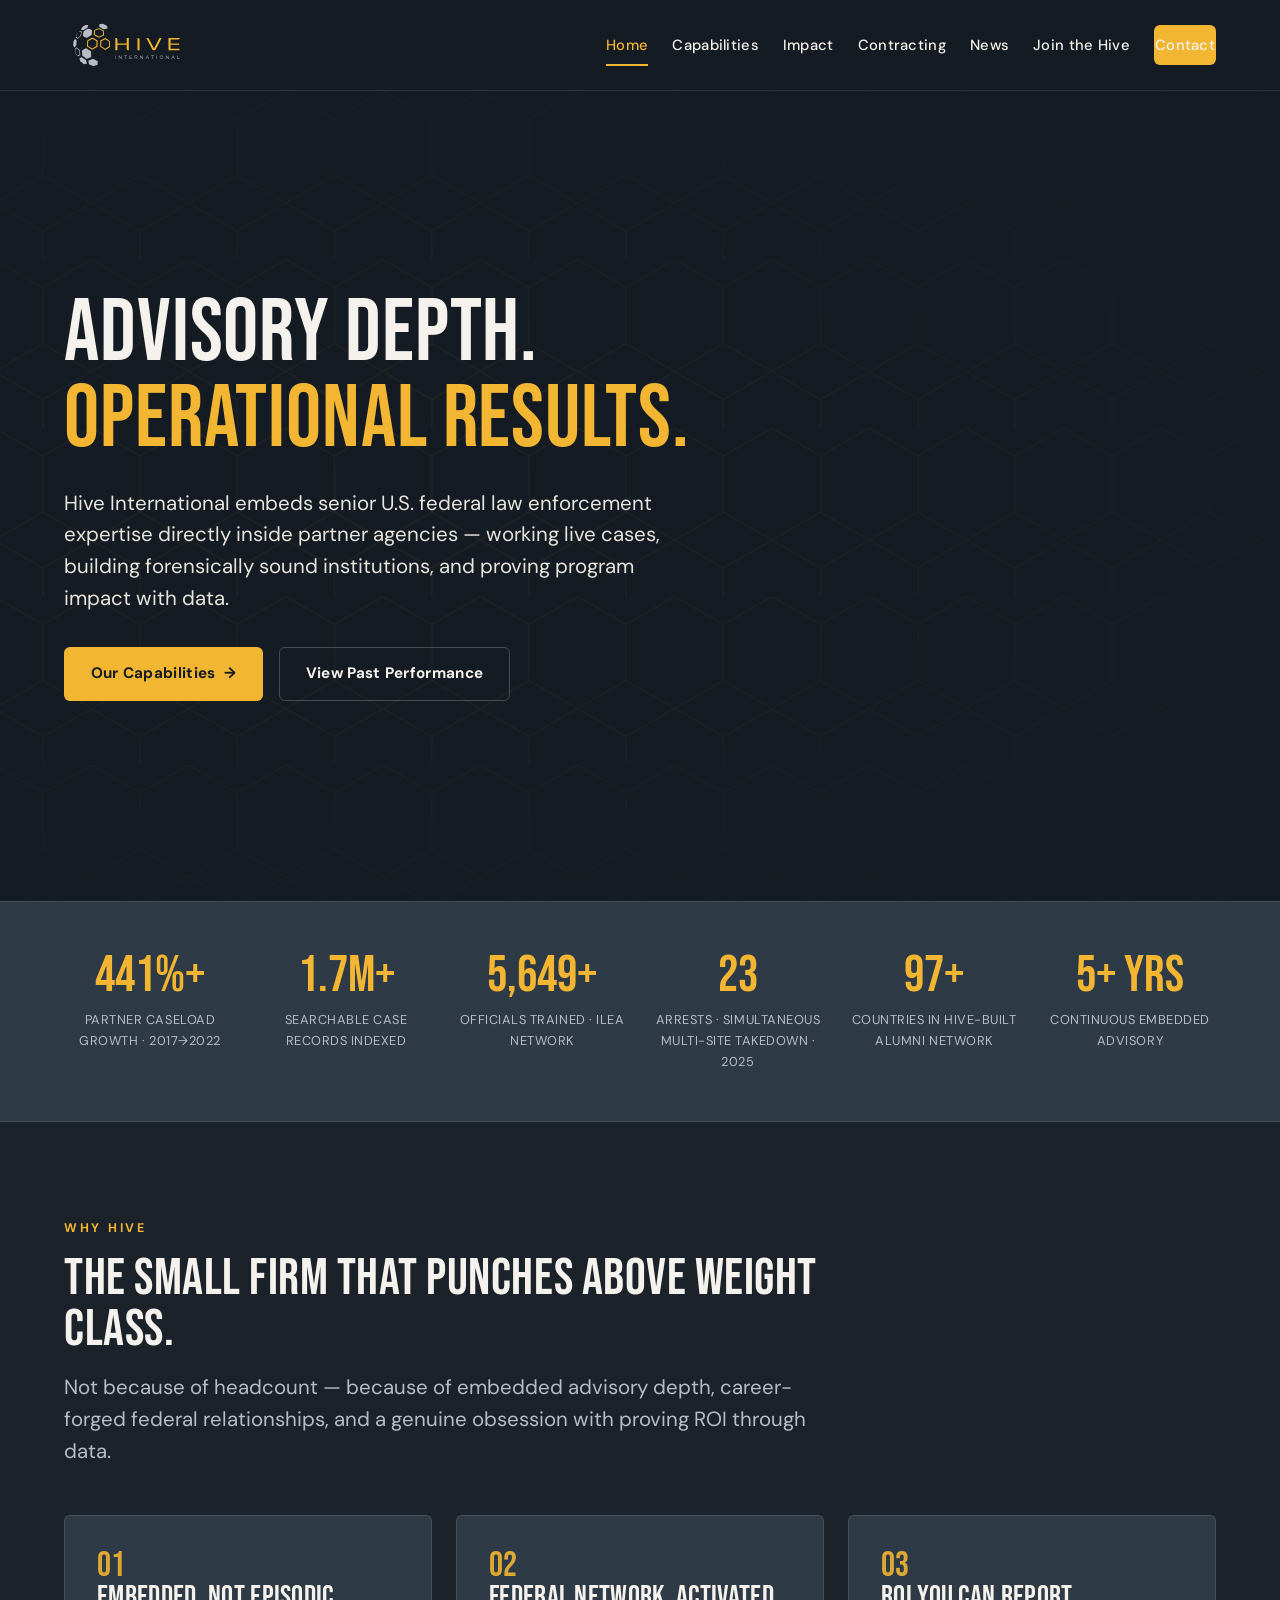
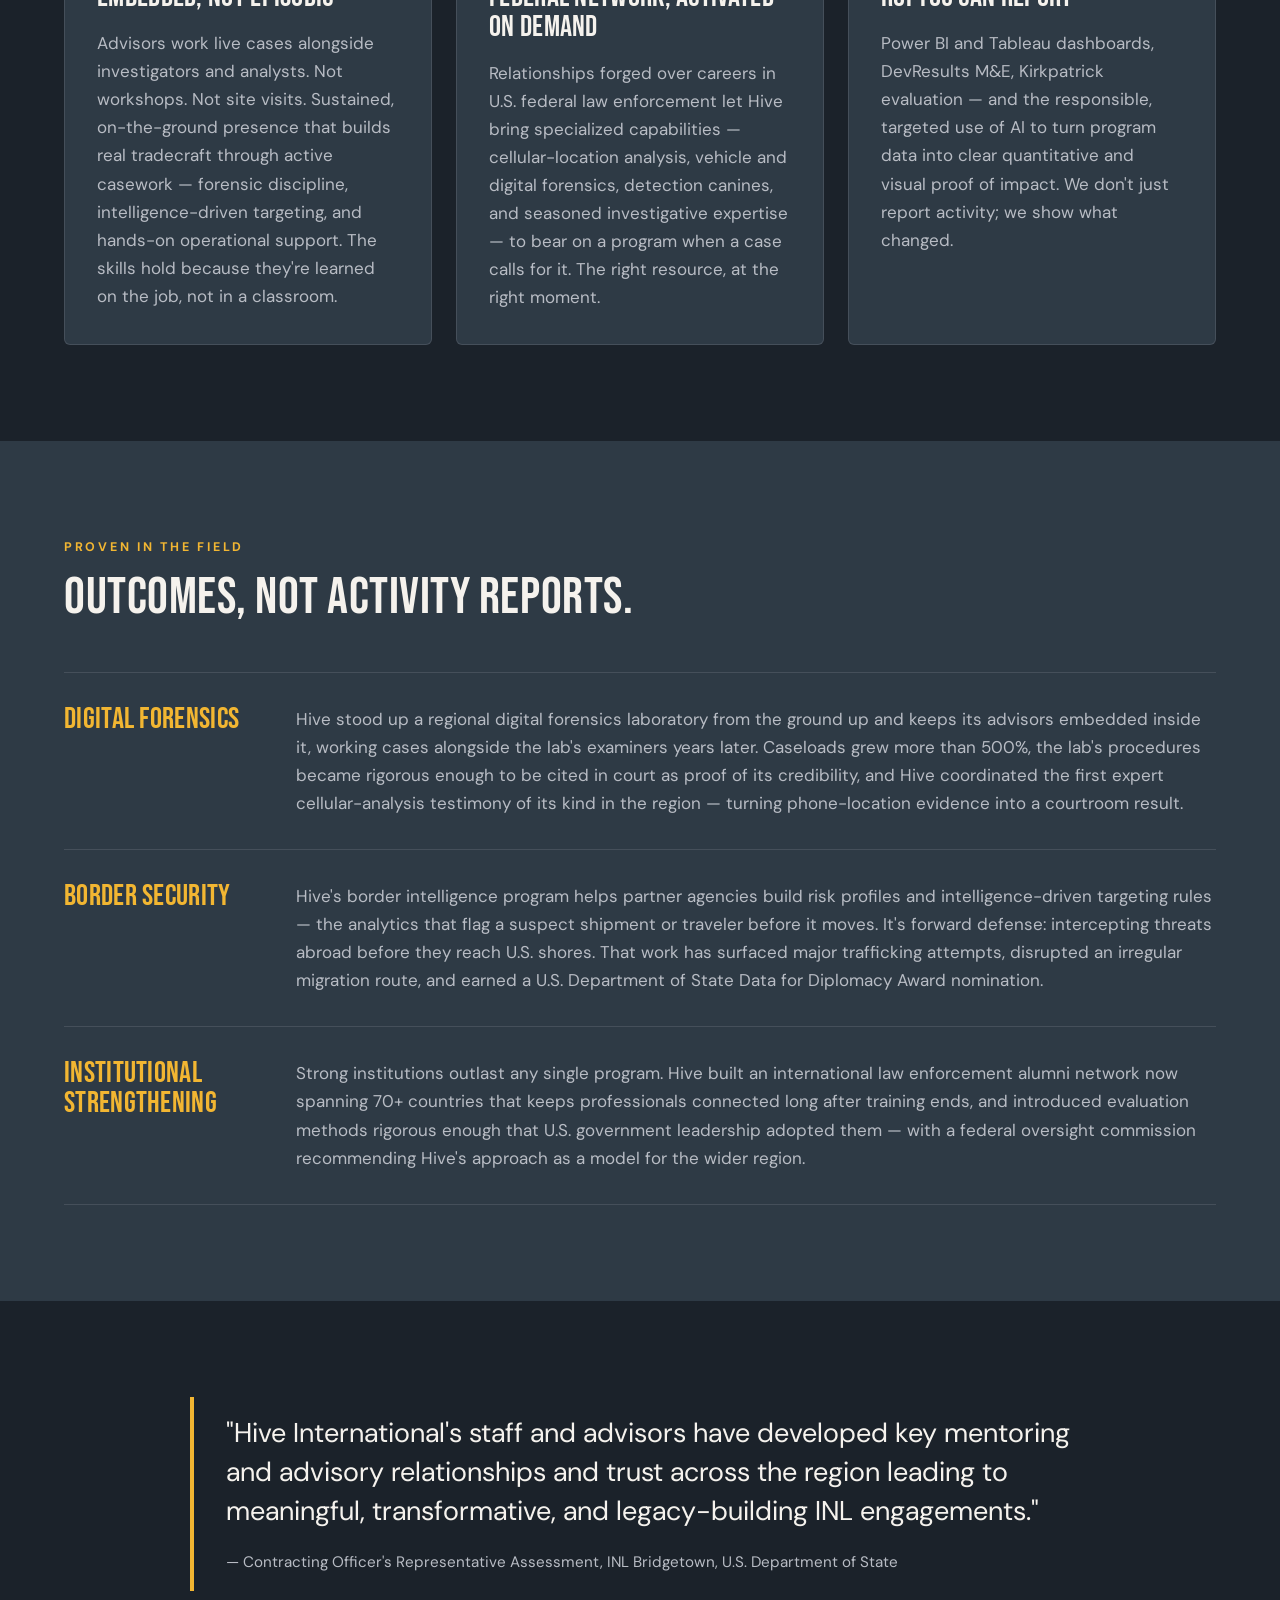
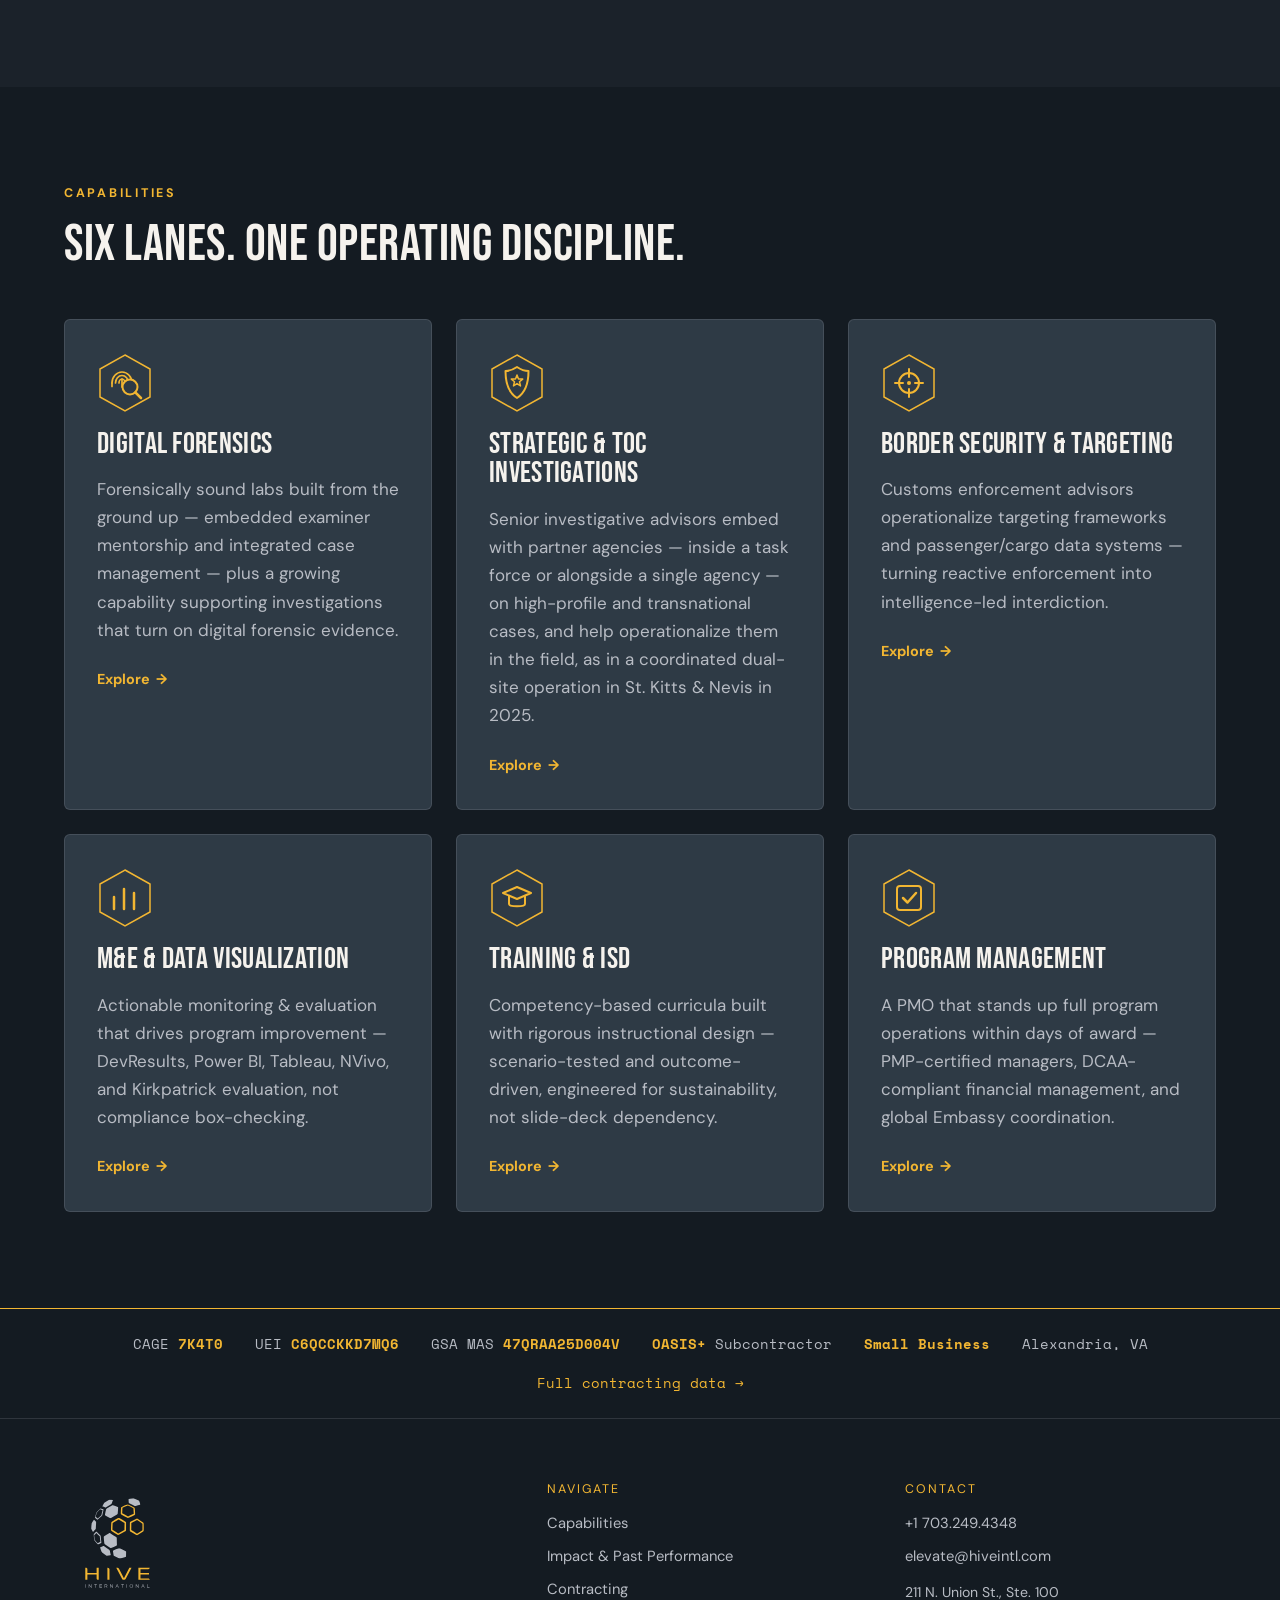
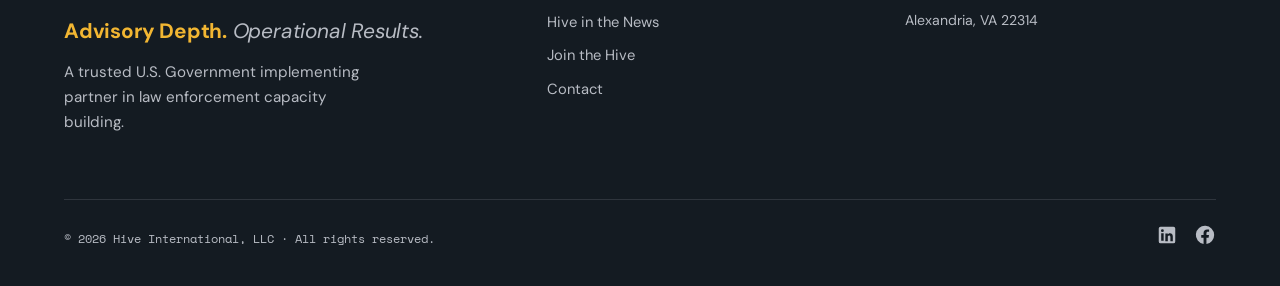
<file: index.html>
<!DOCTYPE html>
<html lang="en">
<head>
  <meta charset="UTF-8">
  <meta name="viewport" content="width=device-width, initial-scale=1.0">
  <title>Hive International — Advisory Depth. Operational Results.</title>
  <meta name="description" content="Hive International embeds senior U.S. federal law enforcement expertise inside partner agencies — building forensically sound institutions and proving impact with data. INL implementing partner.">
  <link rel="canonical" href="https://hiveintl.com/">

  <!-- Open Graph -->
  <meta property="og:type" content="website">
  <meta property="og:title" content="Hive International — Advisory Depth. Operational Results.">
  <meta property="og:description" content="Senior U.S. federal law enforcement expertise, embedded inside partner agencies. A trusted INL implementing partner in digital forensics, TOC, and border security.">
  <meta property="og:image" content="https://hiveintl.com/assets/img/og_card.png">
  <meta property="og:url" content="https://hiveintl.com/">

  <!-- Favicons -->
  <link rel="icon" href="assets/icons/favicon.ico" sizes="any">
  <link rel="icon" type="image/png" sizes="32x32" href="assets/icons/icon_32px.png">
  <link rel="apple-touch-icon" href="assets/icons/icon_180px.png">

  <!-- Fonts -->
  <link rel="preconnect" href="https://fonts.googleapis.com">
  <link rel="preconnect" href="https://fonts.gstatic.com" crossorigin>
  <link href="https://fonts.googleapis.com/css2?family=Bebas+Neue&family=Space+Mono:wght@400;700&family=DM+Sans:opsz,wght@9..40,400;9..40,500;9..40,700&display=swap" rel="stylesheet">

  <link rel="stylesheet" href="css/styles.css?v=4">
</head>
<body>
  <a class="skip-link" href="#main">Skip to content</a>

  <!-- ============ HEADER ============ -->
  <header class="site-header">
    <div class="container nav">
      <a class="nav-logo" href="index.html" aria-label="Hive International — home">
        <img src="assets/logos/hive_horizontal_primary.svg" alt="Hive International">
      </a>
      <button class="nav-toggle" aria-label="Toggle navigation" aria-expanded="false" aria-controls="nav-links">
        <span></span><span></span><span></span>
      </button>
      <nav class="nav-links" id="nav-links" aria-label="Primary">
        <a href="index.html" class="active">Home</a>
        <a href="capabilities.html">Capabilities</a>
        <a href="impact.html">Impact</a>
        <a href="contracting.html">Contracting</a>
        <a href="news.html">News</a>
        <a href="opportunities.html">Join the Hive</a>
        <a href="contact.html" class="btn btn-primary">Contact</a>
      </nav>
    </div>
  </header>

  <main id="main">

    <!-- ============ HERO ============ -->
    <section class="hero">
      <svg class="hero-grid" viewBox="0 0 1200 700" preserveAspectRatio="xMidYMid slice" aria-hidden="true">
        <defs>
          <pattern id="hexgrid" width="60" height="104" patternUnits="userSpaceOnUse" patternTransform="scale(1.4)">
            <path d="M30 0 L60 17.3 L60 51.9 L30 69.2 L0 51.9 L0 17.3 Z M30 69.2 L60 86.5 L60 121.1 M30 69.2 L0 86.5 L0 121.1"
                  fill="none" stroke="#F2B632" stroke-opacity="0.16" stroke-width="1"/>
          </pattern>
        </defs>
        <rect width="1200" height="700" fill="url(#hexgrid)"/>
        <!-- lit cells that gently pulse -->
        <g fill="#F2B632" class="hex-lit">
          <polygon points="252,72 294,96.3 294,144.9 252,169.2 210,144.9 210,96.3" opacity="0.0"/>
          <polygon points="420,240 462,264.3 462,312.9 420,337.2 378,312.9 378,264.3" opacity="0.0"/>
          <polygon points="924,156 966,180.3 966,228.9 924,253.2 882,228.9 882,180.3" opacity="0.0"/>
          <polygon points="756,408 798,432.3 798,480.9 756,505.2 714,480.9 714,432.3" opacity="0.0"/>
          <polygon points="600,108 642,132.3 642,180.9 600,205.2 558,180.9 558,132.3" opacity="0.0"/>
        </g>
      </svg>
      <div class="container">
        <h1 class="reveal">Advisory Depth.<span class="gold">Operational Results.</span></h1>
        <p class="lead hero-sub reveal" data-delay="1">Hive International embeds senior U.S. federal law enforcement expertise directly inside partner agencies — working live cases, building forensically sound institutions, and proving program impact with data.</p>
        <div class="hero-cta reveal" data-delay="2">
          <a href="capabilities.html" class="btn btn-primary">Our Capabilities <span class="arrow">→</span></a>
          <a href="impact.html" class="btn btn-secondary">View Past Performance</a>
        </div>
      </div>
    </section>

    <!-- ============ COUNTER BAR ============ -->
    <!-- PLACEHOLDER METRICS: current figures are contract-specific. To be replaced
         with company-wide metrics accrued over the years (Matt compiling). -->
    <section class="counter-bar" aria-label="Impact by the numbers" style="padding:0;">
      <div class="container">
        <div class="counter-grid">
          <div class="counter reveal"><div class="num" data-target="500" data-suffix="%+">0</div><div class="label">Partner Caseload Growth · 2017→2022</div></div>
          <div class="counter reveal" data-delay="1"><div class="num" data-target="1.9" data-decimals="1" data-suffix="M+">0</div><div class="label">Searchable Case Records Indexed</div></div>
          <div class="counter reveal" data-delay="2"><div class="num" data-target="6400" data-suffix="+">0</div><div class="label">Officials Trained · ILEA Network</div></div>
          <div class="counter reveal" data-delay="3"><div class="num" data-target="26">0</div><div class="label">Arrests · Simultaneous Multi-Site Takedown · 2025</div></div>
          <div class="counter reveal" data-delay="4"><div class="num" data-target="110" data-suffix="+">0</div><div class="label">Countries in Hive-Built Alumni Network</div></div>
          <div class="counter reveal" data-delay="5"><div class="num" data-target="6" data-suffix="+ yrs">0</div><div class="label">Continuous Embedded Advisory</div></div>
        </div>
      </div>
    </section>

    <!-- ============ DIFFERENTIATORS ============ -->
    <section>
      <div class="container">
        <div class="section-head reveal">
          <span class="eyebrow">Why Hive</span>
          <h2>The small firm that punches above weight class.</h2>
          <p class="lead muted">Not because of headcount — because of embedded advisory depth, career-forged federal relationships, and a genuine obsession with proving ROI through data.</p>
        </div>
        <div class="grid grid-3 diff">
          <div class="card reveal">
            <div class="num-tag">01</div>
            <h3>Embedded, Not Episodic</h3>
            <p>Advisors work live cases alongside investigators and analysts. Not workshops. Not site visits. Sustained, on-the-ground presence that builds real tradecraft through active casework — forensic discipline, intelligence-driven targeting, and hands-on operational support. The skills hold because they're learned on the job, not in a classroom.</p>
          </div>
          <div class="card reveal" data-delay="1">
            <div class="num-tag">02</div>
            <h3>Federal Network, Activated on Demand</h3>
            <p>Relationships forged over careers in U.S. federal law enforcement let Hive bring specialized capabilities — cellular-location analysis, vehicle and digital forensics, detection canines, and seasoned investigative expertise — to bear on a program when a case calls for it. The right resource, at the right moment.</p>
          </div>
          <div class="card reveal" data-delay="2">
            <div class="num-tag">03</div>
            <h3>ROI You Can Report</h3>
            <p>Power BI and Tableau dashboards, DevResults M&amp;E, Kirkpatrick evaluation — and the responsible, targeted use of AI to turn program data into clear quantitative and visual proof of impact. We don't just report activity; we show what changed.</p>
          </div>
        </div>
      </div>
    </section>

    <!-- ============ IMPACT STORY STRIP ============ -->
    <section class="bg-charcoal">
      <div class="container">
        <div class="section-head reveal">
          <span class="eyebrow">Proven in the Field</span>
          <h2>Outcomes, not activity reports.</h2>
        </div>
        <div class="story reveal">
          <h3>Digital Forensics</h3>
          <p>Hive stood up a regional digital forensics laboratory from the ground up and keeps its advisors embedded inside it, working cases alongside the lab's examiners years later. Caseloads grew more than 500%, the lab's procedures became rigorous enough to be cited in court as proof of its credibility, and Hive coordinated the first expert cellular-analysis testimony of its kind in the region — turning phone-location evidence into a courtroom result.</p>
        </div>
        <div class="story reveal">
          <h3>Border Security</h3>
          <p>Hive's border intelligence program helps partner agencies build risk profiles and intelligence-driven targeting rules — the analytics that flag a suspect shipment or traveler before it moves. It's forward defense: intercepting threats abroad before they reach U.S. shores. That work has surfaced major trafficking attempts, disrupted an irregular migration route, and earned a U.S. Department of State Data for Diplomacy Award nomination.</p>
        </div>
        <div class="story reveal">
          <h3>Institutional Strengthening</h3>
          <p>Strong institutions outlast any single program. Hive built an international law enforcement alumni network now spanning 70+ countries that keeps professionals connected long after training ends, and introduced evaluation methods rigorous enough that U.S. government leadership adopted them — with a federal oversight commission recommending Hive's approach as a model for the wider region.</p>
        </div>
      </div>
    </section>

    <!-- ============ COR QUOTE ============ -->
    <section>
      <div class="container">
        <div class="quote reveal">
          <blockquote>"Hive International's staff and advisors have developed key mentoring and advisory relationships and trust across the region leading to meaningful, transformative, and legacy-building INL engagements."</blockquote>
          <cite>— Contracting Officer's Representative Assessment, INL Bridgetown, U.S. Department of State</cite>
        </div>
      </div>
    </section>

    <!-- ============ CAPABILITIES GRID ============ -->
    <section class="bg-deep">
      <div class="container">
        <div class="section-head reveal">
          <span class="eyebrow">Capabilities</span>
          <h2>Six lanes. One operating discipline.</h2>
        </div>
        <div class="grid grid-3">
          <a class="card cap-card reveal" href="capabilities.html#digital-forensics">
            <div class="hex-icon" aria-hidden="true"><svg viewBox="0 0 56 62"><polygon class="glyph" points="28,3 53,17 53,45 28,59 3,45 3,17" fill="none" stroke-width="1.5"/><g class="glyph" fill="none" stroke-width="1.7" stroke-linecap="round"><path d="M15 31 a10 11 0 0 1 20 0"/><path d="M18.5 31 a6.5 7.5 0 0 1 13 0"/><path d="M22 31 a3 4 0 0 1 6 0"/><path d="M25 27 v8"/><path d="M15 31 v3.5"/><path d="M35 31 v3.5"/></g><circle class="glyph" cx="33" cy="35" r="7.5" fill="#2E3A45" stroke-width="2"/><path class="glyph" d="M38.3 40.3 L44 46" stroke-width="2.6" stroke-linecap="round"/></svg></div>
            <h3>Digital Forensics</h3>
            <p>Forensically sound labs built from the ground up — embedded examiner mentorship and integrated case management — plus a growing capability supporting investigations that turn on digital forensic evidence.</p>
            <span class="card-link">Explore <span class="arrow">→</span></span>
          </a>
          <a class="card cap-card reveal" data-delay="1" href="capabilities.html#toc">
            <div class="hex-icon" aria-hidden="true"><svg viewBox="0 0 56 62"><polygon class="glyph" points="28,3 53,17 53,45 28,59 3,45 3,17" fill="none" stroke-width="1.5"/><path class="glyph" d="M28 15 C23.5 18, 19 19, 16.5 19 C16.5 30, 20 41, 28 46 C36 41, 39.5 30, 39.5 19 C37 19, 32.5 18, 28 15 Z" fill="none" stroke-width="2" stroke-linejoin="round"/><polygon class="glyph" points="28,23 29.5,26.9 33.7,27.1 30.5,29.8 31.5,33.9 28,31.6 24.5,33.9 25.5,29.8 22.3,27.1 26.5,26.9" fill="none" stroke-width="1.5" stroke-linejoin="round"/></svg></div>
            <h3>Strategic &amp; TOC Investigations</h3>
            <p>Senior investigative advisors embed with partner agencies — inside a task force or alongside a single agency — on high-profile and transnational cases, and help operationalize them in the field, as in a coordinated dual-site operation in St. Kitts &amp; Nevis in 2025.</p>
            <span class="card-link">Explore <span class="arrow">→</span></span>
          </a>
          <a class="card cap-card reveal" data-delay="2" href="capabilities.html#border-security">
            <div class="hex-icon" aria-hidden="true"><svg viewBox="0 0 56 62"><polygon class="glyph" points="28,3 53,17 53,45 28,59 3,45 3,17" fill="none" stroke-width="1.5"/><g class="glyph" fill="none" stroke-width="2" stroke-linecap="round"><circle cx="28" cy="31" r="10"/><path d="M28 17 V25 M28 37 V45 M14 31 H22 M34 31 H42"/></g><circle cx="28" cy="31" r="2" fill="#F2B632" stroke="none"/></svg></div>
            <h3>Border Security &amp; Targeting</h3>
            <p>Customs enforcement advisors operationalize targeting frameworks and passenger/cargo data systems — turning reactive enforcement into intelligence-led interdiction.</p>
            <span class="card-link">Explore <span class="arrow">→</span></span>
          </a>
          <a class="card cap-card reveal" href="capabilities.html#me">
            <div class="hex-icon" aria-hidden="true"><svg viewBox="0 0 56 62"><polygon class="glyph" points="28,3 53,17 53,45 28,59 3,45 3,17" fill="none" stroke-width="1.5"/><path class="glyph" d="M17 42 V30 M27 42 V22 M37 42 V26" stroke-width="2.5" stroke-linecap="round"/></svg></div>
            <h3>M&amp;E &amp; Data Visualization</h3>
            <p>Actionable monitoring &amp; evaluation that drives program improvement — DevResults, Power BI, Tableau, NVivo, and Kirkpatrick evaluation, not compliance box-checking.</p>
            <span class="card-link">Explore <span class="arrow">→</span></span>
          </a>
          <a class="card cap-card reveal" data-delay="1" href="capabilities.html#training">
            <div class="hex-icon" aria-hidden="true"><svg viewBox="0 0 56 62"><polygon class="glyph" points="28,3 53,17 53,45 28,59 3,45 3,17" fill="none" stroke-width="1.5"/><path class="glyph" d="M14 26 L28 20 L42 26 L28 32 Z" fill="none" stroke-width="2" stroke-linejoin="round"/><path class="glyph" d="M20 29 v8 c0 3 16 3 16 0 v-8" fill="none" stroke-width="2"/></svg></div>
            <h3>Training &amp; ISD</h3>
            <p>Competency-based curricula built with rigorous instructional design — scenario-tested and outcome-driven, engineered for sustainability, not slide-deck dependency.</p>
            <span class="card-link">Explore <span class="arrow">→</span></span>
          </a>
          <a class="card cap-card reveal" data-delay="2" href="capabilities.html#pm">
            <div class="hex-icon" aria-hidden="true"><svg viewBox="0 0 56 62"><polygon class="glyph" points="28,3 53,17 53,45 28,59 3,45 3,17" fill="none" stroke-width="1.5"/><rect class="glyph" x="16" y="19" width="24" height="24" rx="3" fill="none" stroke-width="2"/><path class="glyph" d="M22 31 l4.5 4.5 l8.5 -9.5" fill="none" stroke-width="2.5" stroke-linecap="round" stroke-linejoin="round"/></svg></div>
            <h3>Program Management</h3>
            <p>A PMO that stands up full program operations within days of award — PMP-certified managers, DCAA-compliant financial management, and global Embassy coordination.</p>
            <span class="card-link">Explore <span class="arrow">→</span></span>
          </a>
        </div>
      </div>
    </section>

    <!-- ============ CONTRACTING STRIP ============ -->
    <section class="contract-strip" style="padding:0;">
      <div class="container">
        <div class="row">
          <span class="item">CAGE <b>7K4T0</b></span>
          <span class="item">UEI <b>C6QCCKKD7MQ6</b></span>
          <span class="item">GSA MAS <b>47QRAA25D004V</b></span>
          <span class="item"><b>OASIS+</b> Subcontractor</span>
          <span class="item"><b>Small Business</b></span>
          <span class="item">Alexandria, VA</span>
          <span class="item"><a href="contracting.html">Full contracting data →</a></span>
        </div>
      </div>
    </section>

  </main>

  <!-- ============ FOOTER ============ -->
  <footer class="site-footer">
    <div class="container">
      <div class="footer-grid">
        <div>
          <div class="footer-logo"><img src="assets/logos/hive_stacked_primary.svg" alt="Hive International"></div>
          <p class="tagline-lockup tagline-sm"><span class="td">Advisory Depth.</span> <span class="tr">Operational Results.</span></p>
          <p class="footer-tag">A trusted U.S. Government implementing partner in law enforcement capacity building.</p>
        </div>
        <div class="footer-col">
          <h4>Navigate</h4>
          <a href="capabilities.html">Capabilities</a>
          <a href="impact.html">Impact &amp; Past Performance</a>
          <a href="contracting.html">Contracting</a>
          <a href="news.html">Hive in the News</a>
          <a href="opportunities.html">Join the Hive</a>
          <a href="contact.html">Contact</a>
        </div>
        <div class="footer-col">
          <h4>Contact</h4>
          <a href="tel:+17032494348">+1 703.249.4348</a>
          <a href="mailto:elevate@hiveintl.com">elevate@hiveintl.com</a>
          <span class="footer-tag" style="font-size:.88rem;">211 N. Union St., Ste. 100<br>Alexandria, VA 22314</span>
        </div>
      </div>
      <div class="footer-bottom">
        <span class="mono">© <span data-year>2026</span> Hive International, LLC · All rights reserved.</span>
        <div class="footer-social">
          <a href="https://www.linkedin.com/company/hive-international-llc" target="_blank" rel="noopener" aria-label="Hive International on LinkedIn">
            <svg viewBox="0 0 24 24" fill="currentColor" aria-hidden="true"><path d="M19 3a2 2 0 0 1 2 2v14a2 2 0 0 1-2 2H5a2 2 0 0 1-2-2V5a2 2 0 0 1 2-2h14zM8.34 18.34V9.99H5.67v8.35h2.67zM7 8.8a1.55 1.55 0 1 0 0-3.1 1.55 1.55 0 0 0 0 3.1zm11.34 9.54v-4.57c0-2.45-1.31-3.59-3.06-3.59-1.41 0-2.04.78-2.39 1.32v-1.13h-2.67c.04.75 0 8.35 0 8.35h2.67v-4.66c0-.24.02-.48.09-.65.19-.48.63-.97 1.37-.97.97 0 1.36.73 1.36 1.81v4.47h2.63z"/></svg>
          </a>
          <a href="https://www.facebook.com/HIVEinternationalllc" target="_blank" rel="noopener" aria-label="Hive International on Facebook">
            <svg viewBox="0 0 24 24" fill="currentColor" aria-hidden="true"><path d="M22 12a10 10 0 1 0-11.56 9.88v-6.99H7.9V12h2.54V9.8c0-2.5 1.49-3.89 3.78-3.89 1.09 0 2.24.2 2.24.2v2.46h-1.26c-1.24 0-1.63.77-1.63 1.56V12h2.78l-.44 2.89h-2.34v6.99A10 10 0 0 0 22 12z"/></svg>
          </a>
        </div>
      </div>
    </div>
  </footer>

  <script src="js/main.js?v=5" defer></script>
  <style>
    /* Hero lit-cell pulse — disabled under reduced-motion via global rule */
    .hex-lit polygon { animation: hexpulse 7s ease-in-out infinite; }
    .hex-lit polygon:nth-child(2) { animation-delay: 1.4s; }
    .hex-lit polygon:nth-child(3) { animation-delay: 2.8s; }
    .hex-lit polygon:nth-child(4) { animation-delay: 4.2s; }
    .hex-lit polygon:nth-child(5) { animation-delay: 5.6s; }
    @keyframes hexpulse { 0%,100% { opacity: 0; } 50% { opacity: 0.22; } }
  </style>
</body>
</html>
</file>
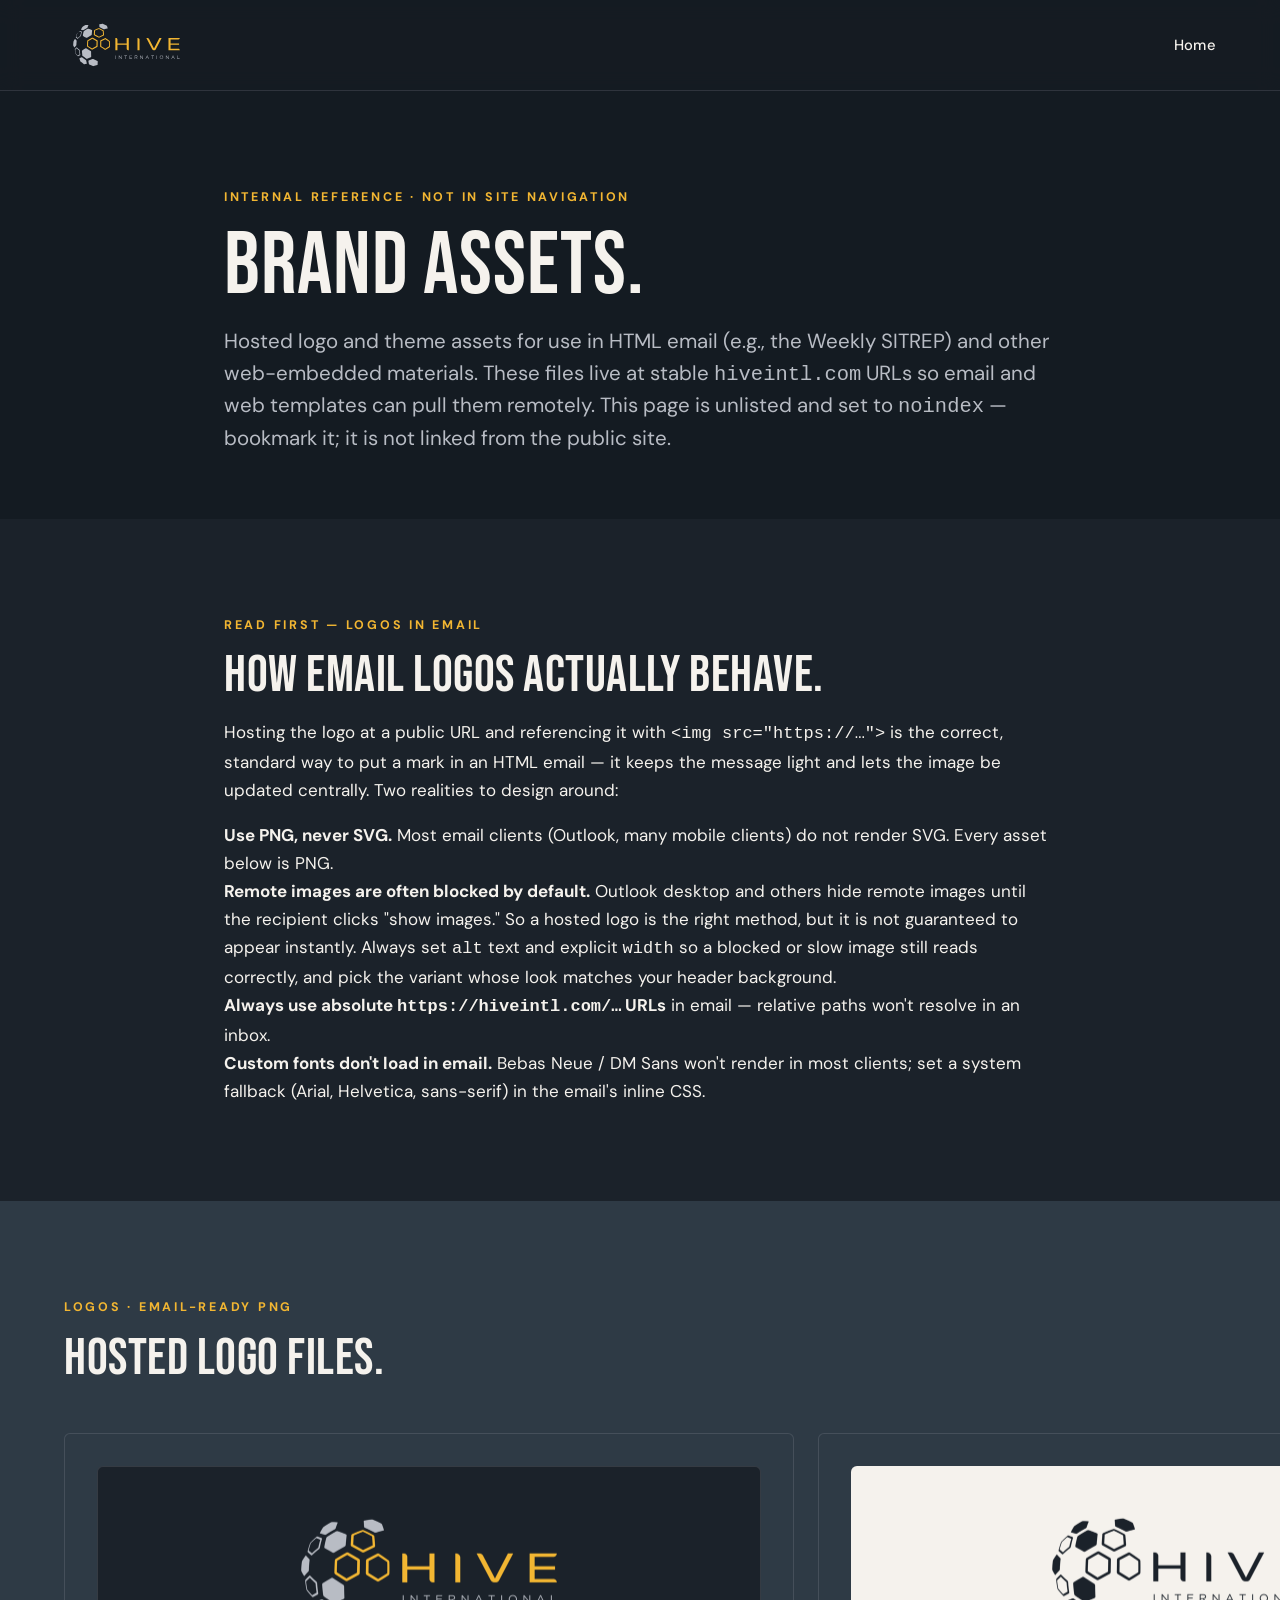
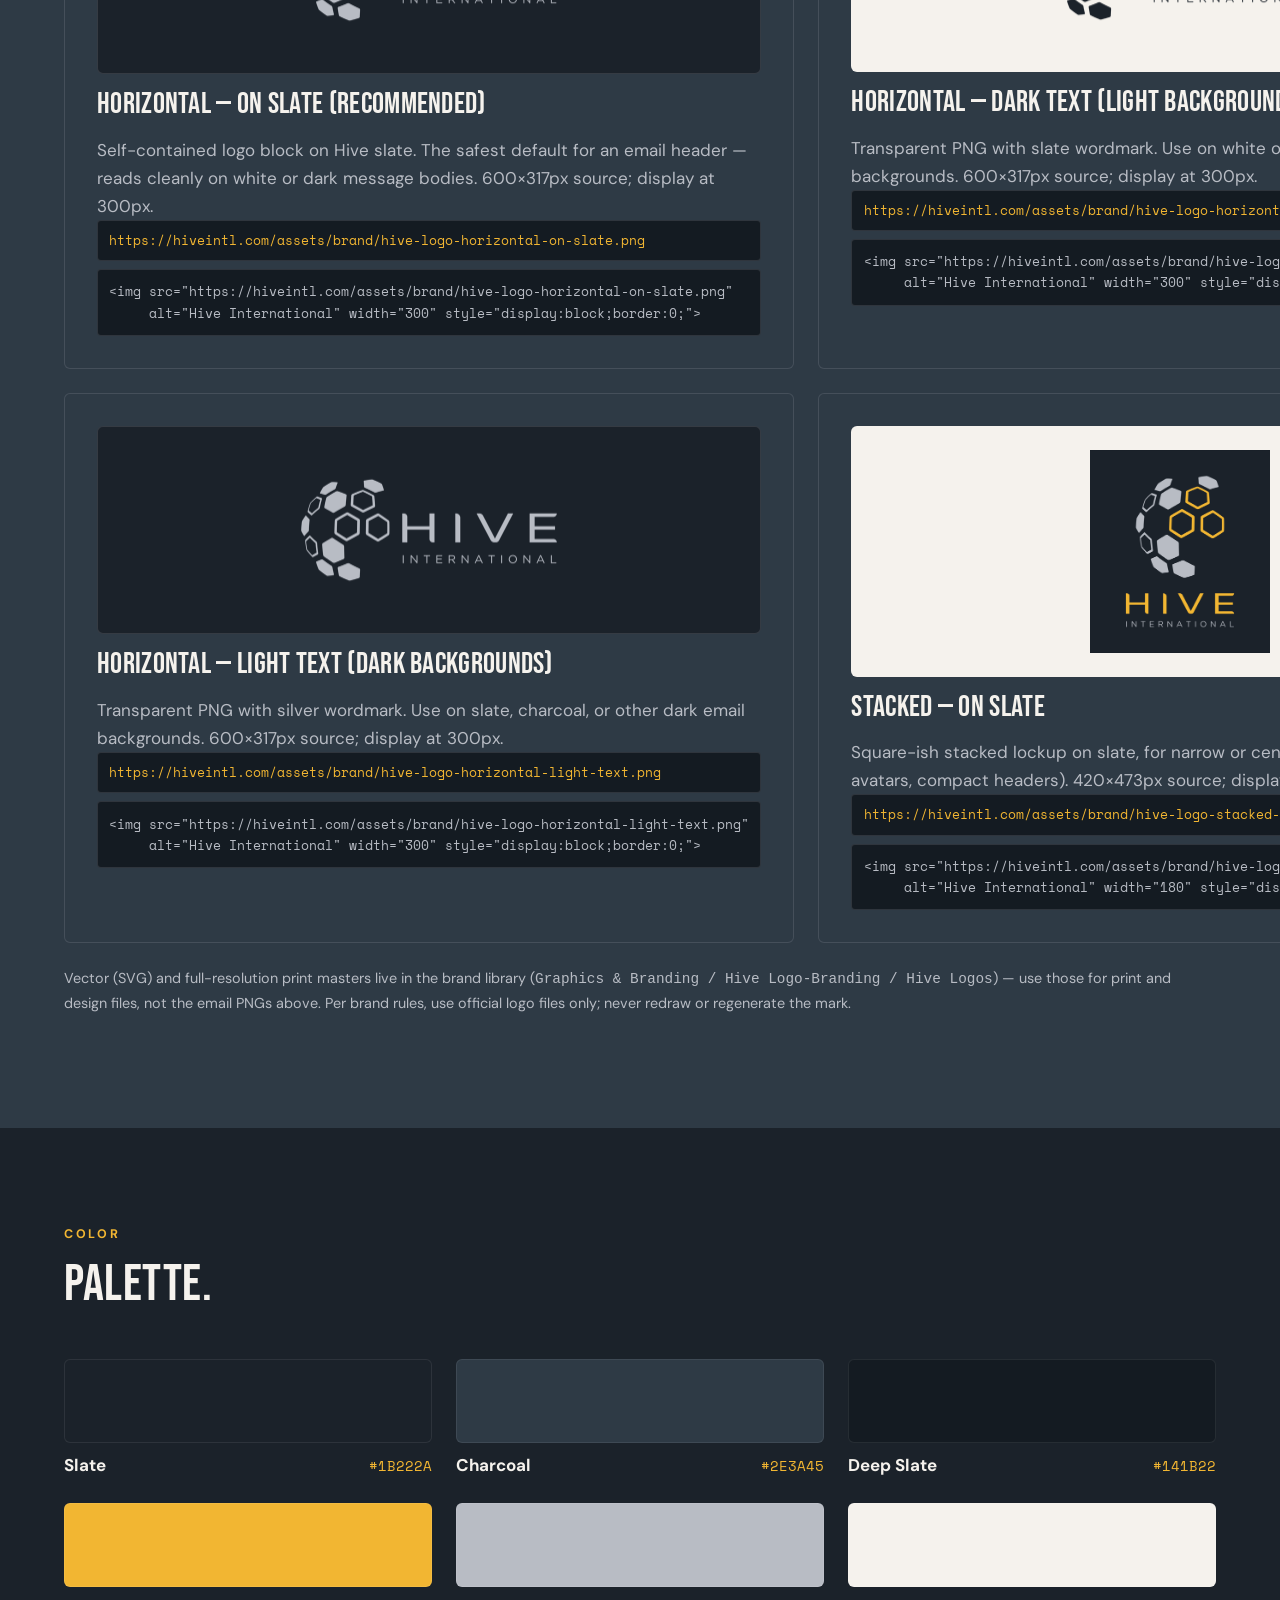
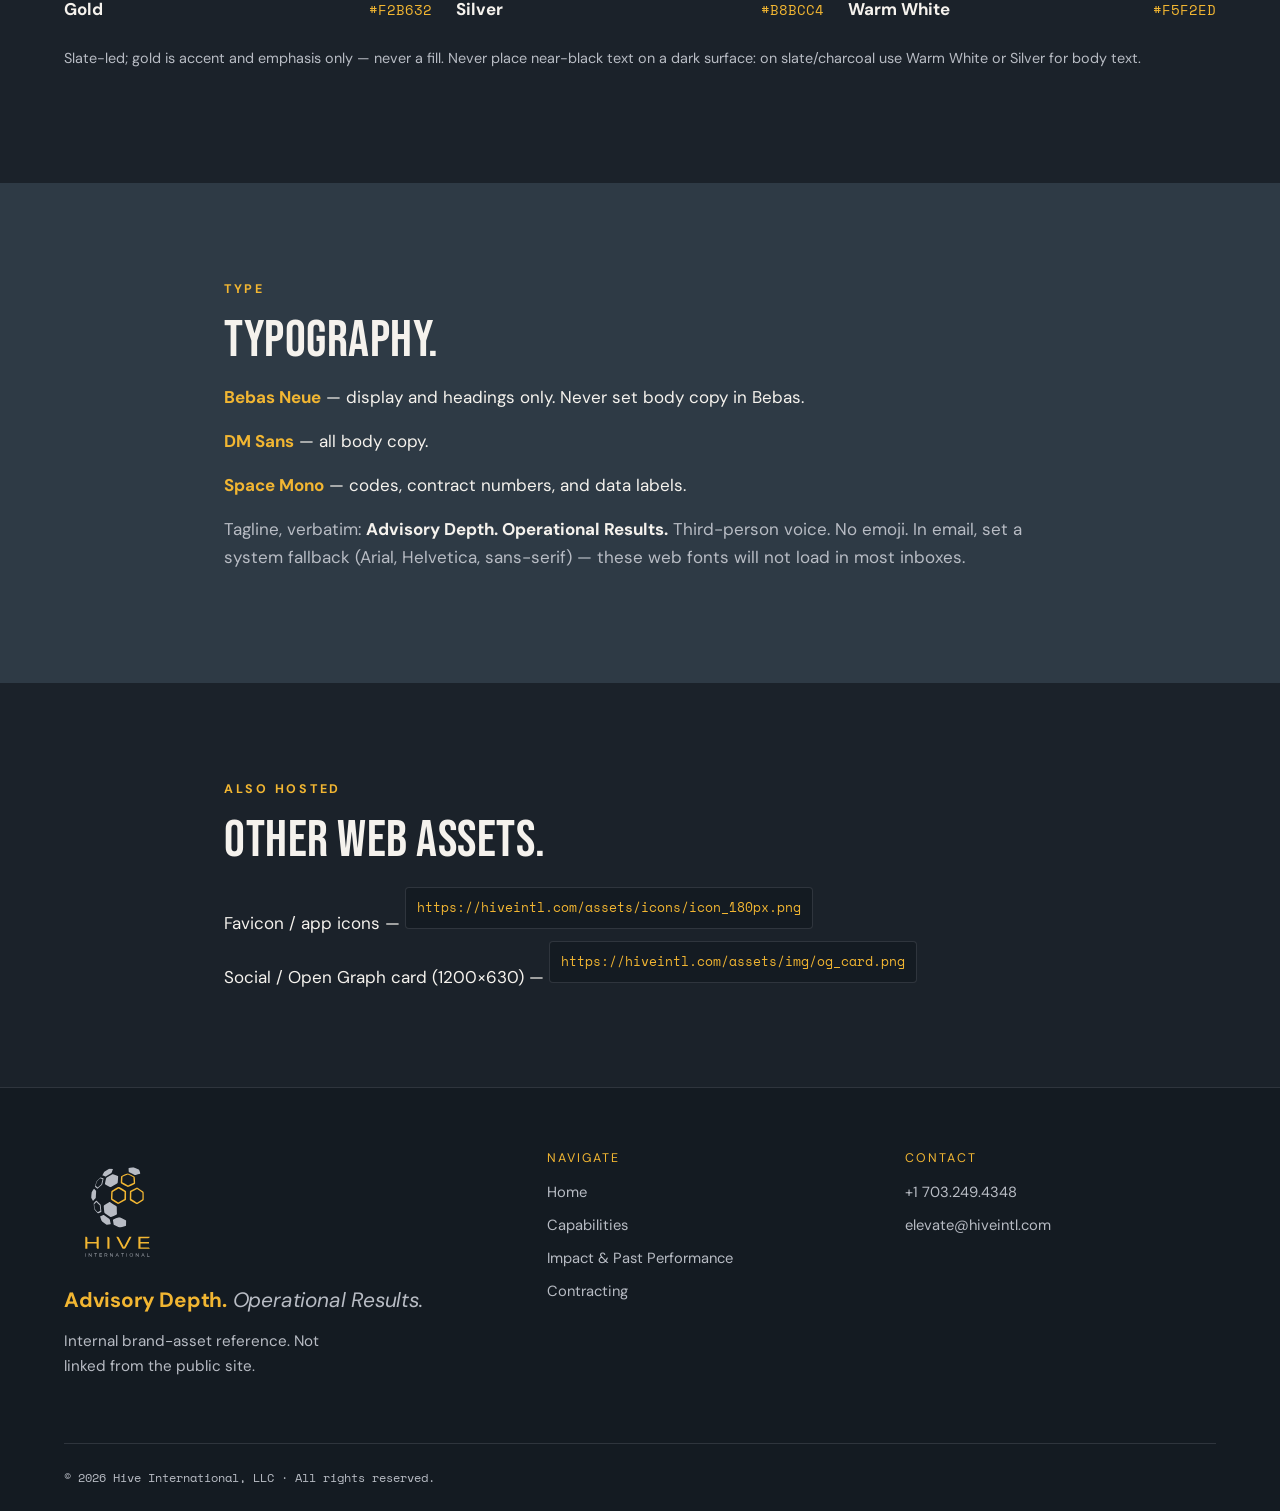
<file: brand-assets.html>
<!DOCTYPE html>
<html lang="en">
<head>
  <meta charset="UTF-8">
  <meta name="viewport" content="width=device-width, initial-scale=1.0">
  <meta name="robots" content="noindex, nofollow">
  <title>Brand Assets (Internal) — Hive International</title>
  <link rel="icon" href="assets/icons/favicon.ico" sizes="any">
  <link rel="icon" type="image/png" sizes="32x32" href="assets/icons/icon_32px.png">
  <link rel="apple-touch-icon" href="assets/icons/icon_180px.png">
  <link rel="preconnect" href="https://fonts.googleapis.com">
  <link rel="preconnect" href="https://fonts.gstatic.com" crossorigin>
  <link href="https://fonts.googleapis.com/css2?family=Bebas+Neue&family=Space+Mono:wght@400;700&family=DM+Sans:opsz,wght@9..40,400;9..40,500;9..40,700&display=swap" rel="stylesheet">
  <link rel="stylesheet" href="css/styles.css?v=4">
  <style>
    /* page-local helpers for the asset reference */
    .asset-url { font-family: var(--font-mono, 'Space Mono', monospace); font-size: .82rem; color: var(--gold);
      background: var(--deep-slate, #141B22); border: 1px solid var(--line, #2E3A45); border-radius: 4px;
      padding: .55rem .7rem; display: block; overflow-x: auto; white-space: nowrap; -webkit-user-select: all; user-select: all; }
    .snippet { font-family: var(--font-mono, 'Space Mono', monospace); font-size: .8rem; color: var(--silver);
      background: var(--deep-slate, #141B22); border: 1px solid var(--line, #2E3A45); border-radius: 4px;
      padding: .7rem; display: block; overflow-x: auto; white-space: pre; margin-top: .5rem; -webkit-user-select: all; user-select: all; }
    .logo-stage { border-radius: 6px; padding: var(--sp-3); display: flex; align-items: center; justify-content: center; min-height: 130px; margin-bottom: var(--sp-2); }
    .stage-white { background: #F5F2ED; }
    .stage-slate { background: #1B222A; border: 1px solid var(--line, #2E3A45); }
    .swatch { border-radius: 6px; height: 84px; border: 1px solid rgba(255,255,255,.08); }
    .sw-row { display: flex; justify-content: space-between; align-items: baseline; margin-top: .5rem; }
    .sw-row .name { font-weight: 700; }
    .sw-row .hex { font-family: var(--font-mono, 'Space Mono', monospace); color: var(--gold); font-size: .85rem; -webkit-user-select: all; user-select: all; }
  </style>
</head>
<body>
  <a class="skip-link" href="#main">Skip to content</a>

  <header class="site-header">
    <div class="container nav">
      <a class="nav-logo" href="index.html" aria-label="Hive International — home">
        <img src="assets/logos/hive_horizontal_primary.svg" alt="Hive International">
      </a>
      <nav class="nav-links" aria-label="Primary">
        <a href="index.html">Home</a>
      </nav>
    </div>
  </header>

  <main id="main">

    <!-- Page header -->
    <section class="bg-deep" style="padding-top:var(--sp-7);padding-bottom:var(--sp-5);">
      <div class="container narrow">
        <span class="eyebrow">Internal Reference · Not in site navigation</span>
        <h1>Brand assets.</h1>
        <p class="lead muted">Hosted logo and theme assets for use in HTML email (e.g., the Weekly SITREP) and other web-embedded materials. These files live at stable <code>hiveintl.com</code> URLs so email and web templates can pull them remotely. This page is unlisted and set to <code>noindex</code> — bookmark it; it is not linked from the public site.</p>
      </div>
    </section>

    <!-- Email usage notes FIRST (most important) -->
    <section>
      <div class="container narrow">
        <span class="eyebrow">Read First — Logos in Email</span>
        <h2>How email logos actually behave.</h2>
        <p class="reveal">Hosting the logo at a public URL and referencing it with <code>&lt;img src="https://…"&gt;</code> is the correct, standard way to put a mark in an HTML email — it keeps the message light and lets the image be updated centrally. Two realities to design around:</p>
        <ul class="outcomes" style="margin-top:var(--sp-2);">
          <li><strong style="color:var(--warm-white);">Use PNG, never SVG.</strong> Most email clients (Outlook, many mobile clients) do not render SVG. Every asset below is PNG.</li>
          <li><strong style="color:var(--warm-white);">Remote images are often blocked by default.</strong> Outlook desktop and others hide remote images until the recipient clicks "show images." So a hosted logo is the right method, but it is not guaranteed to appear instantly. Always set <code>alt</code> text and explicit <code>width</code> so a blocked or slow image still reads correctly, and pick the variant whose look matches your header background.</li>
          <li><strong style="color:var(--warm-white);">Always use absolute <code>https://hiveintl.com/…</code> URLs</strong> in email — relative paths won't resolve in an inbox.</li>
          <li><strong style="color:var(--warm-white);">Custom fonts don't load in email.</strong> Bebas Neue / DM Sans won't render in most clients; set a system fallback (Arial, Helvetica, sans-serif) in the email's inline CSS.</li>
        </ul>
      </div>
    </section>

    <!-- Logos -->
    <section class="bg-charcoal">
      <div class="container">
        <div class="section-head">
          <span class="eyebrow">Logos · Email-Ready PNG</span>
          <h2>Hosted logo files.</h2>
        </div>
        <div class="grid grid-2">

          <article class="card">
            <div class="logo-stage stage-slate">
              <img src="assets/brand/hive-logo-horizontal-on-slate.png" alt="Hive International logo on slate" style="max-width:300px;width:100%;height:auto;">
            </div>
            <h3>Horizontal — on slate (recommended)</h3>
            <p>Self-contained logo block on Hive slate. The safest default for an email header — reads cleanly on white or dark message bodies. 600×317px source; display at 300px.</p>
            <span class="asset-url">https://hiveintl.com/assets/brand/hive-logo-horizontal-on-slate.png</span>
            <span class="snippet">&lt;img src="https://hiveintl.com/assets/brand/hive-logo-horizontal-on-slate.png"
     alt="Hive International" width="300" style="display:block;border:0;"&gt;</span>
          </article>

          <article class="card">
            <div class="logo-stage stage-white">
              <img src="assets/brand/hive-logo-horizontal-dark-text.png" alt="Hive International logo, dark text" style="max-width:300px;width:100%;height:auto;">
            </div>
            <h3>Horizontal — dark text (light backgrounds)</h3>
            <p>Transparent PNG with slate wordmark. Use on white or warm-white email backgrounds. 600×317px source; display at 300px.</p>
            <span class="asset-url">https://hiveintl.com/assets/brand/hive-logo-horizontal-dark-text.png</span>
            <span class="snippet">&lt;img src="https://hiveintl.com/assets/brand/hive-logo-horizontal-dark-text.png"
     alt="Hive International" width="300" style="display:block;border:0;"&gt;</span>
          </article>

          <article class="card">
            <div class="logo-stage stage-slate">
              <img src="assets/brand/hive-logo-horizontal-light-text.png" alt="Hive International logo, light text" style="max-width:300px;width:100%;height:auto;">
            </div>
            <h3>Horizontal — light text (dark backgrounds)</h3>
            <p>Transparent PNG with silver wordmark. Use on slate, charcoal, or other dark email backgrounds. 600×317px source; display at 300px.</p>
            <span class="asset-url">https://hiveintl.com/assets/brand/hive-logo-horizontal-light-text.png</span>
            <span class="snippet">&lt;img src="https://hiveintl.com/assets/brand/hive-logo-horizontal-light-text.png"
     alt="Hive International" width="300" style="display:block;border:0;"&gt;</span>
          </article>

          <article class="card">
            <div class="logo-stage stage-white">
              <img src="assets/brand/hive-logo-stacked-on-slate.png" alt="Hive International stacked logo on slate" style="max-width:180px;width:100%;height:auto;">
            </div>
            <h3>Stacked — on slate</h3>
            <p>Square-ish stacked lockup on slate, for narrow or centered placements (social avatars, compact headers). 420×473px source; display ~180px.</p>
            <span class="asset-url">https://hiveintl.com/assets/brand/hive-logo-stacked-on-slate.png</span>
            <span class="snippet">&lt;img src="https://hiveintl.com/assets/brand/hive-logo-stacked-on-slate.png"
     alt="Hive International" width="180" style="display:block;border:0;"&gt;</span>
          </article>

        </div>
        <p class="muted" style="margin-top:var(--sp-3);font-size:.9rem;">Vector (SVG) and full-resolution print masters live in the brand library (<code>Graphics &amp; Branding / Hive Logo-Branding / Hive Logos</code>) — use those for print and design files, not the email PNGs above. Per brand rules, use official logo files only; never redraw or regenerate the mark.</p>
      </div>
    </section>

    <!-- Palette -->
    <section>
      <div class="container">
        <div class="section-head">
          <span class="eyebrow">Color</span>
          <h2>Palette.</h2>
        </div>
        <div class="grid grid-3">
          <div><div class="swatch" style="background:#1B222A;"></div><div class="sw-row"><span class="name">Slate</span><span class="hex">#1B222A</span></div></div>
          <div><div class="swatch" style="background:#2E3A45;"></div><div class="sw-row"><span class="name">Charcoal</span><span class="hex">#2E3A45</span></div></div>
          <div><div class="swatch" style="background:#141B22;"></div><div class="sw-row"><span class="name">Deep Slate</span><span class="hex">#141B22</span></div></div>
          <div><div class="swatch" style="background:#F2B632;"></div><div class="sw-row"><span class="name">Gold</span><span class="hex">#F2B632</span></div></div>
          <div><div class="swatch" style="background:#B8BCC4;"></div><div class="sw-row"><span class="name">Silver</span><span class="hex">#B8BCC4</span></div></div>
          <div><div class="swatch" style="background:#F5F2ED;"></div><div class="sw-row"><span class="name">Warm White</span><span class="hex">#F5F2ED</span></div></div>
        </div>
        <p class="muted" style="margin-top:var(--sp-3);font-size:.9rem;">Slate-led; gold is accent and emphasis only — never a fill. Never place near-black text on a dark surface: on slate/charcoal use Warm White or Silver for body text.</p>
      </div>
    </section>

    <!-- Type -->
    <section class="bg-charcoal">
      <div class="container narrow">
        <span class="eyebrow">Type</span>
        <h2>Typography.</h2>
        <p class="reveal"><strong style="color:var(--gold);">Bebas Neue</strong> — display and headings only. Never set body copy in Bebas.</p>
        <p class="reveal"><strong style="color:var(--gold);">DM Sans</strong> — all body copy.</p>
        <p class="reveal"><strong style="color:var(--gold);">Space Mono</strong> — codes, contract numbers, and data labels.</p>
        <p class="muted" style="margin-top:var(--sp-2);">Tagline, verbatim: <strong style="color:var(--warm-white);">Advisory Depth. Operational Results.</strong> Third-person voice. No emoji. In email, set a system fallback (Arial, Helvetica, sans-serif) — these web fonts will not load in most inboxes.</p>
      </div>
    </section>

    <!-- Other hosted assets -->
    <section>
      <div class="container narrow">
        <span class="eyebrow">Also Hosted</span>
        <h2>Other web assets.</h2>
        <ul class="outcomes" style="margin-top:var(--sp-2);">
          <li>Favicon / app icons — <span class="asset-url" style="display:inline-block;margin-top:.3rem;">https://hiveintl.com/assets/icons/icon_180px.png</span></li>
          <li>Social / Open Graph card (1200×630) — <span class="asset-url" style="display:inline-block;margin-top:.3rem;">https://hiveintl.com/assets/img/og_card.png</span></li>
        </ul>
      </div>
    </section>

  </main>

  <footer class="site-footer">
    <div class="container">
      <div class="footer-grid">
        <div>
          <div class="footer-logo"><img src="assets/logos/hive_stacked_primary.svg" alt="Hive International"></div>
          <p class="tagline-lockup tagline-sm"><span class="td">Advisory Depth.</span> <span class="tr">Operational Results.</span></p>
          <p class="footer-tag">Internal brand-asset reference. Not linked from the public site.</p>
        </div>
        <div class="footer-col">
          <h4>Navigate</h4>
          <a href="index.html">Home</a>
          <a href="capabilities.html">Capabilities</a>
          <a href="impact.html">Impact &amp; Past Performance</a>
          <a href="contracting.html">Contracting</a>
        </div>
        <div class="footer-col">
          <h4>Contact</h4>
          <a href="tel:+17032494348">+1 703.249.4348</a>
          <a href="mailto:elevate@hiveintl.com">elevate@hiveintl.com</a>
        </div>
      </div>
      <div class="footer-bottom">
        <span class="mono">© <span data-year>2026</span> Hive International, LLC · All rights reserved.</span>
      </div>
    </div>
  </footer>

  <script src="js/main.js?v=5" defer></script>
</body>
</html>
</file>
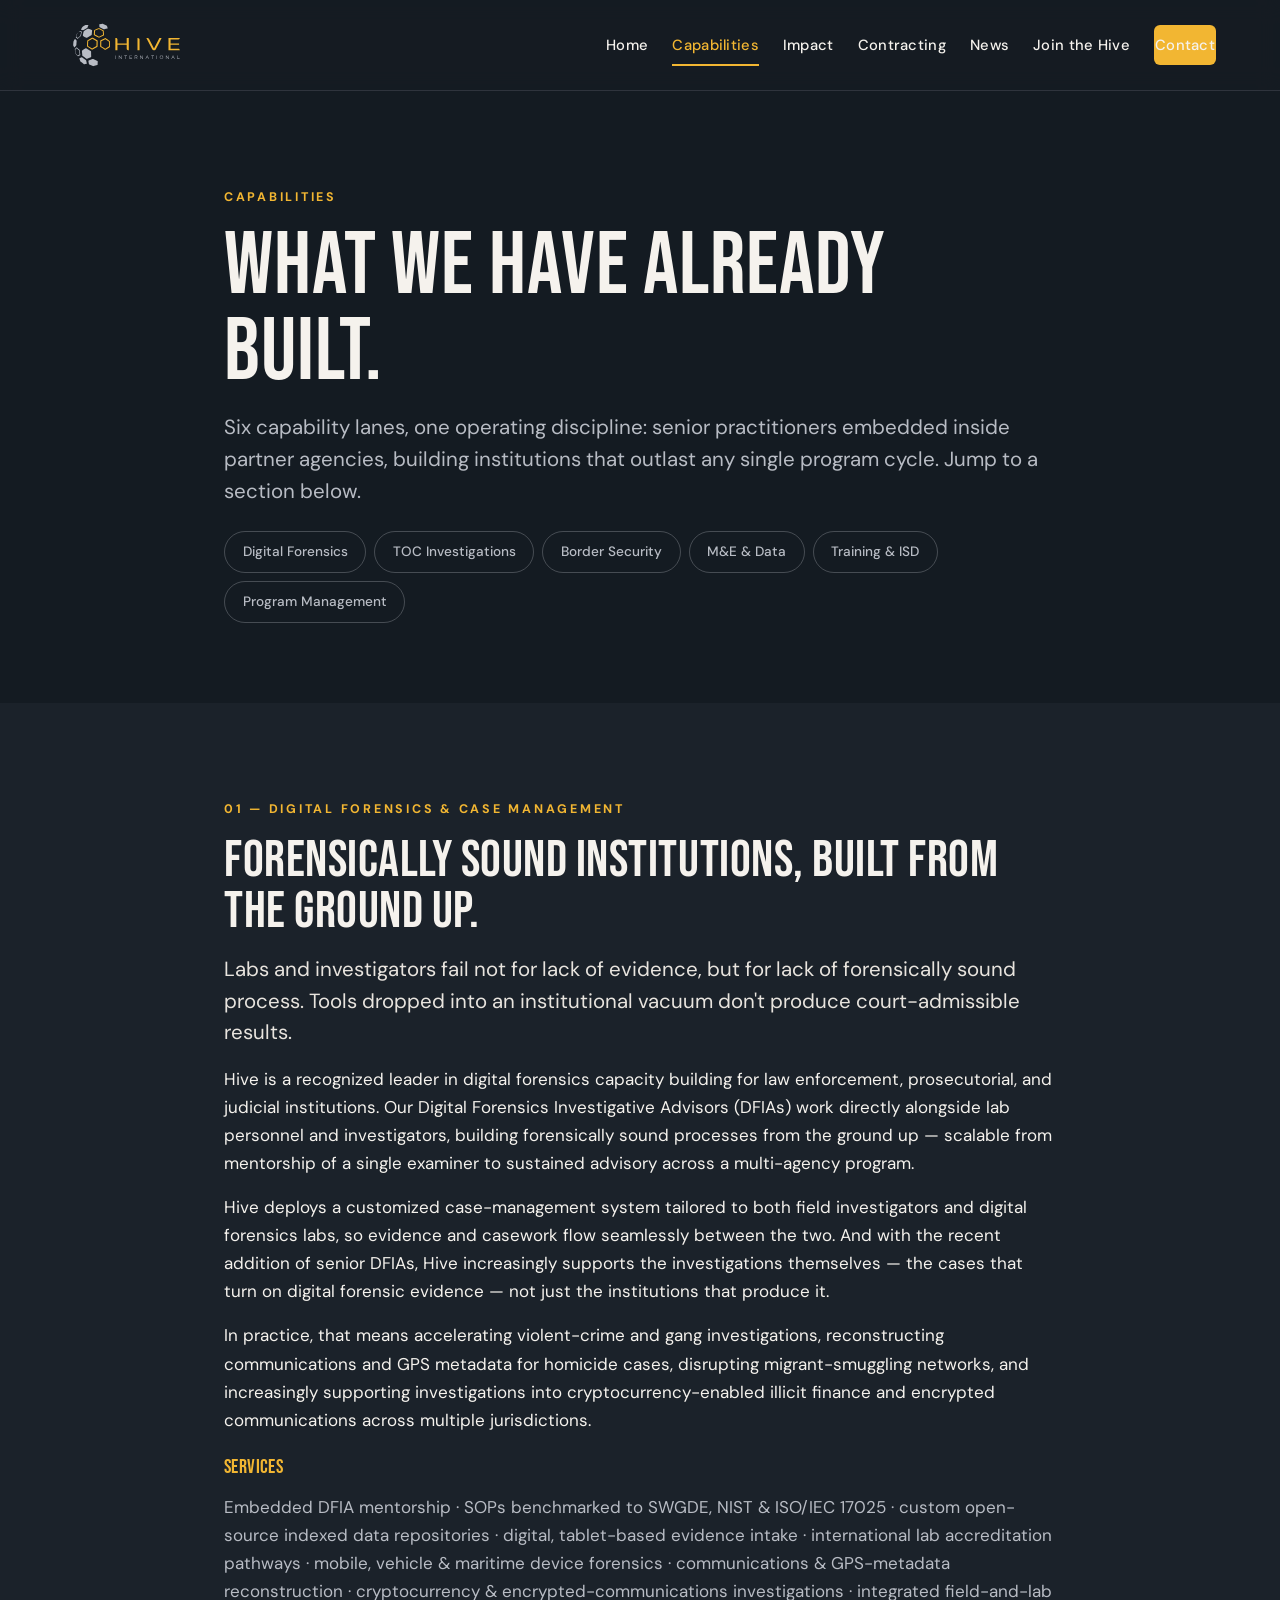
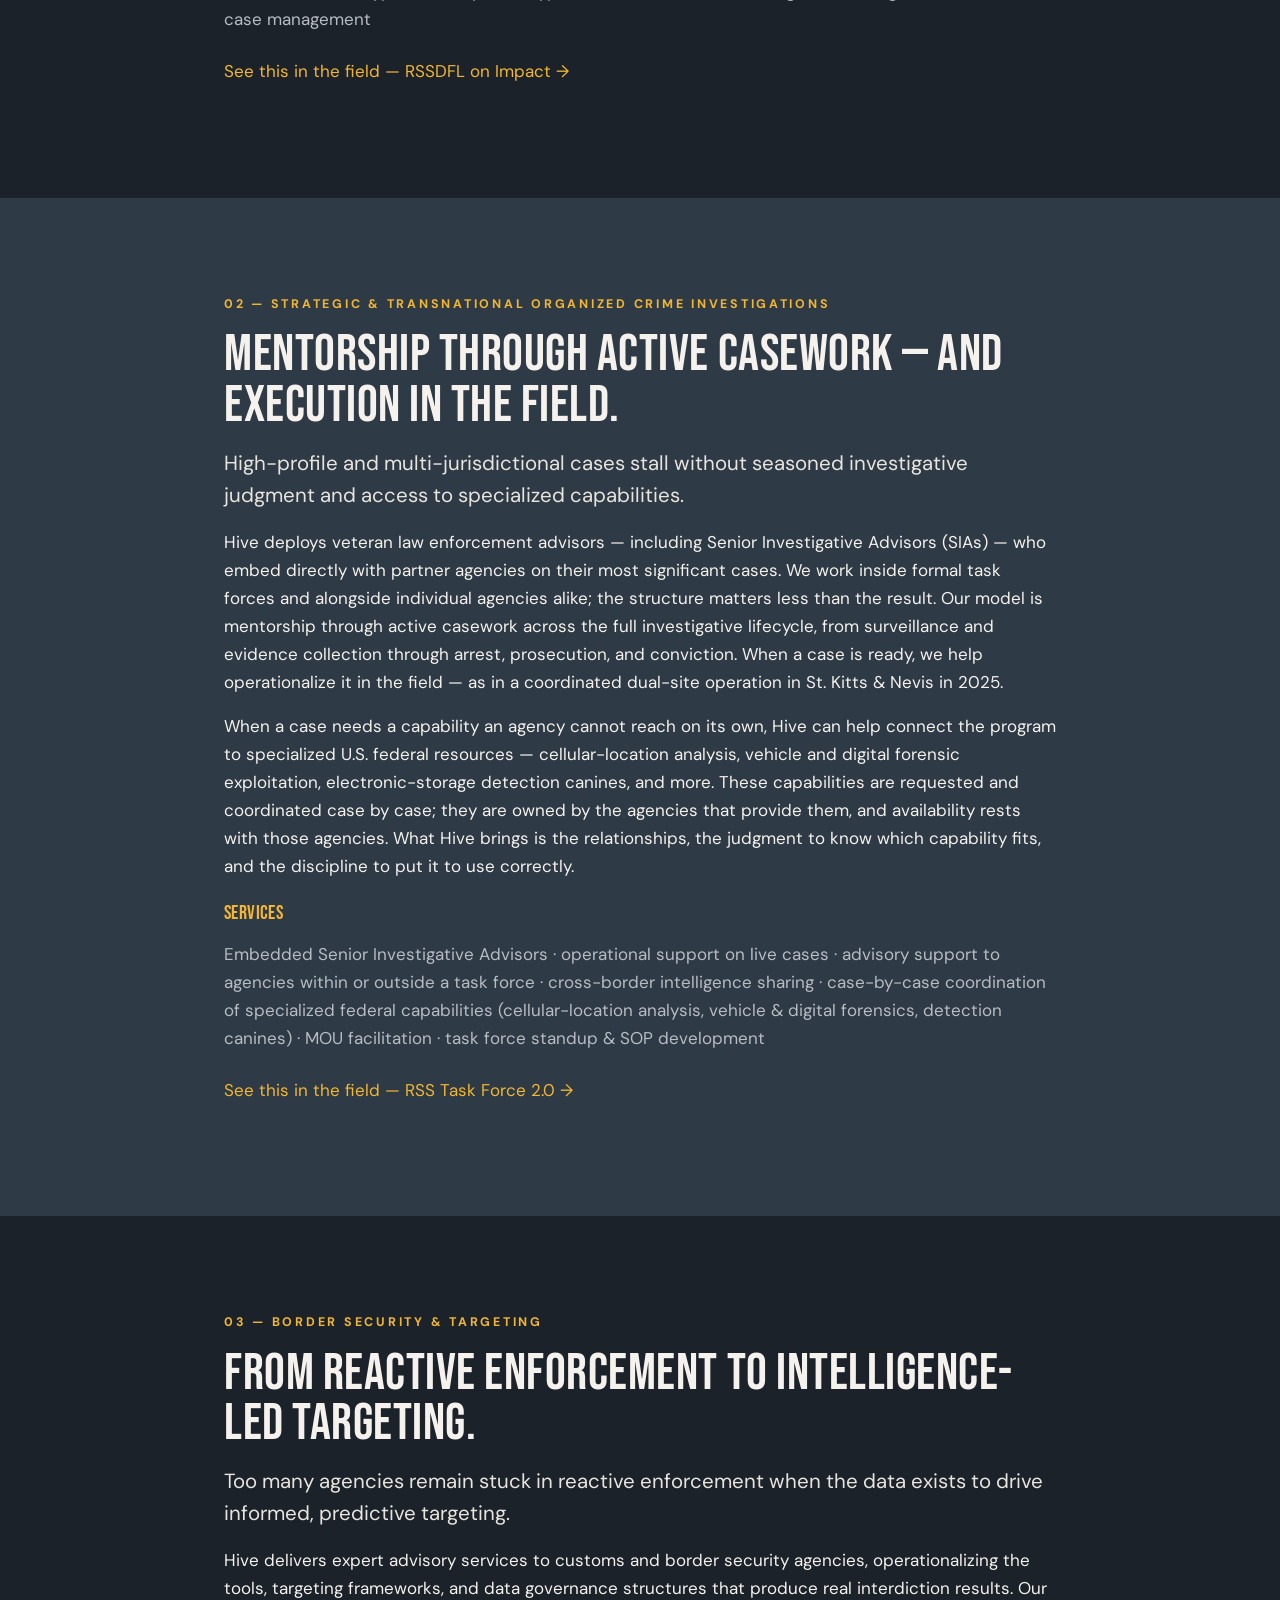
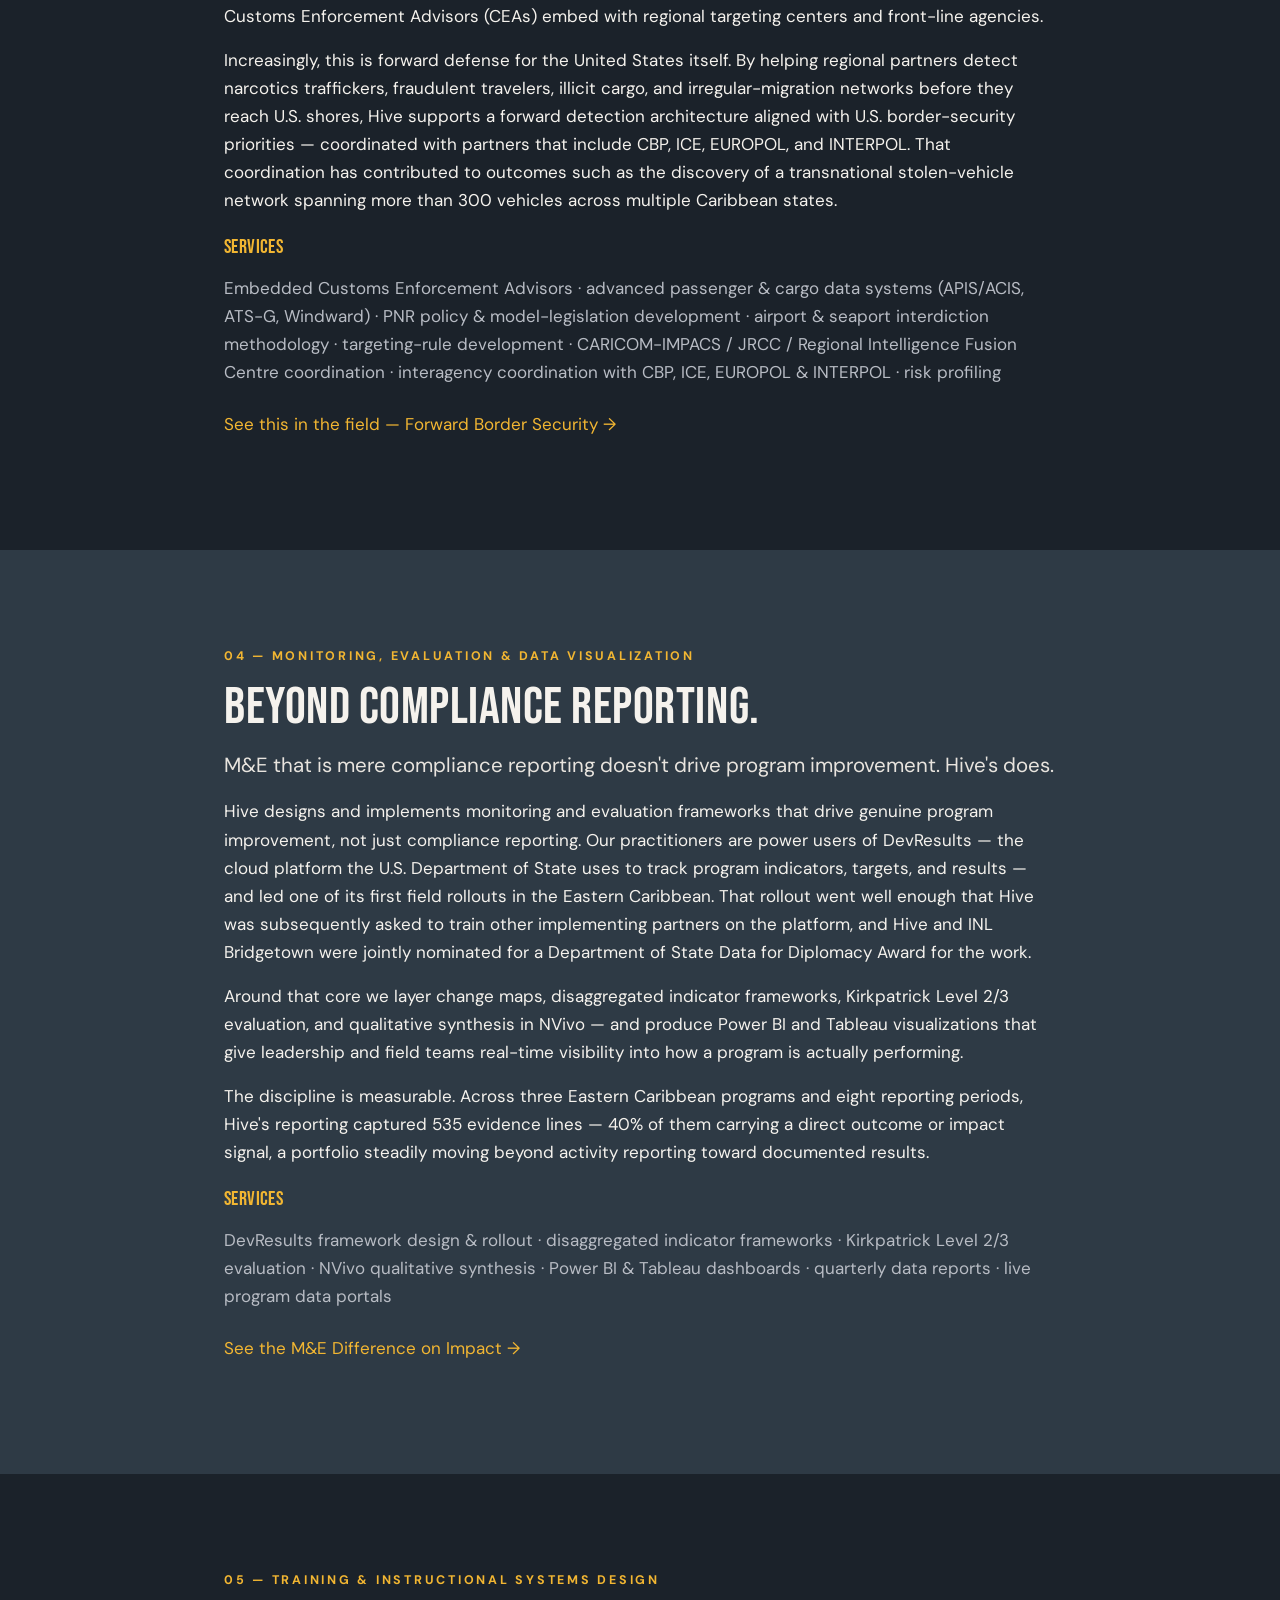
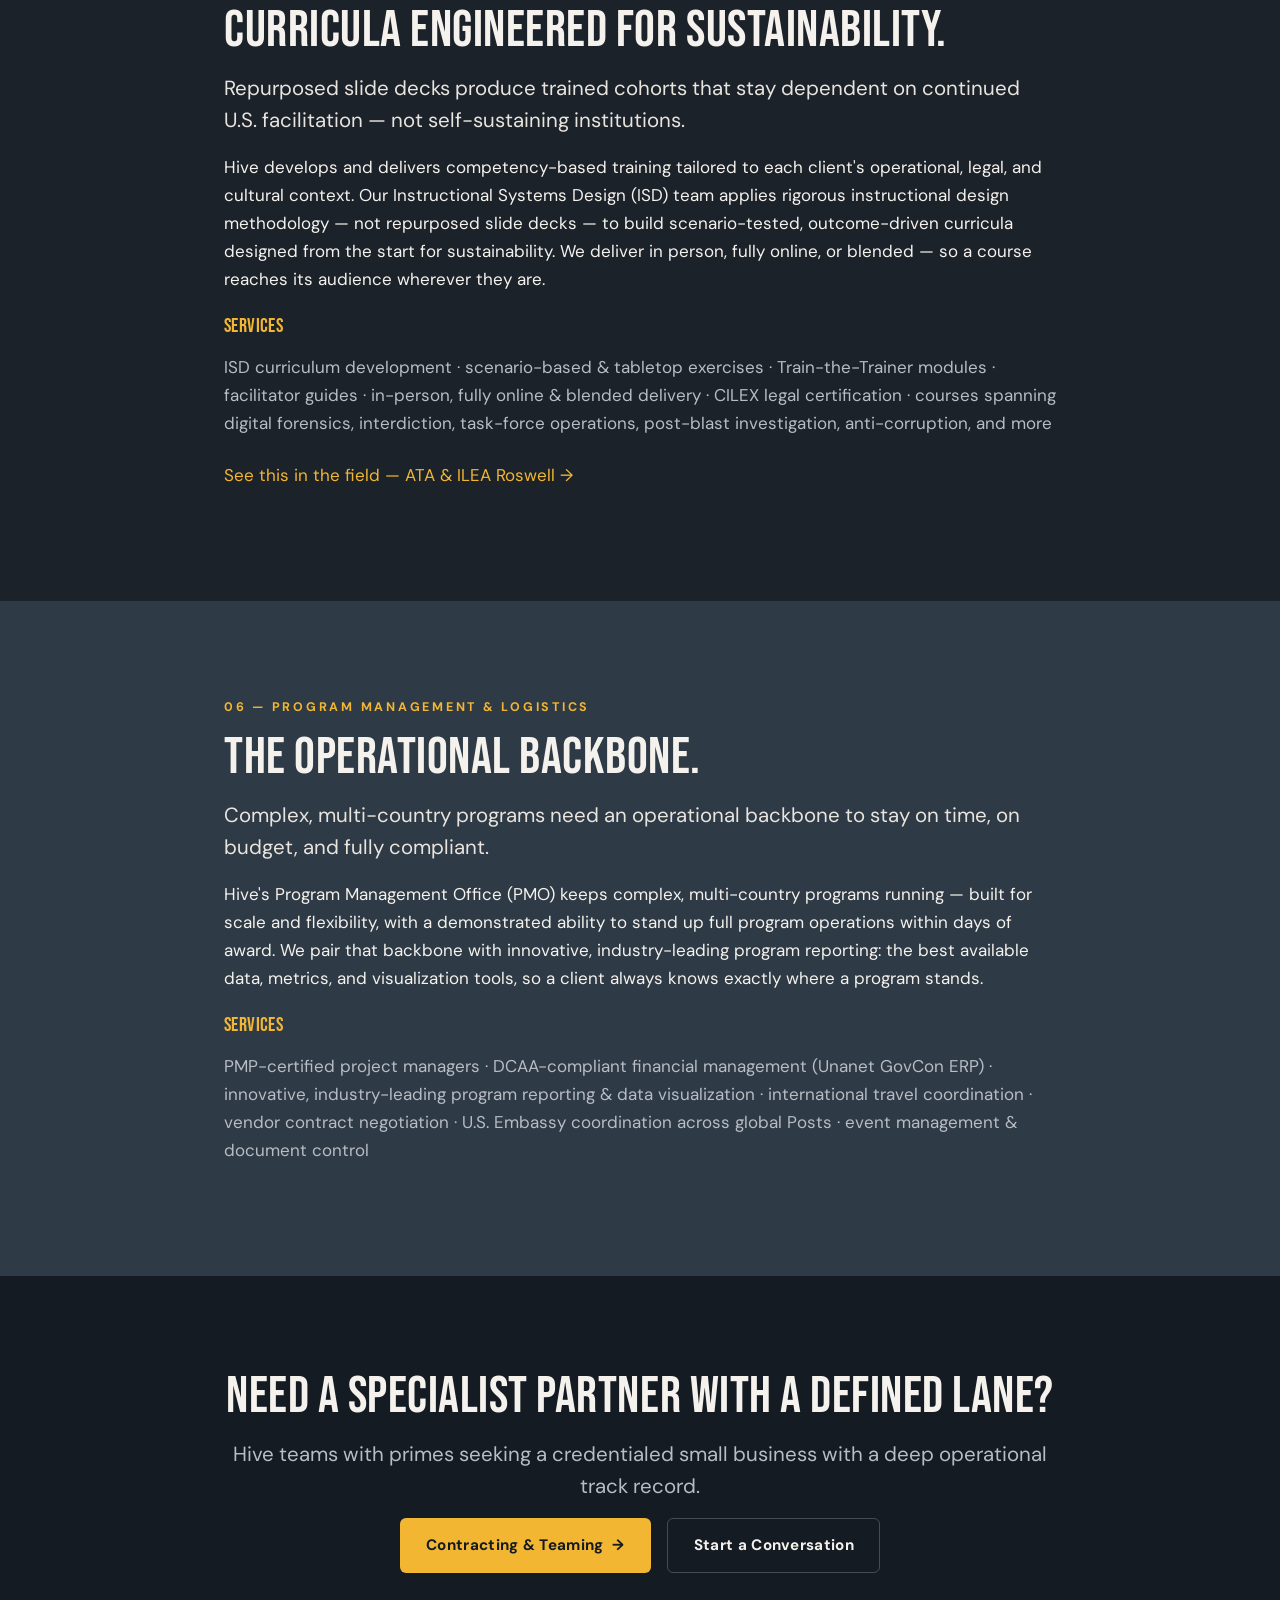
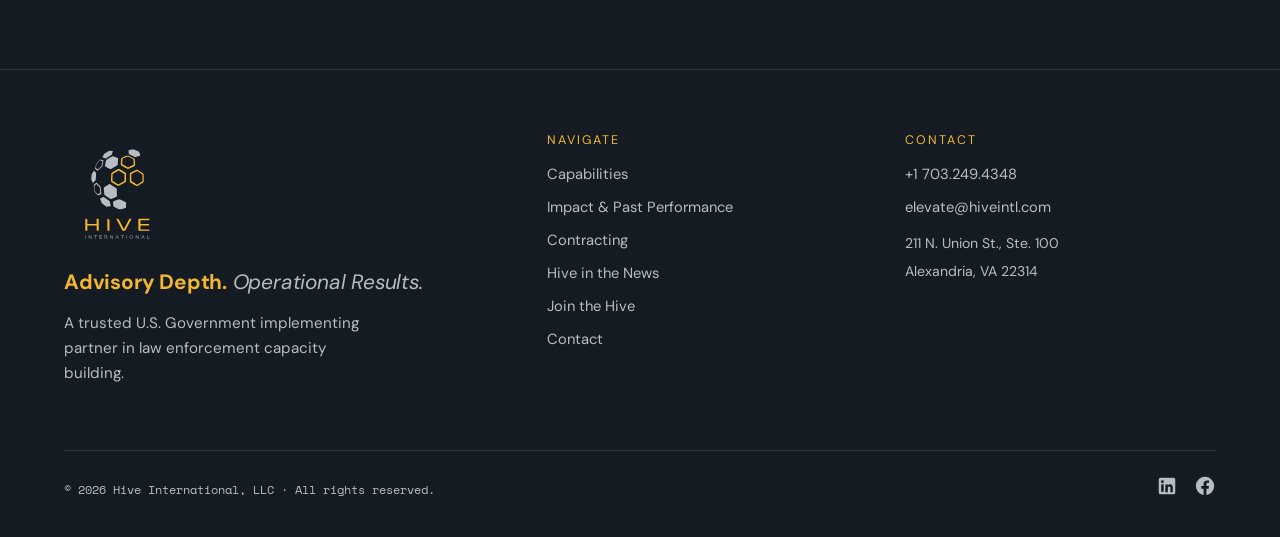
<file: capabilities.html>
<!DOCTYPE html>
<html lang="en">
<head>
  <meta charset="UTF-8">
  <meta name="viewport" content="width=device-width, initial-scale=1.0">
  <title>Capabilities — Hive International</title>
  <meta name="description" content="Digital forensics, transnational organized crime investigations, border security, M&E, training, and program management — six capability lanes delivered through embedded advisory.">
  <link rel="canonical" href="https://hiveintl.com/capabilities">
  <meta property="og:type" content="website">
  <meta property="og:title" content="Capabilities — Hive International">
  <meta property="og:description" content="Six capability lanes delivered through embedded advisory: digital forensics, TOC, border security, M&E, training, and program management.">
  <meta property="og:image" content="https://hiveintl.com/assets/img/og_card.png">
  <meta property="og:url" content="https://hiveintl.com/capabilities">
  <link rel="icon" href="assets/icons/favicon.ico" sizes="any">
  <link rel="icon" type="image/png" sizes="32x32" href="assets/icons/icon_32px.png">
  <link rel="apple-touch-icon" href="assets/icons/icon_180px.png">
  <link rel="preconnect" href="https://fonts.googleapis.com">
  <link rel="preconnect" href="https://fonts.gstatic.com" crossorigin>
  <link href="https://fonts.googleapis.com/css2?family=Bebas+Neue&family=Space+Mono:wght@400;700&family=DM+Sans:opsz,wght@9..40,400;9..40,500;9..40,700&display=swap" rel="stylesheet">
  <link rel="stylesheet" href="css/styles.css?v=4">
</head>
<body>
  <a class="skip-link" href="#main">Skip to content</a>

  <header class="site-header">
    <div class="container nav">
      <a class="nav-logo" href="index.html" aria-label="Hive International — home">
        <img src="assets/logos/hive_horizontal_primary.svg" alt="Hive International">
      </a>
      <button class="nav-toggle" aria-label="Toggle navigation" aria-expanded="false" aria-controls="nav-links">
        <span></span><span></span><span></span>
      </button>
      <nav class="nav-links" id="nav-links" aria-label="Primary">
        <a href="index.html">Home</a>
        <a href="capabilities.html" class="active">Capabilities</a>
        <a href="impact.html">Impact</a>
        <a href="contracting.html">Contracting</a>
        <a href="news.html">News</a>
        <a href="opportunities.html">Join the Hive</a>
        <a href="contact.html" class="btn btn-primary">Contact</a>
      </nav>
    </div>
  </header>

  <main id="main">

    <!-- Page header -->
    <section class="bg-deep" style="padding-top:var(--sp-7);padding-bottom:var(--sp-5);">
      <div class="container narrow">
        <span class="eyebrow reveal">Capabilities</span>
        <h1 class="reveal">What we have already built.</h1>
        <p class="lead muted reveal" data-delay="1">Six capability lanes, one operating discipline: senior practitioners embedded inside partner agencies, building institutions that outlast any single program cycle. Jump to a section below.</p>
        <nav class="filters reveal" data-delay="2" aria-label="Capability sections" style="margin-top:var(--sp-3);">
          <a class="filter-btn" href="#digital-forensics">Digital Forensics</a>
          <a class="filter-btn" href="#toc">TOC Investigations</a>
          <a class="filter-btn" href="#border-security">Border Security</a>
          <a class="filter-btn" href="#me">M&amp;E &amp; Data</a>
          <a class="filter-btn" href="#training">Training &amp; ISD</a>
          <a class="filter-btn" href="#pm">Program Management</a>
        </nav>
      </div>
    </section>

    <!-- 1. Digital Forensics -->
    <section id="digital-forensics">
      <div class="container narrow">
        <span class="eyebrow reveal">01 — Digital Forensics &amp; Case Management</span>
        <h2 class="reveal">Forensically sound institutions, built from the ground up.</h2>
        <p class="lead reveal" data-delay="1">Labs and investigators fail not for lack of evidence, but for lack of forensically sound process. Tools dropped into an institutional vacuum don't produce court-admissible results.</p>
        <p class="reveal">Hive is a recognized leader in digital forensics capacity building for law enforcement, prosecutorial, and judicial institutions. Our Digital Forensics Investigative Advisors (DFIAs) work directly alongside lab personnel and investigators, building forensically sound processes from the ground up — scalable from mentorship of a single examiner to sustained advisory across a multi-agency program.</p>
        <p class="reveal">Hive deploys a customized case-management system tailored to both field investigators and digital forensics labs, so evidence and casework flow seamlessly between the two. And with the recent addition of senior DFIAs, Hive increasingly supports the investigations themselves — the cases that turn on digital forensic evidence — not just the institutions that produce it.</p>
        <p class="reveal">In practice, that means accelerating violent-crime and gang investigations, reconstructing communications and GPS metadata for homicide cases, disrupting migrant-smuggling networks, and increasingly supporting investigations into cryptocurrency-enabled illicit finance and encrypted communications across multiple jurisdictions.</p>
        <h4 class="reveal" style="margin-top:var(--sp-3);color:var(--gold);">Services</h4>
        <p class="muted reveal">Embedded DFIA mentorship · SOPs benchmarked to SWGDE, NIST &amp; ISO/IEC 17025 · custom open-source indexed data repositories · digital, tablet-based evidence intake · international lab accreditation pathways · mobile, vehicle &amp; maritime device forensics · communications &amp; GPS-metadata reconstruction · cryptocurrency &amp; encrypted-communications investigations · integrated field-and-lab case management</p>
        <p class="reveal" style="margin-top:var(--sp-3);"><a href="impact.html" class="card-link">See this in the field — RSSDFL on Impact <span class="arrow">→</span></a></p>
      </div>
    </section>

    <!-- 2. TOC -->
    <section id="toc" class="bg-charcoal">
      <div class="container narrow">
        <span class="eyebrow reveal">02 — Strategic &amp; Transnational Organized Crime Investigations</span>
        <h2 class="reveal">Mentorship through active casework — and execution in the field.</h2>
        <p class="lead reveal" data-delay="1">High-profile and multi-jurisdictional cases stall without seasoned investigative judgment and access to specialized capabilities.</p>
        <p class="reveal">Hive deploys veteran law enforcement advisors — including Senior Investigative Advisors (SIAs) — who embed directly with partner agencies on their most significant cases. We work inside formal task forces and alongside individual agencies alike; the structure matters less than the result. Our model is mentorship through active casework across the full investigative lifecycle, from surveillance and evidence collection through arrest, prosecution, and conviction. When a case is ready, we help operationalize it in the field — as in a coordinated dual-site operation in St. Kitts &amp; Nevis in 2025.</p>
        <p class="reveal">When a case needs a capability an agency cannot reach on its own, Hive can help connect the program to specialized U.S. federal resources — cellular-location analysis, vehicle and digital forensic exploitation, electronic-storage detection canines, and more. These capabilities are requested and coordinated case by case; they are owned by the agencies that provide them, and availability rests with those agencies. What Hive brings is the relationships, the judgment to know which capability fits, and the discipline to put it to use correctly.</p>
        <h4 class="reveal" style="margin-top:var(--sp-3);color:var(--gold);">Services</h4>
        <p class="muted reveal">Embedded Senior Investigative Advisors · operational support on live cases · advisory support to agencies within or outside a task force · cross-border intelligence sharing · case-by-case coordination of specialized federal capabilities (cellular-location analysis, vehicle &amp; digital forensics, detection canines) · MOU facilitation · task force standup &amp; SOP development</p>
        <p class="reveal" style="margin-top:var(--sp-3);"><a href="impact.html" class="card-link">See this in the field — RSS Task Force 2.0 <span class="arrow">→</span></a></p>
      </div>
    </section>

    <!-- 3. Border Security -->
    <section id="border-security">
      <div class="container narrow">
        <span class="eyebrow reveal">03 — Border Security &amp; Targeting</span>
        <h2 class="reveal">From reactive enforcement to intelligence-led targeting.</h2>
        <p class="lead reveal" data-delay="1">Too many agencies remain stuck in reactive enforcement when the data exists to drive informed, predictive targeting.</p>
        <p class="reveal">Hive delivers expert advisory services to customs and border security agencies, operationalizing the tools, targeting frameworks, and data governance structures that produce real interdiction results. Our Customs Enforcement Advisors (CEAs) embed with regional targeting centers and front-line agencies.</p>
        <p class="reveal">Increasingly, this is forward defense for the United States itself. By helping regional partners detect narcotics traffickers, fraudulent travelers, illicit cargo, and irregular-migration networks before they reach U.S. shores, Hive supports a forward detection architecture aligned with U.S. border-security priorities — coordinated with partners that include CBP, ICE, EUROPOL, and INTERPOL. That coordination has contributed to outcomes such as the discovery of a transnational stolen-vehicle network spanning more than 300 vehicles across multiple Caribbean states.</p>
        <h4 class="reveal" style="margin-top:var(--sp-3);color:var(--gold);">Services</h4>
        <p class="muted reveal">Embedded Customs Enforcement Advisors · advanced passenger &amp; cargo data systems (APIS/ACIS, ATS-G, Windward) · PNR policy &amp; model-legislation development · airport &amp; seaport interdiction methodology · targeting-rule development · CARICOM-IMPACS / JRCC / Regional Intelligence Fusion Centre coordination · interagency coordination with CBP, ICE, EUROPOL &amp; INTERPOL · risk profiling</p>
        <p class="reveal" style="margin-top:var(--sp-3);"><a href="impact.html" class="card-link">See this in the field — Forward Border Security <span class="arrow">→</span></a></p>
      </div>
    </section>

    <!-- 4. M&E -->
    <section id="me" class="bg-charcoal">
      <div class="container narrow">
        <span class="eyebrow reveal">04 — Monitoring, Evaluation &amp; Data Visualization</span>
        <h2 class="reveal">Beyond compliance reporting.</h2>
        <p class="lead reveal" data-delay="1">M&amp;E that is mere compliance reporting doesn't drive program improvement. Hive's does.</p>
        <p class="reveal">Hive designs and implements monitoring and evaluation frameworks that drive genuine program improvement, not just compliance reporting. Our practitioners are power users of DevResults — the cloud platform the U.S. Department of State uses to track program indicators, targets, and results — and led one of its first field rollouts in the Eastern Caribbean. That rollout went well enough that Hive was subsequently asked to train other implementing partners on the platform, and Hive and INL Bridgetown were jointly nominated for a Department of State Data for Diplomacy Award for the work.</p>
        <p class="reveal">Around that core we layer change maps, disaggregated indicator frameworks, Kirkpatrick Level 2/3 evaluation, and qualitative synthesis in NVivo — and produce Power BI and Tableau visualizations that give leadership and field teams real-time visibility into how a program is actually performing.</p>
        <p class="reveal">The discipline is measurable. Across three Eastern Caribbean programs and eight reporting periods, Hive's reporting captured 535 evidence lines — 40% of them carrying a direct outcome or impact signal, a portfolio steadily moving beyond activity reporting toward documented results.</p>
        <h4 class="reveal" style="margin-top:var(--sp-3);color:var(--gold);">Services</h4>
        <p class="muted reveal">DevResults framework design &amp; rollout · disaggregated indicator frameworks · Kirkpatrick Level 2/3 evaluation · NVivo qualitative synthesis · Power BI &amp; Tableau dashboards · quarterly data reports · live program data portals</p>
        <p class="reveal" style="margin-top:var(--sp-3);"><a href="impact.html" class="card-link">See the M&amp;E Difference on Impact <span class="arrow">→</span></a></p>
      </div>
    </section>

    <!-- 5. Training & ISD -->
    <section id="training">
      <div class="container narrow">
        <span class="eyebrow reveal">05 — Training &amp; Instructional Systems Design</span>
        <h2 class="reveal">Curricula engineered for sustainability.</h2>
        <p class="lead reveal" data-delay="1">Repurposed slide decks produce trained cohorts that stay dependent on continued U.S. facilitation — not self-sustaining institutions.</p>
        <p class="reveal">Hive develops and delivers competency-based training tailored to each client's operational, legal, and cultural context. Our Instructional Systems Design (ISD) team applies rigorous instructional design methodology — not repurposed slide decks — to build scenario-tested, outcome-driven curricula designed from the start for sustainability. We deliver in person, fully online, or blended — so a course reaches its audience wherever they are.</p>
        <h4 class="reveal" style="margin-top:var(--sp-3);color:var(--gold);">Services</h4>
        <p class="muted reveal">ISD curriculum development · scenario-based &amp; tabletop exercises · Train-the-Trainer modules · facilitator guides · in-person, fully online &amp; blended delivery · CILEX legal certification · courses spanning digital forensics, interdiction, task-force operations, post-blast investigation, anti-corruption, and more</p>
        <p class="reveal" style="margin-top:var(--sp-3);"><a href="impact.html" class="card-link">See this in the field — ATA &amp; ILEA Roswell <span class="arrow">→</span></a></p>
      </div>
    </section>

    <!-- 6. Program Management -->
    <section id="pm" class="bg-charcoal">
      <div class="container narrow">
        <span class="eyebrow reveal">06 — Program Management &amp; Logistics</span>
        <h2 class="reveal">The operational backbone.</h2>
        <p class="lead reveal" data-delay="1">Complex, multi-country programs need an operational backbone to stay on time, on budget, and fully compliant.</p>
        <p class="reveal">Hive's Program Management Office (PMO) keeps complex, multi-country programs running — built for scale and flexibility, with a demonstrated ability to stand up full program operations within days of award. We pair that backbone with innovative, industry-leading program reporting: the best available data, metrics, and visualization tools, so a client always knows exactly where a program stands.</p>
        <h4 class="reveal" style="margin-top:var(--sp-3);color:var(--gold);">Services</h4>
        <p class="muted reveal">PMP-certified project managers · DCAA-compliant financial management (Unanet GovCon ERP) · innovative, industry-leading program reporting &amp; data visualization · international travel coordination · vendor contract negotiation · U.S. Embassy coordination across global Posts · event management &amp; document control</p>
      </div>
    </section>

    <!-- CTA -->
    <section class="bg-deep" style="text-align:center;">
      <div class="container narrow">
        <h2 class="reveal">Need a specialist partner with a defined lane?</h2>
        <p class="lead muted reveal" data-delay="1">Hive teams with primes seeking a credentialed small business with a deep operational track record.</p>
        <div class="hero-cta reveal" data-delay="2" style="justify-content:center;">
          <a href="contracting.html" class="btn btn-primary">Contracting &amp; Teaming <span class="arrow">→</span></a>
          <a href="contact.html" class="btn btn-secondary">Start a Conversation</a>
        </div>
      </div>
    </section>

  </main>

  <footer class="site-footer">
    <div class="container">
      <div class="footer-grid">
        <div>
          <div class="footer-logo"><img src="assets/logos/hive_stacked_primary.svg" alt="Hive International"></div>
          <p class="tagline-lockup tagline-sm"><span class="td">Advisory Depth.</span> <span class="tr">Operational Results.</span></p>
          <p class="footer-tag">A trusted U.S. Government implementing partner in law enforcement capacity building.</p>
        </div>
        <div class="footer-col">
          <h4>Navigate</h4>
          <a href="capabilities.html">Capabilities</a>
          <a href="impact.html">Impact &amp; Past Performance</a>
          <a href="contracting.html">Contracting</a>
          <a href="news.html">Hive in the News</a>
          <a href="opportunities.html">Join the Hive</a>
          <a href="contact.html">Contact</a>
        </div>
        <div class="footer-col">
          <h4>Contact</h4>
          <a href="tel:+17032494348">+1 703.249.4348</a>
          <a href="mailto:elevate@hiveintl.com">elevate@hiveintl.com</a>
          <span class="footer-tag" style="font-size:.88rem;">211 N. Union St., Ste. 100<br>Alexandria, VA 22314</span>
        </div>
      </div>
      <div class="footer-bottom">
        <span class="mono">© <span data-year>2026</span> Hive International, LLC · All rights reserved.</span>
        <div class="footer-social">
          <a href="https://www.linkedin.com/company/hive-international-llc" target="_blank" rel="noopener" aria-label="Hive International on LinkedIn">
            <svg viewBox="0 0 24 24" fill="currentColor" aria-hidden="true"><path d="M19 3a2 2 0 0 1 2 2v14a2 2 0 0 1-2 2H5a2 2 0 0 1-2-2V5a2 2 0 0 1 2-2h14zM8.34 18.34V9.99H5.67v8.35h2.67zM7 8.8a1.55 1.55 0 1 0 0-3.1 1.55 1.55 0 0 0 0 3.1zm11.34 9.54v-4.57c0-2.45-1.31-3.59-3.06-3.59-1.41 0-2.04.78-2.39 1.32v-1.13h-2.67c.04.75 0 8.35 0 8.35h2.67v-4.66c0-.24.02-.48.09-.65.19-.48.63-.97 1.37-.97.97 0 1.36.73 1.36 1.81v4.47h2.63z"/></svg>
          </a>
          <a href="https://www.facebook.com/HIVEinternationalllc" target="_blank" rel="noopener" aria-label="Hive International on Facebook">
            <svg viewBox="0 0 24 24" fill="currentColor" aria-hidden="true"><path d="M22 12a10 10 0 1 0-11.56 9.88v-6.99H7.9V12h2.54V9.8c0-2.5 1.49-3.89 3.78-3.89 1.09 0 2.24.2 2.24.2v2.46h-1.26c-1.24 0-1.63.77-1.63 1.56V12h2.78l-.44 2.89h-2.34v6.99A10 10 0 0 0 22 12z"/></svg>
          </a>
        </div>
      </div>
    </div>
  </footer>

  <script src="js/main.js?v=5" defer></script>
</body>
</html>
</file>
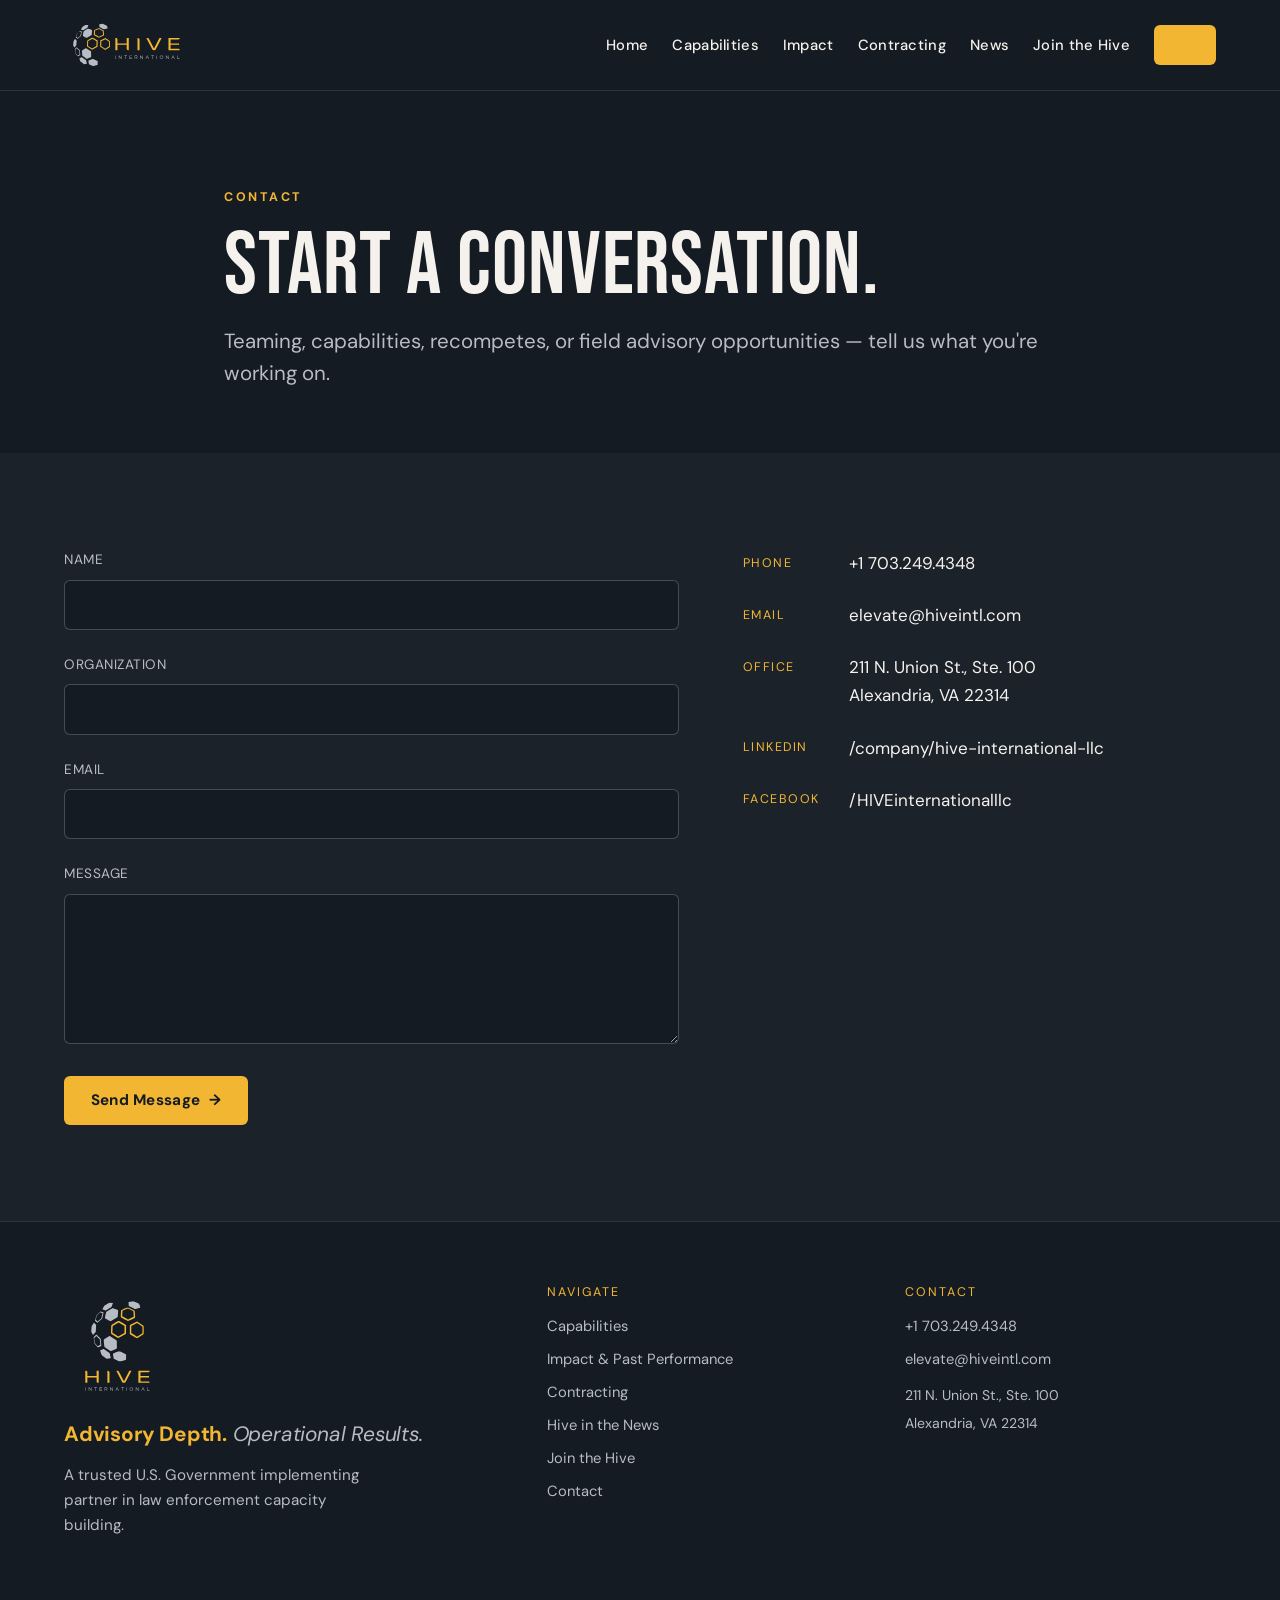
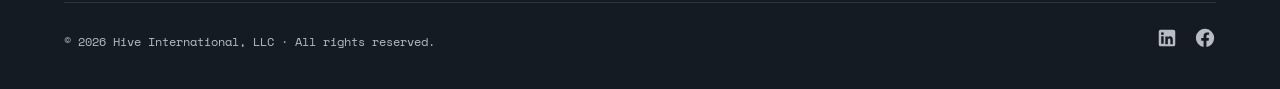
<file: contact.html>
<!DOCTYPE html>
<html lang="en">
<head>
  <meta charset="UTF-8">
  <meta name="viewport" content="width=device-width, initial-scale=1.0">
  <title>Contact — Hive International</title>
  <meta name="description" content="Contact Hive International — INL implementing partner in Alexandria, VA. Discuss teaming, capabilities, or field advisory opportunities. elevate@hiveintl.com.">
  <link rel="canonical" href="https://hiveintl.com/contact">
  <meta property="og:type" content="website">
  <meta property="og:title" content="Contact — Hive International">
  <meta property="og:description" content="Discuss teaming, capabilities, or field advisory opportunities with Hive International.">
  <meta property="og:image" content="https://hiveintl.com/assets/img/og_card.png">
  <meta property="og:url" content="https://hiveintl.com/contact">
  <link rel="icon" href="assets/icons/favicon.ico" sizes="any">
  <link rel="icon" type="image/png" sizes="32x32" href="assets/icons/icon_32px.png">
  <link rel="apple-touch-icon" href="assets/icons/icon_180px.png">
  <link rel="preconnect" href="https://fonts.googleapis.com">
  <link rel="preconnect" href="https://fonts.gstatic.com" crossorigin>
  <link href="https://fonts.googleapis.com/css2?family=Bebas+Neue&family=Space+Mono:wght@400;700&family=DM+Sans:opsz,wght@9..40,400;9..40,500;9..40,700&display=swap" rel="stylesheet">
  <link rel="stylesheet" href="css/styles.css?v=4">
</head>
<body>
  <a class="skip-link" href="#main">Skip to content</a>

  <header class="site-header">
    <div class="container nav">
      <a class="nav-logo" href="index.html" aria-label="Hive International — home">
        <img src="assets/logos/hive_horizontal_primary.svg" alt="Hive International">
      </a>
      <button class="nav-toggle" aria-label="Toggle navigation" aria-expanded="false" aria-controls="nav-links">
        <span></span><span></span><span></span>
      </button>
      <nav class="nav-links" id="nav-links" aria-label="Primary">
        <a href="index.html">Home</a>
        <a href="capabilities.html">Capabilities</a>
        <a href="impact.html">Impact</a>
        <a href="contracting.html">Contracting</a>
        <a href="news.html">News</a>
        <a href="opportunities.html">Join the Hive</a>
        <a href="contact.html" class="btn btn-primary active">Contact</a>
      </nav>
    </div>
  </header>

  <main id="main">

    <section class="bg-deep" style="padding-top:var(--sp-7);padding-bottom:var(--sp-5);">
      <div class="container narrow">
        <span class="eyebrow reveal">Contact</span>
        <h1 class="reveal">Start a conversation.</h1>
        <p class="lead muted reveal" data-delay="1">Teaming, capabilities, recompetes, or field advisory opportunities — tell us what you're working on.</p>
      </div>
    </section>

    <section>
      <div class="container">
        <div class="contact-grid">

          <div class="reveal">
            <!-- Netlify form: name attr + hidden form-name + honeypot -->
            <form name="contact" method="POST" data-netlify="true" netlify-honeypot="bot-field" action="/contact.html">
              <input type="hidden" name="form-name" value="contact">
              <p class="hidden">
                <label>Don't fill this out if you're human: <input name="bot-field"></label>
              </p>
              <div class="field">
                <label for="name">Name</label>
                <input type="text" id="name" name="name" required>
              </div>
              <div class="field">
                <label for="organization">Organization</label>
                <input type="text" id="organization" name="organization">
              </div>
              <div class="field">
                <label for="email">Email</label>
                <input type="email" id="email" name="email" required>
              </div>
              <div class="field">
                <label for="message">Message</label>
                <textarea id="message" name="message" required></textarea>
              </div>
              <button type="submit" class="btn btn-primary">Send Message <span class="arrow">→</span></button>
            </form>

            <div class="form-success hidden" tabindex="-1" role="status">
              <h3 style="color:var(--status-active);">Message sent.</h3>
              <p class="muted" style="margin-bottom:0;">Thank you — your message has reached the Hive team. We'll be in touch shortly.</p>
            </div>
          </div>

          <aside class="reveal" data-delay="1">
            <div class="contact-detail">
              <span class="k">Phone</span>
              <span class="v"><a href="tel:+17032494348">+1 703.249.4348</a></span>
            </div>
            <div class="contact-detail">
              <span class="k">Email</span>
              <span class="v"><a href="mailto:elevate@hiveintl.com">elevate@hiveintl.com</a></span>
            </div>
            <div class="contact-detail">
              <span class="k">Office</span>
              <span class="v">211 N. Union St., Ste. 100<br>Alexandria, VA 22314</span>
            </div>
            <div class="contact-detail">
              <span class="k">LinkedIn</span>
              <span class="v"><a href="https://www.linkedin.com/company/hive-international-llc" target="_blank" rel="noopener">/company/hive-international-llc</a></span>
            </div>
            <div class="contact-detail">
              <span class="k">Facebook</span>
              <span class="v"><a href="https://www.facebook.com/HIVEinternationalllc" target="_blank" rel="noopener">/HIVEinternationalllc</a></span>
            </div>
          </aside>

        </div>
      </div>
    </section>

  </main>

  <footer class="site-footer">
    <div class="container">
      <div class="footer-grid">
        <div>
          <div class="footer-logo"><img src="assets/logos/hive_stacked_primary.svg" alt="Hive International"></div>
          <p class="tagline-lockup tagline-sm"><span class="td">Advisory Depth.</span> <span class="tr">Operational Results.</span></p>
          <p class="footer-tag">A trusted U.S. Government implementing partner in law enforcement capacity building.</p>
        </div>
        <div class="footer-col">
          <h4>Navigate</h4>
          <a href="capabilities.html">Capabilities</a>
          <a href="impact.html">Impact &amp; Past Performance</a>
          <a href="contracting.html">Contracting</a>
          <a href="news.html">Hive in the News</a>
          <a href="opportunities.html">Join the Hive</a>
          <a href="contact.html">Contact</a>
        </div>
        <div class="footer-col">
          <h4>Contact</h4>
          <a href="tel:+17032494348">+1 703.249.4348</a>
          <a href="mailto:elevate@hiveintl.com">elevate@hiveintl.com</a>
          <span class="footer-tag" style="font-size:.88rem;">211 N. Union St., Ste. 100<br>Alexandria, VA 22314</span>
        </div>
      </div>
      <div class="footer-bottom">
        <span class="mono">© <span data-year>2026</span> Hive International, LLC · All rights reserved.</span>
        <div class="footer-social">
          <a href="https://www.linkedin.com/company/hive-international-llc" target="_blank" rel="noopener" aria-label="Hive International on LinkedIn">
            <svg viewBox="0 0 24 24" fill="currentColor" aria-hidden="true"><path d="M19 3a2 2 0 0 1 2 2v14a2 2 0 0 1-2 2H5a2 2 0 0 1-2-2V5a2 2 0 0 1 2-2h14zM8.34 18.34V9.99H5.67v8.35h2.67zM7 8.8a1.55 1.55 0 1 0 0-3.1 1.55 1.55 0 0 0 0 3.1zm11.34 9.54v-4.57c0-2.45-1.31-3.59-3.06-3.59-1.41 0-2.04.78-2.39 1.32v-1.13h-2.67c.04.75 0 8.35 0 8.35h2.67v-4.66c0-.24.02-.48.09-.65.19-.48.63-.97 1.37-.97.97 0 1.36.73 1.36 1.81v4.47h2.63z"/></svg>
          </a>
          <a href="https://www.facebook.com/HIVEinternationalllc" target="_blank" rel="noopener" aria-label="Hive International on Facebook">
            <svg viewBox="0 0 24 24" fill="currentColor" aria-hidden="true"><path d="M22 12a10 10 0 1 0-11.56 9.88v-6.99H7.9V12h2.54V9.8c0-2.5 1.49-3.89 3.78-3.89 1.09 0 2.24.2 2.24.2v2.46h-1.26c-1.24 0-1.63.77-1.63 1.56V12h2.78l-.44 2.89h-2.34v6.99A10 10 0 0 0 22 12z"/></svg>
          </a>
        </div>
      </div>
    </div>
  </footer>

  <script src="js/main.js?v=5" defer></script>
</body>
</html>
</file>
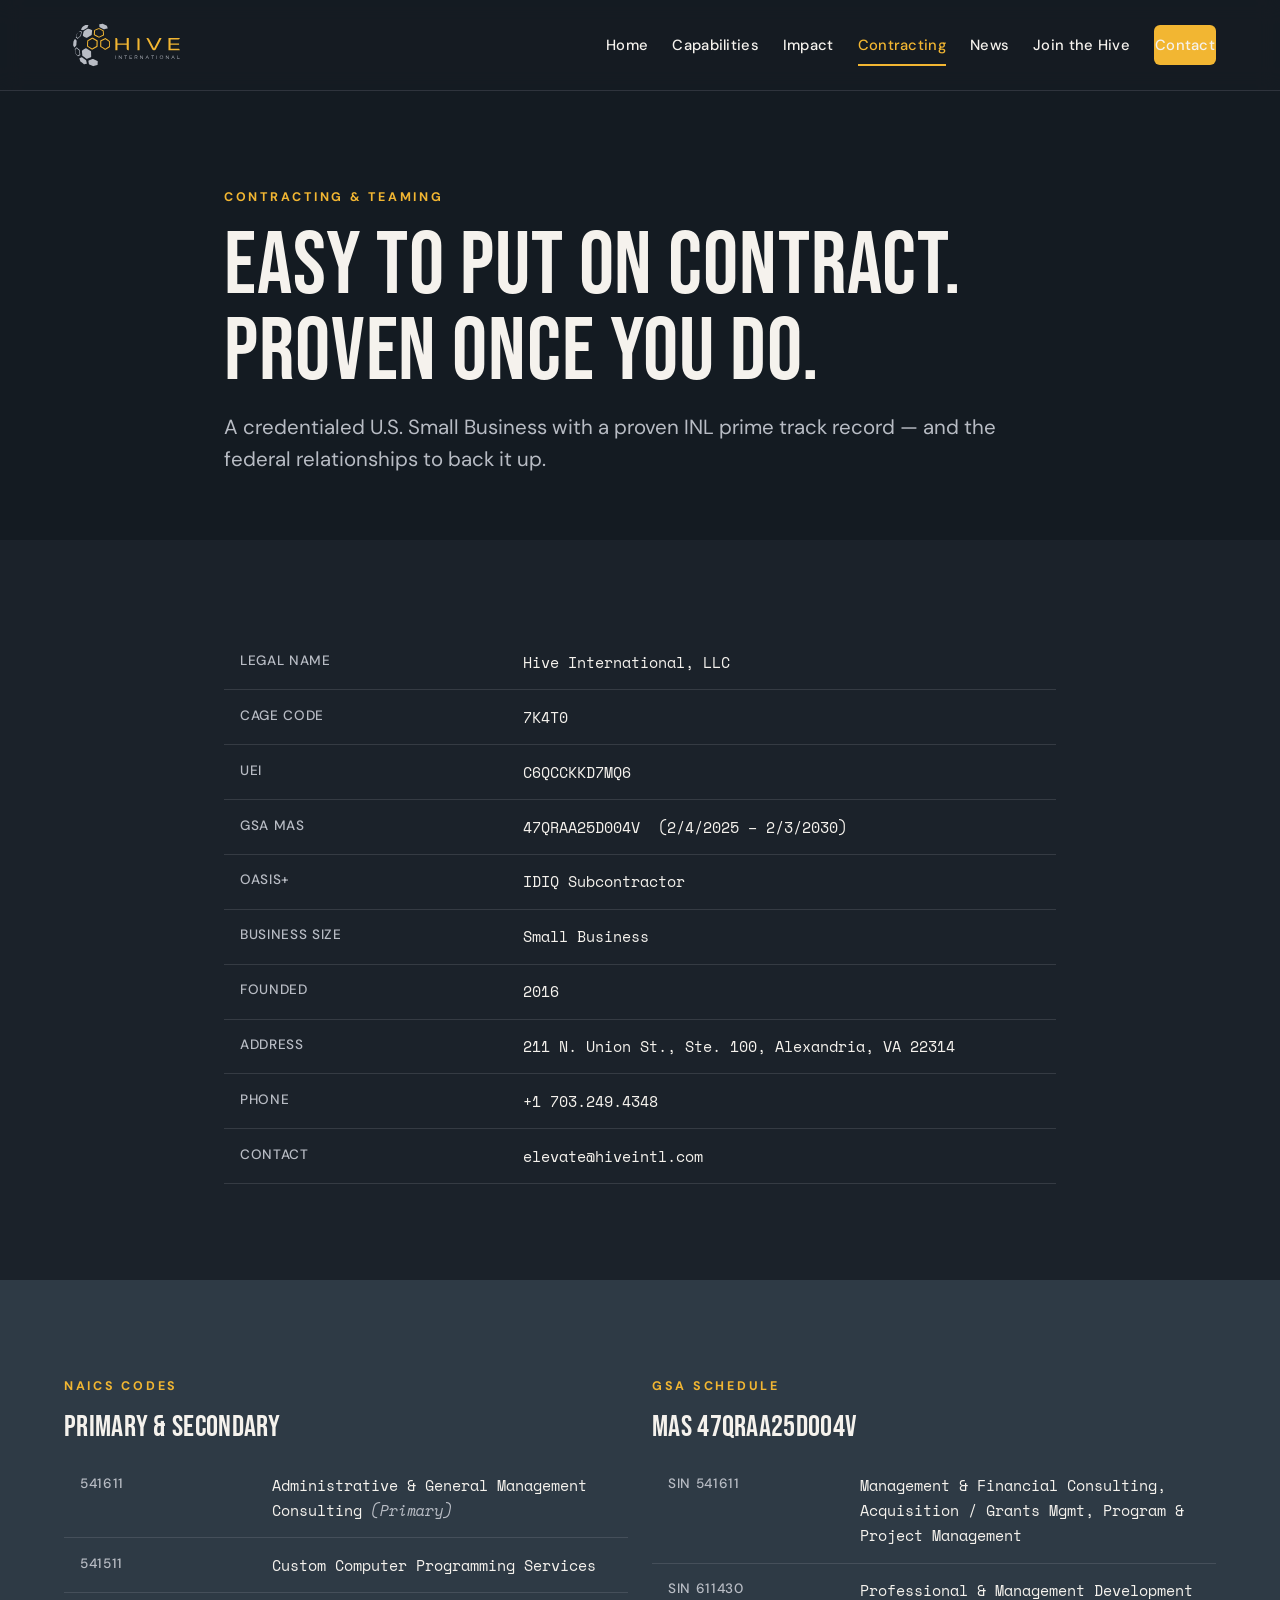
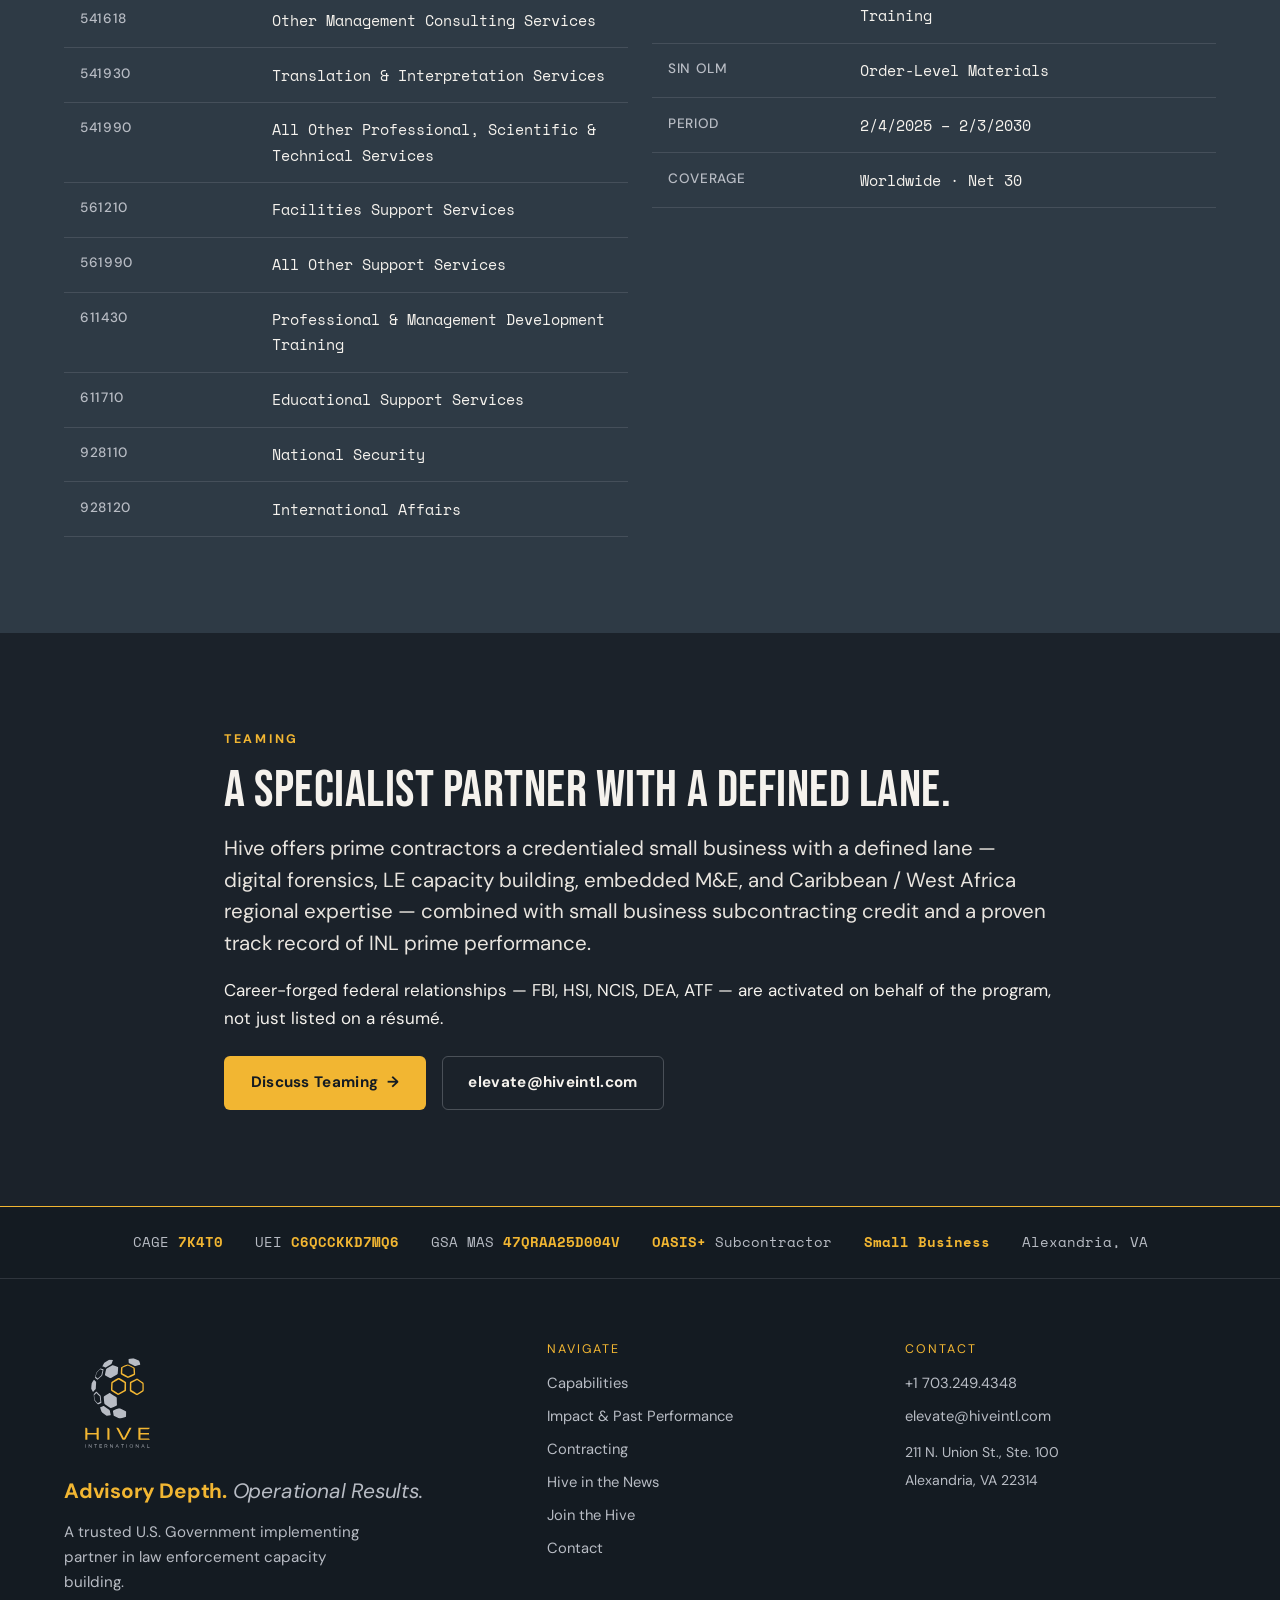
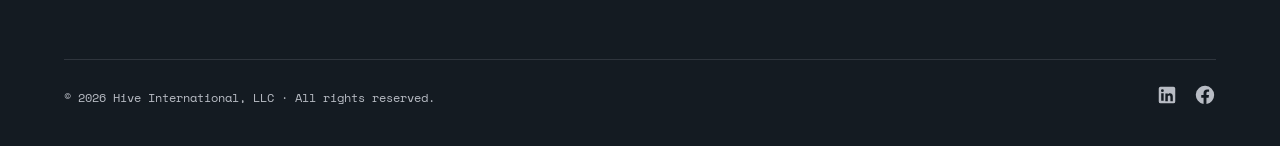
<file: contracting.html>
<!DOCTYPE html>
<html lang="en">
<head>
  <meta charset="UTF-8">
  <meta name="viewport" content="width=device-width, initial-scale=1.0">
  <title>Contracting &amp; Teaming — Hive International</title>
  <meta name="description" content="Hive International contracting data: CAGE 7K4T0, UEI C6QCCKKD7MQ6, GSA MAS 47QRAA25D004V, OASIS+ subcontractor, Small Business. NAICS, GSA SINs, and teaming.">
  <link rel="canonical" href="https://hiveintl.com/contracting">
  <meta property="og:type" content="website">
  <meta property="og:title" content="Contracting &amp; Teaming — Hive International">
  <meta property="og:description" content="A credentialed small business with a proven INL prime track record. CAGE 7K4T0 · UEI C6QCCKKD7MQ6 · GSA MAS 47QRAA25D004V.">
  <meta property="og:image" content="https://hiveintl.com/assets/img/og_card.png">
  <meta property="og:url" content="https://hiveintl.com/contracting">
  <link rel="icon" href="assets/icons/favicon.ico" sizes="any">
  <link rel="icon" type="image/png" sizes="32x32" href="assets/icons/icon_32px.png">
  <link rel="apple-touch-icon" href="assets/icons/icon_180px.png">
  <link rel="preconnect" href="https://fonts.googleapis.com">
  <link rel="preconnect" href="https://fonts.gstatic.com" crossorigin>
  <link href="https://fonts.googleapis.com/css2?family=Bebas+Neue&family=Space+Mono:wght@400;700&family=DM+Sans:opsz,wght@9..40,400;9..40,500;9..40,700&display=swap" rel="stylesheet">
  <link rel="stylesheet" href="css/styles.css?v=4">
</head>
<body>
  <a class="skip-link" href="#main">Skip to content</a>

  <header class="site-header">
    <div class="container nav">
      <a class="nav-logo" href="index.html" aria-label="Hive International — home">
        <img src="assets/logos/hive_horizontal_primary.svg" alt="Hive International">
      </a>
      <button class="nav-toggle" aria-label="Toggle navigation" aria-expanded="false" aria-controls="nav-links">
        <span></span><span></span><span></span>
      </button>
      <nav class="nav-links" id="nav-links" aria-label="Primary">
        <a href="index.html">Home</a>
        <a href="capabilities.html">Capabilities</a>
        <a href="impact.html">Impact</a>
        <a href="contracting.html" class="active">Contracting</a>
        <a href="news.html">News</a>
        <a href="opportunities.html">Join the Hive</a>
        <a href="contact.html" class="btn btn-primary">Contact</a>
      </nav>
    </div>
  </header>

  <main id="main">

    <section class="bg-deep" style="padding-top:var(--sp-7);padding-bottom:var(--sp-5);">
      <div class="container narrow">
        <span class="eyebrow reveal">Contracting &amp; Teaming</span>
        <h1 class="reveal">Easy to put on contract. Proven once you do.</h1>
        <p class="lead muted reveal" data-delay="1">A credentialed U.S. Small Business with a proven INL prime track record — and the federal relationships to back it up.</p>
      </div>
    </section>

    <!-- Data table -->
    <section>
      <div class="container narrow">
        <div class="reveal">
          <table class="data-table">
            <tbody>
              <tr><th scope="row">Legal Name</th><td>Hive International, LLC</td></tr>
              <tr><th scope="row">CAGE Code</th><td>7K4T0</td></tr>
              <tr><th scope="row">UEI</th><td>C6QCCKKD7MQ6</td></tr>
              <tr><th scope="row">GSA MAS</th><td>47QRAA25D004V&nbsp; (2/4/2025 – 2/3/2030)</td></tr>
              <tr><th scope="row">OASIS+</th><td>IDIQ Subcontractor</td></tr>
              <tr><th scope="row">Business Size</th><td>Small Business</td></tr>
              <tr><th scope="row">Founded</th><td>2016</td></tr>
              <tr><th scope="row">Address</th><td>211 N. Union St., Ste. 100, Alexandria, VA 22314</td></tr>
              <tr><th scope="row">Phone</th><td>+1 703.249.4348</td></tr>
              <tr><th scope="row">Contact</th><td>elevate@hiveintl.com</td></tr>
            </tbody>
          </table>
        </div>
      </div>
    </section>

    <!-- NAICS + GSA -->
    <section class="bg-charcoal">
      <div class="container">
        <div class="grid grid-2">
          <div class="reveal">
            <span class="eyebrow">NAICS Codes</span>
            <h3>Primary &amp; Secondary</h3>
            <table class="data-table" style="margin-top:var(--sp-2);">
              <tbody>
                <tr><th scope="row">541611</th><td>Administrative &amp; General Management Consulting <em class="muted">(Primary)</em></td></tr>
                <tr><th scope="row">541511</th><td>Custom Computer Programming Services</td></tr>
                <tr><th scope="row">541618</th><td>Other Management Consulting Services</td></tr>
                <tr><th scope="row">541930</th><td>Translation &amp; Interpretation Services</td></tr>
                <tr><th scope="row">541990</th><td>All Other Professional, Scientific &amp; Technical Services</td></tr>
                <tr><th scope="row">561210</th><td>Facilities Support Services</td></tr>
                <tr><th scope="row">561990</th><td>All Other Support Services</td></tr>
                <tr><th scope="row">611430</th><td>Professional &amp; Management Development Training</td></tr>
                <tr><th scope="row">611710</th><td>Educational Support Services</td></tr>
                <tr><th scope="row">928110</th><td>National Security</td></tr>
                <tr><th scope="row">928120</th><td>International Affairs</td></tr>
              </tbody>
            </table>
          </div>
          <div class="reveal" data-delay="1">
            <span class="eyebrow">GSA Schedule</span>
            <h3>MAS 47QRAA25D004V</h3>
            <table class="data-table" style="margin-top:var(--sp-2);">
              <tbody>
                <tr><th scope="row">SIN 541611</th><td>Management &amp; Financial Consulting, Acquisition / Grants Mgmt, Program &amp; Project Management</td></tr>
                <tr><th scope="row">SIN 611430</th><td>Professional &amp; Management Development Training</td></tr>
                <tr><th scope="row">SIN OLM</th><td>Order-Level Materials</td></tr>
                <tr><th scope="row">Period</th><td>2/4/2025 – 2/3/2030</td></tr>
                <tr><th scope="row">Coverage</th><td>Worldwide · Net 30</td></tr>
              </tbody>
            </table>
          </div>
        </div>
      </div>
    </section>

    <!-- Teaming -->
    <section>
      <div class="container narrow">
        <span class="eyebrow reveal">Teaming</span>
        <h2 class="reveal">A specialist partner with a defined lane.</h2>
        <p class="lead reveal" data-delay="1">Hive offers prime contractors a credentialed small business with a defined lane — digital forensics, LE capacity building, embedded M&amp;E, and Caribbean / West Africa regional expertise — combined with small business subcontracting credit and a proven track record of INL prime performance.</p>
        <p class="reveal">Career-forged federal relationships — FBI, HSI, NCIS, DEA, ATF — are activated on behalf of the program, not just listed on a résumé.</p>
        <div class="hero-cta reveal" data-delay="2" style="margin-top:var(--sp-3);">
          <a href="contact.html" class="btn btn-primary">Discuss Teaming <span class="arrow">→</span></a>
          <a href="mailto:elevate@hiveintl.com" class="btn btn-secondary">elevate@hiveintl.com</a>
        </div>
      </div>
    </section>

    <!-- Contract strip -->
    <section class="contract-strip" style="padding:0;">
      <div class="container">
        <div class="row">
          <span class="item">CAGE <b>7K4T0</b></span>
          <span class="item">UEI <b>C6QCCKKD7MQ6</b></span>
          <span class="item">GSA MAS <b>47QRAA25D004V</b></span>
          <span class="item"><b>OASIS+</b> Subcontractor</span>
          <span class="item"><b>Small Business</b></span>
          <span class="item">Alexandria, VA</span>
        </div>
      </div>
    </section>

  </main>

  <footer class="site-footer">
    <div class="container">
      <div class="footer-grid">
        <div>
          <div class="footer-logo"><img src="assets/logos/hive_stacked_primary.svg" alt="Hive International"></div>
          <p class="tagline-lockup tagline-sm"><span class="td">Advisory Depth.</span> <span class="tr">Operational Results.</span></p>
          <p class="footer-tag">A trusted U.S. Government implementing partner in law enforcement capacity building.</p>
        </div>
        <div class="footer-col">
          <h4>Navigate</h4>
          <a href="capabilities.html">Capabilities</a>
          <a href="impact.html">Impact &amp; Past Performance</a>
          <a href="contracting.html">Contracting</a>
          <a href="news.html">Hive in the News</a>
          <a href="opportunities.html">Join the Hive</a>
          <a href="contact.html">Contact</a>
        </div>
        <div class="footer-col">
          <h4>Contact</h4>
          <a href="tel:+17032494348">+1 703.249.4348</a>
          <a href="mailto:elevate@hiveintl.com">elevate@hiveintl.com</a>
          <span class="footer-tag" style="font-size:.88rem;">211 N. Union St., Ste. 100<br>Alexandria, VA 22314</span>
        </div>
      </div>
      <div class="footer-bottom">
        <span class="mono">© <span data-year>2026</span> Hive International, LLC · All rights reserved.</span>
        <div class="footer-social">
          <a href="https://www.linkedin.com/company/hive-international-llc" target="_blank" rel="noopener" aria-label="Hive International on LinkedIn">
            <svg viewBox="0 0 24 24" fill="currentColor" aria-hidden="true"><path d="M19 3a2 2 0 0 1 2 2v14a2 2 0 0 1-2 2H5a2 2 0 0 1-2-2V5a2 2 0 0 1 2-2h14zM8.34 18.34V9.99H5.67v8.35h2.67zM7 8.8a1.55 1.55 0 1 0 0-3.1 1.55 1.55 0 0 0 0 3.1zm11.34 9.54v-4.57c0-2.45-1.31-3.59-3.06-3.59-1.41 0-2.04.78-2.39 1.32v-1.13h-2.67c.04.75 0 8.35 0 8.35h2.67v-4.66c0-.24.02-.48.09-.65.19-.48.63-.97 1.37-.97.97 0 1.36.73 1.36 1.81v4.47h2.63z"/></svg>
          </a>
          <a href="https://www.facebook.com/HIVEinternationalllc" target="_blank" rel="noopener" aria-label="Hive International on Facebook">
            <svg viewBox="0 0 24 24" fill="currentColor" aria-hidden="true"><path d="M22 12a10 10 0 1 0-11.56 9.88v-6.99H7.9V12h2.54V9.8c0-2.5 1.49-3.89 3.78-3.89 1.09 0 2.24.2 2.24.2v2.46h-1.26c-1.24 0-1.63.77-1.63 1.56V12h2.78l-.44 2.89h-2.34v6.99A10 10 0 0 0 22 12z"/></svg>
          </a>
        </div>
      </div>
    </div>
  </footer>

  <script src="js/main.js?v=5" defer></script>
</body>
</html>
</file>
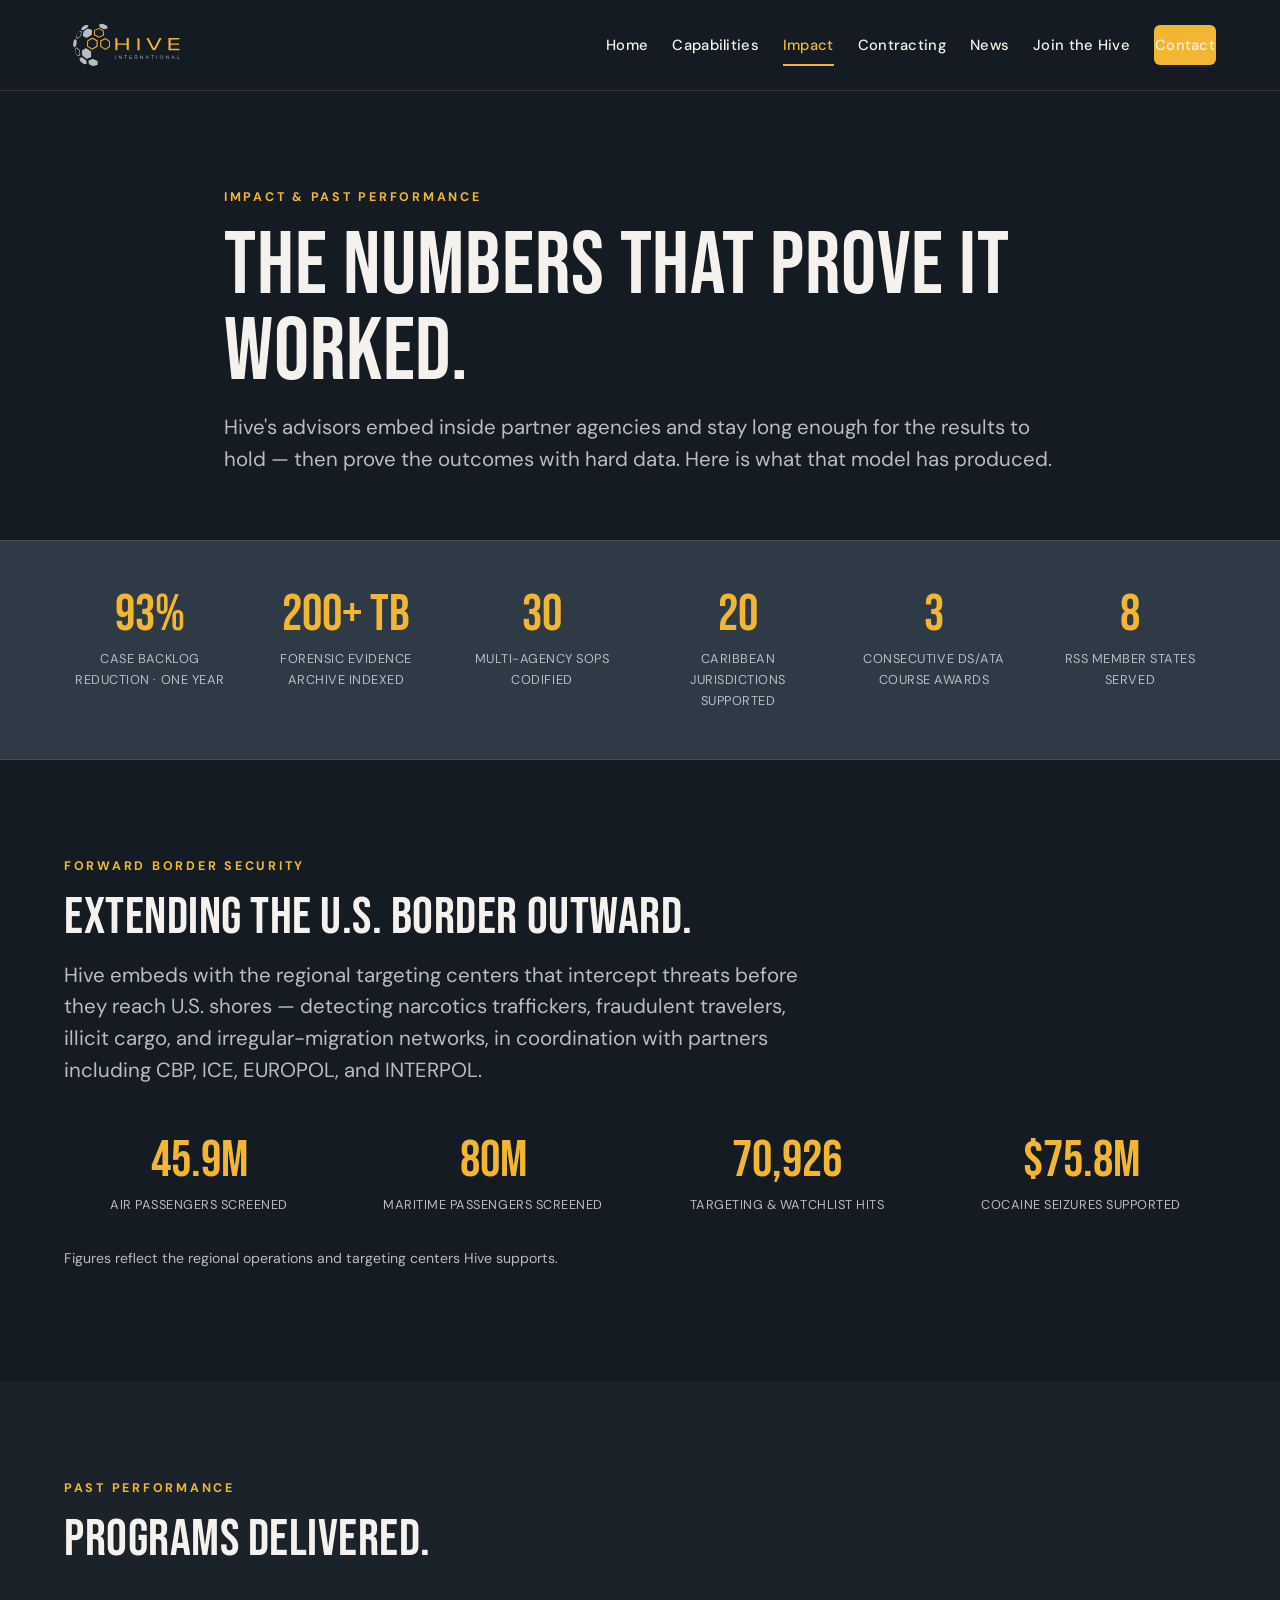
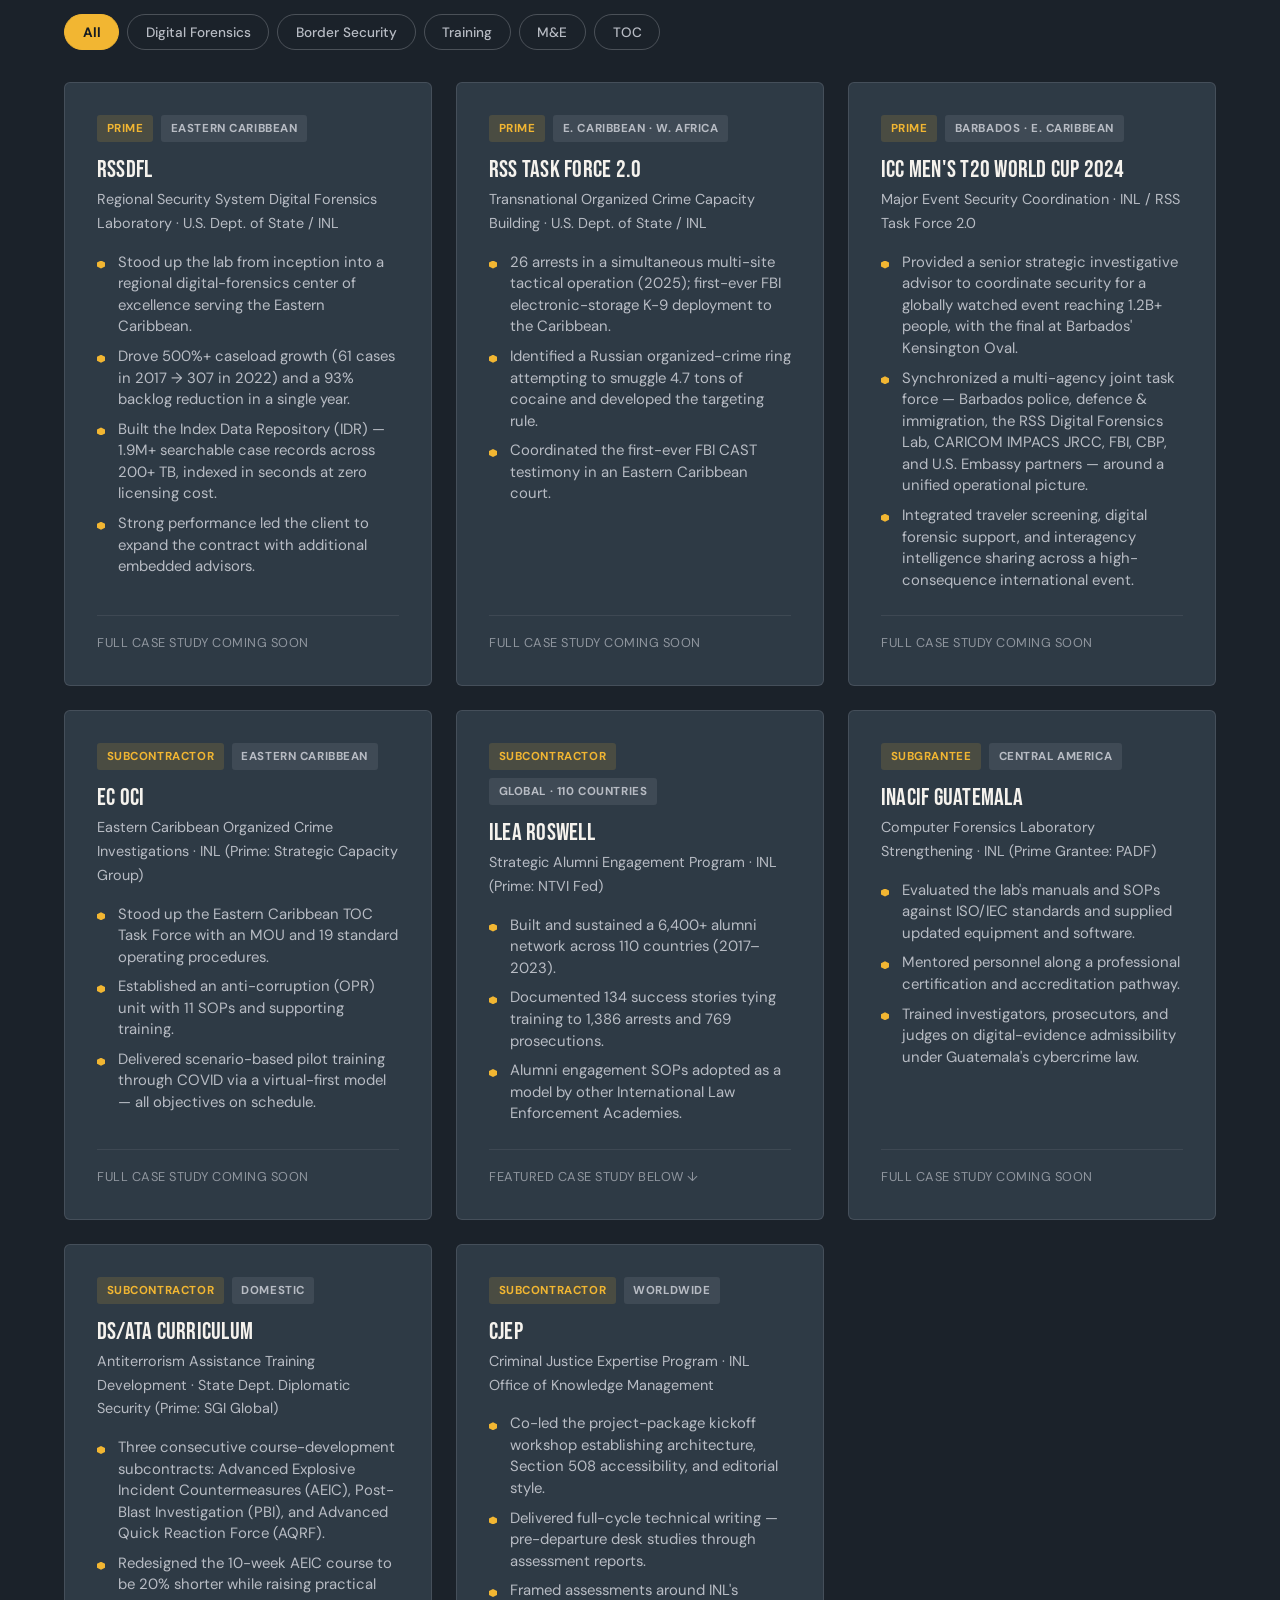
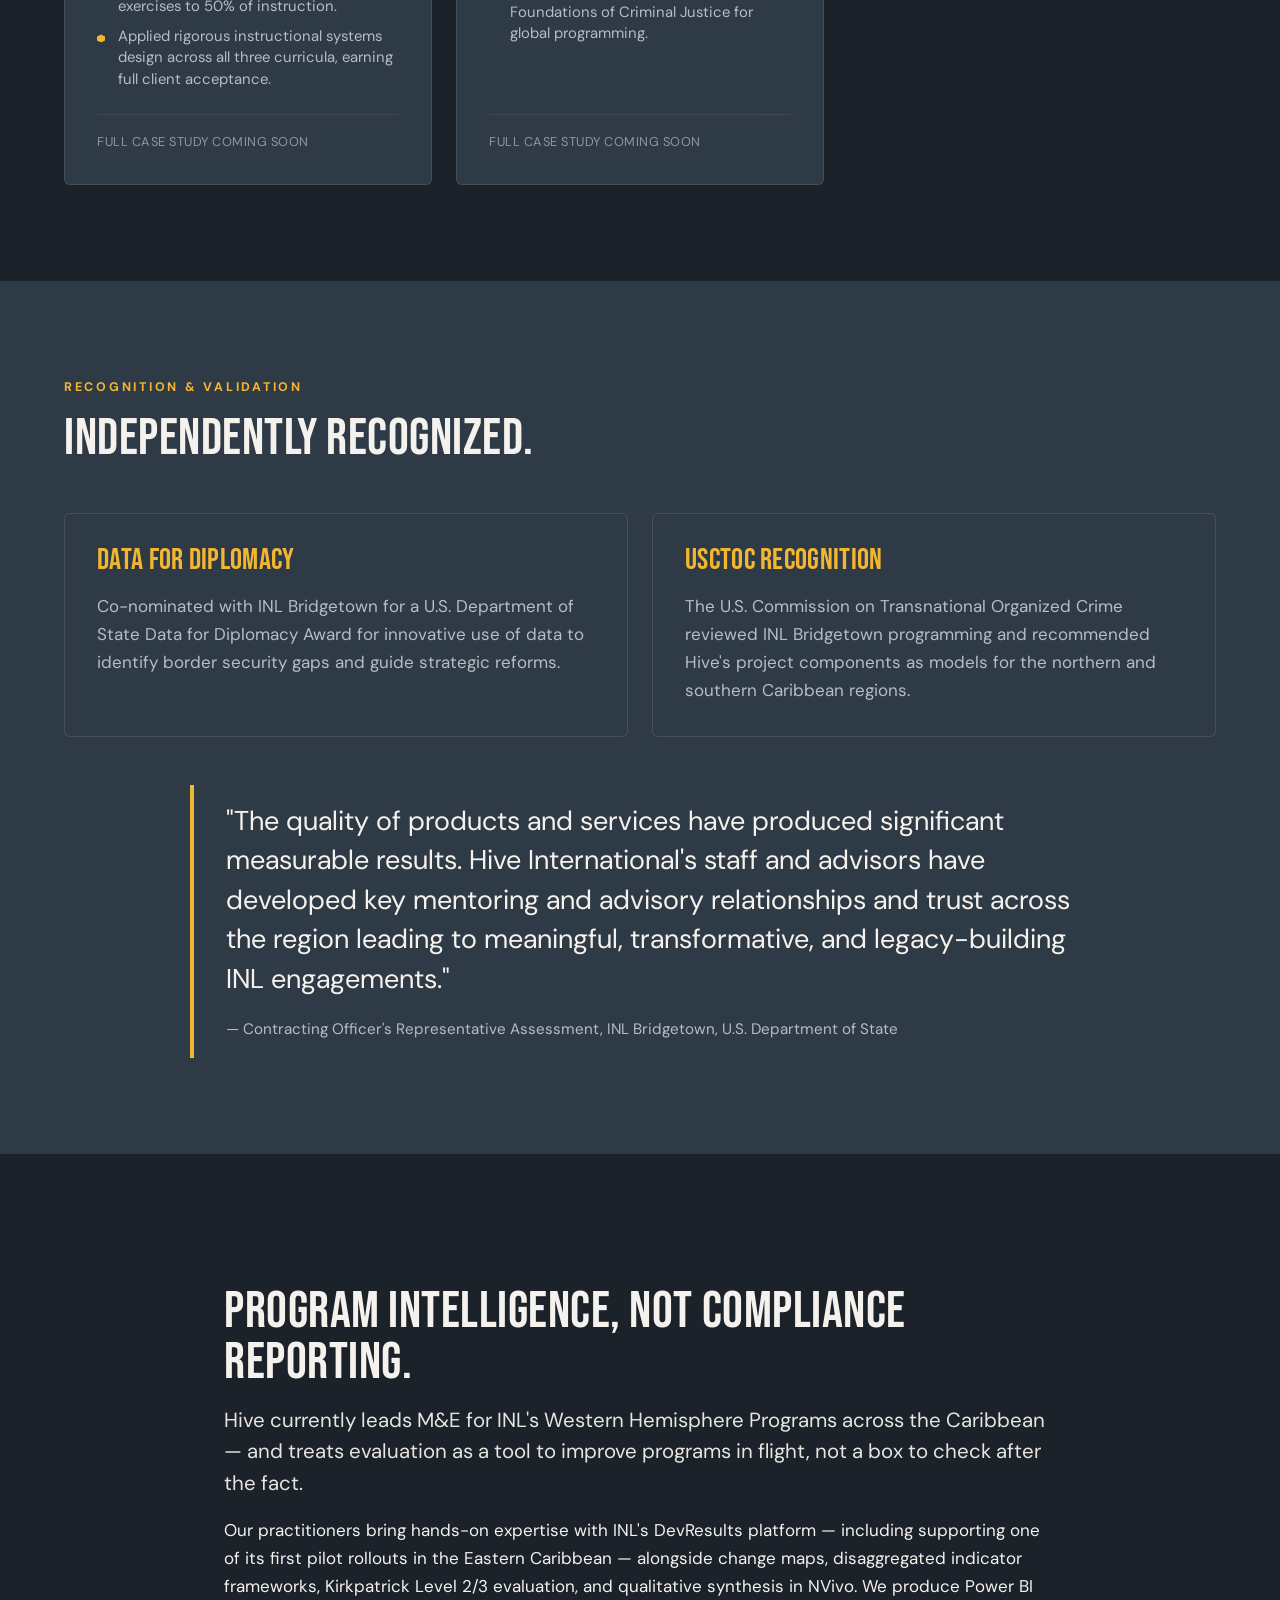
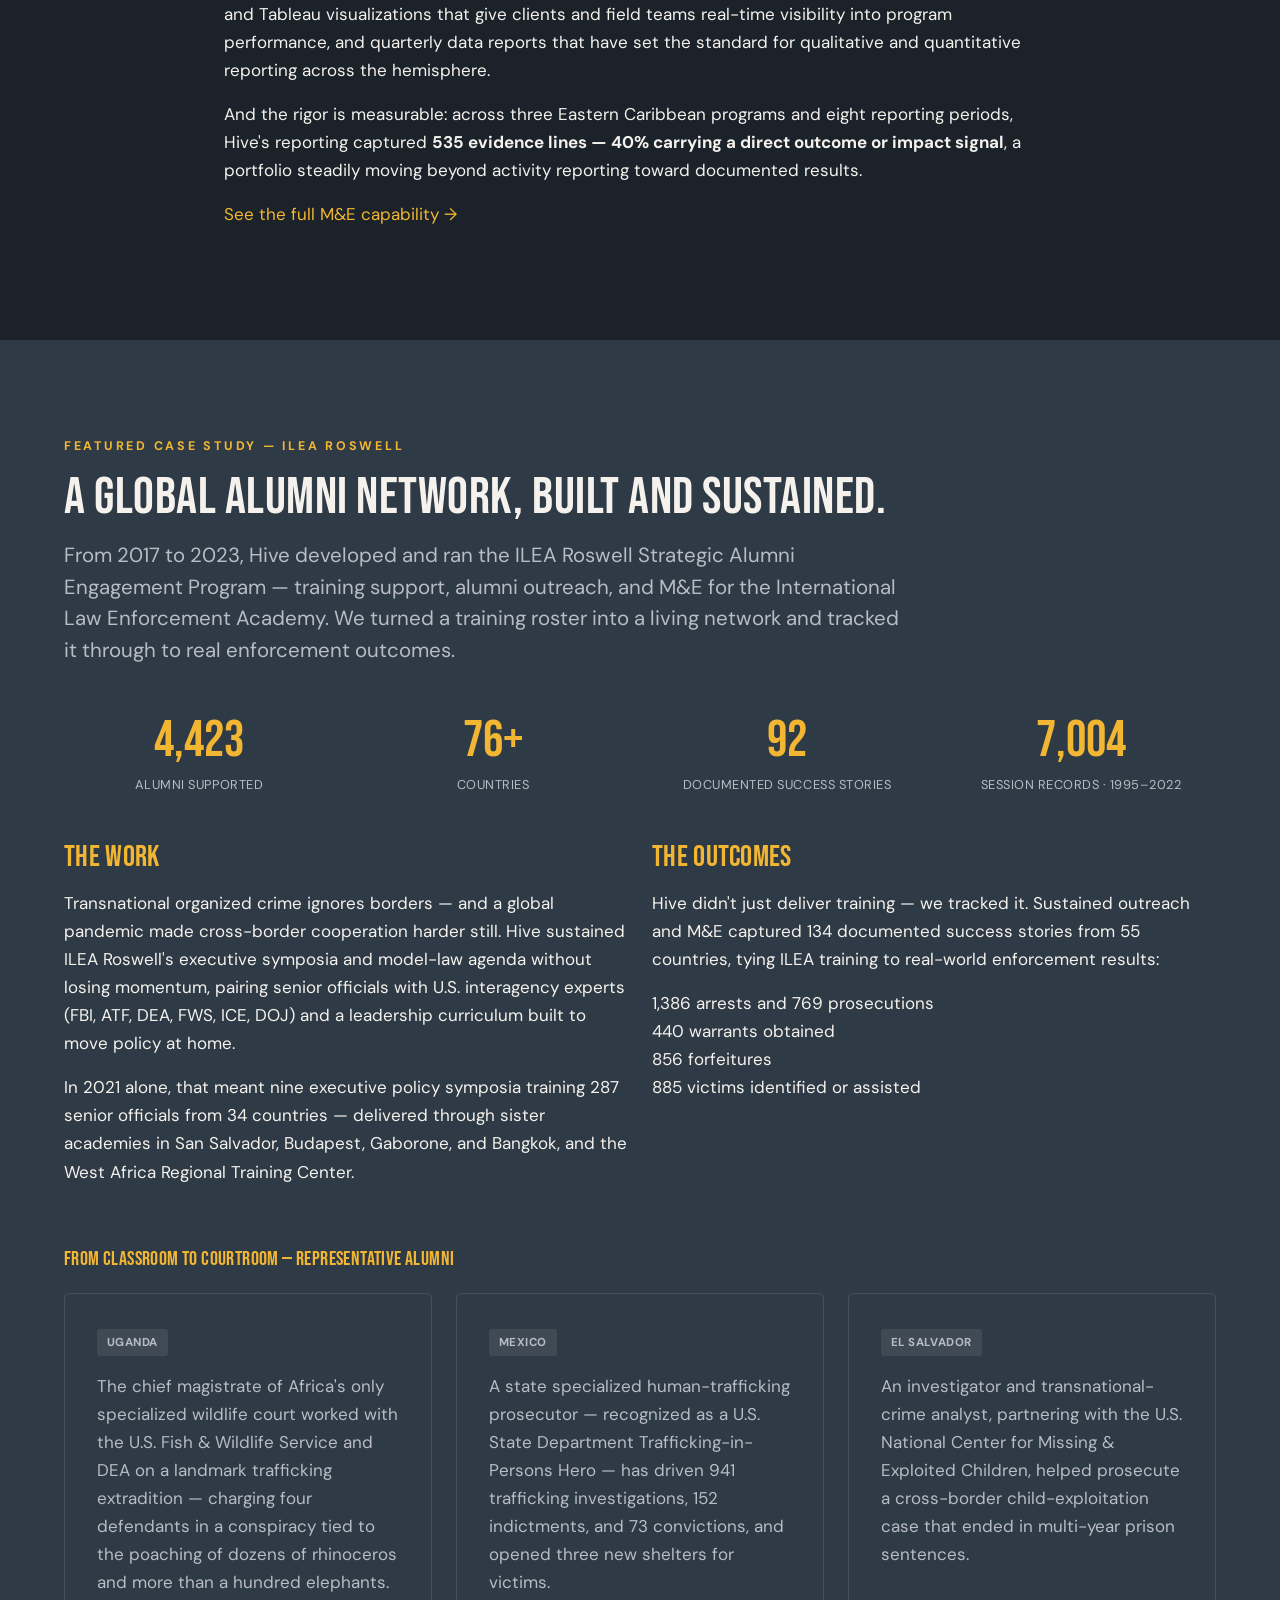
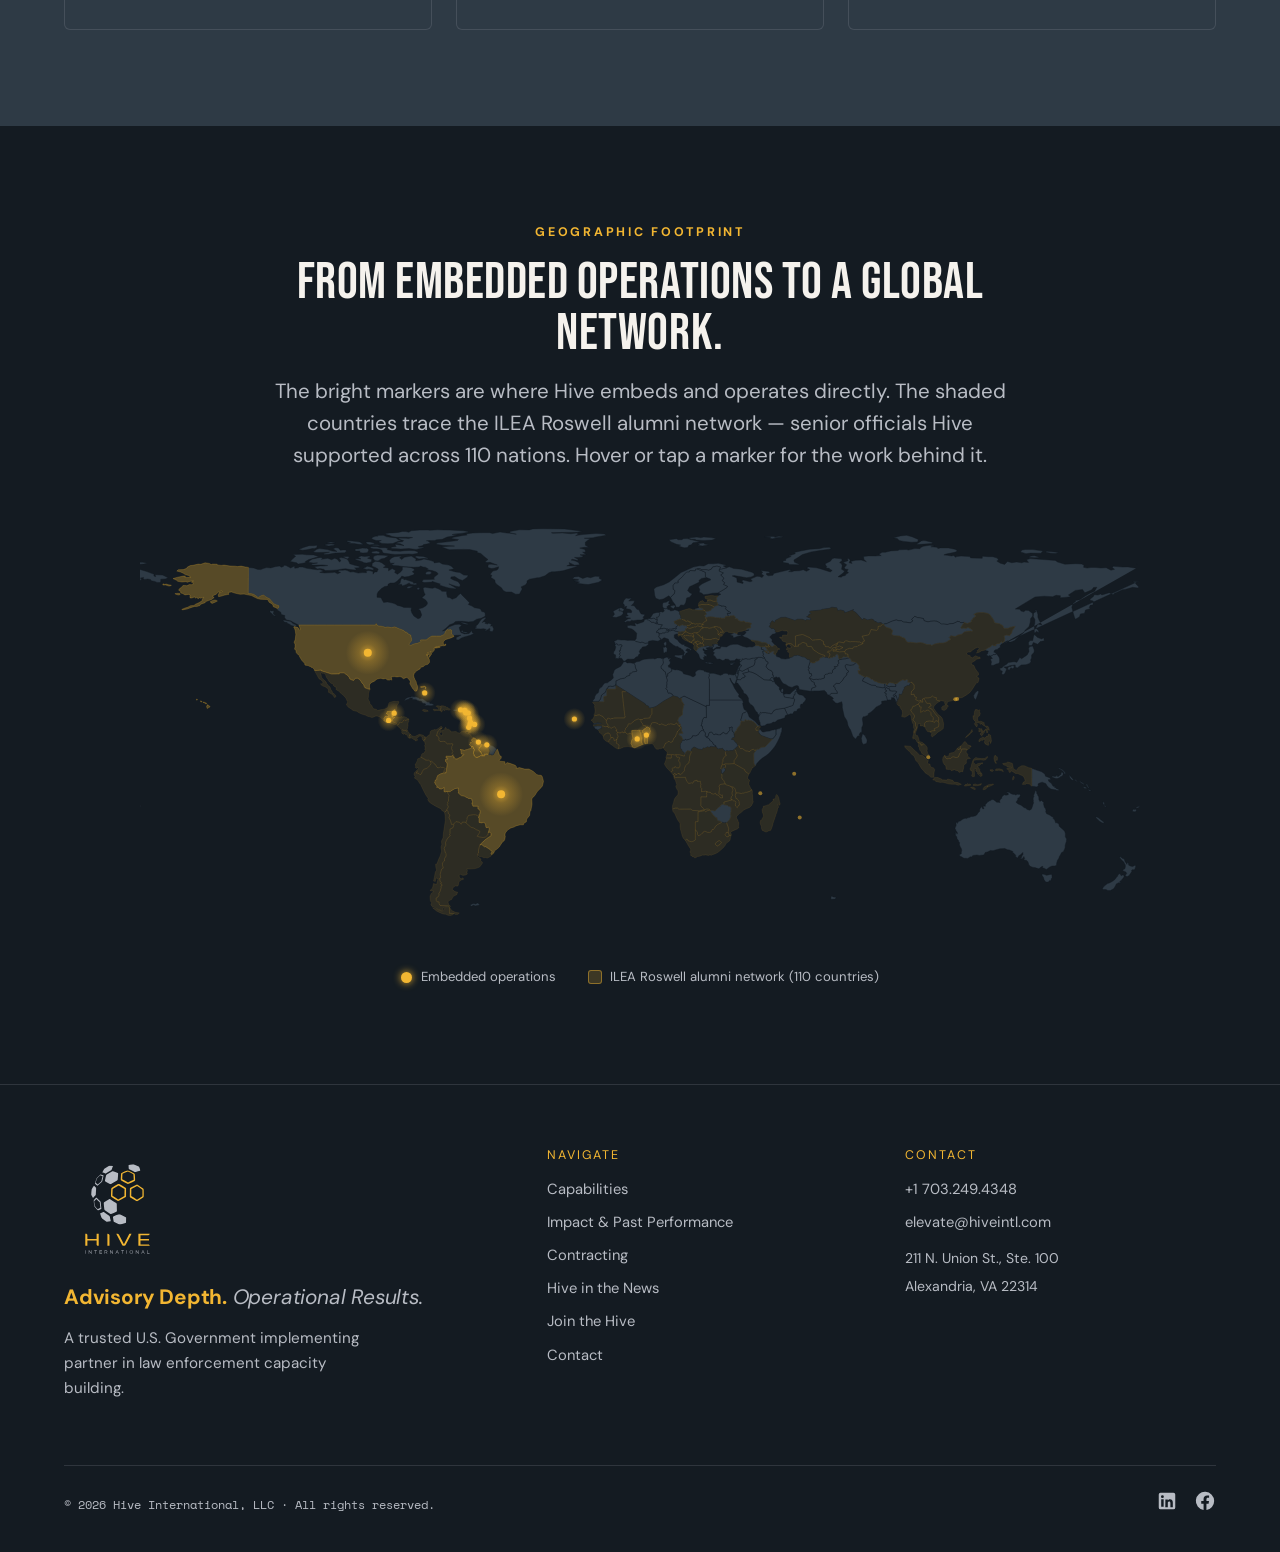
<file: impact.html>
<!DOCTYPE html>
<html lang="en">
<head>
  <meta charset="UTF-8">
  <meta name="viewport" content="width=device-width, initial-scale=1.0">
  <title>Impact &amp; Past Performance — Hive International</title>
  <meta name="description" content="Measurable results across INL programs: 500%+ caseload growth, 1.9M+ searchable case records indexed, a 70+ country alumni network, and recognition from State Department leadership.">
  <link rel="canonical" href="https://hiveintl.com/impact">
  <meta property="og:type" content="website">
  <meta property="og:title" content="Impact &amp; Past Performance — Hive International">
  <meta property="og:description" content="Measurable results across INL programs in digital forensics, TOC, border security, training, and M&E.">
  <meta property="og:image" content="https://hiveintl.com/assets/img/og_card.png">
  <meta property="og:url" content="https://hiveintl.com/impact">
  <link rel="icon" href="assets/icons/favicon.ico" sizes="any">
  <link rel="icon" type="image/png" sizes="32x32" href="assets/icons/icon_32px.png">
  <link rel="apple-touch-icon" href="assets/icons/icon_180px.png">
  <link rel="preconnect" href="https://fonts.googleapis.com">
  <link rel="preconnect" href="https://fonts.gstatic.com" crossorigin>
  <link href="https://fonts.googleapis.com/css2?family=Bebas+Neue&family=Space+Mono:wght@400;700&family=DM+Sans:opsz,wght@9..40,400;9..40,500;9..40,700&display=swap" rel="stylesheet">
  <link rel="stylesheet" href="css/styles.css?v=4">
</head>
<body>
  <a class="skip-link" href="#main">Skip to content</a>

  <header class="site-header">
    <div class="container nav">
      <a class="nav-logo" href="index.html" aria-label="Hive International — home">
        <img src="assets/logos/hive_horizontal_primary.svg" alt="Hive International">
      </a>
      <button class="nav-toggle" aria-label="Toggle navigation" aria-expanded="false" aria-controls="nav-links">
        <span></span><span></span><span></span>
      </button>
      <nav class="nav-links" id="nav-links" aria-label="Primary">
        <a href="index.html">Home</a>
        <a href="capabilities.html">Capabilities</a>
        <a href="impact.html" class="active">Impact</a>
        <a href="contracting.html">Contracting</a>
        <a href="news.html">News</a>
        <a href="opportunities.html">Join the Hive</a>
        <a href="contact.html" class="btn btn-primary">Contact</a>
      </nav>
    </div>
  </header>

  <main id="main">

    <!-- Page header -->
    <section class="bg-deep" style="padding-top:var(--sp-7);padding-bottom:var(--sp-5);">
      <div class="container narrow">
        <span class="eyebrow reveal">Impact &amp; Past Performance</span>
        <h1 class="reveal">The numbers that prove it worked.</h1>
        <p class="lead muted reveal" data-delay="1">Hive's advisors embed inside partner agencies and stay long enough for the results to hold — then prove the outcomes with hard data. Here is what that model has produced.</p>
      </div>
    </section>

    <!-- Section 1 — By the numbers -->
    <!-- PLACEHOLDER METRICS: project-specific figures, intentionally distinct from
         the homepage set. To be revisited alongside company-wide metrics. -->
    <section class="counter-bar" style="padding:0;" aria-label="By the numbers">
      <div class="container">
        <div class="counter-grid">
          <div class="counter reveal"><div class="num" data-target="93" data-suffix="%">0</div><div class="label">Case Backlog Reduction · One Year</div></div>
          <div class="counter reveal" data-delay="1"><div class="num" data-target="200" data-suffix="+ TB">0</div><div class="label">Forensic Evidence Archive Indexed</div></div>
          <div class="counter reveal" data-delay="2"><div class="num" data-target="30">0</div><div class="label">Multi-Agency SOPs Codified</div></div>
          <div class="counter reveal" data-delay="3"><div class="num" data-target="20">0</div><div class="label">Caribbean Jurisdictions Supported</div></div>
          <div class="counter reveal" data-delay="4"><div class="num" data-target="3">0</div><div class="label">Consecutive DS/ATA Course Awards</div></div>
          <div class="counter reveal" data-delay="5"><div class="num" data-target="8">0</div><div class="label">RSS Member States Served</div></div>
        </div>
      </div>
    </section>

    <!-- Section: Forward Border Security (strategic hook, above Past Performance) -->
    <!-- Partner-volume figures reflect the regional operations/centers Hive supports (see caption). -->
    <section class="bg-deep">
      <div class="container">
        <div class="section-head reveal">
          <span class="eyebrow">Forward Border Security</span>
          <h2>Extending the U.S. border outward.</h2>
          <p class="lead muted">Hive embeds with the regional targeting centers that intercept threats before they reach U.S. shores — detecting narcotics traffickers, fraudulent travelers, illicit cargo, and irregular-migration networks, in coordination with partners including CBP, ICE, EUROPOL, and INTERPOL.</p>
        </div>
        <div class="stat-4">
          <div class="counter reveal"><div class="num" data-target="46.9" data-decimals="1" data-suffix="M">0</div><div class="label">Air Passengers Screened</div></div>
          <div class="counter reveal" data-delay="1"><div class="num" data-target="82" data-suffix="M">0</div><div class="label">Maritime Passengers Screened</div></div>
          <div class="counter reveal" data-delay="2"><div class="num" data-target="72540">0</div><div class="label">Targeting &amp; Watchlist Hits</div></div>
          <div class="counter reveal" data-delay="3"><div class="num" data-prefix="$" data-target="77.5" data-decimals="1" data-suffix="M">0</div><div class="label">Cocaine Seizures Supported</div></div>
        </div>
        <p class="muted reveal" style="margin-top:var(--sp-4);font-size:.88rem;">Figures reflect the regional operations and targeting centers Hive supports.</p>
      </div>
    </section>

    <!-- Section 2 — Past performance cards -->
    <section>
      <div class="container">
        <div class="section-head reveal">
          <span class="eyebrow">Past Performance</span>
          <h2>Programs delivered.</h2>
        </div>
        <div class="filters reveal" role="group" aria-label="Filter programs by capability">
          <button class="filter-btn active" data-filter="all" aria-pressed="true">All</button>
          <button class="filter-btn" data-filter="digital-forensics" aria-pressed="false">Digital Forensics</button>
          <button class="filter-btn" data-filter="border" aria-pressed="false">Border Security</button>
          <button class="filter-btn" data-filter="training" aria-pressed="false">Training</button>
          <button class="filter-btn" data-filter="me" aria-pressed="false">M&amp;E</button>
          <button class="filter-btn" data-filter="toc" aria-pressed="false">TOC</button>
        </div>

        <div class="pp-grid">

          <article class="card pp-card reveal" data-cats="digital-forensics border training me toc">
            <div class="pp-meta">
              <span class="tag tag-role">Prime</span>
              <span class="tag tag-region">Eastern Caribbean</span>            </div>
            <h3>RSSDFL</h3>
            <p class="client">Regional Security System Digital Forensics Laboratory · U.S. Dept. of State / INL</p>
            <ul class="outcomes">
              <li>Stood up the lab from inception into a regional digital-forensics center of excellence serving the Eastern Caribbean.</li>
              <li>Drove 500%+ caseload growth (61 cases in 2017 → 307 in 2022) and a 93% backlog reduction in a single year.</li>
              <li>Built the Index Data Repository (IDR) &mdash; 1.9M+ searchable case records across 200+ TB, indexed in seconds at zero licensing cost.</li>
              <li>Strong performance led the client to expand the contract with additional embedded advisors.</li>
            </ul>
            <div class="coming-soon">Full case study coming soon</div>
          </article>

          <article class="card pp-card reveal" data-delay="1" data-cats="toc border digital-forensics training me">
            <div class="pp-meta">
              <span class="tag tag-role">Prime</span>
              <span class="tag tag-region">E. Caribbean · W. Africa</span>            </div>
            <h3>RSS Task Force 2.0</h3>
            <p class="client">Transnational Organized Crime Capacity Building · U.S. Dept. of State / INL</p>
            <ul class="outcomes">
              <li>26 arrests in a simultaneous multi-site tactical operation (2025); first-ever FBI electronic-storage K-9 deployment to the Caribbean.</li>
              <li>Identified a Russian organized-crime ring attempting to smuggle 4.7 tons of cocaine and developed the targeting rule.</li>
              <li>Coordinated the first-ever FBI CAST testimony in an Eastern Caribbean court.</li>
            </ul>
            <div class="coming-soon">Full case study coming soon</div>
          </article>

          <article class="card pp-card reveal" data-cats="toc border digital-forensics">
            <div class="pp-meta">
              <span class="tag tag-role">Prime</span>
              <span class="tag tag-region">Barbados · E. Caribbean</span>
            </div>
            <h3>ICC Men's T20 World Cup 2024</h3>
            <p class="client">Major Event Security Coordination · INL / RSS Task Force 2.0</p>
            <ul class="outcomes">
              <li>Provided a senior strategic investigative advisor to coordinate security for a globally watched event reaching 1.2B+ people, with the final at Barbados' Kensington Oval.</li>
              <li>Synchronized a multi-agency joint task force — Barbados police, defence &amp; immigration, the RSS Digital Forensics Lab, CARICOM IMPACS JRCC, FBI, CBP, and U.S. Embassy partners — around a unified operational picture.</li>
              <li>Integrated traveler screening, digital forensic support, and interagency intelligence sharing across a high-consequence international event.</li>
            </ul>
            <div class="coming-soon">Full case study coming soon</div>
          </article>

          <article class="card pp-card reveal" data-delay="2" data-cats="toc border training me">
            <div class="pp-meta">
              <span class="tag tag-role">Subcontractor</span>
              <span class="tag tag-region">Eastern Caribbean</span>            </div>
            <h3>EC OCI</h3>
            <p class="client">Eastern Caribbean Organized Crime Investigations · INL (Prime: Strategic Capacity Group)</p>
            <ul class="outcomes">
              <li>Stood up the Eastern Caribbean TOC Task Force with an MOU and 19 standard operating procedures.</li>
              <li>Established an anti-corruption (OPR) unit with 11 SOPs and supporting training.</li>
              <li>Delivered scenario-based pilot training through COVID via a virtual-first model — all objectives on schedule.</li>
            </ul>
            <div class="coming-soon">Full case study coming soon</div>
          </article>

          <article class="card pp-card reveal" data-cats="training me">
            <div class="pp-meta">
              <span class="tag tag-role">Subcontractor</span>
              <span class="tag tag-region">Global · 110 countries</span>            </div>
            <h3>ILEA Roswell</h3>
            <p class="client">Strategic Alumni Engagement Program · INL (Prime: NTVI Fed)</p>
            <ul class="outcomes">
              <li>Built and sustained a 6,400+ alumni network across 110 countries (2017–2023).</li>
              <li>Documented 134 success stories tying training to 1,386 arrests and 769 prosecutions.</li>
              <li>Alumni engagement SOPs adopted as a model by other International Law Enforcement Academies.</li>
            </ul>
            <div class="coming-soon">Featured case study below ↓</div>
          </article>

          <article class="card pp-card reveal" data-delay="1" data-cats="digital-forensics training me">
            <div class="pp-meta">
              <span class="tag tag-role">Subgrantee</span>
              <span class="tag tag-region">Central America</span>            </div>
            <h3>INACIF Guatemala</h3>
            <p class="client">Computer Forensics Laboratory Strengthening · INL (Prime Grantee: PADF)</p>
            <ul class="outcomes">
              <li>Evaluated the lab's manuals and SOPs against ISO/IEC standards and supplied updated equipment and software.</li>
              <li>Mentored personnel along a professional certification and accreditation pathway.</li>
              <li>Trained investigators, prosecutors, and judges on digital-evidence admissibility under Guatemala's cybercrime law.</li>
            </ul>
            <div class="coming-soon">Full case study coming soon</div>
          </article>

          <article class="card pp-card reveal" data-delay="2" data-cats="training">
            <div class="pp-meta">
              <span class="tag tag-role">Subcontractor</span>
              <span class="tag tag-region">Domestic</span>            </div>
            <h3>DS/ATA Curriculum</h3>
            <p class="client">Antiterrorism Assistance Training Development · State Dept. Diplomatic Security (Prime: SGI Global)</p>
            <ul class="outcomes">
              <li>Three consecutive course-development subcontracts: Advanced Explosive Incident Countermeasures (AEIC), Post-Blast Investigation (PBI), and Advanced Quick Reaction Force (AQRF).</li>
              <li>Redesigned the 10-week AEIC course to be 20% shorter while raising practical exercises to 50% of instruction.</li>
              <li>Applied rigorous instructional systems design across all three curricula, earning full client acceptance.</li>
            </ul>
            <div class="coming-soon">Full case study coming soon</div>
          </article>

          <article class="card pp-card reveal" data-cats="me toc">
            <div class="pp-meta">
              <span class="tag tag-role">Subcontractor</span>
              <span class="tag tag-region">Worldwide</span>            </div>
            <h3>CJEP</h3>
            <p class="client">Criminal Justice Expertise Program · INL Office of Knowledge Management</p>
            <ul class="outcomes">
              <li>Co-led the project-package kickoff workshop establishing architecture, Section 508 accessibility, and editorial style.</li>
              <li>Delivered full-cycle technical writing — pre-departure desk studies through assessment reports.</li>
              <li>Framed assessments around INL's Foundations of Criminal Justice for global programming.</li>
            </ul>
            <div class="coming-soon">Full case study coming soon</div>
          </article>

        </div>
      </div>
    </section>

    <!-- Section 3 — Recognition -->
    <section class="bg-charcoal">
      <div class="container">
        <div class="section-head reveal">
          <span class="eyebrow">Recognition &amp; Validation</span>
          <h2>Independently recognized.</h2>
        </div>
        <div class="grid grid-2" style="margin-bottom:var(--sp-5);">
          <div class="card reveal">
            <h3 style="color:var(--gold);">Data for Diplomacy</h3>
            <p>Co-nominated with INL Bridgetown for a U.S. Department of State Data for Diplomacy Award for innovative use of data to identify border security gaps and guide strategic reforms.</p>
          </div>
          <div class="card reveal" data-delay="1">
            <h3 style="color:var(--gold);">USCTOC Recognition</h3>
            <p>The U.S. Commission on Transnational Organized Crime reviewed INL Bridgetown programming and recommended Hive's project components as models for the northern and southern Caribbean regions.</p>
          </div>
        </div>
        <div class="quote reveal">
          <blockquote>"The quality of products and services have produced significant measurable results. Hive International's staff and advisors have developed key mentoring and advisory relationships and trust across the region leading to meaningful, transformative, and legacy-building INL engagements."</blockquote>
          <cite>— Contracting Officer's Representative Assessment, INL Bridgetown, U.S. Department of State</cite>
        </div>
      </div>
    </section>

    <!-- Section 4 — The M&E Difference -->
    <section>
      <div class="container narrow">
        <span class="eyebrow reveal">The M&amp;E Difference</span>
        <h2 class="reveal">Program intelligence, not compliance reporting.</h2>
        <p class="lead reveal" data-delay="1">Hive currently leads M&amp;E for INL's Western Hemisphere Programs across the Caribbean — and treats evaluation as a tool to improve programs in flight, not a box to check after the fact.</p>
        <p class="reveal">Our practitioners bring hands-on expertise with INL's DevResults platform — including supporting one of its first pilot rollouts in the Eastern Caribbean — alongside change maps, disaggregated indicator frameworks, Kirkpatrick Level 2/3 evaluation, and qualitative synthesis in NVivo. We produce Power BI and Tableau visualizations that give clients and field teams real-time visibility into program performance, and quarterly data reports that have set the standard for qualitative and quantitative reporting across the hemisphere.</p>
        <p class="reveal">And the rigor is measurable: across three Eastern Caribbean programs and eight reporting periods, Hive's reporting captured <strong>535 evidence lines — 40% carrying a direct outcome or impact signal</strong>, a portfolio steadily moving beyond activity reporting toward documented results.</p>
        <p class="reveal"><a href="capabilities.html#me" class="card-link">See the full M&amp;E capability <span class="arrow">→</span></a></p>
      </div>
    </section>

    <!-- Section: Featured Case Study — ILEA Roswell -->
    <section class="bg-charcoal">
      <div class="container">
        <div class="section-head reveal" style="max-width:840px;">
          <span class="eyebrow">Featured Case Study — ILEA Roswell</span>
          <h2>A global alumni network, built and sustained.</h2>
          <p class="lead muted">From 2017 to 2023, Hive developed and ran the ILEA Roswell Strategic Alumni Engagement Program &mdash; training support, alumni outreach, and M&amp;E for the International Law Enforcement Academy. We turned a training roster into a living network and tracked it through to real enforcement outcomes.</p>
        </div>

        <div class="stat-4 reveal" style="margin-bottom:var(--sp-5);">
          <div class="counter"><div class="num" data-target="6414">0</div><div class="label">Alumni Supported</div></div>
          <div class="counter"><div class="num" data-target="110" data-suffix="+">0</div><div class="label">Countries</div></div>
          <div class="counter"><div class="num" data-target="134">0</div><div class="label">Documented Success Stories</div></div>
          <div class="counter"><div class="num" data-target="10156">0</div><div class="label">Session Records · 1995&ndash;2022</div></div>
        </div>

        <div class="grid grid-2" style="margin-bottom:var(--sp-5);">
          <div class="reveal">
            <h3 style="color:var(--gold);">The work</h3>
            <p>Transnational organized crime ignores borders &mdash; and a global pandemic made cross-border cooperation harder still. Hive sustained ILEA Roswell's executive symposia and model-law agenda without losing momentum, pairing senior officials with U.S. interagency experts (FBI, ATF, DEA, FWS, ICE, DOJ) and a leadership curriculum built to move policy at home.</p>
            <p>In 2021 alone, that meant nine executive policy symposia training 287 senior officials from 34 countries &mdash; delivered through sister academies in San Salvador, Budapest, Gaborone, and Bangkok, and the West Africa Regional Training Center.</p>
          </div>
          <div class="reveal" data-delay="1">
            <h3 style="color:var(--gold);">The outcomes</h3>
            <p>Hive didn't just deliver training &mdash; we tracked it. Sustained outreach and M&amp;E captured 134 documented success stories from 55 countries, tying ILEA training to real-world enforcement results:</p>
            <ul class="outcomes">
              <li>1,386 arrests and 769 prosecutions</li>
              <li>440 warrants obtained</li>
              <li>856 forfeitures</li>
              <li>885 victims identified or assisted</li>
            </ul>
          </div>
        </div>

        <h4 class="reveal" style="color:var(--gold);margin-bottom:var(--sp-3);">From classroom to courtroom &mdash; representative alumni</h4>
        <div class="grid grid-3">
          <div class="card reveal">
            <span class="tag tag-region" style="margin-bottom:var(--sp-2);display:inline-block;">Uganda</span>
            <p>The chief magistrate of Africa's only specialized wildlife court worked with the U.S. Fish &amp; Wildlife Service and DEA on a landmark trafficking extradition &mdash; charging four defendants in a conspiracy tied to the poaching of dozens of rhinoceros and more than a hundred elephants.</p>
          </div>
          <div class="card reveal" data-delay="1">
            <span class="tag tag-region" style="margin-bottom:var(--sp-2);display:inline-block;">Mexico</span>
            <p>A state specialized human-trafficking prosecutor &mdash; recognized as a U.S. State Department Trafficking-in-Persons Hero &mdash; has driven 941 trafficking investigations, 152 indictments, and 73 convictions, and opened three new shelters for victims.</p>
          </div>
          <div class="card reveal" data-delay="2">
            <span class="tag tag-region" style="margin-bottom:var(--sp-2);display:inline-block;">El Salvador</span>
            <p>An investigator and transnational-crime analyst, partnering with the U.S. National Center for Missing &amp; Exploited Children, helped prosecute a cross-border child-exploitation case that ended in multi-year prison sentences.</p>
          </div>
        </div>
      </div>
    </section>

    <!-- Section 5 — Geographic footprint map -->
    <section class="bg-deep">
      <div class="container">
        <div class="section-head reveal" style="text-align:center;max-width:760px;margin-left:auto;margin-right:auto;">
          <span class="eyebrow">Geographic Footprint</span>
          <h2>From embedded operations to a global network.</h2>
          <p class="lead muted">The bright markers are where Hive embeds and operates directly. The shaded countries trace the ILEA Roswell alumni network &mdash; senior officials Hive supported across 110 nations. Hover or tap a marker for the work behind it.</p>
        </div>
        <div class="footprint-map reveal" id="footprint-map">
          <!-- Footprint map inlined for reliability; tooltips wired by main.js. -->
          <svg xmlns="http://www.w3.org/2000/svg" viewBox="0 8 1000 415" class="footprint-svg" role="img" aria-label="Map of Hive International operational footprint and ILEA alumni network">
<defs><radialGradient id="hiveGlow" cx="50%" cy="50%" r="50%"><stop offset="0%" stop-color="#F2B632" stop-opacity="0.85"/><stop offset="40%" stop-color="#F2B632" stop-opacity="0.32"/><stop offset="100%" stop-color="#F2B632" stop-opacity="0"/></radialGradient></defs>
<g class="countries">
<path class="country" d="M994.8,298.6 L995.5,298.2 L996.4,299.0 L996.0,300.4 L994.3,300.8 L992.7,300.5 L992.5,299.2 L993.5,298.3 L994.8,298.6ZM0.0,294.6 L0.6,294.5 L0.2,295.8 L0.0,296.0M998.2,296.7 L996.5,297.3 L996.1,296.2 L997.5,295.7 L998.4,295.5 L1000.0,294.6M0.0,294.6Z"/>
<path class="country ilea" d="M594.2,252.6 L594.6,252.9 L604.7,258.6 L604.9,260.2 L608.9,263.0 L607.6,266.4 L607.8,268.0 L609.6,269.0 L609.6,269.7 L608.9,271.4 L609.0,272.2 L608.9,273.6 L609.8,275.3 L611.0,278.1 L612.0,278.7 L609.8,280.3 L606.7,281.3 L605.1,281.3 L604.1,282.1 L602.2,282.2 L601.4,282.6 L598.1,281.8 L596.0,282.0 L595.2,278.2 L594.3,276.9 L593.7,276.2 L591.0,275.6 L589.4,274.8 L587.7,274.3 L586.5,273.9 L585.4,273.2 L583.9,269.7 L582.3,268.1 L581.7,266.5 L582.0,265.1 L581.5,262.5 L582.6,262.4 L583.7,261.4 L584.7,259.9 L585.4,259.3 L585.4,258.4 L584.8,257.8 L584.6,256.7 L585.4,256.4 L585.6,254.7 L584.5,253.2 L585.5,252.8 L588.5,252.9 L594.2,252.6Z"/>
<path class="country" d="M475.9,173.2 L475.9,173.4 L475.9,173.9 L475.9,178.1 L466.8,178.0 L466.8,185.1 L464.2,185.3 L463.6,186.7 L464.1,190.8 L453.2,190.7 L452.6,191.7 L452.7,190.5 L452.8,190.5 L459.0,190.3 L459.4,189.3 L460.5,188.0 L461.4,184.2 L465.3,181.2 L466.6,177.7 L467.4,177.5 L468.4,175.3 L470.7,175.0 L471.7,175.4 L473.0,175.4 L473.9,174.8 L475.6,174.7 L475.5,173.2 L475.9,173.2Z"/>
<path class="country" d="M158.8,113.9 L158.4,113.9 L153.0,111.2 L151.0,110.0 L146.0,108.8 L144.5,106.3 L144.9,104.6 L141.3,103.5 L140.8,101.2 L137.5,99.2 L137.4,97.8 L138.9,96.4 L138.9,94.7 L134.1,92.9 L131.3,89.7 L129.6,87.7 L127.0,86.5 L125.2,85.4 L123.7,83.9 L120.9,84.8 L118.2,86.4 L115.7,84.6 L113.8,83.3 L111.1,82.6 L108.3,82.5 L108.4,66.7 L108.4,56.4 L113.6,57.0 L117.9,58.4 L120.8,58.6 L123.3,57.5 L126.6,56.6 L130.8,56.9 L134.9,55.7 L139.5,55.0 L141.4,56.2 L143.4,55.5 L144.1,54.2 L146.0,54.5 L150.7,57.0 L154.4,55.1 L154.8,57.2 L158.2,56.8 L159.2,56.0 L162.6,56.1 L166.8,57.3 L173.3,58.3 L177.2,58.8 L179.9,58.6 L183.6,60.0 L179.7,61.4 L184.7,62.0 L192.2,61.6 L194.6,61.2 L197.6,62.8 L200.6,61.4 L197.7,60.2 L199.5,59.3 L202.9,59.2 L205.1,58.9 L207.4,59.6 L210.2,61.1 L213.3,60.8 L218.2,62.1 L222.5,61.6 L226.5,61.7 L226.2,60.0 L228.7,59.5 L233.0,60.4 L233.0,63.1 L234.8,60.9 L237.0,60.9 L238.2,58.1 L235.3,56.4 L232.0,55.3 L232.2,52.2 L235.5,50.2 L239.2,50.7 L242.0,51.9 L245.8,55.0 L243.3,56.4 L248.5,57.0 L248.5,59.8 L252.2,57.6 L255.5,59.4 L254.7,61.5 L257.4,63.3 L260.3,61.3 L262.3,58.9 L262.4,55.9 L266.4,56.1 L270.5,56.5 L274.2,57.9 L274.4,59.3 L272.3,60.7 L274.3,62.2 L273.9,63.6 L268.5,65.5 L264.6,66.0 L261.8,65.1 L260.9,66.5 L258.2,68.9 L257.4,70.1 L254.2,71.9 L250.2,72.1 L248.0,73.3 L247.9,75.1 L244.6,75.5 L241.2,77.7 L238.2,80.8 L237.1,83.0 L237.0,86.3 L241.1,86.7 L242.3,89.3 L243.6,91.4 L247.5,90.9 L252.7,92.1 L255.4,93.1 L257.4,94.4 L260.9,95.2 L263.9,96.4 L268.4,96.5 L271.5,96.8 L271.0,99.2 L271.9,102.0 L273.9,105.1 L278.0,107.8 L280.2,106.9 L281.7,104.0 L280.2,99.6 L278.3,98.1 L282.7,96.8 L285.8,94.9 L287.4,93.0 L287.2,91.1 L285.3,88.7 L281.9,86.7 L285.2,83.7 L284.0,81.2 L283.0,76.9 L285.0,76.2 L289.7,77.0 L292.6,77.3 L294.9,76.5 L297.5,77.5 L300.9,79.1 L301.7,80.2 L306.7,80.4 L306.6,82.7 L307.5,86.2 L310.1,86.7 L312.1,88.3 L316.1,86.8 L318.8,83.7 L320.6,82.4 L322.8,84.9 L326.4,88.4 L329.5,91.8 L328.3,93.5 L332.0,95.1 L334.5,96.7 L339.0,97.4 L340.7,98.3 L341.8,100.6 L344.0,101.0 L345.1,102.0 L345.3,105.1 L343.3,106.2 L341.3,107.2 L336.7,108.2 L333.2,110.4 L328.5,110.9 L322.6,110.3 L318.4,110.3 L315.6,110.5 L313.2,112.5 L309.7,113.7 L305.7,117.4 L302.5,119.9 L304.8,119.5 L309.3,115.8 L315.1,113.5 L319.3,113.2 L321.7,114.6 L319.1,116.5 L320.0,119.5 L320.9,121.6 L324.5,122.9 L329.1,122.5 L331.9,119.4 L332.1,121.4 L333.9,122.4 L330.4,124.3 L324.3,125.9 L321.5,127.0 L318.4,129.0 L316.3,128.8 L316.2,126.5 L321.0,124.2 L316.6,124.3 L313.5,124.6 L311.7,123.0 L311.7,119.3 L310.5,118.5 L308.6,118.9 L307.7,118.2 L305.6,120.3 L304.7,122.5 L303.7,123.7 L302.5,124.2 L301.7,124.3 L301.4,125.0 L296.3,125.0 L292.0,125.0 L290.8,125.5 L287.8,127.5 L287.5,127.7 L286.6,128.8 L284.1,128.8 L281.3,128.8 L280.1,129.3 L280.5,129.8 L280.8,130.7 L280.7,130.9 L277.1,132.3 L274.2,132.8 L271.0,134.2 L270.3,134.2 L269.4,133.8 L269.1,133.4 L269.1,133.1 L269.7,132.1 L271.0,130.6 L271.8,129.0 L271.3,126.6 L270.7,124.0 L267.8,122.7 L268.1,122.2 L267.7,121.9 L267.0,121.9 L266.4,121.5 L266.3,120.8 L265.7,121.1 L265.0,121.0 L265.2,120.7 L264.5,120.5 L264.2,119.7 L262.1,118.8 L259.8,117.9 L257.1,116.8 L254.5,115.8 L252.0,116.6 L251.1,116.6 L247.7,115.9 L245.4,116.3 L242.8,115.4 L239.9,115.0 L238.0,114.8 L237.1,114.3 L236.6,112.8 L235.7,112.8 L235.7,113.9 L229.9,113.9 L220.4,113.9 L211.0,113.9 L202.6,113.9 L194.3,113.9 L186.1,113.9 L177.6,113.9 L174.9,113.9 L166.7,113.9 L158.8,113.9ZM266.7,76.5 L268.8,75.2 L272.6,75.3 L272.5,75.8 L269.3,77.3 L267.3,77.3 L266.7,76.5ZM278.4,47.8 L275.3,46.3 L275.5,45.3 L276.8,45.1 L283.2,45.4 L287.9,46.9 L288.2,47.7 L285.2,47.6 L282.2,47.6 L279.2,47.9 L278.4,47.8ZM276.9,77.5 L278.0,76.7 L279.1,76.8 L279.8,77.3 L278.7,78.8 L277.5,78.6 L276.8,77.7 L276.9,77.5ZM240.0,41.7 L238.5,42.8 L234.4,42.6 L231.1,41.9 L232.5,40.6 L236.5,39.9 L239.0,40.8 L240.0,41.7ZM239.3,34.7 L238.1,34.7 L232.9,34.6 L232.1,33.8 L237.7,33.8 L239.7,34.3 L239.3,34.7ZM231.2,31.2 L234.6,32.2 L233.8,33.2 L229.7,33.8 L227.4,33.1 L226.2,32.1 L226.0,30.9 L229.6,31.0 L231.2,31.2ZM255.1,43.4 L250.7,43.0 L243.3,42.1 L242.3,40.6 L242.0,39.2 L239.2,38.0 L233.4,37.7 L230.2,36.8 L231.3,35.7 L237.0,35.8 L240.1,36.7 L245.5,36.7 L247.9,37.6 L247.3,38.7 L250.5,39.3 L252.3,40.0 L256.0,40.1 L260.1,40.3 L264.5,39.7 L270.1,39.5 L274.6,39.7 L277.6,40.7 L278.2,41.9 L276.5,42.6 L272.4,43.2 L268.8,42.9 L260.8,43.3 L255.1,43.4ZM190.9,32.9 L194.9,33.3 L193.9,34.2 L188.7,35.0 L184.6,34.1 L186.9,33.2 L190.9,32.9ZM191.8,31.1 L195.4,31.7 L192.0,32.2 L187.4,32.2 L187.4,31.8 L190.3,31.0 L191.8,31.1ZM345.6,107.5 L344.1,109.2 L342.2,111.6 L344.0,110.7 L345.9,111.3 L344.9,112.3 L347.4,113.0 L348.7,112.3 L351.5,113.2 L350.6,115.2 L352.5,114.8 L352.9,116.2 L353.8,118.0 L352.6,120.4 L351.3,120.5 L349.5,120.0 L350.1,117.7 L349.3,117.4 L346.1,119.8 L344.5,119.7 L346.4,118.4 L343.7,117.7 L340.8,117.9 L335.4,117.8 L334.9,116.9 L336.7,116.0 L335.5,115.2 L337.8,113.5 L340.7,109.1 L342.4,107.5 L344.8,106.6 L346.1,106.7 L345.6,107.5ZM267.0,69.1 L270.0,70.1 L273.2,71.0 L273.5,72.3 L275.5,72.1 L277.5,73.0 L275.0,73.9 L270.7,73.2 L269.1,71.9 L266.4,73.4 L262.4,74.9 L261.5,73.2 L257.7,73.5 L260.1,72.1 L260.5,69.9 L261.4,67.4 L263.4,67.6 L264.0,68.8 L265.4,68.4 L267.0,69.1ZM281.2,49.0 L283.8,47.9 L290.0,49.3 L293.8,50.6 L294.2,51.9 L299.3,51.2 L302.2,53.0 L308.9,54.1 L311.3,55.2 L314.0,57.8 L308.9,59.1 L315.4,60.9 L319.8,61.5 L323.8,64.1 L328.2,64.3 L327.3,66.2 L322.5,69.4 L319.0,68.3 L314.7,65.6 L311.1,65.9 L310.7,67.5 L313.6,69.1 L317.4,70.4 L318.6,71.2 L320.4,73.9 L319.4,75.9 L315.9,75.2 L308.9,72.9 L312.9,75.3 L315.8,77.0 L316.2,78.0 L308.7,76.9 L302.7,75.2 L299.3,73.9 L300.3,73.1 L296.2,71.7 L292.1,70.3 L292.2,71.1 L284.1,71.6 L281.8,70.6 L283.6,68.6 L288.8,68.5 L294.6,68.2 L293.6,67.2 L294.6,65.8 L298.2,63.1 L297.4,61.9 L296.4,60.9 L292.1,59.6 L286.5,58.6 L288.3,57.9 L285.3,56.2 L282.9,56.0 L280.7,55.1 L279.2,55.9 L274.2,56.3 L264.0,55.7 L258.2,54.8 L253.7,54.4 L251.4,53.4 L254.3,52.2 L250.3,52.2 L249.4,49.3 L251.6,46.9 L254.4,45.7 L261.6,45.0 L259.6,46.8 L261.7,48.5 L264.3,46.3 L271.3,45.1 L276.1,48.0 L275.7,49.8 L281.2,49.0ZM237.5,44.1 L243.3,44.2 L248.6,44.8 L244.4,47.3 L241.1,47.9 L238.1,49.9 L235.0,49.8 L233.2,47.4 L233.3,46.0 L234.7,44.8 L237.5,44.1ZM158.7,38.6 L163.5,36.5 L169.2,34.7 L173.4,34.7 L177.2,34.3 L176.8,36.5 L174.7,37.4 L172.1,37.6 L166.9,38.7 L162.5,39.2 L158.7,38.6ZM131.4,99.9 L134.0,99.7 L133.2,102.8 L135.6,105.1 L134.5,105.0 L132.8,103.8 L131.8,102.5 L130.4,101.6 L129.9,100.4 L130.1,99.5 L131.4,99.9ZM207.0,29.7 L212.4,30.1 L219.9,31.1 L222.1,32.4 L223.1,33.6 L218.6,33.3 L214.0,32.4 L207.8,32.3 L210.5,31.5 L207.2,30.8 L207.0,29.7ZM156.9,115.3 L155.5,115.6 L151.0,114.4 L150.1,113.4 L147.6,112.4 L147.1,111.6 L144.3,111.1 L143.2,109.6 L143.5,109.0 L146.4,109.6 L148.1,110.0 L150.7,110.3 L151.6,111.3 L153.0,112.6 L155.8,113.7 L156.9,115.3ZM162.4,43.2 L166.4,43.8 L173.5,43.9 L176.2,44.7 L179.1,45.9 L175.6,46.6 L168.8,48.6 L165.4,50.5 L165.4,51.7 L158.1,53.1 L156.6,51.8 L150.2,50.4 L151.4,49.2 L153.3,47.2 L155.7,45.3 L153.0,43.6 L162.4,43.2ZM200.5,39.3 L203.0,38.9 L205.9,39.0 L206.4,40.3 L204.7,41.7 L195.3,42.1 L188.3,43.3 L184.0,43.4 L183.7,42.4 L189.5,41.2 L176.9,41.5 L173.0,41.0 L176.8,38.3 L179.4,37.6 L187.3,38.5 L192.2,40.1 L197.0,40.4 L193.1,37.7 L195.6,36.7 L198.5,37.0 L199.4,38.3 L200.5,39.3ZM204.1,47.0 L207.2,48.1 L209.0,50.8 L209.8,52.8 L214.5,54.2 L219.5,55.5 L219.2,56.7 L214.6,56.9 L216.4,58.0 L215.5,59.0 L210.4,58.6 L205.7,57.8 L202.4,58.0 L197.2,58.9 L190.2,59.4 L185.2,59.6 L183.7,58.3 L179.9,57.6 L177.5,57.9 L174.1,55.7 L175.9,55.4 L180.2,54.9 L184.1,55.0 L187.7,54.5 L182.4,53.9 L176.4,54.1 L172.5,54.1 L171.0,53.0 L177.5,51.9 L173.2,52.0 L168.3,51.2 L170.7,49.1 L172.6,48.0 L180.0,46.4 L182.9,46.9 L181.5,48.2 L187.7,47.3 L191.5,48.7 L194.7,47.3 L197.2,48.2 L199.5,51.0 L200.9,49.8 L198.9,47.0 L201.3,46.6 L204.1,47.0ZM221.0,48.0 L217.9,46.2 L221.2,44.9 L224.5,45.5 L229.5,45.1 L230.2,45.9 L227.6,47.2 L231.8,48.4 L231.3,50.9 L226.8,52.0 L224.1,51.8 L222.2,50.7 L215.3,48.6 L215.3,47.7 L221.0,48.0ZM203.9,45.6 L207.6,45.4 L209.7,46.1 L207.3,47.9 L202.9,45.9 L203.9,45.6ZM226.4,36.9 L228.5,38.2 L228.6,39.6 L227.3,41.7 L222.8,42.0 L219.8,41.5 L219.8,39.9 L215.3,40.1 L215.1,38.0 L218.1,38.0 L222.3,37.1 L226.2,37.3 L226.4,36.9ZM233.3,26.1 L235.2,25.3 L238.1,25.1 L236.8,24.4 L243.3,24.3 L246.9,25.8 L251.5,26.4 L256.1,26.9 L258.3,28.7 L261.6,29.6 L257.8,30.4 L252.7,32.5 L247.8,32.7 L242.0,32.4 L239.0,31.2 L239.1,30.2 L241.3,29.5 L236.2,29.5 L233.1,28.6 L231.4,27.3 L233.3,26.1ZM245.6,22.5 L249.7,22.0 L253.0,21.9 L258.4,21.4 L262.5,20.4 L265.9,20.6 L268.9,21.3 L271.1,19.8 L274.7,19.4 L279.7,19.1 L288.2,19.0 L289.7,19.3 L297.7,18.8 L303.7,19.0 L309.7,19.1 L317.1,19.4 L323.1,19.7 L328.2,20.5 L328.1,21.2 L321.3,22.4 L314.6,23.0 L312.1,23.6 L318.1,23.6 L311.6,25.3 L307.0,26.1 L302.3,28.3 L296.5,28.8 L294.8,29.4 L286.4,29.7 L290.2,30.0 L288.3,30.5 L290.6,31.9 L287.9,32.8 L283.6,33.6 L282.3,34.7 L278.4,35.5 L278.8,36.2 L283.6,36.0 L283.6,36.7 L276.2,38.4 L269.0,37.6 L260.8,38.1 L256.7,37.7 L251.4,37.6 L251.1,36.2 L256.2,35.6 L254.8,33.6 L256.5,33.4 L264.0,34.6 L260.2,32.8 L255.7,32.3 L257.9,31.2 L262.8,30.6 L263.6,29.6 L259.7,28.5 L258.5,27.1 L266.1,27.2 L268.3,27.5 L272.6,26.5 L266.4,26.2 L256.7,26.3 L251.8,25.4 L249.4,24.3 L246.2,23.5 L245.6,22.5ZM291.1,62.7 L289.3,63.5 L286.1,63.6 L285.5,62.3 L286.6,60.7 L289.2,60.3 L291.4,61.1 L291.4,62.3 L291.1,62.7ZM232.6,57.0 L234.3,58.0 L232.6,59.0 L228.8,58.2 L226.6,58.5 L222.8,57.2 L225.2,56.4 L227.2,55.2 L230.1,55.9 L231.8,56.4 L232.6,57.0ZM320.8,111.5 L321.7,111.2 L325.4,111.9 L328.2,113.1 L328.3,113.6 L327.0,113.6 L323.4,112.8 L320.8,111.5ZM322.2,119.3 L323.2,120.7 L325.2,121.1 L327.7,121.0 L326.4,122.1 L325.4,122.3 L321.8,121.1 L321.1,120.2 L322.2,119.3Z"/>
<path class="country fp" d="M158.8,113.9 L166.7,113.9 L174.9,113.9 L177.6,113.9 L186.1,113.9 L194.3,113.9 L202.6,113.9 L211.0,113.9 L220.4,113.9 L229.9,113.9 L235.7,113.9 L235.7,112.8 L236.6,112.8 L237.1,114.3 L238.0,114.8 L239.9,115.0 L242.8,115.4 L245.4,116.3 L247.7,115.9 L251.1,116.6 L252.0,116.6 L254.5,115.8 L257.1,116.8 L259.8,117.9 L262.1,118.8 L264.2,119.7 L264.5,120.5 L265.2,120.7 L265.0,121.0 L265.7,121.1 L266.3,120.8 L266.4,121.5 L267.0,121.9 L267.7,121.9 L268.1,122.2 L267.8,122.7 L270.7,124.0 L271.3,126.6 L271.8,129.0 L271.0,130.6 L269.7,132.1 L269.1,133.1 L269.1,133.4 L269.4,133.8 L270.3,134.2 L271.0,134.2 L274.2,132.8 L277.1,132.3 L280.7,130.9 L280.8,130.7 L280.5,129.8 L280.1,129.3 L281.3,128.8 L284.1,128.8 L286.6,128.8 L287.5,127.7 L287.8,127.5 L290.8,125.5 L292.0,125.0 L296.3,125.0 L301.4,125.0 L301.7,124.3 L302.5,124.2 L303.7,123.7 L304.7,122.5 L305.6,120.3 L307.7,118.2 L308.6,118.9 L310.5,118.5 L311.7,119.3 L311.7,123.0 L313.5,124.6 L314.0,125.5 L311.0,126.9 L308.2,127.8 L305.2,128.7 L303.8,130.3 L303.3,130.9 L303.3,132.4 L304.2,133.9 L305.3,133.9 L305.0,132.9 L305.9,133.5 L305.7,134.3 L303.8,134.8 L302.4,134.7 L300.4,135.2 L299.2,135.4 L297.6,135.5 L295.3,136.3 L299.3,135.8 L300.2,136.3 L296.3,137.1 L294.5,137.1 L294.6,136.8 L293.7,137.6 L294.6,137.7 L294.0,139.7 L291.9,141.8 L291.7,141.1 L291.1,141.0 L290.2,140.3 L290.8,141.8 L291.5,142.3 L291.5,143.3 L290.6,144.4 L289.1,146.6 L288.8,146.5 L289.7,144.6 L288.2,143.6 L287.9,141.3 L287.4,142.5 L288.0,144.2 L286.1,143.8 L288.1,144.7 L288.2,147.3 L289.0,147.5 L289.3,148.5 L289.6,151.2 L287.9,153.3 L285.0,154.1 L283.2,155.8 L281.8,155.9 L280.4,157.0 L280.0,157.9 L276.9,159.7 L275.4,161.0 L274.1,162.7 L273.6,164.6 L274.1,166.6 L275.1,168.9 L276.3,170.9 L276.3,172.1 L277.6,175.3 L277.5,177.2 L277.4,178.3 L276.7,180.0 L275.9,180.3 L274.5,180.0 L274.1,178.8 L273.0,178.1 L271.6,175.8 L270.3,173.6 L269.8,172.5 L270.4,170.7 L269.6,169.2 L267.5,166.8 L266.4,166.4 L263.6,167.7 L263.1,167.5 L261.7,166.2 L260.0,165.6 L256.9,165.9 L254.4,165.6 L252.3,165.8 L251.1,166.2 L251.6,167.0 L251.6,168.1 L252.2,168.6 L251.6,169.0 L250.6,168.6 L249.6,169.1 L247.6,169.0 L245.5,167.6 L243.1,167.9 L241.0,167.3 L239.3,167.5 L237.0,168.1 L234.4,170.2 L231.7,171.4 L230.2,172.7 L229.5,173.9 L229.5,175.9 L229.6,177.2 L230.2,178.1 L229.1,178.2 L227.1,177.6 L224.9,176.7 L224.2,175.4 L223.6,173.5 L221.9,171.9 L221.0,170.3 L219.6,168.4 L217.6,167.3 L215.3,167.3 L213.6,169.5 L211.3,168.7 L209.8,167.9 L209.2,166.3 L208.2,164.9 L206.6,163.7 L205.2,162.8 L204.1,161.8 L199.3,161.8 L199.3,162.9 L197.1,162.9 L191.6,163.0 L185.3,161.0 L181.1,159.7 L181.3,159.1 L177.8,159.4 L174.6,159.6 L174.2,158.2 L172.4,156.6 L171.1,156.3 L170.8,155.5 L169.2,155.3 L168.2,154.6 L165.6,154.3 L164.9,153.9 L164.6,152.3 L161.9,149.5 L159.6,145.7 L159.7,145.0 L158.5,144.1 L156.3,141.8 L155.9,139.5 L154.5,138.0 L155.1,135.7 L155.0,133.3 L154.1,131.2 L155.2,128.6 L155.5,126.1 L155.8,123.5 L155.3,119.8 L154.5,117.4 L153.7,116.2 L154.0,115.6 L158.0,116.6 L159.5,119.2 L160.2,118.4 L159.7,116.2 L158.8,113.9ZM68.3,194.2 L68.8,194.5 L69.3,194.8 L70.0,195.8 L69.9,196.0 L68.8,196.6 L67.9,197.0 L67.5,197.5 L66.8,197.1 L66.9,196.3 L66.5,195.3 L66.6,195.0 L67.1,194.5 L66.9,194.0 L67.1,193.7 L67.3,193.8 L68.3,194.2ZM66.7,192.3 L66.5,192.7 L65.5,192.9 L65.0,192.3 L64.7,192.0 L64.7,191.9 L65.0,191.6 L66.0,191.9 L66.7,192.3ZM64.6,191.2 L64.5,191.5 L63.0,191.4 L63.2,191.1 L64.6,191.2ZM61.0,189.7 L61.3,189.9 L62.1,190.8 L61.9,190.9 L61.7,190.9 L60.8,190.8 L60.4,190.2 L60.3,190.1 L61.0,189.7ZM57.3,188.3 L57.4,188.9 L57.0,189.2 L56.1,188.7 L56.3,188.5 L56.7,188.2 L57.3,188.3ZM37.6,82.3 L39.8,82.5 L40.1,83.6 L38.4,84.0 L36.5,83.5 L34.9,82.7 L37.6,82.3ZM74.4,89.0 L76.2,89.2 L77.4,90.0 L75.0,91.3 L72.2,92.4 L70.8,91.7 L70.4,90.4 L72.9,89.4 L74.4,89.0ZM108.4,56.4 L108.4,66.7 L108.3,82.5 L111.1,82.6 L113.8,83.3 L115.7,84.6 L118.2,86.4 L120.9,84.8 L123.7,83.9 L125.2,85.4 L127.0,86.5 L129.6,87.7 L131.3,89.7 L134.1,92.9 L138.9,94.7 L138.9,96.4 L137.4,97.8 L135.9,96.7 L133.4,95.8 L132.6,93.4 L129.1,91.2 L127.6,88.5 L124.9,88.4 L120.5,88.3 L117.2,87.5 L111.5,84.6 L108.8,84.1 L104.0,83.1 L100.1,83.3 L94.7,82.1 L91.4,80.9 L88.3,81.5 L88.8,83.4 L87.3,83.6 L84.1,84.2 L81.6,85.1 L78.6,85.7 L78.2,84.0 L79.4,81.3 L82.4,80.5 L81.6,79.8 L78.1,81.3 L76.2,83.2 L72.2,85.1 L74.2,86.5 L71.6,88.5 L68.6,89.6 L65.8,90.5 L65.1,91.7 L60.8,93.2 L59.9,94.5 L56.7,95.6 L54.8,95.4 L52.2,96.2 L49.3,97.2 L47.0,98.1 L42.3,98.9 L41.8,98.4 L44.9,97.1 L47.6,96.3 L50.5,94.7 L54.0,94.4 L55.4,93.3 L59.2,91.6 L59.8,91.1 L61.9,90.1 L62.4,88.0 L63.8,86.3 L60.6,87.2 L59.7,86.7 L58.2,87.7 L56.4,86.3 L55.6,87.3 L54.6,85.9 L51.8,87.0 L50.1,87.0 L49.9,85.4 L50.4,84.4 L48.6,83.4 L45.0,83.9 L42.6,82.6 L40.7,81.9 L40.7,80.4 L38.6,79.2 L39.6,77.6 L41.9,76.0 L42.9,74.6 L45.1,74.4 L47.0,74.8 L49.3,73.5 L51.3,73.7 L53.4,72.9 L52.9,71.6 L51.3,71.1 L53.4,70.0 L51.7,70.1 L48.7,70.7 L47.9,71.3 L45.7,70.7 L41.8,71.0 L37.7,70.3 L36.5,69.2 L33.0,67.6 L36.9,66.4 L43.1,65.1 L45.4,65.1 L45.0,66.5 L50.9,66.3 L48.6,64.6 L45.2,63.6 L43.3,62.2 L40.6,61.0 L36.8,60.1 L38.3,58.7 L43.3,58.6 L46.8,57.3 L47.4,56.0 L50.3,54.6 L53.0,54.3 L58.2,53.1 L60.8,53.3 L65.1,51.8 L69.3,52.4 L71.3,53.6 L72.5,53.1 L77.2,53.2 L77.0,53.9 L81.3,54.4 L84.1,54.1 L90.0,55.0 L95.3,55.2 L97.4,55.6 L101.1,55.1 L105.4,56.0 L108.4,56.4ZM23.0,72.8 L24.7,73.4 L26.4,73.1 L28.7,73.8 L31.4,74.2 L31.2,74.5 L29.1,75.1 L27.0,74.5 L25.9,74.0 L23.5,74.1 L22.8,73.9 L23.0,72.8Z"/>
<path class="country ilea" d="M742.7,113.3 L740.5,115.1 L738.2,115.4 L738.1,118.2 L736.6,119.4 L731.1,118.5 L729.1,123.5 L727.6,124.1 L722.1,125.2 L724.6,130.1 L722.7,130.8 L722.9,132.4 L721.2,132.0 L719.8,131.0 L715.7,130.7 L711.1,130.6 L710.1,130.9 L706.1,129.7 L704.6,130.3 L704.1,131.9 L699.6,131.0 L697.7,131.4 L697.1,132.6 L695.5,133.1 L691.9,135.0 L690.6,137.0 L689.6,137.0 L688.8,135.7 L685.3,135.6 L684.7,133.4 L683.4,133.3 L683.6,130.6 L680.3,128.5 L675.5,128.8 L672.3,129.2 L669.6,126.6 L667.3,125.6 L663.0,123.6 L662.5,123.4 L655.4,125.0 L655.5,135.3 L654.0,135.4 L652.1,133.2 L650.2,132.4 L647.1,133.0 L645.8,133.9 L645.7,133.3 L646.4,132.1 L645.8,131.1 L642.6,130.2 L641.4,127.7 L639.8,127.0 L639.7,126.1 L642.4,126.3 L642.5,124.3 L644.9,123.9 L647.3,124.3 L647.8,121.6 L647.3,119.9 L644.6,120.0 L642.2,119.3 L639.0,120.5 L636.4,121.1 L635.0,120.7 L635.3,119.2 L633.5,117.4 L631.4,117.5 L629.1,115.6 L630.7,113.5 L629.9,112.9 L632.1,109.8 L634.9,111.5 L635.3,109.4 L641.0,106.4 L645.4,106.3 L651.5,108.3 L654.8,109.4 L657.7,108.2 L662.1,108.2 L665.7,109.6 L666.5,108.8 L670.4,108.9 L671.1,107.6 L666.6,105.7 L669.2,104.3 L668.7,103.6 L671.4,102.8 L669.4,100.9 L670.7,100.0 L681.0,99.0 L682.4,98.3 L689.4,97.3 L691.9,96.2 L696.8,96.8 L697.7,99.6 L700.6,99.0 L704.2,99.9 L704.0,101.4 L706.6,101.3 L713.6,98.6 L712.6,99.5 L716.1,101.7 L722.3,108.7 L723.8,107.3 L727.6,108.9 L731.6,108.1 L733.2,108.6 L734.5,110.2 L736.4,110.8 L737.6,112.0 L741.2,111.6 L742.7,113.3Z"/>
<path class="country ilea" d="M655.5,135.3 L655.4,125.0 L662.5,123.4 L663.0,123.6 L667.3,125.6 L669.6,126.6 L672.3,129.2 L675.5,128.8 L680.3,128.5 L683.6,130.6 L683.4,133.3 L684.7,133.4 L685.3,135.6 L688.8,135.7 L689.6,137.0 L690.6,137.0 L691.9,135.0 L695.5,133.1 L697.1,132.6 L697.9,132.9 L695.6,134.7 L697.7,135.7 L699.6,135.0 L702.9,136.5 L699.4,138.5 L697.3,138.2 L696.1,138.3 L695.7,137.5 L696.3,136.2 L692.6,136.9 L691.7,138.7 L690.4,140.2 L688.1,140.1 L687.3,141.3 L689.4,141.9 L690.0,144.0 L688.4,146.8 L686.3,146.2 L684.8,146.2 L684.8,144.5 L681.2,143.3 L678.2,142.0 L676.4,140.7 L673.3,138.7 L671.9,135.9 L671.0,135.4 L668.0,135.5 L666.9,134.9 L666.6,132.7 L662.9,131.2 L660.5,132.9 L658.1,133.8 L658.6,135.2 L655.5,135.3Z"/>
<path class="country" d="M891.7,257.2 L896.5,259.1 L901.6,260.7 L903.5,262.1 L905.1,263.5 L905.5,265.2 L910.1,266.9 L910.8,268.4 L908.2,268.7 L908.9,270.5 L911.3,272.3 L913.1,275.3 L914.7,275.2 L914.6,276.4 L916.8,276.9 L915.9,277.4 L918.9,278.6 L918.6,279.4 L916.7,279.6 L916.1,278.9 L913.7,278.6 L910.9,278.1 L908.7,276.4 L907.1,274.8 L905.7,272.4 L902.1,271.2 L899.7,272.0 L898.0,272.9 L898.4,275.0 L896.2,275.9 L894.6,275.4 L891.8,275.3 L891.7,266.3 L891.7,257.2ZM924.0,260.2 L925.1,261.1 L925.4,262.5 L924.5,263.2 L924.0,261.6 L923.3,260.5 L922.1,259.6 L920.5,258.4 L918.5,257.6 L919.3,256.9 L920.8,257.7 L921.7,258.3 L922.9,259.0 L924.0,260.2ZM920.3,266.2 L918.8,266.9 L917.3,267.5 L915.9,267.5 L913.6,266.7 L912.0,266.0 L912.2,265.1 L914.7,265.5 L916.2,265.3 L916.7,264.0 L917.1,263.9 L917.3,265.4 L918.9,265.2 L919.7,264.2 L921.2,263.2 L920.9,261.6 L922.6,261.5 L923.2,262.0 L923.1,263.5 L922.2,265.2 L920.7,265.4 L920.3,266.2ZM929.9,264.8 L930.7,265.5 L932.1,267.2 L933.4,268.2 L933.0,268.9 L932.2,269.2 L931.0,268.2 L929.8,266.4 L929.2,264.3 L929.6,264.0 L929.9,264.8Z"/>
<path class="country ilea" d="M891.7,257.2 L891.7,266.3 L891.8,275.3 L889.3,273.0 L886.5,272.5 L885.8,273.3 L882.3,273.4 L883.4,271.1 L885.2,270.3 L884.5,267.3 L883.1,265.0 L877.7,262.6 L875.5,262.4 L871.3,259.8 L870.5,261.2 L869.4,261.4 L868.8,260.4 L868.8,259.2 L866.6,257.8 L869.6,256.8 L871.6,256.9 L871.4,256.2 L867.3,256.1 L866.2,254.5 L863.7,254.0 L862.6,252.6 L866.3,251.9 L867.7,251.0 L872.2,252.2 L872.6,253.2 L873.4,257.7 L876.3,259.4 L878.6,256.4 L881.8,254.7 L884.2,254.7 L886.6,255.7 L888.7,256.7 L891.7,257.2ZM847.1,274.7 L847.4,275.3 L847.5,276.1 L845.7,278.2 L843.3,278.8 L842.9,278.4 L843.2,277.5 L844.4,275.8 L847.1,274.7ZM872.8,269.2 L872.5,267.1 L873.0,266.1 L873.6,265.1 L874.2,265.9 L874.2,267.3 L872.8,269.2ZM827.4,238.5 L825.9,241.0 L827.9,243.6 L827.4,244.9 L830.5,247.5 L827.3,247.8 L826.3,249.7 L826.4,252.2 L823.8,254.1 L823.7,256.9 L822.6,261.1 L822.2,260.2 L819.1,261.4 L818.0,259.7 L816.0,259.6 L814.6,258.7 L811.3,259.7 L810.3,258.3 L808.5,258.5 L806.2,258.2 L805.7,254.4 L804.4,253.7 L803.0,251.3 L802.6,248.8 L803.0,246.3 L804.6,244.4 L805.1,246.3 L807.0,247.9 L808.8,247.3 L810.5,247.5 L812.2,246.1 L813.5,245.8 L816.1,246.6 L818.4,246.0 L819.8,242.2 L820.9,241.2 L821.8,238.0 L825.0,238.0 L827.4,238.5ZM859.4,257.8 L862.4,258.6 L863.4,260.7 L861.1,259.6 L858.8,259.3 L857.2,259.5 L855.3,259.4 L855.9,257.9 L859.4,257.8ZM852.4,260.5 L850.5,260.0 L850.0,258.8 L852.8,258.7 L853.5,259.6 L852.4,260.5ZM855.4,244.0 L855.6,245.5 L857.2,245.7 L857.5,246.9 L857.3,249.3 L855.9,249.0 L855.5,250.7 L856.6,252.2 L855.8,252.5 L854.7,250.7 L853.9,247.2 L854.4,245.0 L855.4,244.0ZM841.5,247.6 L844.7,247.5 L847.4,245.4 L847.9,246.1 L845.7,248.8 L843.6,249.3 L840.9,248.8 L836.3,248.9 L833.8,249.3 L833.4,251.4 L835.9,253.9 L837.4,252.7 L842.6,251.7 L842.4,253.0 L841.2,252.6 L840.0,254.2 L837.5,255.3 L840.1,258.9 L839.6,259.8 L842.1,263.0 L842.1,264.8 L840.6,265.6 L839.5,264.7 L840.9,262.4 L838.2,263.5 L837.5,262.7 L837.8,261.6 L835.8,260.0 L836.0,257.3 L834.2,258.1 L834.4,261.4 L834.5,265.4 L832.8,265.8 L831.6,264.9 L832.4,262.4 L831.9,259.7 L830.8,259.7 L829.9,257.8 L831.1,256.0 L831.5,253.8 L832.8,249.6 L833.4,248.4 L835.8,246.4 L838.0,247.2 L841.5,247.6ZM834.1,278.5 L830.5,276.5 L833.1,276.0 L834.5,276.8 L835.5,277.7 L835.3,278.4 L834.1,278.5ZM837.1,273.7 L838.9,273.5 L841.4,272.5 L841.0,274.0 L836.8,274.8 L833.1,274.5 L833.1,273.5 L835.3,272.9 L837.1,273.7ZM828.5,273.2 L830.2,273.0 L830.9,274.2 L827.7,274.7 L825.8,275.1 L824.3,275.1 L825.2,273.5 L826.8,273.5 L827.5,272.5 L828.5,273.2ZM801.3,267.8 L801.7,268.8 L807.1,269.1 L807.7,268.0 L812.8,269.3 L813.8,271.1 L818.0,271.6 L821.4,273.3 L818.2,274.3 L815.2,273.2 L812.7,273.3 L809.8,273.1 L807.2,272.6 L804.0,271.5 L801.9,271.2 L800.8,271.6 L795.7,270.4 L795.2,269.2 L792.7,269.0 L794.6,266.4 L798.0,266.5 L800.2,267.6 L801.3,267.8ZM789.9,253.0 L790.4,254.9 L791.4,256.5 L793.4,256.7 L794.7,258.5 L794.0,262.0 L793.9,266.3 L790.9,266.3 L788.5,264.0 L785.0,261.7 L783.8,260.0 L781.7,257.8 L780.3,255.7 L778.2,251.8 L775.7,249.5 L774.9,247.1 L773.9,244.9 L771.4,243.2 L769.9,240.8 L767.8,239.3 L764.9,236.2 L764.7,234.8 L766.5,234.9 L770.8,235.4 L773.2,238.1 L775.4,240.0 L776.9,241.2 L779.6,244.2 L782.4,244.2 L784.7,246.1 L786.3,248.4 L788.4,249.7 L787.3,252.0 L788.9,252.9 L789.9,253.0Z"/>
<path class="country ilea" d="M309.4,396.2 L310.4,397.5 L311.8,399.6 L315.4,401.3 L319.3,401.9 L318.1,403.3 L315.4,403.5 L314.0,402.5 L312.3,402.4 L309.4,402.4 L309.4,396.2ZM339.9,333.9 L339.2,336.2 L338.5,339.0 L338.5,341.8 L337.9,342.4 L337.7,344.2 L337.5,345.6 L341.0,348.0 L340.7,349.9 L342.4,351.1 L342.3,352.5 L339.6,356.1 L335.5,357.6 L329.9,358.1 L326.8,357.9 L327.4,359.5 L326.9,361.6 L327.4,363.0 L325.7,364.0 L322.9,364.4 L320.2,363.3 L319.1,364.1 L319.5,366.8 L321.4,367.7 L322.9,366.8 L323.7,368.2 L321.2,369.1 L318.9,370.8 L318.5,373.6 L317.9,375.1 L315.3,375.1 L313.1,376.5 L312.3,378.6 L315.0,380.6 L317.7,381.2 L316.7,383.7 L313.4,385.3 L311.6,388.5 L309.1,389.6 L308.0,390.9 L308.8,393.8 L310.7,395.4 L309.5,395.3 L307.0,394.8 L300.2,394.5 L299.1,392.9 L299.1,390.8 L297.3,390.9 L296.3,389.9 L296.1,387.0 L298.2,385.8 L299.1,384.0 L298.8,382.6 L300.2,380.2 L301.2,376.6 L300.9,374.9 L302.2,374.4 L301.9,373.4 L300.6,372.8 L301.5,371.6 L300.2,370.6 L299.6,367.4 L300.7,366.8 L300.2,363.4 L300.9,360.6 L301.6,358.1 L303.3,357.1 L302.5,354.4 L302.4,351.8 L304.5,350.0 L304.5,347.7 L306.1,345.0 L306.1,342.4 L305.4,341.9 L304.1,337.1 L305.8,334.3 L305.5,331.6 L306.5,329.1 L308.3,326.4 L310.3,324.7 L309.5,323.6 L310.0,322.7 L310.0,318.1 L313.0,316.7 L313.9,313.9 L313.6,313.2 L315.9,310.6 L319.5,311.3 L321.2,313.3 L322.3,311.1 L325.4,311.2 L325.9,311.8 L331.0,316.3 L333.3,316.8 L336.6,318.8 L339.5,319.9 L339.9,321.1 L337.2,325.3 L340.0,326.1 L343.1,326.5 L345.3,326.1 L347.8,323.9 L348.3,321.5 L349.6,321.0 L351.0,322.6 L351.0,324.8 L348.6,326.3 L346.8,327.5 L343.6,330.1 L339.9,333.9Z"/>
<path class="country ilea" d="M309.4,396.2 L309.4,402.4 L312.3,402.4 L314.0,402.5 L313.1,403.6 L310.7,404.5 L309.3,404.4 L307.7,404.2 L305.7,403.3 L302.8,402.9 L299.3,401.4 L296.4,399.9 L292.6,396.8 L294.9,397.4 L298.8,399.2 L302.5,400.2 L303.9,398.9 L304.8,397.0 L307.4,395.9 L309.4,396.2ZM306.7,298.8 L308.1,300.7 L308.4,302.7 L309.9,303.9 L309.0,306.6 L310.5,309.7 L311.6,313.5 L313.6,313.2 L313.9,313.9 L313.0,316.7 L310.0,318.1 L310.0,322.7 L309.5,323.6 L310.3,324.7 L308.3,326.4 L306.5,329.1 L305.5,331.6 L305.8,334.3 L304.1,337.1 L305.4,341.9 L306.1,342.4 L306.1,345.0 L304.5,347.7 L304.5,350.0 L302.4,351.8 L302.5,354.4 L303.3,357.1 L301.6,358.1 L300.9,360.6 L300.2,363.4 L300.7,366.8 L299.6,367.4 L300.2,370.6 L301.5,371.6 L300.6,372.8 L301.9,373.4 L302.2,374.4 L300.9,374.9 L301.2,376.6 L300.2,380.2 L298.8,382.6 L299.1,384.0 L298.2,385.8 L296.1,387.0 L296.3,389.9 L297.3,390.9 L299.1,390.8 L299.1,392.9 L300.2,394.5 L307.0,394.8 L309.5,395.3 L307.1,395.3 L305.7,395.9 L303.2,396.9 L302.8,399.5 L301.6,399.6 L298.5,398.7 L295.3,396.8 L291.8,395.2 L290.9,393.4 L291.7,391.8 L290.3,389.9 L290.0,385.2 L291.2,382.5 L294.1,380.4 L289.9,379.6 L292.5,377.1 L293.5,372.5 L296.6,373.5 L298.0,367.7 L296.1,367.0 L295.3,370.5 L293.5,370.1 L294.4,366.1 L295.3,361.0 L296.6,359.1 L295.8,356.3 L295.6,353.2 L296.8,353.1 L298.5,348.6 L300.4,344.2 L301.6,340.1 L300.9,335.9 L301.8,333.6 L301.4,330.2 L303.0,326.8 L303.5,321.4 L304.4,315.6 L305.3,309.4 L305.1,304.9 L304.5,301.0 L306.0,300.3 L306.7,298.8Z"/>
<path class="country ilea" d="M581.5,262.5 L582.0,265.1 L581.7,266.5 L582.3,268.1 L583.9,269.7 L585.4,273.2 L584.3,272.9 L580.6,273.4 L579.8,273.7 L579.0,275.5 L579.6,276.7 L579.2,280.0 L578.8,282.8 L579.6,283.3 L581.5,284.3 L582.3,283.8 L582.5,286.8 L580.4,286.8 L579.2,285.3 L578.2,284.1 L576.1,283.7 L575.5,282.2 L573.8,283.1 L571.5,282.7 L570.6,281.5 L568.8,281.2 L567.5,281.3 L567.4,280.4 L566.4,280.4 L565.2,280.2 L563.4,280.6 L562.2,280.5 L561.5,280.8 L561.7,277.5 L560.8,276.5 L560.6,274.7 L561.0,273.1 L560.4,272.0 L560.4,270.3 L557.0,270.3 L557.2,269.3 L555.8,269.3 L555.7,269.8 L553.9,269.9 L553.2,271.5 L552.8,272.2 L551.3,271.8 L550.4,272.2 L548.5,272.4 L547.5,271.0 L546.8,270.1 L546.0,268.4 L545.4,266.3 L537.2,266.3 L536.2,266.6 L535.4,266.6 L534.2,266.9 L533.8,266.1 L534.5,265.8 L534.6,264.6 L535.1,263.9 L536.1,263.3 L536.8,263.6 L537.8,262.5 L539.3,262.5 L539.5,263.3 L540.5,263.8 L542.1,262.1 L543.8,260.7 L544.5,259.8 L544.4,257.5 L545.6,254.8 L546.8,253.4 L548.7,252.1 L549.0,251.2 L549.1,250.2 L549.5,249.2 L549.4,247.6 L549.7,245.2 L550.3,243.4 L551.1,241.9 L551.3,240.3 L551.5,238.3 L552.6,236.9 L554.1,236.0 L556.4,237.0 L558.1,238.0 L560.2,238.3 L562.2,238.8 L563.1,237.1 L563.4,236.9 L564.7,237.2 L567.8,235.8 L568.9,236.4 L569.8,236.3 L570.2,235.6 L571.3,235.4 L573.3,235.7 L575.1,235.8 L576.0,235.5 L577.7,237.8 L579.0,238.1 L579.7,237.6 L581.0,237.8 L582.5,237.2 L583.2,238.4 L585.6,240.3 L585.5,243.5 L586.6,243.9 L585.7,244.9 L584.6,245.6 L583.6,247.1 L583.0,248.3 L582.8,250.6 L582.2,251.6 L582.2,253.7 L581.4,254.5 L581.3,256.2 L580.9,256.4 L580.6,257.9 L581.3,259.1 L581.5,262.5Z"/>
<path class="country" d="M615.5,254.7 L613.9,252.4 L613.8,242.3 L616.3,239.1 L617.0,238.2 L618.8,238.2 L621.3,236.2 L624.9,236.1 L632.7,227.8 L634.7,225.5 L635.9,223.7 L635.9,222.3 L635.9,219.5 L635.9,218.3 L636.0,218.3 L636.9,218.2 L638.1,217.8 L639.6,217.6 L640.9,216.6 L642.0,216.6 L642.0,217.4 L641.8,219.0 L641.8,220.4 L641.2,221.4 L640.4,224.5 L639.1,227.5 L637.4,231.1 L635.0,235.2 L632.6,238.3 L629.3,242.1 L626.6,244.3 L622.4,247.1 L619.8,249.2 L616.8,252.6 L616.1,254.0 L615.5,254.7Z"/>
<path class="country ilea" d="M608.9,263.0 L604.9,260.2 L604.7,258.6 L594.6,252.9 L594.2,252.6 L594.1,249.7 L594.9,248.6 L596.3,246.7 L597.3,244.7 L596.1,241.5 L595.8,240.1 L594.5,238.2 L596.2,236.5 L598.0,234.7 L599.5,235.2 L599.5,236.7 L600.4,237.6 L602.4,237.6 L605.9,240.0 L606.8,240.0 L607.4,240.0 L608.0,240.3 L609.9,240.5 L610.7,239.3 L613.2,238.2 L614.4,239.1 L616.3,239.1 L613.8,242.3 L613.9,252.4 L615.5,254.7 L613.6,255.8 L612.9,256.9 L611.8,257.1 L611.4,259.1 L610.6,260.2 L610.0,262.1 L608.9,263.0Z"/>
<path class="country" d="M568.2,227.1 L566.1,225.9 L565.2,225.1 L565.0,224.3 L565.4,223.1 L565.4,222.0 L563.8,220.2 L563.5,219.0 L563.5,218.4 L562.5,217.6 L562.5,215.9 L561.9,214.9 L560.9,215.0 L561.2,214.0 L561.9,212.9 L561.6,211.7 L562.5,210.9 L562.0,210.2 L562.7,208.5 L564.0,206.4 L566.4,206.6 L566.2,195.6 L566.2,194.4 L569.4,194.4 L569.4,188.9 L580.6,188.9 L591.4,188.9 L602.4,188.9 L603.3,191.6 L602.7,192.1 L603.1,195.0 L604.1,198.3 L605.2,199.0 L606.7,200.0 L605.3,201.6 L603.2,202.0 L602.4,202.9 L602.1,204.7 L600.9,208.8 L601.2,209.9 L600.7,212.3 L599.6,215.1 L597.9,216.4 L596.8,218.6 L596.5,219.7 L595.2,220.5 L594.3,223.4 L594.4,225.9 L594.3,223.7 L594.0,223.7 L594.0,222.3 L593.7,221.3 L592.2,220.2 L591.9,218.2 L592.2,216.2 L591.0,216.0 L590.8,216.6 L589.1,216.7 L589.8,217.6 L590.0,219.2 L588.5,220.7 L587.1,222.7 L585.7,223.0 L583.3,221.4 L582.3,222.0 L582.0,222.8 L580.6,223.3 L580.5,223.9 L577.7,223.9 L577.3,223.3 L575.3,223.2 L574.3,223.7 L573.5,223.5 L572.1,221.8 L571.6,221.1 L569.6,221.5 L568.9,222.7 L568.2,225.2 L567.2,225.8 L566.4,226.1 L568.2,227.1Z"/>
<path class="country" d="M566.2,195.6 L566.4,206.6 L564.0,206.4 L562.7,208.5 L562.0,210.2 L562.5,210.9 L561.6,211.7 L561.9,212.9 L561.2,214.0 L560.9,215.0 L561.9,214.9 L562.5,215.9 L562.5,217.6 L563.5,218.4 L563.5,219.0 L561.8,219.5 L560.3,220.6 L558.3,223.7 L555.7,225.0 L553.0,224.8 L552.3,225.0 L552.5,226.0 L551.1,227.0 L549.9,228.1 L546.4,229.1 L545.7,228.5 L545.3,228.5 L544.7,229.2 L542.4,229.4 L542.9,228.6 L542.0,226.7 L541.6,225.6 L540.4,225.1 L538.8,223.5 L539.4,222.2 L540.6,222.4 L541.4,222.2 L543.0,222.3 L541.5,219.7 L541.6,217.9 L541.4,216.1 L540.3,214.3 L540.5,213.0 L538.8,212.9 L538.8,211.1 L537.6,210.1 L538.8,206.4 L542.4,203.8 L542.5,200.2 L543.6,194.6 L544.2,193.4 L543.0,192.4 L543.0,191.5 L541.9,190.8 L541.3,186.5 L544.1,185.0 L555.1,190.3 L566.2,195.6Z"/>
<path class="country ilea" d="M300.8,195.2 L301.0,196.7 L300.8,197.8 L300.2,198.3 L300.9,199.1 L300.8,199.9 L299.0,199.4 L297.7,199.6 L296.0,199.4 L294.7,199.9 L293.2,199.0 L293.4,198.2 L296.0,198.5 L298.1,198.8 L299.1,198.1 L297.8,196.9 L297.8,195.9 L296.1,195.4 L296.7,194.7 L298.4,194.8 L300.8,195.2Z"/>
<path class="country ilea" d="M300.8,199.9 L300.9,199.1 L300.2,198.3 L300.8,197.8 L301.0,196.7 L300.8,195.2 L301.1,194.8 L303.3,194.8 L305.0,195.5 L305.7,195.4 L306.2,196.4 L307.7,196.4 L307.6,197.2 L308.9,197.3 L310.2,198.3 L309.2,199.4 L307.9,198.8 L306.6,198.9 L305.7,198.8 L305.2,199.3 L304.1,199.5 L303.7,198.8 L302.8,199.2 L301.7,201.1 L301.0,200.7 L300.8,199.9Z"/>
<path class="country" d="M760.5,24.9 L766.5,24.3 L771.9,25.7 L778.3,28.4 L777.6,30.9 L771.5,31.2 L763.8,30.4 L759.2,29.4 L757.1,27.4 L753.3,26.8 L760.5,24.9ZM785.7,29.8 L792.7,31.4 L791.9,32.5 L776.2,33.6 L781.3,29.9 L783.6,29.6 L785.7,29.8ZM885.6,38.5 L893.0,38.6 L903.0,40.1 L900.8,42.2 L890.6,42.1 L886.0,42.7 L880.5,40.9 L882.0,39.0 L885.6,38.5ZM911.7,40.7 L918.7,41.4 L915.5,42.5 L911.0,42.3 L905.9,41.2 L906.5,40.3 L911.7,40.7ZM888.5,46.2 L891.1,45.1 L894.6,44.8 L898.6,45.9 L898.9,46.6 L894.7,46.7 L889.0,46.3 L888.5,46.2ZM624.6,26.1 L630.0,25.6 L634.2,25.6 L634.8,26.4 L636.4,25.7 L639.0,25.2 L643.1,25.8 L642.0,26.3 L638.3,26.6 L635.8,26.8 L635.4,27.3 L632.2,27.8 L629.2,27.1 L630.8,26.2 L624.6,26.1ZM563.1,99.1 L558.0,99.1 L554.6,98.8 L555.2,97.6 L559.1,96.7 L562.0,97.2 L563.2,97.6 L562.9,98.4 L563.1,99.1ZM648.6,45.1 L655.3,42.7 L654.5,41.4 L660.7,40.0 L669.9,38.2 L679.2,37.7 L683.9,36.6 L689.3,36.3 L691.3,37.4 L689.4,38.2 L679.5,39.6 L671.1,40.9 L662.4,43.6 L658.3,46.3 L653.9,49.0 L654.5,51.3 L659.8,53.6 L658.2,53.8 L649.1,53.4 L648.4,52.2 L643.3,51.5 L642.9,50.0 L645.8,49.4 L645.7,47.8 L651.2,45.5 L648.6,45.1ZM897.0,100.8 L897.9,103.5 L897.9,106.2 L899.0,109.0 L901.8,114.0 L897.7,113.0 L896.0,117.1 L898.7,119.9 L898.6,121.8 L896.5,120.2 L894.7,122.3 L894.2,120.0 L894.5,117.3 L894.2,114.3 L894.8,112.2 L894.9,108.5 L893.3,105.7 L893.6,101.9 L896.1,100.7 L895.0,99.4 L896.3,99.0 L897.0,100.8ZM863.3,132.7 L862.9,132.2 L862.9,130.8 L864.3,130.7 L864.7,127.5 L864.0,125.1 L866.3,124.1 L869.7,124.6 L871.6,121.9 L872.5,118.9 L873.6,117.8 L875.1,115.3 L870.5,116.2 L868.1,117.3 L863.8,117.3 L862.7,114.6 L859.4,112.7 L854.6,111.8 L853.6,109.1 L852.6,107.3 L851.6,106.2 L849.8,103.4 L847.4,102.3 L843.3,101.5 L839.6,101.6 L836.1,102.1 L833.8,103.5 L835.3,104.1 L835.4,105.7 L833.8,106.5 L831.3,109.5 L831.4,110.7 L827.4,112.5 L824.1,111.4 L820.8,111.7 L819.3,110.7 L817.7,110.4 L813.6,112.4 L809.9,112.8 L807.4,113.5 L803.9,113.1 L801.3,113.1 L799.6,111.7 L796.9,110.3 L794.1,110.0 L790.6,110.3 L788.0,110.9 L784.0,109.7 L783.5,107.6 L780.2,106.9 L777.7,106.6 L774.6,105.4 L771.7,108.3 L772.9,109.9 L770.2,111.9 L766.1,111.2 L763.4,111.1 L761.5,109.8 L758.6,109.7 L756.2,108.9 L752.0,110.2 L746.7,112.6 L743.8,113.1 L742.7,113.3 L741.2,111.6 L737.6,112.0 L736.4,110.8 L734.5,110.2 L733.2,108.6 L731.6,108.1 L727.6,108.9 L723.8,107.3 L722.3,108.7 L716.1,101.7 L712.6,99.5 L713.6,98.6 L706.6,101.3 L704.0,101.4 L704.2,99.9 L700.6,99.0 L697.7,99.6 L696.8,96.8 L691.9,96.2 L689.4,97.3 L682.4,98.3 L681.0,99.0 L670.7,100.0 L669.4,100.9 L671.4,102.8 L668.7,103.6 L669.2,104.3 L666.6,105.7 L671.1,107.6 L670.4,108.9 L666.5,108.8 L665.7,109.6 L662.1,108.2 L657.7,108.2 L654.8,109.4 L651.5,108.3 L645.4,106.3 L641.0,106.4 L635.3,109.4 L634.9,111.5 L632.1,109.8 L629.9,112.9 L630.7,113.5 L629.1,115.6 L631.4,117.5 L633.5,117.4 L635.3,119.2 L635.0,120.7 L636.4,121.1 L635.1,122.8 L632.4,123.2 L629.7,126.1 L632.2,128.7 L631.9,130.6 L635.0,133.9 L633.3,135.0 L632.8,135.7 L631.6,135.5 L629.7,133.8 L628.9,133.7 L627.2,133.1 L626.3,131.9 L623.7,131.4 L622.0,131.8 L621.5,131.3 L617.8,129.9 L613.7,129.5 L611.3,129.0 L611.0,129.3 L607.4,127.0 L604.3,126.0 L601.9,124.3 L603.9,123.9 L606.2,121.6 L604.6,120.5 L608.7,119.3 L608.7,118.7 L606.2,119.2 L606.3,117.9 L607.7,117.2 L610.4,116.9 L610.8,116.0 L610.2,114.5 L611.3,113.0 L611.3,112.2 L607.2,111.3 L605.6,111.3 L603.9,110.0 L601.7,110.5 L598.2,109.5 L598.3,109.0 L597.3,107.8 L595.1,107.6 L594.8,106.8 L595.5,106.2 L593.8,104.6 L590.9,104.9 L590.0,104.8 L589.3,105.4 L588.3,105.3 L587.6,103.5 L587.0,102.6 L587.5,102.3 L589.7,102.4 L590.8,101.8 L590.0,101.1 L588.1,100.6 L588.3,100.1 L587.2,99.6 L585.4,97.7 L586.0,97.0 L585.8,95.7 L583.0,95.0 L581.6,95.4 L581.2,94.7 L578.3,94.0 L577.4,92.3 L577.1,91.0 L575.8,90.3 L577.0,89.5 L576.2,86.9 L578.1,85.3 L577.7,84.8 L580.9,83.3 L578.0,81.9 L583.9,78.4 L586.5,76.8 L587.5,75.4 L583.4,73.5 L584.6,71.7 L582.1,69.6 L583.9,67.2 L580.7,64.0 L583.3,62.0 L579.0,60.1 L579.4,58.2 L581.7,57.9 L586.4,56.8 L589.3,55.8 L593.8,57.5 L601.4,58.2 L611.9,61.3 L614.1,62.6 L614.2,64.5 L611.2,65.9 L606.6,66.7 L594.2,64.6 L592.2,64.9 L596.7,66.9 L596.9,68.2 L597.1,71.1 L600.6,71.9 L602.8,72.6 L603.2,71.3 L601.5,70.1 L603.3,69.0 L610.0,70.8 L612.3,70.1 L610.5,68.1 L616.9,65.3 L619.5,65.5 L622.1,66.5 L623.7,64.6 L621.4,62.9 L622.7,61.2 L620.7,59.5 L628.5,60.4 L630.1,62.0 L626.5,62.3 L626.6,63.9 L628.7,64.8 L633.0,64.2 L633.7,62.4 L639.5,61.1 L649.2,58.7 L651.3,58.9 L648.6,60.6 L652.0,60.8 L654.0,59.9 L659.2,59.8 L663.3,58.7 L666.5,60.3 L669.7,58.5 L666.7,56.9 L668.2,56.0 L676.4,56.8 L680.2,57.7 L690.3,60.9 L692.2,59.4 L689.3,57.9 L689.3,57.3 L685.9,57.1 L686.8,55.8 L685.3,53.6 L685.3,52.7 L690.4,50.2 L692.2,47.7 L694.3,47.1 L701.6,47.8 L702.2,49.4 L699.6,51.6 L701.3,52.5 L702.2,54.5 L701.6,58.3 L704.6,60.0 L703.4,61.8 L698.0,65.8 L701.2,66.2 L702.3,65.2 L705.3,64.5 L706.1,63.1 L708.5,61.8 L706.9,60.2 L708.2,58.4 L705.1,58.1 L704.4,56.6 L706.7,53.8 L703.1,51.5 L708.0,49.7 L707.4,47.7 L708.8,47.6 L710.2,49.2 L709.1,51.8 L712.1,52.4 L710.8,50.4 L715.5,49.3 L721.3,49.1 L726.4,50.7 L723.9,48.4 L723.6,45.4 L728.5,44.9 L735.2,45.0 L741.2,44.6 L738.9,43.2 L742.1,41.3 L745.3,41.3 L750.7,39.9 L758.1,39.5 L759.0,38.8 L766.3,38.5 L768.5,39.1 L774.8,37.6 L779.9,37.7 L780.7,36.5 L783.3,35.3 L789.9,34.2 L794.6,35.1 L790.8,35.8 L797.1,36.2 L797.9,37.6 L800.4,36.9 L808.5,36.9 L814.8,38.3 L817.0,39.3 L816.3,40.8 L813.3,41.6 L806.0,43.1 L803.9,43.9 L807.3,44.3 L811.4,45.0 L813.9,44.5 L815.4,46.3 L816.6,45.6 L821.0,45.1 L829.9,45.6 L830.6,46.9 L842.2,47.3 L842.4,45.2 L848.3,45.7 L852.7,45.7 L857.2,47.1 L858.5,48.9 L856.8,50.1 L860.3,52.2 L864.7,53.4 L867.4,50.5 L871.8,51.7 L876.6,51.0 L881.9,51.8 L884.0,51.0 L888.5,51.4 L886.5,48.8 L890.2,47.6 L915.3,49.4 L917.6,51.1 L924.9,53.2 L936.1,52.7 L941.7,53.1 L944.0,54.3 L943.6,56.3 L947.1,57.1 L950.8,56.5 L955.7,56.5 L960.9,57.0 L966.2,56.7 L971.0,59.2 L974.5,58.3 L972.2,56.5 L973.5,55.3 L982.3,56.1 L988.1,55.9 L996.1,57.2M0.0,58.4 L6.8,60.6 L14.1,63.3 L13.9,65.0 L15.7,65.7 L15.1,63.7 L22.6,64.1 L28.1,66.7 L25.3,67.9 L20.8,68.2 L20.7,70.9 L19.6,71.5 L17.0,71.4 L14.9,70.5 L11.2,69.7 L10.5,68.5 L7.7,68.0 L4.6,68.4 L3.1,67.4 L3.7,66.4 L0.3,67.0 L1.6,68.3 L0.0,69.5M1000.0,69.5 L996.4,70.7 L992.8,70.5 L995.3,72.0 L997.0,74.3 L998.2,75.0 L998.6,76.2 L997.9,76.9 L992.7,76.3 L984.9,78.4 L982.4,78.7 L978.2,80.7 L974.2,82.4 L973.1,83.7 L969.2,81.7 L961.9,83.9 L960.7,82.9 L958.0,84.1 L954.3,83.7 L953.4,85.5 L950.0,88.2 L950.1,89.3 L953.3,90.0 L952.9,94.0 L950.4,94.1 L949.2,96.4 L950.3,97.6 L945.5,99.0 L944.5,102.2 L940.4,102.9 L939.5,105.7 L935.5,108.3 L934.5,106.4 L933.3,102.3 L931.8,96.2 L933.1,92.3 L935.4,90.7 L935.6,89.4 L939.9,88.7 L944.9,85.2 L949.6,82.4 L954.6,80.2 L956.9,76.2 L953.5,76.5 L951.8,78.8 L944.8,81.8 L942.5,78.4 L935.3,79.4 L928.4,84.0 L930.7,85.7 L924.5,86.4 L920.2,86.7 L920.4,84.7 L916.1,84.3 L912.6,85.7 L904.1,85.2 L895.0,86.0 L886.0,91.4 L875.3,98.0 L879.7,98.3 L881.1,100.1 L883.8,100.7 L885.6,99.3 L888.6,99.5 L892.6,102.5 L892.7,104.9 L890.5,107.7 L890.3,111.0 L889.1,115.4 L884.9,119.4 L883.9,121.4 L880.2,124.6 L876.4,127.8 L874.6,129.5 L870.9,131.1 L869.2,131.1 L867.4,129.8 L863.7,131.8 L863.3,132.7ZM0.0,51.3 L0.4,51.2 L2.7,51.2 L6.7,52.0 L6.5,52.4 L3.6,53.1 L0.0,53.2M996.9,53.4 L996.5,52.5M0.0,51.3ZM592.9,122.3 L593.6,121.6 L595.6,122.2 L596.5,122.3 L596.8,122.9 L597.3,123.0 L597.3,123.2 L598.6,123.9 L601.5,123.7 L600.9,124.7 L597.9,125.2 L594.1,126.8 L592.6,126.2 L593.2,124.9 L590.1,124.1 L590.6,123.6 L593.3,122.6 L592.9,122.3Z"/>
<path class="country fp" d="M280.6,175.6 L281.9,175.4 L283.8,175.4 L283.8,176.2 L280.8,176.6 L280.6,175.6ZM283.9,174.9 L286.1,176.1 L285.6,178.1 L285.1,177.8 L285.2,176.3 L283.9,175.2 L283.9,174.9ZM282.8,180.0 L283.6,180.1 L284.6,182.4 L284.6,184.0 L283.9,184.1 L283.2,182.5 L282.2,181.7 L282.8,180.0Z"/>
<path class="country" d="M330.0,394.0 L333.3,392.4 L335.7,393.1 L337.4,391.9 L339.6,393.2 L338.8,394.2 L335.0,395.0 L333.8,394.0 L331.4,395.3 L330.0,394.0Z"/>
<path class="country" d="M542.1,28.7 L543.1,27.7 L547.2,27.6 L550.7,28.6 L559.8,30.7 L552.9,31.8 L551.3,33.8 L548.9,34.3 L547.6,36.6 L544.2,36.8 L538.2,35.1 L540.7,34.1 L536.6,33.3 L531.2,30.9 L529.0,28.7 L536.6,27.7 L538.1,28.7 L542.1,28.7ZM586.4,56.8 L581.7,57.9 L579.4,58.2 L580.6,56.2 L577.0,55.1 L572.7,56.0 L571.4,58.1 L568.7,59.3 L565.7,58.6 L562.1,58.8 L559.0,57.3 L557.3,58.0 L555.6,58.2 L555.2,60.0 L550.0,59.5 L549.2,61.1 L546.6,61.1 L544.7,63.1 L542.0,66.1 L537.7,70.0 L538.7,71.0 L537.7,72.1 L534.9,72.0 L533.1,74.6 L533.3,78.3 L535.1,79.7 L534.2,83.0 L531.9,84.9 L530.6,86.5 L528.8,84.8 L523.3,88.0 L519.6,88.7 L515.7,87.3 L514.7,84.3 L513.9,77.9 L516.4,76.1 L523.8,73.7 L529.2,70.9 L534.3,67.0 L541.0,61.6 L545.7,59.5 L553.3,56.1 L559.4,54.8 L564.0,55.0 L568.2,52.7 L573.2,52.8 L578.2,52.3 L586.9,54.3 L583.3,55.0 L586.4,56.8ZM576.1,27.6 L572.0,29.1 L564.0,29.4 L555.8,29.0 L555.3,28.2 L551.3,28.2 L548.2,26.9 L556.8,26.1 L560.9,26.8 L563.7,26.0 L570.7,26.6 L576.1,27.6ZM568.7,33.7 L562.5,34.9 L557.6,34.2 L559.5,33.5 L557.8,32.6 L563.6,32.1 L564.7,33.1 L568.7,33.7Z"/>
<path class="country" d="M370.1,20.5 L379.4,18.8 L389.2,18.9 L392.7,17.9 L402.5,17.7 L424.7,18.0 L442.1,20.2 L437.0,21.3 L426.3,21.4 L411.4,21.7 L412.8,22.2 L422.6,21.9 L431.0,22.8 L436.4,22.0 L438.7,23.0 L435.6,24.6 L442.7,23.5 L456.2,22.5 L464.5,23.0 L466.1,24.2 L454.8,26.2 L453.2,26.8 L444.3,27.3 L450.7,27.4 L447.5,29.4 L445.3,31.2 L445.4,34.3 L448.7,36.2 L444.3,36.3 L439.8,37.1 L444.9,38.6 L445.6,41.0 L442.6,41.2 L446.2,43.6 L440.0,43.8 L443.2,45.0 L442.3,45.9 L438.4,46.4 L434.5,46.4 L438.0,48.3 L438.1,49.5 L432.6,48.3 L431.1,49.1 L434.9,49.8 L438.5,51.5 L439.6,53.7 L434.6,54.2 L432.5,53.2 L429.0,51.6 L430.0,53.5 L426.8,54.9 L434.1,55.0 L437.9,55.2 L430.5,57.6 L422.9,59.8 L414.8,60.8 L411.7,60.8 L408.9,61.8 L405.0,64.8 L399.0,66.7 L397.1,66.8 L393.4,67.5 L389.4,68.2 L387.0,69.9 L387.0,71.8 L385.6,73.7 L381.1,75.9 L382.2,78.1 L380.9,80.3 L379.5,83.1 L375.6,83.2 L371.5,81.0 L365.9,80.9 L363.2,79.4 L361.4,76.7 L356.6,73.3 L355.2,71.4 L354.8,69.0 L350.9,66.4 L351.9,64.3 L350.1,63.4 L352.8,60.1 L357.0,59.1 L358.1,57.9 L358.7,55.8 L355.5,56.7 L354.0,57.2 L351.5,57.5 L348.1,56.6 L347.9,54.8 L349.0,53.3 L351.6,53.2 L357.3,54.0 L352.5,52.2 L350.0,51.3 L347.2,51.6 L344.9,51.0 L348.0,48.4 L346.3,47.3 L344.1,45.4 L340.8,42.5 L337.2,41.4 L337.3,40.2 L329.8,38.6 L323.9,38.4 L316.5,38.5 L309.7,38.7 L306.5,37.8 L301.7,36.1 L309.0,35.2 L314.5,35.1 L302.7,34.3 L296.4,33.2 L296.8,32.1 L307.3,30.8 L317.5,29.5 L318.5,28.5 L311.0,27.5 L313.5,26.3 L323.1,24.4 L327.1,24.1 L326.0,22.9 L332.6,22.1 L341.1,21.7 L349.6,21.7 L352.7,22.5 L360.0,21.0 L366.7,22.0 L370.6,22.3 L376.3,23.2 L369.7,21.7 L370.1,20.5Z"/>
<path class="country" d="M691.5,385.1 L693.3,385.9 L695.9,386.3 L696.0,386.8 L695.2,388.1 L691.0,388.3 L690.9,386.8 L691.3,385.6 L691.5,385.1Z"/>
<path class="country ilea" d="M847.1,274.7 L847.5,274.0 L849.8,273.4 L851.8,273.3 L852.7,273.0 L853.7,273.3 L852.7,274.1 L849.8,275.3 L847.5,276.1 L847.4,275.3 L847.1,274.7Z"/>
<path class="country ilea" d="M545.4,329.4 L546.7,328.0 L547.8,328.8 L548.3,330.0 L549.5,330.2 L551.3,330.7 L552.8,330.5 L555.3,329.1 L555.3,318.8 L556.0,319.2 L557.7,321.9 L557.4,323.5 L558.0,324.5 L560.0,324.2 L561.4,323.0 L562.7,322.2 L563.4,320.8 L564.8,320.2 L565.9,320.5 L567.3,321.3 L569.5,321.4 L571.3,320.8 L571.6,319.9 L572.1,318.6 L573.6,318.4 L574.4,317.3 L575.3,315.5 L577.8,313.4 L581.8,311.4 L582.9,311.4 L584.2,311.9 L585.2,311.5 L586.6,311.8 L588.0,315.7 L588.7,317.7 L588.2,320.8 L588.4,321.8 L587.0,321.3 L586.2,321.5 L586.0,322.3 L585.2,323.3 L585.2,324.3 L586.9,325.8 L588.5,325.5 L589.1,324.3 L591.2,324.3 L590.5,326.3 L590.2,328.6 L589.5,329.9 L587.6,331.3 L587.0,331.7 L585.8,333.1 L585.1,334.5 L583.5,336.5 L580.3,339.4 L578.4,341.0 L576.3,342.3 L573.4,343.4 L572.0,343.5 L571.6,344.3 L569.9,343.9 L568.5,344.4 L565.5,343.9 L563.9,344.2 L562.7,344.1 L559.8,345.2 L557.5,345.6 L555.8,346.7 L554.5,346.7 L553.3,345.7 L552.4,345.7 L551.2,344.4 L551.0,344.8 L550.7,344.1 L550.7,342.4 L549.8,340.6 L550.7,340.1 L550.6,338.0 L548.8,335.4 L547.4,333.0 L547.4,333.0 L545.4,329.4ZM580.5,330.4 L579.3,329.6 L578.0,330.1 L576.5,331.2 L575.0,333.0 L577.1,335.1 L578.1,334.8 L578.6,334.0 L580.1,333.5 L580.6,332.6 L581.5,331.3 L580.5,330.4Z"/>
<path class="country ilea" d="M580.5,330.4 L581.5,331.3 L580.6,332.6 L580.1,333.5 L578.6,334.0 L578.1,334.8 L577.1,335.1 L575.0,333.0 L576.5,331.2 L578.0,330.1 L579.3,329.6 L580.5,330.4Z"/>
<path class="country ilea" d="M174.6,159.6 L177.8,159.4 L181.3,159.1 L181.1,159.7 L185.3,161.0 L191.6,163.0 L197.1,162.9 L199.3,162.9 L199.3,161.8 L204.1,161.8 L205.2,162.8 L206.6,163.7 L208.2,164.9 L209.2,166.3 L209.8,167.9 L211.3,168.7 L213.6,169.5 L215.3,167.3 L217.6,167.3 L219.6,168.4 L221.0,170.3 L221.9,171.9 L223.6,173.5 L224.2,175.4 L224.9,176.7 L227.1,177.6 L229.1,178.2 L230.2,178.1 L229.1,180.6 L228.6,182.6 L228.4,186.3 L228.1,187.7 L228.6,189.2 L229.5,190.5 L230.0,192.7 L231.9,194.7 L232.5,196.3 L233.6,197.7 L236.6,198.4 L237.7,199.6 L240.1,198.8 L242.3,198.5 L244.3,198.0 L246.1,197.6 L247.9,196.4 L248.5,194.8 L248.7,192.5 L249.2,191.7 L251.1,190.9 L254.0,190.3 L256.5,190.4 L258.2,190.2 L258.9,190.7 L258.8,192.1 L257.3,193.7 L256.6,195.4 L257.1,195.9 L256.7,197.1 L256.0,199.3 L255.3,198.6 L254.7,198.6 L254.2,198.6 L253.2,200.3 L252.7,200.0 L252.4,200.1 L252.4,200.5 L249.8,200.5 L247.2,200.5 L247.2,202.1 L246.0,202.1 L247.0,203.0 L248.0,203.6 L248.3,204.2 L248.8,204.4 L248.7,205.4 L245.1,205.4 L243.8,207.6 L244.2,208.2 L243.9,208.8 L243.8,209.6 L240.7,206.6 L239.2,205.7 L237.0,205.0 L235.4,205.2 L233.2,206.2 L231.8,206.5 L229.8,205.8 L227.7,205.3 L225.1,204.0 L223.1,203.6 L219.9,202.3 L217.6,201.0 L216.9,200.2 L215.3,200.1 L212.5,199.2 L211.3,197.9 L208.4,196.3 L207.0,194.6 L206.3,193.2 L207.2,193.0 L206.9,192.2 L207.6,191.5 L207.6,190.5 L206.7,189.2 L206.4,188.1 L205.5,186.7 L203.0,184.0 L200.2,181.8 L198.9,180.1 L196.5,178.9 L196.0,178.3 L196.4,176.5 L195.0,175.9 L193.4,174.5 L192.7,172.6 L191.2,172.4 L189.6,170.9 L188.3,169.6 L188.1,168.7 L186.6,166.6 L185.7,164.5 L185.7,163.4 L183.7,162.3 L182.8,162.4 L181.2,161.7 L180.7,162.8 L181.2,164.1 L181.5,166.2 L182.4,167.4 L184.5,169.3 L184.9,169.9 L185.4,170.1 L185.7,171.1 L186.2,171.0 L186.8,172.8 L187.6,173.5 L188.2,174.5 L190.0,175.9 L190.9,178.5 L191.7,179.7 L192.5,181.0 L192.6,182.5 L194.0,182.6 L195.1,183.9 L196.1,185.1 L196.0,185.6 L194.9,186.6 L194.4,186.6 L193.6,184.9 L191.8,183.3 L189.8,182.0 L188.4,181.3 L188.5,179.2 L188.1,177.7 L186.7,176.9 L184.8,175.6 L184.5,176.0 L183.8,175.3 L182.0,174.6 L180.4,173.0 L180.6,172.8 L181.8,172.9 L182.8,171.9 L182.9,170.7 L180.7,168.7 L179.1,167.9 L178.1,166.2 L177.1,164.3 L175.8,162.1 L174.6,159.6Z"/>
<path class="country ilea" d="M339.9,333.9 L341.7,333.6 L344.5,335.8 L345.6,335.7 L348.4,337.5 L350.6,339.0 L352.2,340.9 L351.0,342.2 L351.7,343.8 L350.5,345.5 L347.4,347.1 L345.4,346.5 L343.8,346.8 L341.3,345.6 L339.4,345.7 L337.7,344.2 L337.9,342.4 L338.5,341.8 L338.5,339.0 L339.2,336.2 L339.9,333.9Z"/>
<path class="country fp" d="M351.7,343.8 L351.0,342.2 L352.2,340.9 L350.6,339.0 L348.4,337.5 L345.6,335.7 L344.5,335.8 L341.7,333.6 L339.9,333.9 L343.6,330.1 L346.8,327.5 L348.6,326.3 L351.0,324.8 L351.0,322.6 L349.6,321.0 L348.3,321.5 L348.8,319.9 L349.2,318.3 L349.2,316.7 L348.2,316.2 L347.1,316.7 L346.1,316.5 L345.8,315.5 L345.5,312.9 L345.0,312.1 L343.1,311.3 L342.0,311.9 L339.1,311.4 L339.2,307.6 L338.4,306.0 L339.3,305.5 L339.0,303.9 L339.8,302.7 L340.3,300.5 L339.6,298.8 L338.1,298.0 L337.8,296.9 L338.2,295.3 L332.9,295.2 L331.8,291.9 L332.6,291.9 L332.6,290.7 L332.1,289.9 L331.9,288.3 L330.3,287.4 L328.6,287.5 L327.4,286.7 L325.5,286.1 L324.5,285.1 L321.3,284.6 L318.3,282.1 L318.6,280.3 L318.2,279.2 L318.5,277.1 L314.9,277.6 L313.4,278.6 L311.0,279.8 L310.4,280.6 L308.9,280.7 L306.9,280.4 L305.3,280.9 L304.0,280.6 L304.2,276.4 L301.9,278.0 L299.5,277.9 L298.4,276.4 L296.6,276.3 L297.2,275.1 L295.6,273.4 L294.5,270.9 L295.2,270.4 L295.2,269.2 L296.9,268.4 L296.6,266.9 L297.3,265.9 L297.5,264.7 L300.7,262.8 L303.0,262.2 L303.3,261.8 L305.9,261.9 L307.1,254.3 L307.2,253.1 L306.7,251.5 L305.5,250.5 L305.5,248.5 L307.1,248.0 L307.6,248.3 L307.7,247.3 L306.1,247.0 L306.1,245.2 L311.5,245.3 L312.4,244.3 L313.2,245.2 L313.7,246.9 L314.2,246.5 L315.8,248.0 L317.9,247.8 L318.5,247.0 L320.5,246.3 L321.7,245.9 L322.0,244.7 L324.0,243.9 L323.8,243.3 L321.5,243.1 L321.1,241.3 L321.2,239.5 L320.0,238.7 L320.5,238.5 L322.5,238.8 L324.7,239.5 L325.5,238.9 L327.5,238.4 L330.6,237.4 L331.7,236.3 L331.3,235.6 L332.7,235.4 L333.4,236.1 L333.0,237.3 L334.0,237.7 L334.6,239.0 L333.8,240.0 L333.4,242.3 L334.1,243.8 L334.3,245.0 L336.0,246.3 L337.4,246.5 L337.7,245.9 L338.6,245.8 L339.8,245.3 L340.7,244.6 L342.3,244.8 L342.9,244.7 L344.5,244.9 L344.7,244.4 L344.2,243.8 L344.5,243.0 L345.6,243.3 L347.0,243.0 L348.5,243.6 L349.8,244.1 L350.6,243.4 L351.2,243.5 L351.6,244.3 L352.9,244.1 L354.0,243.0 L354.9,241.0 L356.5,238.5 L357.5,238.3 L358.1,239.9 L359.7,244.7 L361.2,245.2 L361.3,247.1 L359.2,249.4 L360.0,250.2 L364.9,250.7 L365.0,253.4 L367.2,251.6 L370.6,252.6 L375.3,254.3 L376.6,255.9 L376.2,257.5 L379.4,256.6 L384.8,258.1 L388.9,258.0 L393.1,260.3 L396.6,263.4 L398.7,264.2 L401.1,264.3 L402.1,265.2 L403.1,268.7 L403.5,270.4 L402.4,275.0 L401.0,276.8 L397.1,280.7 L395.3,283.8 L393.3,286.2 L392.6,286.3 L391.8,288.3 L392.0,293.5 L391.2,297.8 L390.9,299.6 L390.0,300.7 L389.6,304.4 L386.7,308.1 L386.3,310.9 L384.0,312.1 L383.4,313.8 L380.3,313.8 L376.0,314.9 L374.0,316.1 L370.9,316.9 L367.6,319.1 L365.3,321.9 L364.9,324.0 L365.3,325.5 L364.8,328.3 L364.2,329.7 L362.3,331.2 L359.2,336.1 L356.7,338.3 L354.8,339.6 L353.6,342.2 L351.7,343.8Z"/>
<path class="country ilea" d="M306.9,280.4 L308.9,280.7 L310.4,280.6 L311.0,279.8 L313.4,278.6 L314.9,277.6 L318.5,277.1 L318.2,279.2 L318.6,280.3 L318.3,282.1 L321.3,284.6 L324.5,285.1 L325.5,286.1 L327.4,286.7 L328.6,287.5 L330.3,287.4 L331.9,288.3 L332.1,289.9 L332.6,290.7 L332.6,291.9 L331.8,291.9 L332.9,295.2 L338.2,295.3 L337.8,296.9 L338.1,298.0 L339.6,298.8 L340.3,300.5 L339.8,302.7 L339.0,303.9 L339.3,305.5 L338.4,306.0 L338.4,305.2 L335.8,303.8 L333.2,303.7 L328.4,304.5 L327.0,307.0 L327.0,308.5 L325.9,311.8 L325.4,311.2 L322.3,311.1 L321.2,313.3 L319.5,311.3 L315.9,310.6 L313.6,313.2 L311.6,313.5 L310.5,309.7 L309.0,306.6 L309.9,303.9 L308.4,302.7 L308.1,300.7 L306.7,298.8 L308.4,295.8 L307.3,293.5 L307.9,292.6 L307.4,291.5 L308.5,290.1 L308.5,287.8 L308.7,285.8 L309.3,284.9 L306.9,280.4Z"/>
<path class="country ilea" d="M305.9,261.9 L303.3,261.8 L303.0,262.2 L300.7,262.8 L297.5,264.7 L297.3,265.9 L296.6,266.9 L296.9,268.4 L295.2,269.2 L295.2,270.4 L294.5,270.9 L295.6,273.4 L297.2,275.1 L296.6,276.3 L298.4,276.4 L299.5,277.9 L301.9,278.0 L304.2,276.4 L304.0,280.6 L305.3,280.9 L306.9,280.4 L309.3,284.9 L308.7,285.8 L308.5,287.8 L308.5,290.1 L307.4,291.5 L307.9,292.6 L307.3,293.5 L308.4,295.8 L306.7,298.8 L306.0,300.3 L304.5,301.0 L301.7,299.4 L301.5,298.2 L296.0,295.4 L291.0,292.4 L288.9,290.7 L287.7,288.4 L288.2,287.6 L285.8,284.0 L283.1,278.8 L280.5,273.3 L279.3,272.0 L278.4,270.0 L276.3,268.2 L274.3,267.0 L275.2,265.8 L273.9,263.2 L274.7,261.2 L276.9,259.5 L277.3,260.6 L276.5,261.3 L276.6,262.3 L277.7,262.1 L278.8,262.4 L280.0,263.8 L281.6,262.6 L282.1,260.8 L283.8,258.3 L287.1,257.2 L290.2,254.3 L291.0,252.5 L290.6,250.4 L291.4,250.2 L293.2,251.5 L294.1,252.8 L295.4,253.5 L297.0,256.4 L299.1,256.8 L300.6,256.0 L301.6,256.5 L303.3,256.3 L305.4,257.6 L303.6,260.4 L304.5,260.5 L305.9,261.9Z"/>
<path class="country ilea" d="M314.2,246.5 L313.7,246.9 L313.2,245.2 L312.4,244.3 L311.5,245.3 L306.1,245.2 L306.1,247.0 L307.7,247.3 L307.6,248.3 L307.1,248.0 L305.5,248.5 L305.5,250.5 L306.7,251.5 L307.2,253.1 L307.1,254.3 L305.9,261.9 L304.5,260.5 L303.6,260.4 L305.4,257.6 L303.3,256.3 L301.6,256.5 L300.6,256.0 L299.1,256.8 L297.0,256.4 L295.4,253.5 L294.1,252.8 L293.2,251.5 L291.4,250.2 L290.6,250.4 L289.4,249.8 L288.1,248.8 L287.3,249.3 L284.9,248.9 L284.3,247.7 L283.7,247.8 L281.0,246.2 L280.6,245.3 L281.6,245.1 L281.5,243.7 L282.1,242.7 L283.5,242.5 L284.7,240.8 L285.8,239.3 L284.7,238.6 L285.3,237.0 L284.6,234.5 L285.2,233.8 L284.8,231.4 L283.7,229.9 L284.0,228.6 L284.9,228.8 L285.4,228.0 L284.8,226.3 L285.1,225.9 L286.6,226.0 L288.7,224.1 L289.8,223.8 L289.8,222.9 L290.3,220.5 L291.9,219.2 L293.7,219.2 L293.9,218.6 L296.1,218.8 L298.3,217.4 L299.3,216.8 L300.7,215.5 L301.7,215.6 L302.4,216.4 L301.9,217.3 L300.1,217.8 L299.4,219.1 L298.3,219.9 L297.5,221.0 L297.1,223.0 L296.4,224.6 L297.8,224.8 L298.2,226.0 L298.8,226.7 L299.0,227.8 L298.7,228.8 L298.8,229.4 L299.5,229.6 L300.1,230.6 L303.7,230.3 L305.3,230.7 L307.3,233.1 L308.4,232.8 L310.4,232.9 L312.0,232.6 L312.9,233.1 L312.4,234.6 L311.8,235.5 L311.6,237.5 L312.2,239.3 L313.0,240.2 L313.0,240.8 L311.6,242.2 L312.6,242.8 L313.4,243.8 L314.2,246.5Z"/>
<path class="country ilea" d="M285.1,225.9 L284.8,226.3 L285.4,228.0 L284.9,228.8 L284.0,228.6 L283.7,229.9 L282.7,229.1 L282.1,227.6 L282.8,226.9 L282.1,226.7 L281.6,225.8 L280.2,225.0 L279.0,225.2 L278.4,226.2 L277.3,226.9 L276.7,226.9 L276.4,227.5 L277.8,229.0 L277.0,229.4 L276.6,229.8 L275.3,229.9 L274.8,228.3 L274.5,228.8 L273.6,228.6 L273.0,227.5 L271.9,227.3 L271.1,227.0 L269.9,227.0 L269.9,227.6 L269.5,227.2 L269.7,226.6 L269.9,226.0 L269.8,225.5 L270.2,225.2 L269.6,224.8 L269.6,223.7 L270.7,223.4 L271.7,224.4 L271.6,225.0 L272.8,225.1 L273.0,224.9 L273.8,225.6 L275.1,225.4 L276.3,224.7 L278.0,224.1 L279.0,223.3 L280.5,223.5 L280.4,223.7 L281.9,223.8 L283.2,224.3 L284.1,225.1 L285.1,225.9Z"/>
<path class="country ilea" d="M270.7,223.4 L269.6,223.7 L269.6,224.8 L270.2,225.2 L269.8,225.5 L269.9,226.0 L269.7,226.6 L269.5,227.2 L268.0,226.5 L267.5,226.0 L267.8,225.5 L267.7,224.9 L266.9,224.2 L265.8,223.6 L264.9,223.3 L264.7,222.5 L264.0,222.0 L264.1,222.8 L263.6,223.5 L262.9,222.7 L262.1,222.4 L261.7,221.8 L261.7,221.0 L262.1,220.1 L261.3,219.7 L261.9,219.2 L262.3,218.8 L264.2,219.6 L264.8,219.2 L265.7,219.4 L266.1,220.0 L267.0,220.2 L267.6,219.6 L268.3,221.1 L269.4,222.2 L270.7,223.4Z"/>
<path class="country ilea" d="M267.6,219.6 L267.0,220.2 L266.1,220.0 L265.7,219.4 L264.8,219.2 L264.2,219.6 L262.3,218.8 L261.9,219.2 L261.0,218.3 L259.7,217.2 L259.0,216.3 L257.9,215.4 L256.5,214.1 L256.8,213.7 L257.2,214.1 L257.5,213.9 L258.3,213.8 L258.7,213.2 L259.1,213.2 L259.0,211.8 L259.7,211.7 L260.2,211.7 L260.8,211.0 L261.7,211.6 L262.0,211.2 L262.5,210.9 L263.4,210.1 L263.5,209.6 L263.7,209.6 L264.1,208.9 L264.4,208.8 L264.9,209.3 L265.4,209.4 L266.0,209.0 L266.7,209.0 L267.7,208.7 L268.1,208.3 L269.0,208.3 L268.8,208.6 L268.7,209.2 L268.9,210.2 L268.3,211.2 L268.0,212.3 L267.9,213.5 L268.1,214.3 L268.1,215.5 L267.7,215.8 L267.4,217.0 L267.6,217.7 L267.1,218.4 L267.2,219.2 L267.6,219.6Z"/>
<path class="country ilea" d="M269.0,208.3 L268.1,208.3 L267.7,208.7 L266.7,209.0 L266.0,209.0 L265.4,209.4 L264.9,209.3 L264.4,208.8 L264.1,208.9 L263.7,209.6 L263.5,209.6 L263.4,210.1 L262.5,210.9 L262.0,211.2 L261.7,211.6 L260.8,211.0 L260.2,211.7 L259.7,211.7 L259.0,211.8 L259.1,213.2 L258.7,213.2 L258.3,213.8 L257.5,213.9 L257.0,213.1 L256.1,212.8 L256.3,211.7 L255.9,211.4 L255.4,211.2 L254.2,211.5 L254.1,211.2 L253.2,210.7 L252.6,210.2 L251.8,209.9 L252.4,209.2 L252.2,208.7 L252.4,208.1 L253.7,207.4 L254.9,206.3 L255.2,206.4 L255.8,205.9 L256.6,205.9 L256.9,206.1 L257.3,206.0 L258.6,206.2 L259.9,206.2 L260.8,205.9 L261.1,205.5 L262.0,205.7 L262.7,205.9 L263.4,205.8 L263.9,205.6 L265.2,206.0 L265.6,206.0 L266.5,206.5 L267.3,207.2 L268.3,207.6 L269.0,208.3Z"/>
<path class="country ilea" d="M251.8,209.9 L252.6,210.2 L253.2,210.7 L254.1,211.2 L254.2,211.5 L255.4,211.2 L255.9,211.4 L256.3,211.7 L256.1,212.8 L255.8,213.5 L254.2,213.4 L253.2,213.2 L252.1,212.6 L250.5,212.4 L249.7,211.8 L249.8,211.4 L250.8,210.7 L251.3,210.4 L251.1,210.1 L251.8,209.9Z"/>
<path class="country fp" d="M243.8,209.6 L243.9,208.8 L244.2,208.2 L243.8,207.6 L245.1,205.4 L248.7,205.4 L248.8,204.4 L248.3,204.2 L248.0,203.6 L247.0,203.0 L246.0,202.1 L247.2,202.1 L247.2,200.5 L249.8,200.5 L252.4,200.5 L252.4,202.7 L252.1,205.9 L253.0,205.9 L253.9,206.4 L254.1,206.0 L254.9,206.3 L253.7,207.4 L252.4,208.1 L252.2,208.7 L252.4,209.2 L251.8,209.9 L251.1,210.1 L251.3,210.4 L250.8,210.7 L249.8,211.4 L249.7,211.8 L248.3,211.4 L246.6,211.3 L245.3,210.8 L243.8,209.6Z"/>
<path class="country fp" d="M252.4,200.5 L252.4,200.1 L252.7,200.0 L253.2,200.3 L254.2,198.6 L254.7,198.6 L254.7,199.0 L255.3,199.0 L255.2,199.8 L254.8,201.0 L255.0,201.4 L254.7,202.4 L254.9,202.7 L254.6,204.1 L254.0,204.8 L253.5,204.9 L253.0,205.9 L252.1,205.9 L252.4,202.7 L252.4,200.5Z"/>
<path class="country ilea" d="M331.3,235.6 L331.7,236.3 L330.6,237.4 L327.5,238.4 L325.5,238.9 L324.7,239.5 L322.5,238.8 L320.5,238.5 L320.0,238.7 L321.2,239.5 L321.1,241.3 L321.5,243.1 L323.8,243.3 L324.0,243.9 L322.0,244.7 L321.7,245.9 L320.5,246.3 L318.5,247.0 L317.9,247.8 L315.8,248.0 L314.2,246.5 L313.4,243.8 L312.6,242.8 L311.6,242.2 L313.0,240.8 L313.0,240.2 L312.2,239.3 L311.6,237.5 L311.8,235.5 L312.4,234.6 L312.9,233.1 L312.0,232.6 L310.4,232.9 L308.4,232.8 L307.3,233.1 L305.3,230.7 L303.7,230.3 L300.1,230.6 L299.5,229.6 L298.8,229.4 L298.7,228.8 L299.0,227.8 L298.8,226.7 L298.2,226.0 L297.8,224.8 L296.4,224.6 L297.1,223.0 L297.5,221.0 L298.3,219.9 L299.4,219.1 L300.1,217.8 L301.9,217.3 L301.8,217.9 L300.1,218.3 L301.1,219.5 L301.0,221.0 L299.8,222.6 L300.8,224.8 L302.0,224.6 L302.7,222.6 L301.8,221.6 L301.7,219.5 L305.1,218.4 L304.7,217.1 L305.7,216.2 L306.7,218.2 L308.7,218.2 L310.5,219.8 L310.6,220.7 L313.1,220.7 L316.0,220.4 L317.6,221.7 L319.8,222.0 L321.3,221.1 L321.3,220.4 L324.8,220.3 L328.1,220.2 L325.8,221.1 L326.7,222.4 L328.9,222.6 L331.0,223.9 L331.5,226.2 L332.9,226.1 L334.0,226.8 L331.8,228.4 L331.6,229.4 L332.5,230.4 L331.8,231.0 L330.1,231.4 L330.2,232.7 L329.4,233.4 L331.3,235.6Z"/>
<path class="country fp" d="M342.9,244.7 L342.3,244.8 L340.7,244.6 L339.8,245.3 L338.6,245.8 L337.7,245.9 L337.4,246.5 L336.0,246.3 L334.3,245.0 L334.1,243.8 L333.4,242.3 L333.8,240.0 L334.6,239.0 L334.0,237.7 L333.0,237.3 L333.4,236.1 L332.7,235.4 L331.3,235.6 L329.4,233.4 L330.2,232.7 L330.1,231.4 L331.8,231.0 L332.5,230.4 L331.6,229.4 L331.8,228.4 L334.0,226.8 L335.8,227.8 L337.5,229.6 L337.6,231.0 L338.7,231.1 L340.2,232.4 L341.3,233.4 L340.8,235.9 L339.1,236.6 L339.3,237.3 L338.8,238.7 L340.0,240.7 L340.9,240.7 L341.3,242.3 L342.9,244.7Z"/>
<path class="country fp" d="M348.5,243.6 L347.0,243.0 L345.6,243.3 L344.5,243.0 L344.2,243.8 L344.7,244.4 L344.5,244.9 L342.9,244.7 L341.3,242.3 L340.9,240.7 L340.0,240.7 L338.8,238.7 L339.3,237.3 L339.1,236.6 L340.8,235.9 L341.3,233.4 L344.6,234.0 L344.9,233.5 L347.1,233.3 L350.1,234.0 L348.7,236.4 L348.9,238.3 L350.0,239.9 L349.5,241.1 L349.3,242.4 L348.5,243.6Z"/>
<path class="country" d="M356.5,238.5 L354.9,241.0 L354.0,243.0 L352.9,244.1 L351.6,244.3 L351.2,243.5 L350.6,243.4 L349.8,244.1 L348.5,243.6 L349.3,242.4 L349.5,241.1 L350.0,239.9 L348.9,238.3 L348.7,236.4 L350.1,234.0 L351.1,234.3 L353.1,235.0 L356.0,237.3 L356.5,238.5ZM517.2,112.6 L518.5,113.3 L522.5,113.8 L521.1,115.7 L520.7,117.7 L520.0,118.2 L518.7,117.9 L518.8,118.6 L516.8,120.2 L516.7,121.5 L518.1,121.0 L519.0,122.2 L518.9,123.0 L519.7,124.1 L518.7,124.9 L519.5,127.1 L521.0,127.4 L520.7,128.6 L518.1,130.2 L512.7,129.4 L508.6,130.3 L508.3,132.0 L505.1,132.4 L501.9,131.1 L500.9,131.7 L495.8,130.5 L494.7,129.4 L496.2,127.7 L496.7,122.2 L493.8,119.3 L491.8,117.9 L487.5,116.8 L487.2,114.8 L490.8,114.2 L495.5,114.9 L494.6,111.7 L497.3,112.9 L503.7,110.8 L504.6,108.5 L507.0,107.9 L507.4,108.9 L508.7,108.9 L510.0,110.1 L511.9,111.4 L513.3,111.2 L515.8,112.4 L516.4,112.7 L517.2,112.6ZM524.3,131.6 L526.1,130.5 L526.6,132.9 L525.6,135.1 L524.4,134.5 L523.7,132.6 L524.3,131.6Z"/>
<path class="country ilea" d="M290.6,250.4 L291.0,252.5 L290.2,254.3 L287.1,257.2 L283.8,258.3 L282.1,260.8 L281.6,262.6 L280.0,263.8 L278.8,262.4 L277.7,262.1 L276.6,262.3 L276.5,261.3 L277.3,260.6 L276.9,259.5 L278.4,257.4 L277.8,256.2 L276.8,257.5 L275.1,256.2 L275.7,255.5 L275.2,252.9 L276.2,252.5 L276.7,250.8 L277.7,249.0 L277.5,247.9 L279.1,247.3 L281.0,246.2 L283.7,247.8 L284.3,247.7 L284.9,248.9 L287.3,249.3 L288.1,248.8 L289.4,249.8 L290.6,250.4Z"/>
<path class="country" d="M315.9,198.6 L317.3,198.8 L317.8,199.4 L317.1,200.1 L315.0,200.0 L313.4,200.1 L313.2,199.0 L313.6,198.6 L315.9,198.6Z"/>
<path class="country ilea" d="M284.5,198.6 L286.4,198.9 L287.9,199.6 L288.3,200.3 L286.4,200.4 L285.5,200.8 L284.0,200.4 L282.4,199.4 L282.7,198.7 L283.9,198.5 L284.5,198.6Z"/>
<path class="country" d="M271.5,185.6 L273.9,185.8 L276.1,185.8 L278.7,186.8 L279.8,187.8 L282.4,187.5 L283.4,188.1 L285.7,189.8 L287.4,191.1 L288.4,191.1 L290.0,191.6 L289.8,192.4 L291.9,192.5 L294.0,193.7 L293.6,194.3 L291.8,194.7 L289.9,194.8 L288.0,194.6 L284.0,194.8 L285.9,193.3 L284.7,192.6 L283.0,192.4 L282.0,191.6 L281.3,190.0 L279.8,190.1 L277.2,189.4 L276.3,188.8 L272.7,188.4 L271.8,187.8 L272.8,187.1 L270.1,187.0 L268.1,188.4 L266.9,188.5 L266.5,189.1 L265.1,189.4 L264.0,189.2 L265.4,188.3 L266.0,187.3 L267.3,186.7 L268.7,186.2 L270.8,185.9 L271.5,185.6Z"/>
<path class="country" d="M586.6,311.8 L585.2,311.5 L584.2,311.9 L582.9,311.4 L581.8,311.4 L580.0,310.1 L577.8,309.7 L577.0,307.9 L577.0,306.9 L575.8,306.6 L572.7,303.6 L571.8,302.0 L571.2,301.5 L570.2,299.3 L573.3,299.6 L574.2,299.9 L575.1,299.8 L576.7,298.0 L579.1,295.7 L580.1,295.5 L580.4,294.6 L582.0,293.5 L584.1,293.1 L584.3,294.1 L586.6,294.1 L587.9,294.6 L588.5,295.3 L589.8,295.5 L591.2,296.4 L591.2,299.9 L590.7,301.9 L590.6,303.9 L591.0,304.8 L590.7,306.4 L590.3,306.7 L589.6,308.7 L586.6,311.8Z"/>
<path class="country ilea" d="M581.8,311.4 L577.8,313.4 L575.3,315.5 L574.4,317.3 L573.6,318.4 L572.1,318.6 L571.6,319.9 L571.3,320.8 L569.5,321.4 L567.3,321.3 L565.9,320.5 L564.8,320.2 L563.4,320.8 L562.7,322.2 L561.4,323.0 L560.0,324.2 L558.0,324.5 L557.4,323.5 L557.7,321.9 L556.0,319.2 L555.3,318.8 L555.3,310.7 L558.0,310.6 L558.1,300.7 L560.2,300.6 L564.4,299.6 L565.5,300.8 L567.3,299.7 L568.1,299.7 L569.7,299.1 L570.2,299.3 L571.2,301.5 L571.8,302.0 L572.7,303.6 L575.8,306.6 L577.0,306.9 L577.0,307.9 L577.8,309.7 L580.0,310.1 L581.8,311.4Z"/>
<path class="country ilea" d="M555.3,318.8 L555.3,329.1 L552.8,330.5 L551.3,330.7 L549.5,330.2 L548.3,330.0 L547.8,328.8 L546.7,328.0 L545.4,329.4 L543.3,327.3 L542.3,325.3 L541.6,322.5 L541.0,320.5 L540.0,316.3 L540.0,312.9 L539.6,311.4 L538.5,310.3 L537.1,308.0 L535.6,304.6 L535.0,302.9 L532.8,300.2 L532.6,298.1 L533.9,297.5 L535.6,297.1 L537.4,297.1 L539.1,298.4 L539.5,298.2 L550.7,298.1 L552.7,299.4 L559.4,299.8 L564.5,298.7 L566.8,298.0 L568.6,298.2 L569.7,298.8 L569.7,299.1 L568.1,299.7 L567.3,299.7 L565.5,300.8 L564.4,299.6 L560.2,300.6 L558.1,300.7 L558.0,310.6 L555.3,310.7 L555.3,318.8Z"/>
<path class="country ilea" d="M453.6,212.2 L452.4,210.1 L451.0,209.1 L452.3,208.6 L453.6,206.6 L454.3,205.2 L455.2,204.3 L456.6,204.5 L458.0,203.9 L459.5,203.9 L460.8,204.7 L462.7,205.4 L464.4,207.5 L466.2,209.4 L466.3,211.1 L466.9,212.7 L467.9,213.5 L468.1,214.6 L468.0,215.4 L467.6,215.6 L466.1,215.4 L465.9,215.7 L465.3,215.7 L463.3,215.1 L461.9,215.0 L456.8,214.9 L456.1,215.2 L455.1,215.1 L453.7,215.6 L453.2,213.5 L455.7,213.5 L456.4,213.1 L456.9,213.1 L457.9,212.5 L459.1,213.1 L460.3,213.1 L461.5,212.5 L461.0,211.7 L460.1,212.2 L459.2,212.1 L458.1,211.5 L457.2,211.5 L456.6,212.2 L453.6,212.2Z"/>
<path class="country ilea" d="M468.0,215.4 L468.1,214.6 L467.9,213.5 L466.9,212.7 L466.3,211.1 L466.2,209.4 L467.1,208.9 L467.6,207.3 L468.5,207.2 L470.4,208.0 L472.0,207.4 L473.1,207.6 L473.5,207.0 L484.6,206.9 L485.2,205.0 L484.8,204.7 L483.4,192.7 L482.1,180.7 L486.3,180.6 L495.7,186.7 L505.1,192.7 L505.7,194.0 L507.5,194.8 L508.7,195.3 L508.8,197.1 L511.9,196.8 L511.9,203.2 L510.3,205.0 L510.1,206.8 L507.6,207.2 L503.8,207.4 L502.8,208.4 L501.0,208.5 L499.3,208.5 L498.6,208.0 L497.0,208.4 L494.4,209.6 L493.9,210.4 L491.8,211.7 L491.4,212.4 L490.2,213.0 L488.9,212.6 L488.1,213.3 L487.7,215.2 L485.5,217.5 L485.6,218.4 L484.8,219.6 L485.0,221.2 L483.8,221.6 L483.2,222.0 L482.8,220.8 L482.0,221.1 L481.5,221.0 L481.0,221.8 L478.8,221.8 L478.1,221.4 L477.7,221.6 L476.8,220.8 L477.0,220.0 L476.6,219.7 L476.1,220.0 L476.2,219.1 L476.7,218.4 L475.6,217.2 L475.3,216.4 L474.6,215.8 L474.1,215.7 L473.4,216.1 L472.5,216.5 L471.8,217.1 L470.6,216.9 L469.8,216.2 L469.3,216.1 L468.6,216.4 L468.2,216.5 L468.0,215.4Z"/>
<path class="country ilea" d="M452.6,191.7 L453.2,190.7 L464.1,190.8 L463.6,186.7 L464.2,185.3 L466.8,185.1 L466.8,178.0 L475.9,178.1 L475.9,173.9 L486.3,180.6 L482.1,180.7 L483.4,192.7 L484.8,204.7 L485.2,205.0 L484.6,206.9 L473.5,207.0 L473.1,207.6 L472.0,207.4 L470.4,208.0 L468.5,207.2 L467.6,207.3 L467.1,208.9 L466.2,209.4 L464.4,207.5 L462.7,205.4 L460.8,204.7 L459.5,203.9 L458.0,203.9 L456.6,204.5 L455.2,204.3 L454.3,205.2 L454.0,203.7 L454.8,202.3 L455.1,199.7 L454.8,197.0 L454.5,195.6 L454.8,194.2 L454.1,192.9 L452.6,191.7Z"/>
<path class="country fp" d="M507.5,232.6 L505.2,232.9 L504.5,231.0 L504.6,224.6 L504.1,224.1 L504.0,222.7 L503.0,221.7 L502.1,220.9 L502.5,219.5 L503.5,219.1 L504.0,217.9 L505.4,217.7 L506.0,216.8 L506.9,216.0 L507.9,216.0 L510.0,217.6 L509.9,218.5 L510.5,220.2 L510.0,221.3 L510.3,222.0 L508.9,223.8 L508.1,224.6 L507.6,226.4 L507.6,228.1 L507.5,232.6Z"/>
<path class="country ilea" d="M541.3,186.5 L541.9,190.8 L543.0,191.5 L543.0,192.4 L544.2,193.4 L543.6,194.6 L542.5,200.2 L542.4,203.8 L538.8,206.4 L537.6,210.1 L538.8,211.1 L538.8,212.9 L540.5,213.0 L540.3,214.3 L539.5,214.4 L539.4,215.3 L538.9,215.4 L537.0,212.3 L536.3,212.2 L534.2,213.8 L532.0,213.0 L530.5,212.8 L529.7,213.2 L528.1,213.1 L526.5,214.3 L525.0,214.4 L521.7,212.9 L520.4,213.6 L518.9,213.6 L517.9,212.5 L515.1,211.5 L512.1,211.8 L511.4,212.4 L511.0,214.0 L510.2,215.1 L510.0,217.6 L507.9,216.0 L506.9,216.0 L506.0,216.8 L506.0,214.9 L502.8,214.3 L502.8,213.0 L501.2,211.1 L500.8,209.9 L501.0,208.5 L502.8,208.4 L503.8,207.4 L507.6,207.2 L510.1,206.8 L510.3,205.0 L511.9,203.2 L511.9,196.8 L515.8,195.6 L523.8,190.1 L533.3,184.8 L537.7,186.0 L539.3,187.5 L541.3,186.5Z"/>
<path class="country ilea" d="M507.5,232.6 L507.6,228.1 L507.6,226.4 L508.1,224.6 L508.9,223.8 L510.3,222.0 L510.0,221.3 L510.5,220.2 L509.9,218.5 L510.0,217.6 L510.2,215.1 L511.0,214.0 L511.4,212.4 L512.1,211.8 L515.1,211.5 L517.9,212.5 L518.9,213.6 L520.4,213.6 L521.7,212.9 L525.0,214.4 L526.5,214.3 L528.1,213.1 L529.7,213.2 L530.5,212.8 L532.0,213.0 L534.2,213.8 L536.3,212.2 L537.0,212.3 L538.9,215.4 L539.4,215.3 L540.5,216.4 L540.2,216.9 L540.0,217.9 L537.7,220.0 L537.0,221.8 L536.6,223.2 L536.0,223.8 L535.4,225.8 L533.9,226.9 L533.5,228.3 L532.9,229.5 L532.6,230.6 L530.7,231.5 L529.2,230.4 L528.1,230.4 L526.5,232.1 L525.6,232.1 L524.3,234.8 L523.6,236.7 L520.7,237.7 L519.7,237.6 L518.6,238.2 L516.4,238.2 L514.9,236.4 L514.0,234.4 L512.0,232.6 L509.9,232.6 L507.5,232.6Z"/>
<path class="country ilea" d="M540.3,214.3 L541.4,216.1 L541.6,217.9 L541.5,219.7 L543.0,222.3 L541.4,222.2 L540.6,222.4 L539.4,222.2 L538.8,223.5 L540.4,225.1 L541.6,225.6 L542.0,226.7 L542.9,228.6 L542.4,229.4 L541.0,232.2 L540.4,232.7 L540.2,234.9 L540.4,236.0 L540.2,236.9 L541.5,238.3 L541.8,239.3 L542.8,240.7 L544.1,241.6 L544.2,242.9 L544.5,243.7 L544.3,245.2 L542.1,244.5 L539.8,243.8 L536.3,243.7 L536.0,243.6 L534.3,243.9 L532.6,243.5 L531.3,243.7 L526.8,243.7 L527.2,241.5 L526.1,239.6 L524.9,239.2 L524.3,237.9 L523.6,237.5 L523.6,236.7 L524.3,234.8 L525.6,232.1 L526.5,232.1 L528.1,230.4 L529.2,230.4 L530.7,231.5 L532.6,230.6 L532.9,229.5 L533.5,228.3 L533.9,226.9 L535.4,225.8 L536.0,223.8 L536.6,223.2 L537.0,221.8 L537.7,220.0 L540.0,217.9 L540.2,216.9 L540.5,216.4 L539.4,215.3 L539.5,214.4 L540.3,214.3Z"/>
<path class="country ilea" d="M502.5,219.5 L502.1,220.9 L503.0,221.7 L504.0,222.7 L504.1,224.1 L504.6,224.6 L504.5,231.0 L505.2,232.9 L502.9,233.5 L502.3,232.6 L501.6,230.8 L501.4,229.4 L502.0,226.9 L501.3,225.9 L501.0,223.7 L501.0,221.7 L499.9,220.3 L500.1,219.4 L502.5,219.5Z"/>
<path class="country fp" d="M500.1,219.4 L499.9,220.3 L501.0,221.7 L501.0,223.7 L501.3,225.9 L502.0,226.9 L501.4,229.4 L501.6,230.8 L502.3,232.6 L502.9,233.5 L498.6,235.2 L497.0,236.1 L494.5,236.9 L492.1,236.1 L492.2,235.0 L491.0,232.6 L491.7,229.5 L492.9,227.2 L492.1,223.2 L491.8,221.1 L491.8,219.5 L496.7,219.4 L497.9,219.6 L498.8,219.2 L500.1,219.4Z"/>
<path class="country ilea" d="M477.7,221.6 L478.1,221.4 L478.8,221.8 L481.0,221.8 L481.5,221.0 L482.0,221.1 L482.8,220.8 L483.2,222.0 L483.8,221.6 L485.0,221.2 L486.2,221.8 L486.7,222.7 L488.0,223.3 L488.9,222.6 L490.2,222.5 L492.1,223.2 L492.9,227.2 L491.7,229.5 L491.0,232.6 L492.2,235.0 L492.1,236.1 L490.8,236.2 L488.9,235.6 L487.1,235.6 L483.8,236.1 L481.9,236.9 L479.1,237.9 L478.6,237.9 L478.8,235.6 L479.1,235.2 L479.0,234.1 L477.8,233.0 L476.9,232.8 L476.1,232.0 L476.7,230.8 L476.4,229.5 L476.6,228.6 L477.0,228.6 L477.2,227.4 L476.9,226.9 L477.2,226.5 L478.2,226.2 L477.6,224.0 L476.9,222.8 L477.1,221.9 L477.7,221.6Z"/>
<path class="country ilea" d="M461.9,215.0 L463.3,215.1 L465.3,215.7 L465.9,215.7 L466.1,215.4 L467.6,215.6 L468.0,215.4 L468.2,216.5 L468.6,216.4 L469.3,216.1 L469.8,216.2 L470.6,216.9 L471.8,217.1 L472.5,216.5 L473.4,216.1 L474.1,215.7 L474.6,215.8 L475.3,216.4 L475.6,217.2 L476.7,218.4 L476.2,219.1 L476.1,220.0 L476.6,219.7 L477.0,220.0 L476.8,220.8 L477.7,221.6 L477.1,221.9 L476.9,222.8 L477.6,224.0 L478.2,226.2 L477.2,226.5 L476.9,226.9 L477.2,227.4 L477.0,228.6 L476.6,228.6 L475.8,228.6 L475.2,229.7 L474.4,229.7 L473.9,229.1 L474.1,228.0 L472.9,226.3 L472.2,226.6 L471.6,226.7 L470.8,226.8 L470.8,225.8 L470.4,225.1 L470.5,224.3 L469.9,223.1 L469.1,222.1 L466.9,222.1 L466.2,222.6 L465.5,222.7 L465.0,223.3 L464.7,224.0 L463.2,225.3 L462.0,223.6 L460.9,222.5 L460.2,222.2 L459.5,221.6 L459.2,220.4 L458.8,219.8 L458.0,219.3 L459.2,218.0 L460.0,218.0 L460.8,217.6 L461.4,217.6 L461.8,217.2 L461.6,216.3 L461.9,216.0 L461.9,215.0Z"/>
<path class="country" d="M453.7,215.6 L455.1,215.1 L456.1,215.2 L456.8,214.9 L461.9,215.0 L461.9,216.0 L461.6,216.3 L461.8,217.2 L461.4,217.6 L460.8,217.6 L460.0,218.0 L459.2,218.0 L458.0,219.3 L456.5,218.2 L455.3,218.0 L454.7,217.2 L454.7,216.8 L453.9,216.2 L453.7,215.6Z"/>
<path class="country ilea" d="M476.6,228.6 L476.4,229.5 L476.7,230.8 L476.1,232.0 L476.9,232.8 L477.8,233.0 L479.0,234.1 L479.1,235.2 L478.8,235.6 L478.6,237.9 L477.8,237.9 L475.0,236.6 L472.5,234.5 L470.1,232.9 L468.2,231.1 L468.9,230.3 L469.0,229.5 L470.3,227.9 L471.6,226.7 L472.2,226.6 L472.9,226.3 L474.1,228.0 L473.9,229.1 L474.4,229.7 L475.2,229.7 L475.8,228.6 L476.6,228.6Z"/>
<path class="country ilea" d="M463.2,225.3 L464.7,224.0 L465.0,223.3 L465.5,222.7 L466.2,222.6 L466.9,222.1 L469.1,222.1 L469.9,223.1 L470.5,224.3 L470.4,225.1 L470.8,225.8 L470.8,226.8 L471.6,226.7 L470.3,227.9 L469.0,229.5 L468.9,230.3 L468.2,231.1 L467.5,230.9 L465.5,229.8 L464.0,228.3 L463.5,227.3 L463.2,225.3Z"/>
<path class="country ilea" d="M485.0,221.2 L484.8,219.6 L485.6,218.4 L485.5,217.5 L487.7,215.2 L488.1,213.3 L488.9,212.6 L490.2,213.0 L491.4,212.4 L491.8,211.7 L493.9,210.4 L494.4,209.6 L497.0,208.4 L498.6,208.0 L499.3,208.5 L501.0,208.5 L500.8,209.9 L501.2,211.1 L502.8,213.0 L502.8,214.3 L506.0,214.9 L506.0,216.8 L505.4,217.7 L504.0,217.9 L503.5,219.1 L502.5,219.5 L500.1,219.4 L498.8,219.2 L497.9,219.6 L496.7,219.4 L491.8,219.5 L491.8,221.1 L492.1,223.2 L490.2,222.5 L488.9,222.6 L488.0,223.3 L486.7,222.7 L486.2,221.8 L485.0,221.2Z"/>
<path class="country" d="M576.0,235.5 L575.1,235.8 L573.3,235.7 L571.3,235.4 L570.2,235.6 L569.8,236.3 L568.9,236.4 L567.8,235.8 L564.7,237.2 L563.4,236.9 L563.1,237.1 L562.2,238.8 L560.2,238.3 L558.1,238.0 L556.4,237.0 L554.1,236.0 L552.6,236.9 L551.5,238.3 L551.3,240.3 L549.5,240.1 L547.6,239.6 L545.9,241.1 L544.5,243.7 L544.2,242.9 L544.1,241.6 L542.8,240.7 L541.8,239.3 L541.5,238.3 L540.2,236.9 L540.4,236.0 L540.2,234.9 L540.4,232.7 L541.0,232.2 L542.4,229.4 L544.7,229.2 L545.3,228.5 L545.7,228.5 L546.4,229.1 L549.9,228.1 L551.1,227.0 L552.5,226.0 L552.3,225.0 L553.0,224.8 L555.7,225.0 L558.3,223.7 L560.3,220.6 L561.8,219.5 L563.5,219.0 L563.8,220.2 L565.4,222.0 L565.4,223.1 L565.0,224.3 L565.2,225.1 L566.1,225.9 L568.2,227.1 L569.8,228.3 L569.8,229.2 L571.7,230.6 L572.8,231.8 L573.5,233.5 L575.6,234.6 L576.0,235.5Z"/>
<path class="country ilea" d="M551.3,240.3 L551.1,241.9 L550.3,243.4 L549.7,245.2 L549.4,247.6 L549.5,249.2 L549.1,250.2 L549.0,251.2 L548.7,252.1 L546.8,253.4 L545.6,254.8 L544.4,257.5 L544.5,259.8 L543.8,260.7 L542.1,262.1 L540.5,263.8 L539.5,263.3 L539.3,262.5 L537.8,262.5 L536.8,263.6 L536.1,263.3 L535.1,262.3 L534.2,262.8 L533.1,264.0 L530.8,261.1 L532.9,259.5 L531.9,257.7 L532.8,257.0 L534.7,256.6 L534.9,255.4 L536.4,256.7 L538.9,256.9 L539.7,255.6 L540.1,253.7 L539.8,251.5 L538.5,249.9 L539.7,246.7 L539.0,246.1 L536.9,246.3 L536.1,244.9 L536.3,243.7 L539.8,243.8 L542.1,244.5 L544.3,245.2 L544.5,243.7 L545.9,241.1 L547.6,239.6 L549.5,240.1 L551.3,240.3Z"/>
<path class="country ilea" d="M531.3,243.7 L532.6,243.5 L534.3,243.9 L536.0,243.6 L536.3,243.7 L536.1,244.9 L536.9,246.3 L539.0,246.1 L539.7,246.7 L538.5,249.9 L539.8,251.5 L540.1,253.7 L539.7,255.6 L538.9,256.9 L536.4,256.7 L534.9,255.4 L534.7,256.6 L532.8,257.0 L531.9,257.7 L532.9,259.5 L530.8,261.1 L528.0,258.2 L526.1,256.0 L524.4,253.1 L524.5,252.2 L525.1,251.3 L525.8,249.3 L526.4,247.2 L527.3,247.0 L531.3,247.1 L531.3,243.7Z"/>
<path class="country ilea" d="M526.8,243.7 L531.3,243.7 L531.3,247.1 L527.3,247.0 L526.4,247.2 L525.8,246.8 L526.8,243.7Z"/>
<path class="country ilea" d="M585.4,273.2 L586.5,273.9 L587.7,274.3 L589.4,274.8 L591.0,275.6 L592.3,276.9 L593.0,279.2 L592.5,280.0 L592.0,282.2 L592.5,284.5 L591.6,285.5 L590.8,288.1 L592.3,288.8 L583.8,291.1 L584.1,293.1 L582.0,293.5 L580.4,294.6 L580.1,295.5 L579.1,295.7 L576.7,298.0 L575.1,299.8 L574.2,299.9 L573.3,299.6 L570.2,299.3 L569.7,299.1 L569.7,298.8 L568.6,298.2 L566.8,298.0 L564.5,298.7 L562.7,296.9 L560.8,294.7 L560.9,285.8 L566.7,285.9 L566.5,284.9 L566.9,283.9 L566.4,282.6 L566.7,281.2 L566.4,280.4 L567.4,280.4 L567.5,281.3 L568.8,281.2 L570.6,281.5 L571.5,282.7 L573.8,283.1 L575.5,282.2 L576.1,283.7 L578.2,284.1 L579.2,285.3 L580.4,286.8 L582.5,286.8 L582.3,283.8 L581.5,284.3 L579.6,283.3 L578.8,282.8 L579.2,280.0 L579.6,276.7 L579.0,275.5 L579.8,273.7 L580.6,273.4 L584.3,272.9 L585.4,273.2Z"/>
<path class="country ilea" d="M591.0,275.6 L593.7,276.2 L594.3,276.9 L595.2,278.2 L596.0,282.0 L595.2,284.1 L596.0,287.7 L597.0,287.7 L598.0,288.6 L599.1,290.6 L599.4,294.2 L598.2,294.7 L597.3,296.7 L595.5,295.0 L595.3,293.0 L595.9,291.7 L595.7,290.6 L594.6,289.9 L593.9,290.1 L592.3,288.8 L590.8,288.1 L591.6,285.5 L592.5,284.5 L592.0,282.2 L592.5,280.0 L593.0,279.2 L592.3,276.9 L591.0,275.6Z"/>
<path class="country ilea" d="M596.0,282.0 L598.1,281.8 L601.4,282.6 L602.2,282.2 L604.1,282.1 L605.1,281.3 L606.7,281.3 L609.8,280.3 L612.0,278.7 L612.4,279.9 L612.3,282.7 L612.7,285.1 L612.8,289.4 L613.3,290.8 L612.4,292.8 L611.4,294.7 L609.6,296.4 L607.0,297.5 L603.9,298.9 L600.8,301.8 L599.7,302.3 L597.8,304.3 L596.6,305.0 L596.4,306.9 L597.7,309.0 L598.3,310.7 L598.3,311.5 L598.8,311.4 L598.7,314.1 L598.3,315.4 L598.9,315.9 L598.5,317.0 L597.3,318.0 L595.0,318.9 L591.7,320.4 L590.5,321.5 L590.7,322.6 L591.4,322.8 L591.2,324.3 L589.1,324.3 L588.8,323.0 L588.4,321.8 L588.2,320.8 L588.7,317.7 L588.0,315.7 L586.6,311.8 L589.6,308.7 L590.3,306.7 L590.7,306.4 L591.0,304.8 L590.6,303.9 L590.7,301.9 L591.2,299.9 L591.2,296.4 L589.8,295.5 L588.5,295.3 L587.9,294.6 L586.6,294.1 L584.3,294.1 L584.1,293.1 L583.8,291.1 L592.3,288.8 L593.9,290.1 L594.6,289.9 L595.7,290.6 L595.9,291.7 L595.3,293.0 L595.5,295.0 L597.3,296.7 L598.2,294.7 L599.4,294.2 L599.1,290.6 L598.0,288.6 L597.0,287.7 L596.0,287.7 L595.2,284.1 L596.0,282.0Z"/>
<path class="country ilea" d="M589.1,324.3 L588.5,325.5 L586.9,325.8 L585.2,324.3 L585.2,323.3 L586.0,322.3 L586.2,321.5 L587.0,321.3 L588.4,321.8 L588.8,323.0 L589.1,324.3Z"/>
<path class="country ilea" d="M536.1,263.3 L535.1,263.9 L534.6,264.6 L534.5,265.8 L533.8,266.1 L533.1,264.0 L534.2,262.8 L535.1,262.3 L536.1,263.3ZM534.2,266.9 L535.4,266.6 L536.2,266.6 L537.2,266.3 L545.4,266.3 L546.0,268.4 L546.8,270.1 L547.5,271.0 L548.5,272.4 L550.4,272.2 L551.3,271.8 L552.8,272.2 L553.2,271.5 L553.9,269.9 L555.7,269.8 L555.8,269.3 L557.2,269.3 L557.0,270.3 L560.4,270.3 L560.4,272.0 L561.0,273.1 L560.6,274.7 L560.8,276.5 L561.7,277.5 L561.5,280.8 L562.2,280.5 L563.4,280.6 L565.2,280.2 L566.4,280.4 L566.7,281.2 L566.4,282.6 L566.9,283.9 L566.5,284.9 L566.7,285.9 L560.9,285.8 L560.8,294.7 L562.7,296.9 L564.5,298.7 L559.4,299.8 L552.7,299.4 L550.7,298.1 L539.5,298.2 L539.1,298.4 L537.4,297.1 L535.6,297.1 L533.9,297.5 L532.6,298.1 L532.3,296.3 L532.7,293.9 L533.7,291.3 L533.8,290.1 L534.7,287.6 L535.4,286.5 L537.0,284.7 L537.9,283.4 L538.2,281.4 L538.0,279.8 L537.2,278.8 L536.4,277.1 L535.8,275.5 L535.9,274.9 L536.8,273.8 L535.9,271.1 L535.4,269.2 L534.0,267.5 L534.2,266.9Z"/>
<path class="country" d="M584.6,256.7 L584.8,257.8 L585.4,258.4 L585.4,259.3 L584.7,259.9 L583.7,261.4 L582.6,262.4 L581.5,262.5 L581.3,259.1 L580.6,257.9 L582.3,258.1 L583.2,256.5 L584.6,256.7Z"/>
<path class="country" d="M599.2,159.1 L598.7,160.0 L597.7,159.6 L597.2,161.5 L597.8,161.8 L597.1,162.2 L597.0,162.9 L598.3,162.5 L598.4,163.6 L597.0,168.1 L596.7,167.3 L595.2,163.3 L596.0,162.4 L595.8,162.2 L596.5,160.9 L597.1,158.8 L597.5,158.1 L597.6,158.1 L598.5,158.1 L598.8,157.6 L599.5,157.6 L599.5,158.7 L599.2,159.1 L599.2,159.1Z"/>
<path class="country" d="M599.5,157.6 L598.8,157.6 L598.5,158.1 L597.6,158.1 L598.6,155.8 L599.9,153.9 L600.0,153.8 L601.2,153.9 L601.7,155.0 L600.2,156.0 L599.5,157.6Z"/>
<path class="country ilea" d="M637.6,284.6 L638.4,285.8 L639.0,287.7 L639.5,291.0 L640.2,292.3 L639.9,293.6 L639.4,294.4 L638.5,292.8 L638.0,293.6 L638.5,295.7 L638.3,296.9 L637.5,297.5 L637.3,299.9 L636.2,303.1 L634.9,306.9 L633.1,312.2 L632.1,316.1 L630.8,319.3 L628.6,319.9 L626.1,321.1 L624.5,320.4 L622.3,319.4 L621.6,317.9 L621.4,315.5 L620.4,313.3 L620.1,311.3 L620.6,309.3 L621.9,308.8 L621.9,307.9 L623.3,305.8 L623.5,304.0 L622.9,302.7 L622.3,300.9 L622.1,298.4 L623.1,296.8 L623.5,295.0 L624.8,294.9 L626.4,294.4 L627.4,293.9 L628.6,293.8 L630.2,292.3 L632.5,290.5 L633.3,289.1 L633.0,288.0 L634.1,288.3 L635.7,286.4 L635.7,284.7 L636.7,283.4 L637.6,284.6Z"/>
<path class="country" d="M598.3,162.5 L597.0,162.9 L597.1,162.2 L597.8,161.8 L597.2,161.5 L597.7,159.6 L598.7,160.0 L598.7,161.7 L598.3,162.5Z"/>
<path class="country" d="M453.6,212.2 L456.6,212.2 L457.2,211.5 L458.1,211.5 L459.2,212.1 L460.1,212.2 L461.0,211.7 L461.5,212.5 L460.3,213.1 L459.1,213.1 L457.9,212.5 L456.9,213.1 L456.4,213.1 L455.7,213.5 L453.2,213.5 L453.6,212.2Z"/>
<path class="country" d="M526.3,165.8 L525.2,160.8 L523.4,159.7 L523.4,159.0 L521.1,157.4 L520.9,155.3 L522.6,153.7 L523.3,151.4 L522.8,148.8 L523.4,147.4 L526.4,146.2 L528.4,146.6 L528.3,148.0 L530.6,147.0 L530.8,147.5 L529.4,148.9 L529.4,150.1 L530.4,150.8 L530.0,153.2 L528.2,154.6 L528.7,156.2 L530.2,156.2 L530.9,157.5 L531.9,158.0 L531.8,160.1 L530.4,160.9 L529.5,161.8 L527.6,162.8 L527.9,164.0 L527.7,165.2 L526.3,165.8Z"/>
<path class="country" d="M475.9,173.9 L475.9,173.4 L475.9,173.2 L475.9,169.9 L480.4,167.8 L483.2,167.4 L485.4,166.7 L486.5,165.3 L489.7,164.2 L489.9,162.1 L491.5,161.9 L492.7,160.8 L496.4,160.4 L496.9,159.3 L496.1,158.7 L495.2,155.8 L495.0,154.1 L494.0,152.3 L496.6,150.8 L499.6,150.3 L501.4,149.2 L504.1,148.3 L508.8,147.8 L513.4,147.6 L514.8,148.0 L517.4,146.9 L520.4,146.9 L521.5,147.5 L523.4,147.4 L522.8,148.8 L523.3,151.4 L522.6,153.7 L520.9,155.3 L521.1,157.4 L523.4,159.0 L523.4,159.7 L525.2,160.8 L526.3,165.8 L527.2,168.3 L527.4,169.6 L526.9,171.8 L527.1,173.1 L526.7,174.6 L527.0,176.4 L525.9,177.5 L527.5,179.5 L527.6,180.7 L528.6,182.3 L529.9,181.8 L532.1,183.1 L533.3,184.8 L523.8,190.1 L515.8,195.6 L511.9,196.8 L508.8,197.1 L508.7,195.3 L507.5,194.8 L505.7,194.0 L505.1,192.7 L495.7,186.7 L486.3,180.6 L475.9,173.9Z"/>
<path class="country" d="M598.7,160.0 L599.2,159.1 L602.3,160.2 L607.8,157.3 L608.9,160.7 L608.3,161.1 L602.8,162.5 L605.6,165.3 L604.6,165.7 L604.2,166.7 L602.1,167.0 L601.4,168.0 L600.2,168.9 L597.1,168.5 L597.0,168.1 L598.4,163.6 L598.3,162.5 L598.7,161.7 L598.7,160.0Z"/>
<path class="country" d="M643.3,182.7 L643.8,182.5 L643.9,183.3 L646.0,182.8 L648.3,182.9 L650.0,183.0 L651.9,181.1 L654.0,179.3 L655.8,177.6 L656.3,178.6 L656.7,180.8 L655.2,180.8 L655.0,182.6 L655.5,183.0 L654.2,183.5 L654.2,184.7 L653.4,185.8 L653.4,186.9 L652.8,187.5 L644.4,186.1 L643.4,183.3 L643.3,182.7Z"/>
<path class="country" d="M641.1,181.2 L641.0,179.2 L641.7,177.8 L642.5,177.5 L643.3,178.3 L643.4,180.0 L642.7,181.6 L642.0,181.8 L641.1,181.2Z"/>
<path class="country" d="M633.3,166.7 L633.8,168.0 L633.6,168.6 L634.5,170.7 L632.5,170.8 L631.8,169.4 L629.4,169.2 L631.4,166.5 L633.3,166.7Z"/>
<path class="country" d="M608.9,160.7 L607.8,157.3 L613.9,154.4 L615.0,151.0 L614.7,149.0 L616.2,148.3 L617.6,146.6 L618.8,146.2 L622.1,146.5 L623.0,147.2 L624.4,146.7 L626.2,150.1 L628.0,150.9 L628.2,152.5 L626.8,153.5 L626.2,155.6 L628.1,158.3 L631.5,159.8 L632.9,161.9 L632.5,163.9 L633.3,163.9 L633.4,165.4 L634.9,166.9 L633.3,166.7 L631.4,166.5 L629.4,169.2 L624.2,168.9 L616.4,163.4 L612.2,161.4 L608.9,160.7Z"/>
<path class="country" d="M653.4,186.9 L653.4,185.8 L654.2,184.7 L654.2,183.5 L655.5,183.0 L655.0,182.6 L655.2,180.8 L656.7,180.8 L657.9,182.7 L659.5,183.7 L661.5,184.0 L663.1,184.5 L664.4,186.1 L665.1,187.1 L666.1,187.4 L666.1,188.0 L665.1,189.7 L664.7,190.5 L663.5,191.4 L662.5,193.3 L661.2,193.1 L660.6,193.8 L660.2,195.2 L660.5,197.0 L660.3,197.4 L659.0,197.4 L657.2,198.4 L657.0,199.8 L656.3,200.3 L654.6,200.3 L653.5,201.0 L653.5,202.1 L652.2,202.9 L650.7,202.7 L648.8,203.6 L647.5,203.7 L646.6,201.8 L644.4,197.2 L652.8,194.4 L654.6,188.9 L653.4,186.9ZM656.3,178.6 L655.8,177.6 L656.6,176.7 L656.9,176.9 L656.6,178.1 L656.3,178.6Z"/>
<path class="country" d="M964.5,294.1 L966.2,295.7 L965.3,296.1 L964.4,294.9 L964.5,294.1ZM963.3,293.5 L962.9,292.8 L962.9,290.6 L964.2,291.5 L964.6,293.7 L963.9,293.4 L963.3,293.5Z"/>
<path class="country ilea" d="M785.0,216.1 L784.3,212.8 L786.1,210.5 L789.7,210.0 L792.3,210.4 L794.6,211.4 L795.8,209.5 L798.3,210.5 L798.9,212.4 L798.6,215.7 L793.9,217.9 L795.1,219.6 L792.2,219.8 L789.8,220.9 L787.5,220.5 L786.4,219.0 L785.0,216.1Z"/>
<path class="country ilea" d="M792.3,210.4 L789.7,210.0 L786.1,210.5 L784.3,212.8 L785.0,216.1 L782.5,214.9 L780.1,214.9 L780.5,212.7 L778.0,212.8 L777.8,215.8 L776.3,219.9 L775.4,222.3 L775.6,224.3 L777.4,224.4 L778.6,227.0 L779.1,229.4 L780.6,231.0 L782.3,231.3 L783.7,232.7 L782.8,233.9 L781.0,234.2 L780.8,232.8 L778.5,231.5 L778.0,232.0 L776.9,231.0 L776.4,229.6 L775.0,228.0 L773.6,226.7 L773.2,228.3 L772.6,226.8 L772.9,225.1 L773.8,222.4 L775.1,219.6 L776.6,217.0 L775.5,214.4 L775.6,213.1 L775.3,211.6 L773.4,209.4 L772.8,208.0 L773.7,207.5 L774.7,205.1 L773.6,203.2 L771.8,201.2 L770.5,198.8 L771.7,198.3 L772.9,195.3 L774.9,195.1 L776.5,193.9 L778.1,193.3 L779.3,194.1 L779.5,195.8 L781.3,195.9 L780.7,198.9 L780.7,201.4 L783.6,199.7 L784.5,200.2 L786.1,200.1 L786.7,199.1 L788.8,199.3 L790.9,201.6 L791.1,204.3 L793.3,206.7 L793.2,209.1 L792.3,210.4Z"/>
<path class="country ilea" d="M798.3,210.5 L795.8,209.5 L794.6,211.4 L792.3,210.4 L793.2,209.1 L793.3,206.7 L791.1,204.3 L790.9,201.6 L788.8,199.3 L786.7,199.1 L786.1,200.1 L784.5,200.2 L783.6,199.7 L780.7,201.4 L780.7,198.9 L781.3,195.9 L779.5,195.8 L779.3,194.1 L778.1,193.3 L778.7,192.3 L781.1,190.5 L781.3,191.1 L782.8,191.2 L782.4,188.0 L783.8,187.6 L785.4,189.8 L786.7,192.3 L790.1,192.3 L791.2,194.8 L789.4,195.5 L788.6,196.5 L791.9,198.1 L794.2,201.4 L796.0,203.9 L798.1,205.8 L798.8,207.8 L798.3,210.5Z"/>
<path class="country ilea" d="M778.1,193.3 L776.5,193.9 L774.9,195.1 L772.9,195.3 L771.7,198.3 L770.5,198.8 L771.8,201.2 L773.6,203.2 L774.7,205.1 L773.7,207.5 L772.8,208.0 L773.4,209.4 L775.3,211.6 L775.6,213.1 L775.5,214.4 L776.6,217.0 L775.1,219.6 L773.8,222.4 L773.5,220.3 L774.3,218.2 L773.4,216.6 L773.6,213.5 L772.5,212.1 L771.6,208.8 L771.1,205.3 L769.9,203.0 L768.1,204.4 L764.9,206.3 L763.4,206.1 L761.6,205.5 L762.6,202.0 L762.0,199.4 L759.8,196.2 L760.2,195.2 L758.5,194.8 L756.6,192.6 L756.4,190.3 L757.4,190.8 L757.4,188.8 L758.8,188.1 L758.5,186.9 L759.1,186.0 L759.2,183.1 L761.4,183.7 L762.6,181.5 L762.8,180.1 L764.3,177.8 L764.2,176.2 L767.8,174.3 L769.8,174.8 L769.6,173.1 L770.6,172.5 L770.4,171.5 L772.0,171.3 L772.9,172.9 L774.1,173.6 L774.2,175.7 L774.1,178.0 L771.5,180.3 L771.1,183.6 L774.1,183.2 L774.7,185.7 L776.5,186.3 L775.7,188.6 L777.7,189.6 L778.9,190.1 L781.0,189.3 L781.1,190.5 L778.7,192.3 L778.1,193.3Z"/>
<path class="country ilea" d="M789.8,220.9 L792.2,219.8 L795.1,219.6 L793.9,217.9 L798.6,215.7 L798.9,212.4 L798.3,210.5 L798.8,207.8 L798.1,205.8 L796.0,203.9 L794.2,201.4 L791.9,198.1 L788.6,196.5 L789.4,195.5 L791.2,194.8 L790.1,192.3 L786.7,192.3 L785.4,189.8 L783.8,187.6 L785.3,186.9 L787.5,186.9 L790.2,186.6 L792.6,185.1 L793.9,186.2 L796.5,186.7 L796.0,188.3 L797.3,189.4 L800.1,190.1 L796.4,192.5 L794.1,195.1 L793.5,197.1 L795.6,200.0 L798.2,203.6 L800.7,205.3 L802.4,207.6 L803.7,212.7 L803.3,217.6 L801.0,219.4 L797.8,221.2 L795.6,223.5 L792.1,226.1 L791.1,224.3 L791.9,222.4 L789.8,220.9Z"/>
<path class="country" d="M863.3,132.7 L863.3,132.7 L863.3,132.7 L863.3,132.7ZM862.9,132.2 L863.3,132.7 L862.2,132.6 L861.0,133.5 L860.2,134.4 L860.3,136.4 L858.9,137.0 L858.4,137.5 L857.3,138.4 L855.5,138.8 L854.3,139.6 L854.2,140.8 L853.8,141.1 L855.0,141.5 L856.5,142.7 L856.1,143.4 L854.9,143.6 L853.0,143.7 L851.9,145.0 L850.7,144.9 L850.5,145.1 L849.1,144.6 L848.8,145.1 L848.0,145.4 L847.9,144.8 L847.2,144.6 L846.4,144.1 L847.2,142.9 L847.8,142.6 L847.6,142.1 L848.3,140.6 L848.1,140.1 L846.5,139.8 L845.2,139.1 L847.4,137.3 L850.5,135.8 L852.4,133.8 L853.7,134.7 L856.1,134.8 L855.7,133.3 L860.0,132.2 L861.1,130.6 L862.9,132.2Z"/>
<path class="country" d="M850.5,145.1 L850.7,144.9 L851.9,145.0 L853.0,143.7 L854.9,143.6 L856.1,143.4 L856.5,142.7 L858.9,146.0 L859.6,147.8 L859.6,151.0 L858.6,152.5 L856.1,153.1 L853.8,154.2 L851.3,154.5 L851.0,153.0 L851.5,150.9 L850.3,148.0 L852.4,147.5 L850.5,145.1Z"/>
<path class="country" d="M743.8,113.1 L746.7,112.6 L752.0,110.2 L756.2,108.9 L758.6,109.7 L761.5,109.8 L763.4,111.1 L766.1,111.2 L770.2,111.9 L772.9,109.9 L771.7,108.3 L774.6,105.4 L777.7,106.6 L780.2,106.9 L783.5,107.6 L784.0,109.7 L788.0,110.9 L790.6,110.3 L794.1,110.0 L796.9,110.3 L799.6,111.7 L801.3,113.1 L803.9,113.1 L807.4,113.5 L809.9,112.8 L813.6,112.4 L817.7,110.4 L819.3,110.7 L820.8,111.7 L824.1,111.4 L822.8,113.5 L820.8,116.3 L821.5,117.4 L823.1,117.1 L825.8,117.5 L828.0,116.5 L830.2,117.4 L832.7,119.3 L832.4,120.3 L830.2,120.0 L826.2,120.4 L824.2,121.1 L822.2,123.0 L817.9,124.1 L815.2,125.5 L812.3,125.0 L810.8,124.7 L809.3,126.5 L810.2,127.6 L810.6,128.5 L808.7,129.4 L806.7,130.9 L803.5,131.9 L799.3,132.0 L794.8,133.0 L791.6,134.5 L790.3,133.6 L787.0,133.6 L782.9,131.9 L780.1,131.5 L776.4,131.9 L770.7,131.3 L767.6,131.3 L766.0,129.7 L764.7,127.1 L763.0,126.8 L759.7,125.1 L755.9,124.7 L752.6,124.2 L751.6,123.0 L752.7,119.8 L750.8,117.5 L746.8,116.5 L744.5,115.0 L743.8,113.1Z"/>
<path class="country" d="M770.4,171.5 L770.6,172.5 L769.6,173.1 L769.8,174.8 L767.8,174.3 L764.2,176.2 L764.3,177.8 L762.8,180.1 L762.6,181.5 L761.4,183.7 L759.2,183.1 L759.1,186.0 L758.5,186.9 L758.8,188.1 L757.4,188.8 L756.0,184.4 L755.2,184.4 L754.7,186.2 L753.2,184.7 L754.1,183.1 L755.3,183.0 L756.6,180.6 L755.0,180.1 L752.4,180.2 L749.8,179.8 L749.5,177.9 L748.2,177.7 L746.0,176.5 L745.0,178.4 L747.0,179.9 L745.3,180.9 L744.7,181.9 L746.4,182.7 L745.9,184.4 L746.9,186.4 L747.3,188.7 L746.9,189.7 L745.0,189.7 L741.6,190.3 L741.8,192.4 L740.3,194.0 L736.3,195.9 L733.2,199.2 L731.1,200.9 L728.3,202.7 L728.3,204.0 L726.9,204.7 L724.4,205.7 L723.1,205.8 L722.3,208.0 L722.9,211.6 L723.0,213.9 L721.8,216.5 L721.8,221.2 L720.4,221.4 L719.1,223.5 L720.0,224.4 L717.4,225.2 L716.5,227.1 L715.4,227.9 L712.8,225.3 L711.5,221.4 L710.4,218.6 L709.4,217.3 L708.0,214.6 L707.3,211.1 L706.8,209.4 L704.3,205.6 L703.1,200.2 L702.3,196.6 L702.3,193.3 L701.7,190.7 L697.7,192.3 L695.7,192.0 L692.1,188.6 L693.5,187.6 L692.6,186.5 L689.4,184.2 L691.2,182.3 L697.3,182.3 L696.8,180.0 L695.2,178.5 L694.9,176.4 L693.1,175.2 L696.2,172.3 L699.4,172.5 L702.3,169.6 L704.0,166.7 L706.7,163.9 L706.7,162.0 L709.0,160.4 L706.8,159.0 L705.8,157.1 L704.9,154.7 L706.2,153.5 L710.4,154.2 L713.5,153.7 L716.2,151.4 L719.2,154.7 L718.9,156.9 L720.0,158.4 L719.9,159.8 L717.9,159.4 L718.7,162.5 L721.4,164.2 L725.3,166.2 L723.5,167.4 L722.5,170.0 L725.2,171.1 L727.8,172.4 L731.4,174.0 L735.2,174.3 L736.8,175.8 L739.0,176.0 L742.3,176.7 L744.6,176.6 L744.9,175.5 L744.6,173.8 L744.8,172.6 L746.5,172.0 L746.7,174.2 L746.8,174.7 L749.3,175.8 L751.0,175.3 L753.4,175.5 L755.6,175.5 L755.8,173.7 L754.7,172.9 L757.0,172.5 L759.5,170.4 L762.7,168.7 L765.0,169.4 L767.0,168.2 L768.3,169.9 L767.4,171.1 L770.4,171.5Z"/>
<path class="country" d="M757.4,188.8 L757.4,190.8 L756.4,190.3 L756.6,192.6 L755.8,191.1 L755.6,189.7 L755.1,188.4 L753.9,186.8 L751.4,186.7 L751.6,187.8 L750.8,189.3 L749.6,188.8 L749.2,189.3 L748.4,189.0 L747.3,188.7 L746.9,186.4 L745.9,184.4 L746.4,182.7 L744.7,181.9 L745.3,180.9 L747.0,179.9 L745.0,178.4 L746.0,176.5 L748.2,177.7 L749.5,177.9 L749.8,179.8 L752.4,180.2 L755.0,180.1 L756.6,180.6 L755.3,183.0 L754.1,183.1 L753.2,184.7 L754.7,186.2 L755.2,184.4 L756.0,184.4 L757.4,188.8Z"/>
<path class="country" d="M754.7,172.9 L755.8,173.7 L755.6,175.5 L753.4,175.5 L751.0,175.3 L749.3,175.8 L746.8,174.7 L746.7,174.2 L748.5,172.1 L750.0,171.4 L752.0,172.0 L753.5,172.1 L754.7,172.9Z"/>
<path class="country" d="M744.8,172.6 L744.6,173.8 L744.9,175.5 L744.6,176.6 L742.3,176.7 L739.0,176.0 L736.8,175.8 L735.2,174.3 L731.4,174.0 L727.8,172.4 L725.2,171.1 L722.5,170.0 L723.5,167.4 L725.3,166.2 L726.5,165.5 L728.7,166.3 L731.5,168.2 L733.1,168.6 L734.0,169.9 L736.1,170.4 L738.4,171.7 L741.5,172.3 L744.8,172.6Z"/>
<path class="country" d="M716.2,151.4 L713.5,153.7 L710.4,154.2 L706.2,153.5 L704.9,154.7 L705.8,157.1 L706.8,159.0 L709.0,160.4 L706.7,162.0 L706.7,163.9 L704.0,166.7 L702.3,169.6 L699.4,172.5 L696.2,172.3 L693.1,175.2 L694.9,176.4 L695.2,178.5 L696.8,180.0 L697.3,182.3 L691.2,182.3 L689.4,184.2 L687.3,183.5 L686.5,181.5 L684.4,179.4 L679.2,179.9 L674.7,179.9 L670.8,180.3 L671.9,177.1 L675.9,175.7 L675.6,174.4 L674.3,173.9 L674.2,171.5 L671.6,170.3 L670.5,168.6 L669.1,167.1 L673.7,168.6 L676.5,168.1 L678.2,168.5 L678.7,167.9 L680.7,168.1 L684.3,167.0 L684.4,164.6 L685.9,163.0 L688.0,163.0 L688.3,162.3 L690.4,161.9 L691.5,162.2 L692.5,161.4 L692.4,159.7 L693.6,158.0 L695.3,157.3 L694.2,155.5 L696.9,155.6 L697.7,154.6 L697.5,153.5 L698.9,152.4 L698.6,151.0 L697.9,149.8 L699.6,148.6 L702.6,148.0 L705.7,147.7 L707.2,147.2 L708.8,146.9 L710.8,148.1 L711.6,150.3 L716.2,151.4Z"/>
<path class="country" d="M684.8,146.2 L686.3,146.2 L688.4,146.8 L689.3,147.2 L691.3,146.3 L692.2,146.8 L693.1,145.5 L694.8,145.6 L695.2,145.2 L695.5,144.1 L696.7,143.1 L698.2,143.7 L697.9,144.6 L698.7,144.7 L698.5,147.0 L699.6,148.0 L700.5,147.4 L701.8,147.1 L703.5,145.8 L705.4,146.1 L708.3,146.1 L708.8,146.9 L707.2,147.2 L705.7,147.7 L702.6,148.0 L699.6,148.6 L697.9,149.8 L698.6,151.0 L698.9,152.4 L697.5,153.5 L697.7,154.6 L696.9,155.6 L694.2,155.5 L695.3,157.3 L693.6,158.0 L692.4,159.7 L692.5,161.4 L691.5,162.2 L690.4,161.9 L688.3,162.3 L688.0,163.0 L685.9,163.0 L684.4,164.6 L684.3,167.0 L680.7,168.1 L678.7,167.9 L678.2,168.5 L676.5,168.1 L673.7,168.6 L669.1,167.1 L671.6,164.6 L671.4,162.8 L669.3,162.4 L669.1,160.6 L668.2,158.4 L669.3,156.9 L668.1,156.5 L668.9,154.4 L670.0,151.0 L672.9,152.0 L675.0,151.7 L675.5,150.4 L677.7,150.0 L679.3,149.1 L679.8,146.9 L682.2,146.4 L682.6,145.4 L683.9,146.1 L684.8,146.2Z"/>
<path class="country ilea" d="M688.4,146.8 L690.0,144.0 L689.4,141.9 L687.3,141.3 L688.1,140.1 L690.4,140.2 L691.7,138.7 L692.6,136.9 L696.3,136.2 L695.7,137.5 L696.1,138.3 L697.3,138.2 L696.2,139.1 L693.2,138.6 L693.0,140.2 L696.0,140.0 L699.4,140.9 L704.7,140.5 L705.4,143.0 L706.3,142.8 L708.0,143.4 L707.9,144.5 L708.3,146.1 L705.4,146.1 L703.5,145.8 L701.8,147.1 L700.5,147.4 L699.6,148.0 L698.5,147.0 L698.7,144.7 L697.9,144.6 L698.2,143.7 L696.7,143.1 L695.5,144.1 L695.2,145.2 L694.8,145.6 L693.1,145.5 L692.2,146.8 L691.3,146.3 L689.3,147.2 L688.4,146.8Z"/>
<path class="country ilea" d="M697.1,132.6 L697.7,131.4 L699.6,131.0 L704.1,131.9 L704.6,130.3 L706.1,129.7 L710.1,130.9 L711.1,130.6 L715.7,130.7 L719.8,131.0 L721.2,132.0 L722.9,132.4 L722.6,133.0 L718.2,134.5 L717.2,135.6 L713.6,135.9 L712.6,137.7 L709.6,137.3 L707.7,137.9 L705.1,139.2 L705.4,139.8 L704.7,140.5 L699.4,140.9 L696.0,140.0 L693.0,140.2 L693.2,138.6 L696.2,139.1 L697.3,138.2 L699.4,138.5 L702.9,136.5 L699.6,135.0 L697.7,135.7 L695.6,134.7 L697.9,132.9 L697.1,132.6Z"/>
<path class="country ilea" d="M645.8,133.9 L647.1,133.0 L650.2,132.4 L652.1,133.2 L654.0,135.4 L655.5,135.3 L658.6,135.2 L658.1,133.8 L660.5,132.9 L662.9,131.2 L666.6,132.7 L666.9,134.9 L668.0,135.5 L671.0,135.4 L671.9,135.9 L673.3,138.7 L676.4,140.7 L678.2,142.0 L681.2,143.3 L684.8,144.5 L684.8,146.2 L683.9,146.1 L682.6,145.4 L682.2,146.4 L679.8,146.9 L679.3,149.1 L677.7,150.0 L675.5,150.4 L675.0,151.7 L672.9,152.0 L670.0,151.0 L669.8,148.6 L667.7,148.5 L664.5,146.1 L662.3,145.8 L659.2,144.4 L657.3,144.1 L656.1,144.6 L654.2,144.5 L652.2,146.1 L649.8,146.7 L649.3,144.7 L649.7,141.8 L647.5,140.9 L648.2,139.0 L646.4,138.8 L647.0,136.5 L649.6,137.1 L652.0,136.2 L650.0,134.6 L649.2,133.0 L647.0,133.7 L646.7,135.7 L645.8,133.9Z"/>
<path class="country" d="M634.9,166.9 L633.4,165.4 L633.3,163.9 L632.5,163.9 L632.9,161.9 L631.5,159.8 L628.1,158.3 L626.2,155.6 L626.8,153.5 L628.2,152.5 L628.0,150.9 L626.2,150.1 L624.4,146.7 L622.8,144.5 L623.4,143.7 L622.5,140.5 L624.4,139.7 L624.9,140.7 L626.3,142.0 L628.2,142.4 L629.2,142.3 L632.5,140.3 L633.5,140.0 L634.3,140.9 L633.4,142.2 L635.1,143.7 L635.8,143.6 L636.7,145.6 L639.3,146.2 L641.2,147.6 L645.2,148.1 L649.5,147.3 L649.8,146.7 L652.2,146.1 L654.2,144.5 L656.1,144.6 L657.3,144.1 L659.2,144.4 L662.3,145.8 L664.5,146.1 L667.7,148.5 L669.8,148.6 L670.0,151.0 L668.9,154.4 L668.1,156.5 L669.3,156.9 L668.2,158.4 L669.1,160.6 L669.3,162.4 L671.4,162.8 L671.6,164.6 L669.1,167.1 L670.5,168.6 L671.6,170.3 L674.2,171.5 L674.3,173.9 L675.6,174.4 L675.9,175.7 L671.9,177.1 L670.8,180.3 L665.6,179.5 L662.6,178.9 L659.4,178.5 L658.3,175.1 L656.9,174.6 L654.8,175.1 L652.0,176.4 L648.6,175.5 L645.8,173.4 L643.1,172.6 L641.3,170.0 L639.2,166.3 L637.7,166.7 L635.9,165.8 L634.9,166.9Z"/>
<path class="country" d="M599.2,159.1 L599.2,159.1 L599.5,158.7 L599.5,157.6 L600.2,156.0 L601.7,155.0 L601.2,153.9 L600.0,153.8 L599.7,151.6 L600.4,150.5 L601.2,149.9 L601.9,149.3 L602.1,147.7 L603.0,148.3 L606.0,147.5 L607.5,148.0 L609.8,148.0 L613.0,147.0 L614.5,147.0 L617.6,146.6 L616.2,148.3 L614.7,149.0 L615.0,151.0 L613.9,154.4 L607.8,157.3 L602.3,160.2 L599.2,159.1Z"/>
<path class="country" d="M629.2,142.3 L628.2,142.4 L627.0,140.8 L627.1,140.3 L625.8,140.4 L625.0,139.6 L624.4,139.7 L623.3,138.9 L621.3,138.2 L621.5,136.8 L621.1,135.9 L624.9,135.4 L625.5,136.2 L626.6,136.6 L626.0,137.3 L627.5,138.3 L626.7,139.2 L627.9,139.9 L629.1,140.4 L629.2,142.3Z"/>
<path class="country" d="M530.6,86.5 L531.9,84.9 L534.2,83.0 L535.1,79.7 L533.3,78.3 L533.1,74.6 L534.9,72.0 L537.7,72.1 L538.7,71.0 L537.7,70.0 L542.0,66.1 L544.7,63.1 L546.6,61.1 L549.2,61.1 L550.0,59.5 L555.2,60.0 L555.6,58.2 L557.3,58.0 L561.1,59.4 L565.4,61.3 L565.5,65.6 L566.4,66.6 L561.6,67.4 L558.9,69.4 L559.4,71.1 L554.9,73.3 L549.6,75.7 L547.6,79.6 L549.5,81.6 L552.2,83.1 L549.6,86.2 L546.7,86.9 L545.7,91.6 L544.1,94.2 L540.7,93.9 L539.2,96.1 L536.0,96.2 L535.1,93.6 L532.7,90.4 L530.6,86.5Z"/>
<path class="country" d="M578.3,94.0 L581.2,94.7 L581.6,95.4 L583.0,95.0 L585.8,95.7 L586.0,97.0 L585.4,97.7 L587.2,99.6 L588.3,100.1 L588.1,100.6 L590.0,101.1 L590.8,101.8 L589.7,102.4 L587.5,102.3 L587.0,102.6 L587.6,103.5 L588.3,105.3 L585.9,105.4 L585.1,106.0 L584.9,107.4 L583.8,107.2 L581.3,107.3 L580.5,106.7 L579.5,107.1 L578.4,106.7 L576.3,106.7 L573.2,106.0 L570.4,105.8 L568.2,105.9 L566.7,106.6 L565.4,106.7 L565.3,105.5 L564.4,104.2 L566.1,103.6 L566.1,102.5 L565.4,101.5 L565.2,100.2 L567.9,100.3 L570.9,99.2 L571.6,97.6 L573.9,96.8 L573.6,95.5 L575.3,95.0 L578.3,94.0Z"/>
<path class="country ilea" d="M588.3,105.3 L589.3,105.4 L590.0,104.8 L590.9,104.9 L593.8,104.6 L595.5,106.2 L594.8,106.8 L595.1,107.6 L597.3,107.8 L598.3,109.0 L598.2,109.5 L601.7,110.5 L603.9,110.0 L605.6,111.3 L607.2,111.3 L611.3,112.2 L611.3,113.0 L610.2,114.5 L610.8,116.0 L610.4,116.9 L607.7,117.2 L606.3,117.9 L606.2,119.2 L604.0,119.4 L602.1,120.3 L599.5,120.4 L597.1,121.5 L597.3,123.0 L596.8,122.9 L596.5,122.3 L595.6,122.2 L593.6,121.6 L592.9,122.3 L592.5,122.0 L588.2,121.3 L588.0,120.3 L585.4,120.6 L584.4,122.1 L582.2,124.2 L581.0,123.7 L579.7,124.2 L578.4,123.6 L579.1,123.3 L579.6,122.4 L580.4,121.5 L580.2,121.0 L580.8,120.8 L581.0,121.2 L582.7,121.3 L583.4,121.0 L582.9,120.8 L583.1,120.3 L582.1,119.6 L581.7,118.5 L580.7,118.0 L580.9,117.1 L579.6,116.3 L578.5,116.2 L576.5,115.4 L574.6,115.6 L573.9,116.1 L572.8,116.1 L572.1,116.7 L570.0,117.0 L569.1,117.4 L567.8,116.7 L566.0,116.7 L564.3,116.4 L563.1,117.0 L562.9,116.2 L561.3,115.5 L561.9,114.4 L562.7,113.6 L563.3,113.8 L562.6,112.6 L565.1,110.3 L566.5,109.9 L566.7,109.1 L565.4,106.7 L566.7,106.6 L568.2,105.9 L570.4,105.8 L573.2,106.0 L576.3,106.7 L578.4,106.7 L579.5,107.1 L580.5,106.7 L581.3,107.3 L583.8,107.2 L584.9,107.4 L585.1,106.0 L585.9,105.4 L588.3,105.3Z"/>
<path class="country ilea" d="M565.2,100.2 L565.4,101.5 L566.1,102.5 L566.1,103.6 L564.4,104.2 L565.3,105.5 L565.4,106.7 L566.7,109.1 L566.5,109.9 L565.1,110.3 L562.6,112.6 L563.3,113.8 L562.7,113.6 L560.0,112.6 L558.0,113.0 L556.7,112.7 L555.1,113.3 L553.7,112.3 L552.5,112.7 L552.4,112.5 L551.1,111.1 L549.0,111.0 L548.8,110.1 L546.9,109.8 L546.4,110.5 L544.9,109.9 L545.1,109.2 L543.0,108.9 L541.7,108.0 L540.6,106.3 L540.8,105.3 L540.1,103.8 L539.1,102.8 L539.9,102.1 L539.2,100.7 L541.1,99.9 L545.5,98.6 L549.0,97.6 L551.7,98.1 L551.9,98.8 L554.6,98.8 L558.0,99.1 L563.1,99.1 L564.6,99.4 L565.2,100.2Z"/>
<path class="country" d="M547.2,116.3 L547.0,117.5 L545.4,117.5 L545.9,118.1 L545.0,119.9 L544.5,120.3 L542.0,120.4 L540.6,121.0 L538.4,120.8 L534.4,120.1 L533.8,119.1 L531.0,119.6 L530.7,120.1 L529.0,119.7 L527.6,119.7 L526.3,119.2 L526.8,118.5 L526.7,118.0 L527.5,117.8 L528.9,118.6 L529.3,117.9 L531.7,118.0 L533.7,117.5 L535.1,117.6 L535.9,118.1 L536.2,117.7 L535.8,115.9 L536.8,115.5 L537.8,114.2 L539.8,115.1 L541.4,114.0 L542.4,113.8 L544.5,114.6 L545.8,114.5 L547.1,115.0 L546.9,115.4 L547.2,116.3Z"/>
<path class="country ilea" d="M561.3,115.5 L562.9,116.2 L563.1,117.0 L561.4,117.6 L560.1,119.5 L558.4,121.3 L556.2,121.9 L554.4,121.7 L552.3,122.5 L551.3,122.9 L549.0,122.4 L546.9,121.2 L546.0,120.8 L545.5,119.9 L545.0,119.9 L545.9,118.1 L545.4,117.5 L547.0,117.5 L547.2,116.3 L548.6,117.0 L549.6,117.3 L551.9,117.0 L552.2,116.4 L553.3,116.4 L554.6,115.9 L554.9,116.1 L556.2,115.8 L556.9,115.1 L557.8,114.9 L560.8,115.8 L561.3,115.5Z"/>
<path class="country ilea" d="M573.9,116.1 L574.6,115.6 L576.5,115.4 L578.5,116.2 L579.6,116.3 L580.9,117.1 L580.7,118.0 L581.7,118.5 L582.1,119.6 L583.1,120.3 L582.9,120.8 L583.4,121.0 L582.7,121.3 L581.0,121.2 L580.8,120.8 L580.2,121.0 L580.4,121.5 L579.6,122.4 L579.1,123.3 L578.4,123.6 L577.9,122.4 L578.2,121.2 L578.1,120.0 L576.5,118.3 L575.6,117.1 L574.8,116.3 L573.9,116.1Z"/>
<path class="country ilea" d="M578.4,123.6 L579.7,124.2 L581.0,123.7 L582.2,124.2 L582.3,124.9 L580.9,125.5 L580.1,125.2 L579.3,128.6 L577.7,128.3 L575.7,127.3 L572.4,127.9 L571.0,128.6 L566.9,128.5 L564.8,128.1 L563.7,128.3 L562.9,127.1 L562.4,126.6 L563.1,126.2 L562.4,125.8 L561.5,126.5 L559.9,125.6 L559.7,124.5 L558.0,123.8 L557.7,123.0 L556.2,121.9 L558.4,121.3 L560.1,119.5 L561.4,117.6 L563.1,117.0 L564.3,116.4 L566.0,116.7 L567.8,116.7 L569.1,117.4 L570.0,117.0 L572.1,116.7 L572.8,116.1 L573.9,116.1 L574.8,116.3 L575.6,117.1 L576.5,118.3 L578.1,120.0 L578.2,121.2 L577.9,122.4 L578.4,123.6Z"/>
<path class="country ilea" d="M573.6,95.5 L573.9,96.8 L571.6,97.6 L570.9,99.2 L567.9,100.3 L565.2,100.2 L564.6,99.4 L563.1,99.1 L562.9,98.4 L563.2,97.6 L562.0,97.2 L559.1,96.7 L558.5,94.4 L561.7,93.5 L566.3,93.7 L569.1,93.4 L569.4,94.0 L570.9,94.2 L573.6,95.5Z"/>
<path class="country ilea" d="M575.8,90.3 L577.1,91.0 L577.4,92.3 L578.3,94.0 L575.3,95.0 L573.6,95.5 L570.9,94.2 L569.4,94.0 L569.1,93.4 L566.3,93.7 L561.7,93.5 L558.5,94.4 L558.6,92.3 L559.9,90.5 L562.6,89.6 L564.8,91.7 L567.0,91.6 L567.5,89.5 L569.9,89.0 L571.1,89.3 L573.5,90.3 L575.8,90.3Z"/>
<path class="country ilea" d="M577.7,84.8 L578.1,85.3 L576.2,86.9 L577.0,89.5 L575.8,90.3 L573.5,90.3 L571.1,89.3 L569.9,89.0 L567.5,89.5 L567.9,87.8 L566.8,88.2 L565.1,87.2 L564.8,85.6 L568.3,84.8 L571.8,84.4 L574.9,84.9 L577.7,84.8Z"/>
<path class="country" d="M539.2,100.7 L539.9,102.1 L539.1,102.8 L540.1,103.8 L540.8,105.3 L540.6,106.3 L541.7,108.0 L540.5,108.3 L539.7,108.0 L539.0,108.5 L537.0,109.1 L536.0,109.8 L534.0,110.4 L534.5,111.2 L534.8,112.4 L536.2,113.0 L537.8,114.2 L536.8,115.5 L535.8,115.9 L536.2,117.7 L535.9,118.1 L535.1,117.6 L533.7,117.5 L531.7,118.0 L529.3,117.9 L528.9,118.6 L527.5,117.8 L526.7,118.0 L523.7,117.1 L523.1,117.7 L520.7,117.7 L521.1,115.7 L522.5,113.8 L518.5,113.3 L517.2,112.6 L517.3,111.4 L516.8,110.8 L517.1,108.9 L516.6,106.0 L518.3,106.0 L519.0,104.9 L519.7,102.4 L519.2,101.4 L519.7,100.9 L522.0,100.7 L522.6,101.3 L524.4,99.9 L523.8,98.9 L523.7,97.3 L525.8,97.7 L527.6,97.3 L527.6,98.3 L530.4,99.0 L530.4,100.0 L533.2,99.5 L534.8,98.7 L537.9,99.8 L539.2,100.7Z"/>
<path class="country ilea" d="M562.9,127.1 L563.7,128.3 L564.8,128.1 L566.9,128.5 L571.0,128.6 L572.4,127.9 L575.7,127.3 L577.7,128.3 L579.3,128.6 L577.9,129.7 L576.9,131.7 L577.8,133.3 L575.4,132.9 L572.5,133.8 L572.5,135.2 L570.0,135.5 L568.0,134.5 L565.8,135.3 L563.8,135.2 L563.6,133.3 L562.2,132.4 L562.6,132.1 L562.3,131.7 L562.8,130.8 L563.8,130.0 L562.5,128.8 L562.3,127.8 L562.9,127.1Z"/>
<path class="country" d="M573.0,151.9 L572.7,152.8 L568.7,153.0 L568.7,152.5 L565.3,152.0 L565.8,150.8 L567.4,151.8 L569.5,151.6 L571.6,151.8 L571.5,152.3 L573.0,151.9ZM563.8,135.2 L565.8,135.3 L568.0,134.5 L570.0,135.5 L572.5,135.2 L572.5,133.8 L573.9,134.6 L573.0,136.3 L572.4,136.6 L570.7,136.5 L569.2,136.3 L565.9,137.0 L567.8,138.5 L566.4,139.0 L564.8,139.0 L563.4,137.6 L562.9,138.2 L563.5,139.8 L564.9,141.1 L563.8,141.7 L565.4,143.0 L566.7,143.8 L566.8,145.4 L564.2,144.7 L565.0,146.1 L563.3,146.4 L564.3,148.8 L562.5,148.9 L560.2,147.7 L559.2,145.4 L558.7,143.6 L557.6,142.3 L556.2,140.7 L556.0,139.9 L557.3,138.6 L557.4,137.7 L558.3,137.3 L558.4,136.5 L560.2,136.3 L561.3,135.7 L562.8,135.8 L563.2,135.3 L563.8,135.2Z"/>
<path class="country" d="M624.4,146.7 L623.0,147.2 L622.1,146.5 L618.8,146.2 L617.6,146.6 L614.5,147.0 L613.0,147.0 L609.8,148.0 L607.5,148.0 L606.0,147.5 L603.0,148.3 L602.1,147.7 L601.9,149.3 L601.2,149.9 L600.4,150.5 L599.4,149.2 L600.4,148.2 L598.8,148.4 L596.4,147.8 L594.5,149.4 L590.3,149.7 L588.1,148.2 L585.1,148.1 L584.4,149.3 L582.5,149.6 L579.8,148.1 L576.8,148.2 L575.1,145.4 L573.1,143.9 L574.5,141.7 L572.7,140.4 L575.8,137.7 L580.1,137.6 L581.2,135.5 L586.5,135.9 L589.9,134.1 L593.1,133.3 L597.7,133.2 L602.5,135.2 L606.5,136.3 L609.8,135.8 L612.1,136.1 L615.4,134.6 L618.4,134.5 L621.1,135.9 L621.5,136.8 L621.3,138.2 L623.3,138.9 L624.4,139.7 L622.5,140.5 L623.4,143.7 L622.8,144.5 L624.4,146.7ZM572.5,133.8 L575.4,132.9 L577.8,133.3 L578.1,134.4 L580.5,135.3 L580.0,136.0 L576.7,136.1 L575.5,137.0 L573.2,138.5 L572.3,137.2 L572.4,136.6 L573.0,136.3 L573.9,134.6 L572.5,133.8Z"/>
<path class="country ilea" d="M558.4,136.5 L558.3,137.3 L557.4,137.7 L557.3,138.6 L556.0,139.9 L555.5,139.7 L555.4,139.1 L553.9,138.2 L553.7,136.9 L553.9,135.0 L554.3,134.1 L553.8,133.7 L553.6,132.8 L554.8,131.4 L555.0,131.9 L555.8,131.7 L556.3,132.4 L557.0,132.7 L557.2,133.7 L556.8,134.7 L557.2,135.9 L558.4,136.5Z"/>
<path class="country ilea" d="M546.0,120.8 L546.9,121.2 L549.0,122.4 L551.3,122.9 L552.3,122.5 L553.0,123.6 L553.9,124.3 L552.8,125.4 L551.5,124.8 L549.6,124.8 L547.2,124.3 L545.9,124.4 L545.3,125.0 L544.3,124.3 L543.7,125.5 L545.1,126.8 L545.7,127.7 L547.0,128.7 L548.0,129.3 L549.1,130.5 L551.6,131.5 L551.2,132.0 L548.6,131.0 L547.0,130.0 L544.5,129.1 L542.2,127.1 L542.7,126.9 L541.4,125.7 L541.4,124.8 L539.6,124.3 L538.8,125.5 L537.9,124.6 L538.0,123.7 L538.1,123.6 L540.0,123.7 L540.5,123.2 L541.5,123.7 L542.6,123.7 L542.6,123.0 L543.5,122.7 L543.8,121.6 L546.0,120.8Z"/>
<path class="country" d="M526.7,118.0 L526.8,118.5 L526.3,119.2 L527.6,119.7 L529.0,119.7 L528.8,120.9 L527.6,121.3 L525.5,121.0 L524.9,122.1 L523.6,122.2 L523.1,121.8 L521.5,122.7 L520.2,122.8 L519.0,122.2 L518.1,121.0 L516.7,121.5 L516.8,120.2 L518.8,118.6 L518.7,117.9 L520.0,118.2 L520.7,117.7 L523.1,117.7 L523.7,117.1 L526.7,118.0Z"/>
<path class="country" d="M516.8,110.8 L517.3,111.4 L517.2,112.6 L516.4,112.7 L515.8,112.4 L516.1,110.9 L516.8,110.8Z"/>
<path class="country" d="M517.1,108.9 L516.8,110.8 L516.1,110.9 L515.8,112.4 L513.3,111.2 L511.9,111.4 L510.0,110.1 L508.7,108.9 L507.4,108.9 L507.0,107.9 L509.2,107.4 L511.2,107.6 L513.8,107.0 L515.6,108.2 L517.1,108.9Z"/>
<path class="country" d="M519.2,101.4 L519.7,102.4 L519.0,104.9 L518.3,106.0 L516.6,106.0 L517.1,108.9 L515.6,108.2 L513.8,107.0 L511.2,107.6 L509.2,107.4 L510.6,106.6 L513.1,102.5 L516.9,101.4 L519.2,101.4Z"/>
<path class="country" d="M474.9,133.7 L475.9,133.0 L477.0,132.6 L477.7,133.9 L479.4,133.9 L479.9,133.6 L481.5,133.7 L482.3,135.1 L481.0,135.8 L480.9,138.0 L480.5,138.4 L480.4,139.7 L479.2,139.9 L480.3,141.6 L479.5,143.4 L480.5,144.2 L480.1,145.0 L479.1,146.0 L479.3,146.9 L478.2,147.7 L476.7,147.3 L475.3,147.6 L475.7,145.4 L475.4,143.7 L474.2,143.4 L473.5,142.4 L473.8,140.6 L474.9,139.6 L475.1,138.4 L475.6,136.8 L475.6,135.6 L475.0,134.6 L474.9,133.7Z"/>
<path class="country" d="M479.3,146.9 L479.1,146.0 L480.1,145.0 L480.5,144.2 L479.5,143.4 L480.3,141.6 L479.2,139.9 L480.4,139.7 L480.5,138.4 L480.9,138.0 L481.0,135.8 L482.3,135.1 L481.5,133.7 L479.9,133.6 L479.4,133.9 L477.7,133.9 L477.0,132.6 L475.9,133.0 L474.9,133.7 L475.0,131.7 L473.9,130.5 L477.8,128.5 L481.2,129.0 L485.0,129.0 L487.9,129.4 L490.2,129.3 L494.7,129.4 L495.8,130.5 L500.9,131.7 L501.9,131.1 L505.1,132.4 L508.3,132.0 L508.4,133.6 L505.8,135.5 L502.3,136.1 L502.0,137.0 L500.3,138.5 L499.2,140.8 L500.3,142.4 L498.7,143.6 L498.1,145.4 L496.0,146.0 L494.0,148.1 L490.5,148.2 L487.9,148.1 L486.1,149.1 L485.1,150.1 L483.7,149.9 L482.7,149.0 L481.9,147.4 L479.3,146.9Z"/>
<path class="country" d="M482.8,100.4 L483.2,102.4 L481.1,104.8 L476.2,106.5 L472.3,106.1 L474.5,103.2 L473.1,100.3 L476.9,98.2 L479.0,96.9 L479.5,98.3 L479.0,99.8 L480.7,99.8 L482.8,100.4Z"/>
<path class="country" d="M960.5,308.6 L962.8,310.3 L964.2,311.6 L963.2,312.2 L961.6,311.5 L959.6,310.2 L957.9,308.7 L956.0,306.8 L955.6,305.8 L956.8,305.9 L958.4,306.8 L959.6,307.8 L960.5,308.6Z"/>
<path class="country" d="M950.3,279.1 L951.1,280.1 L949.2,280.1 L948.1,278.3 L949.8,279.0 L950.3,279.1ZM949.1,276.7 L948.7,277.2 L946.6,274.8 L946.1,273.1 L947.0,273.1 L948.0,275.3 L949.1,276.7ZM946.8,277.4 L945.7,277.5 L944.0,277.2 L943.4,276.8 L943.6,275.7 L945.4,276.1 L946.4,276.7 L946.8,277.4ZM943.4,272.3 L944.1,273.2 L944.2,273.7 L942.0,272.5 L940.5,271.5 L939.5,270.6 L939.9,270.3 L941.2,271.0 L943.4,272.3ZM936.5,269.5 L937.6,270.4 L937.0,270.6 L935.8,269.9 L934.7,268.8 L934.8,268.3 L936.5,269.5Z"/>
<path class="country" d="M991.3,361.3 L990.3,362.8 L988.9,364.7 L986.8,365.8 L986.3,365.1 L985.1,364.7 L986.7,362.4 L985.8,360.9 L982.8,359.7 L982.9,358.7 L984.9,357.8 L985.4,355.6 L985.3,353.8 L984.1,352.0 L984.2,351.5 L982.9,350.3 L980.7,347.9 L979.5,345.9 L980.6,345.7 L982.1,347.2 L984.2,348.0 L985.0,350.4 L987.0,353.4 L987.1,351.5 L988.4,352.2 L988.8,354.3 L991.0,355.2 L992.9,355.4 L994.5,354.4 L995.9,354.7 L995.2,357.2 L994.4,358.8 L992.2,358.7 L991.5,359.6 L991.8,360.8 L991.3,361.3ZM971.3,371.0 L973.7,369.5 L975.3,368.1 L976.6,366.0 L977.6,365.3 L978.0,363.8 L980.0,362.5 L980.6,363.7 L981.2,364.8 L983.2,363.7 L984.0,364.9 L984.0,366.0 L983.0,367.3 L981.2,369.4 L979.7,370.5 L980.8,371.8 L978.6,371.8 L976.3,372.9 L975.5,374.7 L973.9,377.5 L971.7,378.8 L970.4,379.6 L967.8,379.5 L966.0,378.6 L963.0,378.4 L962.5,377.4 L964.0,375.3 L967.5,372.6 L969.3,372.0 L971.3,371.0Z"/>
<path class="country" d="M910.2,363.4 L911.9,363.5 L912.1,366.8 L911.2,367.8 L910.9,370.0 L909.9,369.3 L908.0,371.2 L907.4,371.1 L905.7,371.0 L904.0,368.6 L903.6,366.8 L902.0,364.3 L902.1,363.1 L903.9,363.3 L906.6,364.3 L908.1,363.9 L910.2,363.4ZM850.4,339.5 L847.5,340.9 L845.1,341.6 L844.5,343.0 L843.5,344.1 L841.1,344.2 L839.4,344.5 L836.9,343.9 L834.9,344.3 L833.0,344.4 L831.4,345.9 L830.6,345.7 L829.2,346.5 L827.8,347.4 L825.8,347.3 L824.0,347.3 L821.0,345.5 L819.5,345.0 L819.6,343.4 L821.0,343.0 L821.4,342.4 L821.3,341.4 L821.7,339.5 L821.4,337.8 L819.9,335.0 L819.4,333.4 L819.6,331.8 L818.4,330.0 L818.4,329.2 L817.1,328.1 L816.8,325.9 L815.2,323.7 L814.8,322.5 L816.0,323.7 L815.1,321.2 L816.5,322.0 L817.3,323.1 L817.3,321.6 L815.9,319.4 L815.6,318.6 L815.0,317.7 L815.3,316.1 L815.8,315.4 L816.2,314.1 L815.9,312.4 L817.1,310.4 L817.3,312.5 L818.5,310.6 L820.7,309.7 L822.1,308.5 L824.2,307.5 L825.5,307.3 L826.2,307.6 L828.4,306.6 L830.1,306.3 L830.5,305.7 L831.3,305.4 L832.8,305.5 L835.7,304.7 L837.2,303.4 L837.9,302.0 L839.6,300.5 L839.7,299.4 L839.8,297.9 L841.7,295.6 L842.9,298.0 L844.1,297.4 L843.1,296.1 L843.9,294.8 L845.2,295.4 L845.5,293.2 L847.0,291.9 L847.7,290.8 L849.1,290.3 L849.1,289.5 L850.3,289.9 L850.4,289.2 L851.6,288.8 L853.0,288.4 L855.0,289.7 L856.6,291.3 L858.3,291.3 L860.1,291.6 L859.5,290.1 L860.8,287.8 L862.1,287.1 L861.6,286.4 L862.8,284.8 L864.5,283.8 L865.9,284.2 L868.3,283.7 L868.2,282.2 L866.2,281.3 L867.7,280.9 L869.5,281.6 L871.0,282.7 L873.3,283.4 L874.1,283.2 L875.8,284.0 L877.4,283.2 L878.5,283.5 L879.1,282.9 L880.4,284.3 L879.7,285.8 L878.6,286.9 L877.7,287.0 L878.0,288.1 L877.2,289.5 L876.2,290.9 L876.4,291.7 L878.6,293.2 L880.7,294.1 L882.2,295.0 L884.2,296.7 L885.0,296.7 L886.4,297.4 L886.8,298.3 L889.5,299.2 L891.3,298.2 L891.9,296.8 L892.4,295.5 L892.8,294.0 L893.6,291.8 L893.2,290.4 L893.4,289.6 L893.1,288.0 L893.5,286.0 L894.0,285.4 L893.6,284.5 L894.2,283.0 L894.8,281.5 L894.8,280.7 L895.9,279.6 L896.7,281.0 L896.8,282.7 L897.5,283.1 L897.7,284.2 L898.7,285.7 L898.9,287.2 L898.8,288.2 L899.8,290.4 L901.6,289.4 L902.5,290.5 L903.8,291.6 L903.5,292.9 L904.1,295.2 L904.5,296.6 L905.2,297.0 L906.0,299.3 L905.7,300.8 L906.6,302.7 L909.6,304.1 L911.6,305.4 L913.5,306.6 L913.1,307.3 L914.7,309.1 L915.8,312.1 L916.9,311.5 L918.0,312.7 L918.7,312.2 L919.2,315.2 L921.1,316.9 L922.4,317.9 L924.6,320.2 L925.4,322.4 L925.4,324.0 L925.3,325.7 L926.6,328.1 L926.4,330.5 L925.9,331.8 L925.2,334.3 L925.2,335.9 L924.7,337.9 L923.5,340.4 L921.4,341.8 L920.4,343.9 L919.5,345.3 L918.6,347.7 L917.6,349.1 L916.9,351.2 L916.5,353.1 L916.7,354.0 L915.1,354.9 L912.0,355.0 L909.4,356.2 L908.1,357.2 L906.4,358.4 L904.1,357.2 L902.4,356.7 L902.9,355.3 L901.3,355.8 L898.9,357.8 L896.5,357.1 L894.9,356.6 L893.3,356.4 L890.7,355.6 L888.9,353.9 L888.3,351.8 L887.7,350.4 L886.3,349.3 L883.7,348.9 L884.6,347.6 L883.9,345.5 L882.5,347.4 L880.1,347.9 L881.5,346.4 L882.0,344.8 L883.0,343.4 L882.8,341.4 L880.5,343.8 L878.8,344.7 L877.7,346.9 L875.6,345.8 L875.7,344.3 L873.9,342.3 L872.5,341.2 L873.0,340.6 L869.4,338.9 L867.5,338.8 L864.8,337.5 L859.8,337.8 L856.2,338.7 L853.1,339.7 L850.4,339.5Z"/>
<path class="country" d="M727.2,229.1 L726.8,232.0 L725.6,232.8 L723.2,233.4 L721.9,231.2 L721.4,227.2 L722.6,222.7 L724.6,224.3 L725.8,226.2 L727.2,229.1Z"/>
<path class="country ilea" d="M804.1,199.5 L801.8,198.6 L801.7,196.2 L803.1,194.9 L806.1,194.2 L807.7,194.2 L808.4,195.3 L807.1,196.5 L806.5,198.1 L804.1,199.5ZM722.9,132.4 L722.7,130.8 L724.6,130.1 L722.1,125.2 L727.6,124.1 L729.1,123.5 L731.1,118.5 L736.6,119.4 L738.1,118.2 L738.2,115.4 L740.5,115.1 L742.7,113.3 L743.8,113.1 L744.5,115.0 L746.8,116.5 L750.8,117.5 L752.7,119.8 L751.6,123.0 L752.6,124.2 L755.9,124.7 L759.7,125.1 L763.0,126.8 L764.7,127.1 L766.0,129.7 L767.6,131.3 L770.7,131.3 L776.4,131.9 L780.1,131.5 L782.9,131.9 L787.0,133.6 L790.3,133.6 L791.6,134.5 L794.8,133.0 L799.3,132.0 L803.5,131.9 L806.7,130.9 L808.7,129.4 L810.6,128.5 L810.2,127.6 L809.3,126.5 L810.8,124.7 L812.3,125.0 L815.2,125.5 L817.9,124.1 L822.2,123.0 L824.2,121.1 L826.2,120.4 L830.2,120.0 L832.4,120.3 L832.7,119.3 L830.2,117.4 L828.0,116.5 L825.8,117.5 L823.1,117.1 L821.5,117.4 L820.8,116.3 L822.8,113.5 L824.1,111.4 L827.4,112.5 L831.4,110.7 L831.3,109.5 L833.8,106.5 L835.4,105.7 L835.3,104.1 L833.8,103.5 L836.1,102.1 L839.6,101.6 L843.3,101.5 L847.4,102.3 L849.8,103.4 L851.6,106.2 L852.6,107.3 L853.6,109.1 L854.6,111.8 L859.4,112.7 L862.7,114.6 L863.8,117.3 L868.1,117.3 L870.5,116.2 L875.1,115.3 L873.6,117.8 L872.5,118.9 L871.6,121.9 L869.7,124.6 L866.3,124.1 L864.0,125.1 L864.7,127.5 L864.3,130.7 L862.9,130.8 L862.9,132.2 L861.1,130.6 L860.0,132.2 L855.7,133.3 L856.1,134.8 L853.7,134.7 L852.4,133.8 L850.5,135.8 L847.4,137.3 L845.2,139.1 L841.3,139.9 L839.3,141.2 L836.3,142.0 L837.7,140.7 L837.2,139.6 L839.4,137.7 L837.9,136.3 L835.5,137.2 L832.3,139.2 L830.6,141.0 L827.9,141.1 L826.5,142.4 L827.9,144.3 L830.2,144.7 L830.3,146.0 L832.5,146.8 L835.6,144.8 L838.1,145.9 L839.9,146.0 L840.3,147.4 L836.4,148.2 L835.1,149.7 L832.4,151.1 L831.0,153.0 L834.0,154.6 L835.1,157.3 L836.7,159.8 L838.6,162.0 L838.6,164.0 L836.8,164.8 L837.5,166.3 L839.1,167.1 L838.7,169.4 L838.0,171.6 L836.5,171.8 L834.4,174.9 L832.2,178.5 L829.6,181.8 L825.8,184.4 L821.9,186.7 L818.8,187.0 L817.1,188.3 L816.1,187.4 L814.6,188.7 L810.7,190.1 L807.7,190.6 L806.8,193.5 L805.2,193.7 L804.5,191.6 L805.2,190.6 L801.4,189.7 L800.1,190.1 L797.3,189.4 L796.0,188.3 L796.5,186.7 L793.9,186.2 L792.6,185.1 L790.2,186.6 L787.5,186.9 L785.3,186.9 L783.8,187.6 L782.4,188.0 L782.8,191.2 L781.3,191.1 L781.1,190.5 L781.0,189.3 L778.9,190.1 L777.7,189.6 L775.7,188.6 L776.5,186.3 L774.7,185.7 L774.1,183.2 L771.1,183.6 L771.5,180.3 L774.1,178.0 L774.2,175.7 L774.1,173.6 L772.9,172.9 L772.0,171.3 L770.4,171.5 L767.4,171.1 L768.3,169.9 L767.0,168.2 L765.0,169.4 L762.7,168.7 L759.5,170.4 L757.0,172.5 L754.7,172.9 L753.5,172.1 L752.0,172.0 L750.0,171.4 L748.5,172.1 L746.7,174.2 L746.5,172.0 L744.8,172.6 L741.5,172.3 L738.4,171.7 L736.1,170.4 L734.0,169.9 L733.1,168.6 L731.5,168.2 L728.7,166.3 L726.5,165.5 L725.3,166.2 L721.4,164.2 L718.7,162.5 L717.9,159.4 L719.9,159.8 L720.0,158.4 L718.9,156.9 L719.2,154.7 L716.2,151.4 L711.6,150.3 L710.8,148.1 L708.8,146.9 L708.3,146.1 L707.9,144.5 L708.0,143.4 L706.3,142.8 L705.4,143.0 L704.7,140.5 L705.4,139.8 L705.1,139.2 L707.7,137.9 L709.6,137.3 L712.6,137.7 L713.6,135.9 L717.2,135.6 L718.2,134.5 L722.6,133.0 L722.9,132.4Z"/>
<path class="country" d="M838.3,182.2 L836.6,186.7 L835.4,189.0 L833.9,186.6 L833.6,184.6 L835.3,181.8 L837.5,179.7 L838.8,180.6 L838.3,182.2Z"/>
<path class="country" d="M529.0,119.7 L530.7,120.1 L531.0,119.6 L533.8,119.1 L534.4,120.1 L538.4,120.8 L538.0,122.2 L538.7,123.4 L536.5,123.0 L534.2,123.9 L534.4,125.3 L534.1,126.1 L535.0,127.5 L537.6,128.9 L539.0,131.2 L542.1,133.5 L544.2,133.4 L544.9,134.1 L544.1,134.6 L546.6,135.6 L548.7,136.5 L551.0,137.9 L551.3,138.4 L550.8,139.4 L549.3,138.1 L546.9,137.7 L545.7,139.5 L547.7,140.5 L547.4,141.9 L546.2,142.1 L544.7,144.5 L543.6,144.7 L543.6,143.8 L544.1,142.4 L544.7,141.8 L543.7,140.2 L542.8,138.8 L541.7,138.4 L540.8,137.2 L539.1,136.7 L537.9,135.6 L535.8,135.4 L533.6,134.2 L531.1,132.3 L529.2,130.7 L528.3,128.0 L527.0,127.7 L524.7,126.8 L523.4,127.1 L521.8,128.4 L520.7,128.6 L521.0,127.4 L519.5,127.1 L518.7,124.9 L519.7,124.1 L518.9,123.0 L519.0,122.2 L520.2,122.8 L521.5,122.7 L523.1,121.8 L523.6,122.2 L524.9,122.1 L525.5,121.0 L527.6,121.3 L528.8,120.9 L529.0,119.7ZM541.0,144.0 L543.1,143.8 L542.1,146.0 L542.5,146.9 L541.9,148.3 L539.8,147.2 L538.4,146.9 L534.5,145.5 L534.9,144.1 L538.2,144.3 L541.0,144.0ZM524.2,136.4 L525.6,135.5 L527.2,137.5 L526.9,141.2 L525.6,141.0 L524.5,141.9 L523.4,141.2 L523.3,137.8 L522.7,136.2 L524.2,136.4Z"/>
<path class="country" d="M527.6,97.3 L525.8,97.7 L523.7,97.3 L522.6,95.8 L522.5,92.9 L522.9,92.2 L523.7,91.4 L526.2,91.2 L527.2,90.4 L529.4,89.6 L529.3,91.1 L528.5,92.0 L528.8,92.8 L530.3,93.2 L529.6,94.2 L528.8,93.9 L526.8,95.9 L527.6,97.3ZM534.4,94.1 L535.2,95.5 L533.6,97.8 L530.7,96.2 L530.3,95.1 L534.4,94.1Z"/>
<path class="country" d="M482.8,100.4 L480.7,99.8 L479.0,99.8 L479.5,98.3 L479.0,96.9 L481.3,96.7 L484.3,98.5 L482.8,100.4ZM491.4,101.7 L491.4,101.7 L491.8,100.0 L490.0,98.3 L489.9,98.3 L486.5,97.8 L485.9,97.1 L486.9,95.8 L486.0,95.0 L484.5,96.4 L484.3,93.7 L482.9,92.3 L483.9,89.4 L486.1,87.1 L488.3,87.4 L491.7,87.1 L488.7,90.1 L491.5,89.8 L494.6,89.8 L493.8,92.0 L491.3,94.5 L494.2,94.7 L494.4,95.0 L496.9,98.3 L498.8,98.7 L500.5,101.9 L501.3,103.0 L504.7,103.5 L504.3,105.3 L502.9,106.1 L504.0,107.5 L501.5,109.0 L497.8,109.0 L493.1,109.7 L491.8,109.2 L490.0,110.5 L487.4,110.2 L485.4,111.2 L484.0,110.7 L488.0,107.7 L490.5,107.2 L490.5,107.1 L486.2,106.7 L485.4,105.6 L488.3,104.7 L486.8,103.2 L487.3,101.4 L491.4,101.7Z"/>
<path class="country" d="M459.7,65.4 L459.1,67.2 L462.2,69.1 L458.6,71.2 L450.6,73.1 L448.2,73.6 L444.5,73.2 L436.8,72.3 L439.5,71.1 L433.5,69.7 L438.4,69.2 L438.3,68.4 L432.4,67.7 L434.3,65.9 L438.5,65.5 L442.8,67.4 L447.1,65.9 L450.6,66.7 L455.1,65.2 L459.7,65.4Z"/>
<path class="country ilea" d="M628.9,133.7 L629.7,133.8 L631.6,135.5 L632.8,135.7 L633.3,135.0 L635.0,133.9 L636.4,135.3 L637.8,137.3 L639.1,137.4 L640.0,138.2 L637.7,138.4 L637.2,140.6 L636.7,141.5 L635.7,142.2 L635.8,143.6 L635.1,143.7 L633.4,142.2 L634.3,140.9 L633.5,140.0 L632.5,140.3 L629.2,142.3 L629.1,140.4 L627.9,139.9 L626.7,139.2 L627.5,138.3 L626.0,137.3 L626.6,136.6 L625.5,136.2 L624.9,135.4 L625.6,135.0 L627.7,135.8 L629.2,135.9 L629.5,135.6 L628.2,134.1 L628.9,133.7ZM628.2,142.4 L626.3,142.0 L624.9,140.7 L624.4,139.7 L625.0,139.6 L625.8,140.4 L627.1,140.3 L627.0,140.8 L628.2,142.4Z"/>
<path class="country ilea" d="M611.0,129.3 L611.3,129.0 L613.7,129.5 L617.8,129.9 L621.5,131.3 L622.0,131.8 L623.7,131.4 L626.3,131.9 L627.2,133.1 L628.9,133.7 L628.2,134.1 L629.5,135.6 L629.2,135.9 L627.7,135.8 L625.6,135.0 L624.9,135.4 L621.1,135.9 L618.4,134.5 L615.4,134.6 L615.8,133.4 L615.1,131.5 L613.5,130.5 L612.0,130.2 L611.0,129.3Z"/>
<path class="country ilea" d="M835.6,214.7 L834.2,212.6 L836.6,212.7 L837.6,213.7 L836.8,216.1 L835.6,214.7ZM840.5,222.3 L841.2,221.5 L841.5,219.8 L843.0,219.6 L842.6,221.5 L844.7,218.8 L844.4,221.4 L843.4,222.4 L842.5,224.1 L841.7,224.9 L839.9,223.0 L840.5,222.3ZM851.0,226.6 L851.3,228.5 L851.5,230.0 L850.5,232.6 L849.5,229.7 L848.2,231.1 L849.1,233.2 L848.3,234.5 L845.1,232.9 L844.3,230.9 L845.1,229.6 L843.4,228.2 L842.5,229.4 L841.2,229.3 L839.1,230.8 L838.7,230.0 L839.8,227.7 L841.5,226.9 L843.0,225.9 L844.0,227.1 L846.1,226.3 L846.6,225.1 L848.5,225.0 L848.4,222.9 L850.6,224.2 L850.8,225.6 L851.0,226.6ZM829.2,224.1 L825.5,226.8 L826.8,224.8 L828.8,223.1 L830.5,221.2 L832.0,218.4 L832.5,220.7 L830.6,222.2 L829.2,224.1ZM839.8,199.4 L839.4,200.5 L840.3,202.5 L839.6,204.8 L837.9,205.7 L837.5,208.0 L838.1,210.2 L839.6,210.5 L840.8,210.2 L844.3,211.7 L844.0,213.2 L844.9,213.9 L844.7,215.2 L842.5,213.8 L841.5,212.4 L840.8,213.4 L839.0,211.7 L836.5,212.1 L835.1,211.5 L835.2,210.4 L836.1,209.6 L835.3,209.0 L834.9,210.0 L833.5,208.4 L833.1,207.2 L833.0,204.5 L834.1,205.5 L834.4,201.1 L835.3,198.6 L837.0,198.6 L838.7,199.4 L839.6,198.7 L839.8,199.4ZM839.0,218.3 L838.6,217.0 L840.2,217.8 L842.0,217.8 L841.9,219.0 L840.7,220.2 L838.9,221.0 L838.8,219.7 L839.0,218.3ZM848.6,216.2 L849.4,219.3 L847.3,218.6 L847.3,219.5 L848.0,221.2 L846.7,221.9 L846.6,219.9 L845.7,219.7 L845.3,218.1 L846.9,218.3 L846.9,217.2 L845.2,215.1 L847.8,215.2 L848.6,216.2Z"/>
<path class="country ilea" d="M778.0,232.0 L778.5,231.5 L780.8,232.8 L781.0,234.2 L782.8,233.9 L783.7,232.7 L784.4,233.0 L786.0,234.7 L787.2,236.5 L787.3,238.4 L787.0,239.7 L787.3,240.6 L787.5,242.2 L788.5,243.0 L789.6,245.5 L789.5,246.4 L787.6,246.6 L784.9,244.5 L781.6,242.3 L781.3,240.9 L779.7,239.1 L779.3,236.8 L778.3,235.2 L778.6,233.2 L778.0,232.0ZM827.4,238.5 L825.0,238.0 L821.8,238.0 L820.9,241.2 L819.8,242.2 L818.4,246.0 L816.1,246.6 L813.5,245.8 L812.2,246.1 L810.5,247.5 L808.8,247.3 L807.0,247.9 L805.1,246.3 L804.6,244.4 L806.7,245.4 L808.8,244.9 L809.4,242.5 L810.5,242.0 L813.9,241.4 L815.9,239.2 L817.2,237.4 L818.5,238.9 L819.1,237.9 L820.4,238.0 L820.6,236.2 L820.7,234.9 L822.8,232.9 L824.2,230.8 L825.4,230.8 L826.8,232.2 L826.9,233.4 L828.7,234.1 L831.1,235.0 L830.9,236.1 L829.0,236.2 L829.5,237.6 L827.4,238.5Z"/>
<path class="country ilea" d="M820.7,234.9 L820.6,236.2 L820.4,238.0 L819.1,237.9 L818.5,238.9 L817.2,237.4 L818.3,236.4 L820.7,234.9Z"/>
<path class="country ilea" d="M538.4,120.8 L540.6,121.0 L542.0,120.4 L544.5,120.3 L545.0,119.9 L545.5,119.9 L546.0,120.8 L543.8,121.6 L543.5,122.7 L542.6,123.0 L542.6,123.7 L541.5,123.7 L540.5,123.2 L540.0,123.7 L538.1,123.6 L538.7,123.4 L538.0,122.2 L538.4,120.8Z"/>
<path class="country" d="M579.4,58.2 L579.0,60.1 L583.3,62.0 L580.7,64.0 L583.9,67.2 L582.1,69.6 L584.6,71.7 L583.4,73.5 L587.5,75.4 L586.5,76.8 L583.9,78.4 L578.0,81.9 L572.9,82.2 L568.0,83.2 L563.5,83.8 L561.9,82.2 L559.2,81.3 L559.8,78.6 L558.5,76.1 L559.8,74.5 L562.3,72.7 L568.7,69.7 L570.5,69.1 L570.3,68.0 L566.4,66.6 L565.5,65.6 L565.4,61.3 L561.1,59.4 L557.3,58.0 L559.0,57.3 L562.1,58.8 L565.7,58.6 L568.7,59.3 L571.4,58.1 L572.7,56.0 L577.0,55.1 L580.6,56.2 L579.4,58.2Z"/>
<path class="country ilea" d="M562.7,113.6 L561.9,114.4 L561.3,115.5 L560.8,115.8 L557.8,114.9 L556.9,115.1 L556.2,115.8 L554.9,116.1 L554.6,115.9 L553.3,116.4 L552.2,116.4 L551.9,117.0 L549.6,117.3 L548.6,117.0 L547.2,116.3 L546.9,115.4 L547.1,115.0 L547.5,114.4 L548.7,114.4 L549.7,114.2 L549.8,113.9 L550.3,113.8 L550.5,113.1 L551.1,113.0 L551.5,112.5 L552.4,112.5 L552.5,112.7 L553.7,112.3 L555.1,113.3 L556.7,112.7 L558.0,113.0 L560.0,112.6 L562.7,113.6Z"/>
<path class="country ilea" d="M541.7,108.0 L543.0,108.9 L545.1,109.2 L544.9,109.9 L546.4,110.5 L546.9,109.8 L548.8,110.1 L549.0,111.0 L551.1,111.1 L552.4,112.5 L551.5,112.5 L551.1,113.0 L550.5,113.1 L550.3,113.8 L549.8,113.9 L549.7,114.2 L548.7,114.4 L547.5,114.4 L547.1,115.0 L545.8,114.5 L544.5,114.6 L542.4,113.8 L541.4,114.0 L539.8,115.1 L537.8,114.2 L536.2,113.0 L534.8,112.4 L534.5,111.2 L534.0,110.4 L536.0,109.8 L537.0,109.1 L539.0,108.5 L539.7,108.0 L540.5,108.3 L541.7,108.0Z"/>
<path class="country" d="M601.2,209.9 L600.9,208.8 L602.1,204.7 L602.4,202.9 L603.2,202.0 L605.3,201.6 L606.7,200.0 L608.3,203.2 L609.1,205.8 L610.6,207.1 L614.4,209.7 L615.9,211.3 L617.4,212.9 L618.3,213.9 L619.7,214.7 L618.8,215.4 L617.6,215.2 L616.7,214.3 L615.6,212.6 L614.3,211.7 L613.6,210.8 L611.2,209.7 L609.3,209.6 L608.6,209.1 L607.0,209.7 L605.3,208.4 L604.4,210.5 L601.2,209.9Z"/>
<path class="country" d="M894.1,141.2 L891.6,144.0 L891.6,146.8 L890.6,149.0 L891.0,150.4 L889.6,152.4 L886.0,153.7 L881.2,153.9 L877.2,157.0 L875.3,156.0 L875.2,153.9 L870.4,154.5 L867.1,155.8 L863.8,155.9 L866.7,157.9 L864.8,162.6 L863.0,163.8 L861.7,162.7 L862.4,160.2 L860.6,159.4 L859.5,157.5 L862.1,156.7 L863.5,154.9 L866.3,153.5 L868.4,151.6 L873.9,150.7 L876.9,151.3 L879.8,146.4 L881.6,147.7 L885.7,144.9 L887.3,143.8 L889.0,140.4 L888.6,137.3 L889.7,135.6 L892.7,135.1 L894.2,138.9 L894.1,141.2ZM901.7,127.9 L903.7,126.7 L904.3,129.8 L900.2,130.6 L897.7,133.3 L893.4,131.4 L891.8,134.5 L888.8,134.5 L888.4,131.8 L889.8,129.6 L892.7,129.5 L893.5,125.6 L894.4,123.5 L897.6,126.4 L899.7,127.3 L901.7,127.9ZM867.7,157.0 L869.2,155.4 L870.8,155.7 L872.0,154.5 L874.0,155.1 L874.3,156.1 L872.8,157.8 L871.6,156.9 L870.2,157.5 L869.5,159.2 L867.7,158.4 L867.7,157.0Z"/>
<path class="country ilea" d="M338.4,306.0 L339.2,307.6 L339.1,311.4 L342.0,311.9 L343.1,311.3 L345.0,312.1 L345.5,312.9 L345.8,315.5 L346.1,316.5 L347.1,316.7 L348.2,316.2 L349.2,316.7 L349.2,318.3 L348.8,319.9 L348.3,321.5 L347.8,323.9 L345.3,326.1 L343.1,326.5 L340.0,326.1 L337.2,325.3 L339.9,321.1 L339.5,319.9 L336.6,318.8 L333.3,316.8 L331.0,316.3 L325.9,311.8 L327.0,308.5 L327.0,307.0 L328.4,304.5 L333.2,303.7 L335.8,303.8 L338.4,305.2 L338.4,306.0Z"/>
<path class="country" d="M644.4,197.2 L646.6,201.8 L647.5,203.7 L645.5,204.5 L645.0,205.7 L644.9,206.7 L642.1,207.8 L637.7,209.1 L635.2,211.1 L634.0,211.3 L633.2,211.1 L631.5,212.2 L629.8,212.8 L627.4,212.9 L626.7,213.1 L626.1,213.8 L625.4,214.0 L625.0,214.7 L623.6,214.7 L622.7,215.0 L620.8,214.9 L620.1,213.3 L620.1,211.8 L619.7,210.9 L619.1,208.9 L618.3,207.7 L618.9,207.6 L618.6,206.3 L619.0,205.8 L618.8,204.6 L620.0,203.7 L619.8,202.5 L620.5,201.2 L621.6,201.9 L622.4,201.6 L625.6,201.6 L626.1,201.8 L628.8,202.1 L629.9,202.0 L630.6,202.9 L631.9,202.5 L633.8,199.5 L636.4,198.3 L644.4,197.2Z"/>
<path class="country" d="M597.1,168.5 L600.2,168.9 L601.4,168.0 L602.1,167.0 L604.2,166.7 L604.6,165.7 L605.6,165.3 L602.8,162.5 L608.3,161.1 L608.9,160.7 L612.2,161.4 L616.4,163.4 L624.2,168.9 L629.4,169.2 L631.8,169.4 L632.5,170.8 L634.5,170.7 L635.6,173.1 L636.9,173.7 L637.4,174.7 L639.3,175.9 L639.5,177.0 L639.2,177.9 L639.6,178.9 L640.4,179.6 L640.7,180.6 L641.1,181.2 L642.0,181.8 L642.7,181.6 L643.3,182.7 L643.4,183.3 L644.4,186.1 L652.8,187.5 L653.4,186.9 L654.6,188.9 L652.8,194.4 L644.4,197.2 L636.4,198.3 L633.8,199.5 L631.9,202.5 L630.6,202.9 L629.9,202.0 L628.8,202.1 L626.1,201.8 L625.6,201.6 L622.4,201.6 L621.6,201.9 L620.5,201.2 L619.8,202.5 L620.0,203.7 L618.8,204.6 L618.5,203.4 L617.6,202.6 L617.4,201.5 L616.0,200.5 L614.5,198.1 L613.7,195.9 L611.8,194.0 L610.6,193.5 L608.7,190.9 L608.4,188.9 L608.5,187.3 L606.9,184.2 L605.6,183.1 L604.1,182.5 L603.2,180.9 L603.4,180.3 L602.6,178.9 L601.8,178.3 L600.7,176.2 L599.0,174.0 L597.6,172.0 L596.2,172.1 L596.6,170.5 L596.8,169.6 L597.1,168.5Z"/>
<path class="country" d="M590.9,152.4 L591.1,152.4 L591.5,151.7 L593.5,151.7 L596.0,150.9 L594.2,152.1 L594.4,152.6 L594.1,152.5 L593.5,152.7 L593.1,152.7 L593.0,152.8 L592.9,152.5 L592.7,152.3 L592.2,152.3 L591.4,152.5 L590.9,152.4Z"/>
<path class="country" d="M590.9,152.4 L591.4,152.5 L592.2,152.3 L592.7,152.3 L592.9,152.5 L593.0,152.8 L593.1,152.7 L593.5,152.7 L594.1,152.5 L594.4,152.6 L594.5,152.8 L591.6,154.0 L590.2,153.6 L589.6,152.5 L590.9,152.4Z"/>
<path class="country" d="M494.0,152.3 L495.0,154.1 L495.2,155.8 L496.1,158.7 L496.9,159.3 L496.4,160.4 L492.7,160.8 L491.5,161.9 L489.9,162.1 L489.7,164.2 L486.5,165.3 L485.4,166.7 L483.2,167.4 L480.4,167.8 L475.9,169.9 L475.9,173.2 L475.5,173.2 L475.6,174.7 L473.9,174.8 L473.0,175.4 L471.7,175.4 L470.7,175.0 L468.4,175.3 L467.4,177.5 L466.6,177.7 L465.3,181.2 L461.4,184.2 L460.5,188.0 L459.4,189.3 L459.0,190.3 L452.8,190.5 L452.7,190.5 L452.9,189.2 L453.9,188.5 L454.8,187.0 L454.6,186.1 L455.6,184.1 L457.2,182.3 L458.1,181.9 L458.8,180.3 L458.9,178.8 L459.9,177.1 L461.7,176.1 L463.5,173.2 L463.6,173.2 L464.9,172.1 L467.5,171.8 L469.7,169.9 L471.1,169.2 L473.4,166.9 L472.7,163.4 L473.8,161.0 L474.2,159.5 L476.0,157.7 L478.7,156.4 L480.8,155.2 L482.7,152.4 L483.5,150.7 L485.6,150.7 L487.2,151.9 L489.9,151.7 L492.8,152.3 L494.0,152.3Z"/>
<path class="country" d="M602.4,188.9 L591.4,188.9 L580.6,188.9 L569.4,188.9 L569.4,178.7 L569.4,168.8 L568.6,166.5 L569.3,164.8 L568.9,163.6 L569.9,162.3 L573.6,162.3 L576.3,163.0 L579.0,163.8 L580.3,164.3 L582.5,163.4 L583.6,162.6 L586.0,162.3 L588.0,162.7 L588.8,164.1 L589.4,163.2 L591.6,163.8 L593.8,164.0 L595.2,163.3 L596.7,167.3 L597.0,168.1 L596.2,169.2 L595.6,171.3 L594.9,172.7 L594.2,173.2 L593.3,172.3 L592.0,171.1 L590.1,167.1 L589.8,167.3 L590.9,170.3 L592.6,173.1 L594.7,177.4 L595.8,178.9 L596.7,180.5 L599.1,183.5 L598.6,184.0 L598.7,185.8 L601.9,188.3 L602.4,188.9Z"/>
<path class="country" d="M569.4,188.9 L569.4,194.4 L566.2,194.4 L566.2,195.6 L555.1,190.3 L544.1,185.0 L541.3,186.5 L539.3,187.5 L537.7,186.0 L533.3,184.8 L532.1,183.1 L529.9,181.8 L528.6,182.3 L527.6,180.7 L527.5,179.5 L525.9,177.5 L527.0,176.4 L526.7,174.6 L527.1,173.1 L526.9,171.8 L527.4,169.6 L527.2,168.3 L526.3,165.8 L527.7,165.2 L527.9,164.0 L527.6,162.8 L529.5,161.8 L530.4,160.9 L531.8,160.1 L531.9,158.0 L535.2,158.9 L536.3,158.7 L538.7,159.1 L542.3,160.4 L543.6,162.8 L546.1,163.4 L550.1,164.5 L553.0,165.9 L554.4,165.2 L555.7,163.9 L555.1,161.8 L555.9,160.4 L557.9,159.1 L559.8,158.8 L563.6,159.3 L564.5,160.6 L565.6,160.6 L566.5,161.1 L569.2,161.4 L569.9,162.3 L568.9,163.6 L569.3,164.8 L568.6,166.5 L569.4,168.8 L569.4,178.7 L569.4,188.9Z"/>
<path class="country ilea" d="M632.7,227.8 L624.9,236.1 L621.3,236.2 L618.8,238.2 L617.0,238.2 L616.3,239.1 L614.4,239.1 L613.2,238.2 L610.7,239.3 L609.9,240.5 L608.0,240.3 L607.4,240.0 L606.8,240.0 L605.9,240.0 L602.4,237.6 L600.4,237.6 L599.5,236.7 L599.5,235.2 L598.0,234.7 L596.4,231.7 L595.1,231.0 L594.7,229.9 L593.2,228.6 L591.5,228.4 L592.5,226.8 L594.0,226.7 L594.4,225.9 L594.3,223.4 L595.2,220.5 L596.5,219.7 L596.8,218.6 L597.9,216.4 L599.6,215.1 L600.7,212.3 L601.2,209.9 L604.4,210.5 L605.3,208.4 L607.0,209.7 L608.6,209.1 L609.3,209.6 L611.2,209.7 L613.6,210.8 L614.3,211.7 L615.6,212.6 L616.7,214.3 L617.6,215.2 L616.7,216.4 L615.7,217.7 L615.9,218.5 L616.0,219.3 L617.5,219.3 L618.2,219.2 L618.8,219.6 L618.2,220.6 L619.2,222.2 L620.3,223.5 L621.3,224.5 L630.4,227.8 L632.7,227.8Z"/>
<path class="country ilea" d="M617.6,215.2 L618.8,215.4 L619.7,214.7 L620.3,215.6 L620.2,216.7 L618.7,217.4 L619.8,218.2 L618.8,219.6 L618.2,219.2 L617.5,219.3 L616.0,219.3 L615.9,218.5 L615.7,217.7 L616.7,216.4 L617.6,215.2Z"/>
<path class="country" d="M636.0,218.3 L635.9,218.3 L635.9,219.5 L635.9,222.3 L635.9,223.7 L634.7,225.5 L632.7,227.8 L630.4,227.8 L621.3,224.5 L620.3,223.5 L619.2,222.2 L618.2,220.6 L618.8,219.6 L619.8,218.2 L620.8,218.7 L621.3,219.8 L622.5,221.0 L623.9,221.0 L626.5,220.3 L629.6,220.0 L632.0,219.1 L633.4,218.9 L634.4,218.4 L636.0,218.3Z"/>
<path class="country ilea" d="M594.2,252.6 L588.5,252.9 L585.5,252.8 L584.5,253.2 L582.8,254.0 L582.2,253.7 L582.2,251.6 L582.8,250.6 L583.0,248.3 L583.6,247.1 L584.6,245.6 L585.7,244.9 L586.6,243.9 L585.5,243.5 L585.6,240.3 L586.8,239.5 L588.6,240.1 L590.8,239.5 L592.7,239.5 L594.5,238.2 L595.8,240.1 L596.1,241.5 L597.3,244.7 L596.3,246.7 L594.9,248.6 L594.1,249.7 L594.2,252.6Z"/>
<path class="country ilea" d="M584.5,253.2 L585.6,254.7 L585.4,256.4 L584.6,256.7 L583.2,256.5 L582.3,258.1 L580.6,257.9 L580.9,256.4 L581.3,256.2 L581.4,254.5 L582.2,253.7 L582.8,254.0 L584.5,253.2Z"/>
<path class="country ilea" d="M551.6,131.5 L549.1,130.5 L548.0,129.3 L547.0,128.7 L545.7,127.7 L545.1,126.8 L543.7,125.5 L544.3,124.3 L545.3,125.0 L545.9,124.4 L547.2,124.3 L549.6,124.8 L551.5,124.8 L552.8,125.4 L553.8,125.4 L553.1,126.6 L554.4,127.7 L554.0,129.0 L553.4,129.1 L552.9,129.4 L552.0,130.0 L551.6,131.5Z"/>
<path class="country ilea" d="M562.2,132.4 L563.6,133.3 L563.8,135.2 L563.2,135.3 L562.8,135.8 L561.3,135.7 L560.2,136.3 L558.4,136.5 L557.2,135.9 L556.8,134.7 L557.2,133.7 L557.5,133.8 L557.7,133.2 L559.3,132.8 L559.9,132.7 L560.9,132.5 L562.2,132.4Z"/>
<path class="country ilea" d="M552.3,122.5 L554.4,121.7 L556.2,121.9 L557.7,123.0 L558.0,123.8 L559.7,124.5 L559.9,125.6 L561.5,126.5 L562.4,125.8 L563.1,126.2 L562.4,126.6 L562.9,127.1 L562.3,127.8 L562.5,128.8 L563.8,130.0 L562.8,130.8 L562.3,131.7 L562.6,132.1 L562.2,132.4 L560.9,132.5 L559.9,132.7 L559.8,132.4 L560.2,132.1 L560.5,131.4 L560.1,131.5 L559.6,130.9 L559.1,130.8 L558.7,130.4 L558.2,130.2 L557.8,129.8 L557.3,130.0 L556.9,130.9 L556.3,131.1 L556.5,130.8 L555.4,130.3 L554.5,130.0 L554.1,129.6 L553.4,129.1 L554.0,129.0 L554.4,127.7 L553.1,126.6 L553.8,125.4 L552.8,125.4 L553.9,124.3 L553.0,123.6 L552.3,122.5Z"/>
<path class="country ilea" d="M555.8,131.7 L555.0,131.9 L554.8,131.4 L553.6,132.8 L553.8,133.7 L553.2,133.5 L552.4,132.6 L551.2,132.0 L551.6,131.5 L552.0,130.0 L552.9,129.4 L553.4,129.1 L554.1,129.6 L554.5,130.0 L555.4,130.3 L556.5,130.8 L556.3,131.1 L555.8,131.7Z"/>
<path class="country ilea" d="M557.2,133.7 L557.0,132.7 L556.3,132.4 L555.8,131.7 L556.3,131.1 L556.9,130.9 L557.3,130.0 L557.8,129.8 L558.2,130.2 L558.7,130.4 L559.1,130.8 L559.6,130.9 L560.1,131.5 L560.5,131.4 L560.2,132.1 L559.8,132.4 L559.9,132.7 L559.3,132.8 L557.7,133.2 L557.5,133.8 L557.2,133.7Z"/>
<path class="country ilea" d="M328.7,220.1 L330.3,219.7 L330.8,219.8 L330.7,221.9 L328.4,222.2 L327.9,222.0 L328.7,221.2 L328.7,220.1Z"/>
<path class="country" d="M585.6,240.3 L583.2,238.4 L582.5,237.2 L581.0,237.8 L579.7,237.6 L579.0,238.1 L577.7,237.8 L576.0,235.5 L575.6,234.6 L573.5,233.5 L572.8,231.8 L571.7,230.6 L569.8,229.2 L569.8,228.3 L568.2,227.1 L566.4,226.1 L567.2,225.8 L568.2,225.2 L568.9,222.7 L569.6,221.5 L571.6,221.1 L572.1,221.8 L573.5,223.5 L574.3,223.7 L575.3,223.2 L577.3,223.3 L577.7,223.9 L580.5,223.9 L580.6,223.3 L582.0,222.8 L582.3,222.0 L583.3,221.4 L585.7,223.0 L587.1,222.7 L588.5,220.7 L590.0,219.2 L589.8,217.6 L589.1,216.7 L590.8,216.6 L591.0,216.0 L592.2,216.2 L591.9,218.2 L592.2,220.2 L593.7,221.3 L594.0,222.3 L594.0,223.7 L594.3,223.7 L594.4,225.9 L594.0,226.7 L592.5,226.8 L591.5,228.4 L593.2,228.6 L594.7,229.9 L595.1,231.0 L596.4,231.7 L598.0,234.7 L596.2,236.5 L594.5,238.2 L592.7,239.5 L590.8,239.5 L588.6,240.1 L586.8,239.5 L585.6,240.3Z"/>
</g>
<g class="ilea-dots">
<circle class="ilea-dot" cx="620.3" cy="282.2" r="2"/>
<circle class="ilea-dot" cx="817.2" cy="188.1" r="2"/>
<circle class="ilea-dot" cx="815.3" cy="188.3" r="2"/>
<circle class="ilea-dot" cx="659.7" cy="306.4" r="2"/>
<circle class="ilea-dot" cx="654.2" cy="262.8" r="2"/>
<circle class="ilea-dot" cx="788.3" cy="246.2" r="2"/>
</g>
<g class="markers">
<g class="marker" tabindex="0" role="button" aria-label="Barbados — RSSDFL · RSS Task Force 2.0 · OCI · ILEA" data-name="Barbados" data-prog="RSSDFL · RSS Task Force 2.0 · OCI · ILEA"><circle class="glow" cx="334.6" cy="213.4" r="11"/><circle class="dot" cx="334.6" cy="213.4" r="2.6"/><circle class="hit" cx="334.6" cy="213.4" r="12" fill="transparent"/></g>
<g class="marker" tabindex="0" role="button" aria-label="Antigua &amp; Barbuda — RSSDFL · RSS Task Force 2.0 · OCI · ILEA" data-name="Antigua &amp; Barbuda" data-prog="RSSDFL · RSS Task Force 2.0 · OCI · ILEA"><circle class="glow" cx="328.3" cy="202.0" r="11"/><circle class="dot" cx="328.3" cy="202.0" r="2.6"/><circle class="hit" cx="328.3" cy="202.0" r="12" fill="transparent"/></g>
<g class="marker" tabindex="0" role="button" aria-label="Dominica — RSSDFL · RSS Task Force 2.0 · OCI · ILEA" data-name="Dominica" data-prog="RSSDFL · RSS Task Force 2.0 · OCI · ILEA"><circle class="glow" cx="329.5" cy="207.2" r="11"/><circle class="dot" cx="329.5" cy="207.2" r="2.6"/><circle class="hit" cx="329.5" cy="207.2" r="12" fill="transparent"/></g>
<g class="marker" tabindex="0" role="button" aria-label="Grenada — RSSDFL · RSS Task Force 2.0 · OCI · ILEA" data-name="Grenada" data-prog="RSSDFL · RSS Task Force 2.0 · OCI · ILEA"><circle class="glow" cx="328.7" cy="216.3" r="11"/><circle class="dot" cx="328.7" cy="216.3" r="2.6"/><circle class="hit" cx="328.7" cy="216.3" r="12" fill="transparent"/></g>
<g class="marker" tabindex="0" role="button" aria-label="St. Kitts &amp; Nevis — RSSDFL · RSS Task Force 2.0 · OCI · ILEA" data-name="St. Kitts &amp; Nevis" data-prog="RSSDFL · RSS Task Force 2.0 · OCI · ILEA"><circle class="glow" cx="325.7" cy="201.8" r="11"/><circle class="dot" cx="325.7" cy="201.8" r="2.6"/><circle class="hit" cx="325.7" cy="201.8" r="12" fill="transparent"/></g>
<g class="marker" tabindex="0" role="button" aria-label="St. Lucia — RSSDFL · RSS Task Force 2.0 · OCI · ILEA" data-name="St. Lucia" data-prog="RSSDFL · RSS Task Force 2.0 · OCI · ILEA"><circle class="glow" cx="330.6" cy="211.4" r="11"/><circle class="dot" cx="330.6" cy="211.4" r="2.6"/><circle class="hit" cx="330.6" cy="211.4" r="12" fill="transparent"/></g>
<g class="marker" tabindex="0" role="button" aria-label="St. Vincent &amp; the Grenadines — RSSDFL · RSS Task Force 2.0 · OCI · ILEA" data-name="St. Vincent &amp; the Grenadines" data-prog="RSSDFL · RSS Task Force 2.0 · OCI · ILEA"><circle class="glow" cx="330.0" cy="213.2" r="11"/><circle class="dot" cx="330.0" cy="213.2" r="2.6"/><circle class="hit" cx="330.0" cy="213.2" r="12" fill="transparent"/></g>
<g class="marker" tabindex="0" role="button" aria-label="Bahamas — Border security coordination · ILEA" data-name="Bahamas" data-prog="Border security coordination · ILEA"><circle class="glow" cx="284.7" cy="181.9" r="11"/><circle class="dot" cx="284.7" cy="181.9" r="2.6"/><circle class="hit" cx="284.7" cy="181.9" r="12" fill="transparent"/></g>
<g class="marker" tabindex="0" role="button" aria-label="Sint Maarten — Border security coordination" data-name="Sint Maarten" data-prog="Border security coordination"><circle class="glow" cx="324.9" cy="199.8" r="11"/><circle class="dot" cx="324.9" cy="199.8" r="2.6"/><circle class="hit" cx="324.9" cy="199.8" r="12" fill="transparent"/></g>
<g class="marker" tabindex="0" role="button" aria-label="Anguilla — Border security coordination" data-name="Anguilla" data-prog="Border security coordination"><circle class="glow" cx="324.7" cy="199.3" r="11"/><circle class="dot" cx="324.7" cy="199.3" r="2.6"/><circle class="hit" cx="324.7" cy="199.3" r="12" fill="transparent"/></g>
<g class="marker" tabindex="0" role="button" aria-label="British Virgin Islands — Border security coordination" data-name="British Virgin Islands" data-prog="Border security coordination"><circle class="glow" cx="320.5" cy="198.8" r="11"/><circle class="dot" cx="320.5" cy="198.8" r="2.6"/><circle class="hit" cx="320.5" cy="198.8" r="12" fill="transparent"/></g>
<g class="marker" tabindex="0" role="button" aria-label="Guyana — RSSDFL · RSS Task Force 2.0 · ILEA" data-name="Guyana" data-prog="RSSDFL · RSS Task Force 2.0 · ILEA"><circle class="glow" cx="338.4" cy="231.1" r="11"/><circle class="dot" cx="338.4" cy="231.1" r="2.6"/><circle class="hit" cx="338.4" cy="231.1" r="12" fill="transparent"/></g>
<g class="marker" tabindex="0" role="button" aria-label="Suriname — RSSDFL · RSS Task Force 2.0 · ILEA" data-name="Suriname" data-prog="RSSDFL · RSS Task Force 2.0 · ILEA"><circle class="glow" cx="346.8" cy="233.8" r="11"/><circle class="dot" cx="346.8" cy="233.8" r="2.6"/><circle class="hit" cx="346.8" cy="233.8" r="12" fill="transparent"/></g>
<g class="marker" tabindex="0" role="button" aria-label="Belize — Regional security operations · ILEA" data-name="Belize" data-prog="Regional security operations · ILEA"><circle class="glow" cx="254.2" cy="202.2" r="11"/><circle class="dot" cx="254.2" cy="202.2" r="2.6"/><circle class="hit" cx="254.2" cy="202.2" r="12" fill="transparent"/></g>
<g class="marker" tabindex="0" role="button" aria-label="Brazil — RSS Task Force 2.0 · Border security operations · ILEA" data-name="Brazil" data-prog="RSS Task Force 2.0 · Border security operations · ILEA"><circle class="glow" cx="361.1" cy="283.3" r="22"/><circle class="dot" cx="361.1" cy="283.3" r="4.0"/><circle class="hit" cx="361.1" cy="283.3" r="12" fill="transparent"/></g>
<g class="marker" tabindex="0" role="button" aria-label="Guatemala — INACIF — Digital forensics lab · ILEA" data-name="Guatemala" data-prog="INACIF — Digital forensics lab · ILEA"><circle class="glow" cx="248.6" cy="209.4" r="11"/><circle class="dot" cx="248.6" cy="209.4" r="2.6"/><circle class="hit" cx="248.6" cy="209.4" r="12" fill="transparent"/></g>
<g class="marker" tabindex="0" role="button" aria-label="United States — ILEA Roswell · HQ Alexandria, VA" data-name="United States" data-prog="ILEA Roswell · HQ Alexandria, VA"><circle class="glow" cx="227.8" cy="141.7" r="22"/><circle class="dot" cx="227.8" cy="141.7" r="4.0"/><circle class="hit" cx="227.8" cy="141.7" r="12" fill="transparent"/></g>
<g class="marker" tabindex="0" role="button" aria-label="Cabo Verde — RSS Task Force 2.0 — West Africa" data-name="Cabo Verde" data-prog="RSS Task Force 2.0 — West Africa"><circle class="glow" cx="434.4" cy="208.0" r="11"/><circle class="dot" cx="434.4" cy="208.0" r="2.6"/><circle class="hit" cx="434.4" cy="208.0" r="12" fill="transparent"/></g>
<g class="marker" tabindex="0" role="button" aria-label="Ghana — RSS Task Force 2.0 — West Africa · ILEA" data-name="Ghana" data-prog="RSS Task Force 2.0 — West Africa · ILEA"><circle class="glow" cx="497.2" cy="227.9" r="11"/><circle class="dot" cx="497.2" cy="227.9" r="2.6"/><circle class="hit" cx="497.2" cy="227.9" r="12" fill="transparent"/></g>
<g class="marker" tabindex="0" role="button" aria-label="Benin — RSS Task Force 2.0 — West Africa · ILEA" data-name="Benin" data-prog="RSS Task Force 2.0 — West Africa · ILEA"><circle class="glow" cx="506.4" cy="224.1" r="11"/><circle class="dot" cx="506.4" cy="224.1" r="2.6"/><circle class="hit" cx="506.4" cy="224.1" r="12" fill="transparent"/></g>
</g>
</svg>
          <ul class="sr-only">
            <li>Eastern Caribbean — Barbados, Antigua &amp; Barbuda, Dominica, Grenada, St. Kitts &amp; Nevis, St. Lucia, St. Vincent &amp; the Grenadines: RSSDFL, RSS Task Force 2.0, OCI, ILEA</li>
            <li>Bahamas, Sint Maarten, Anguilla, British Virgin Islands: border security coordination</li>
            <li>Guyana, Suriname: RSSDFL, RSS Task Force 2.0, ILEA</li>
            <li>Belize: regional security operations, ILEA</li>
            <li>Brazil: RSS Task Force 2.0, border security operations, ILEA</li>
            <li>Guatemala: INACIF digital forensics lab, ILEA</li>
            <li>United States: ILEA Roswell and headquarters, Alexandria VA</li>
            <li>Cabo Verde, Ghana, Benin: RSS Task Force 2.0 — West Africa (Ghana and Benin also ILEA)</li>
            <li>ILEA Roswell alumni network: senior law enforcement and justice officials supported across 110 countries (2017–2023).</li>
          </ul>
          <div class="map-legend reveal">
            <span><i class="sw sw-op"></i> Embedded operations</span>
            <span><i class="sw sw-ilea"></i> ILEA Roswell alumni network (110 countries)</span>
          </div>
        </div>
      </div>
    </section>

  </main>

  <footer class="site-footer">
    <div class="container">
      <div class="footer-grid">
        <div>
          <div class="footer-logo"><img src="assets/logos/hive_stacked_primary.svg" alt="Hive International"></div>
          <p class="tagline-lockup tagline-sm"><span class="td">Advisory Depth.</span> <span class="tr">Operational Results.</span></p>
          <p class="footer-tag">A trusted U.S. Government implementing partner in law enforcement capacity building.</p>
        </div>
        <div class="footer-col">
          <h4>Navigate</h4>
          <a href="capabilities.html">Capabilities</a>
          <a href="impact.html">Impact &amp; Past Performance</a>
          <a href="contracting.html">Contracting</a>
          <a href="news.html">Hive in the News</a>
          <a href="opportunities.html">Join the Hive</a>
          <a href="contact.html">Contact</a>
        </div>
        <div class="footer-col">
          <h4>Contact</h4>
          <a href="tel:+17032494348">+1 703.249.4348</a>
          <a href="mailto:elevate@hiveintl.com">elevate@hiveintl.com</a>
          <span class="footer-tag" style="font-size:.88rem;">211 N. Union St., Ste. 100<br>Alexandria, VA 22314</span>
        </div>
      </div>
      <div class="footer-bottom">
        <span class="mono">© <span data-year>2026</span> Hive International, LLC · All rights reserved.</span>
        <div class="footer-social">
          <a href="https://www.linkedin.com/company/hive-international-llc" target="_blank" rel="noopener" aria-label="Hive International on LinkedIn">
            <svg viewBox="0 0 24 24" fill="currentColor" aria-hidden="true"><path d="M19 3a2 2 0 0 1 2 2v14a2 2 0 0 1-2 2H5a2 2 0 0 1-2-2V5a2 2 0 0 1 2-2h14zM8.34 18.34V9.99H5.67v8.35h2.67zM7 8.8a1.55 1.55 0 1 0 0-3.1 1.55 1.55 0 0 0 0 3.1zm11.34 9.54v-4.57c0-2.45-1.31-3.59-3.06-3.59-1.41 0-2.04.78-2.39 1.32v-1.13h-2.67c.04.75 0 8.35 0 8.35h2.67v-4.66c0-.24.02-.48.09-.65.19-.48.63-.97 1.37-.97.97 0 1.36.73 1.36 1.81v4.47h2.63z"/></svg>
          </a>
          <a href="https://www.facebook.com/HIVEinternationalllc" target="_blank" rel="noopener" aria-label="Hive International on Facebook">
            <svg viewBox="0 0 24 24" fill="currentColor" aria-hidden="true"><path d="M22 12a10 10 0 1 0-11.56 9.88v-6.99H7.9V12h2.54V9.8c0-2.5 1.49-3.89 3.78-3.89 1.09 0 2.24.2 2.24.2v2.46h-1.26c-1.24 0-1.63.77-1.63 1.56V12h2.78l-.44 2.89h-2.34v6.99A10 10 0 0 0 22 12z"/></svg>
          </a>
        </div>
      </div>
    </div>
  </footer>

  <script src="js/main.js?v=5" defer></script>
</body>
</html>
</file>
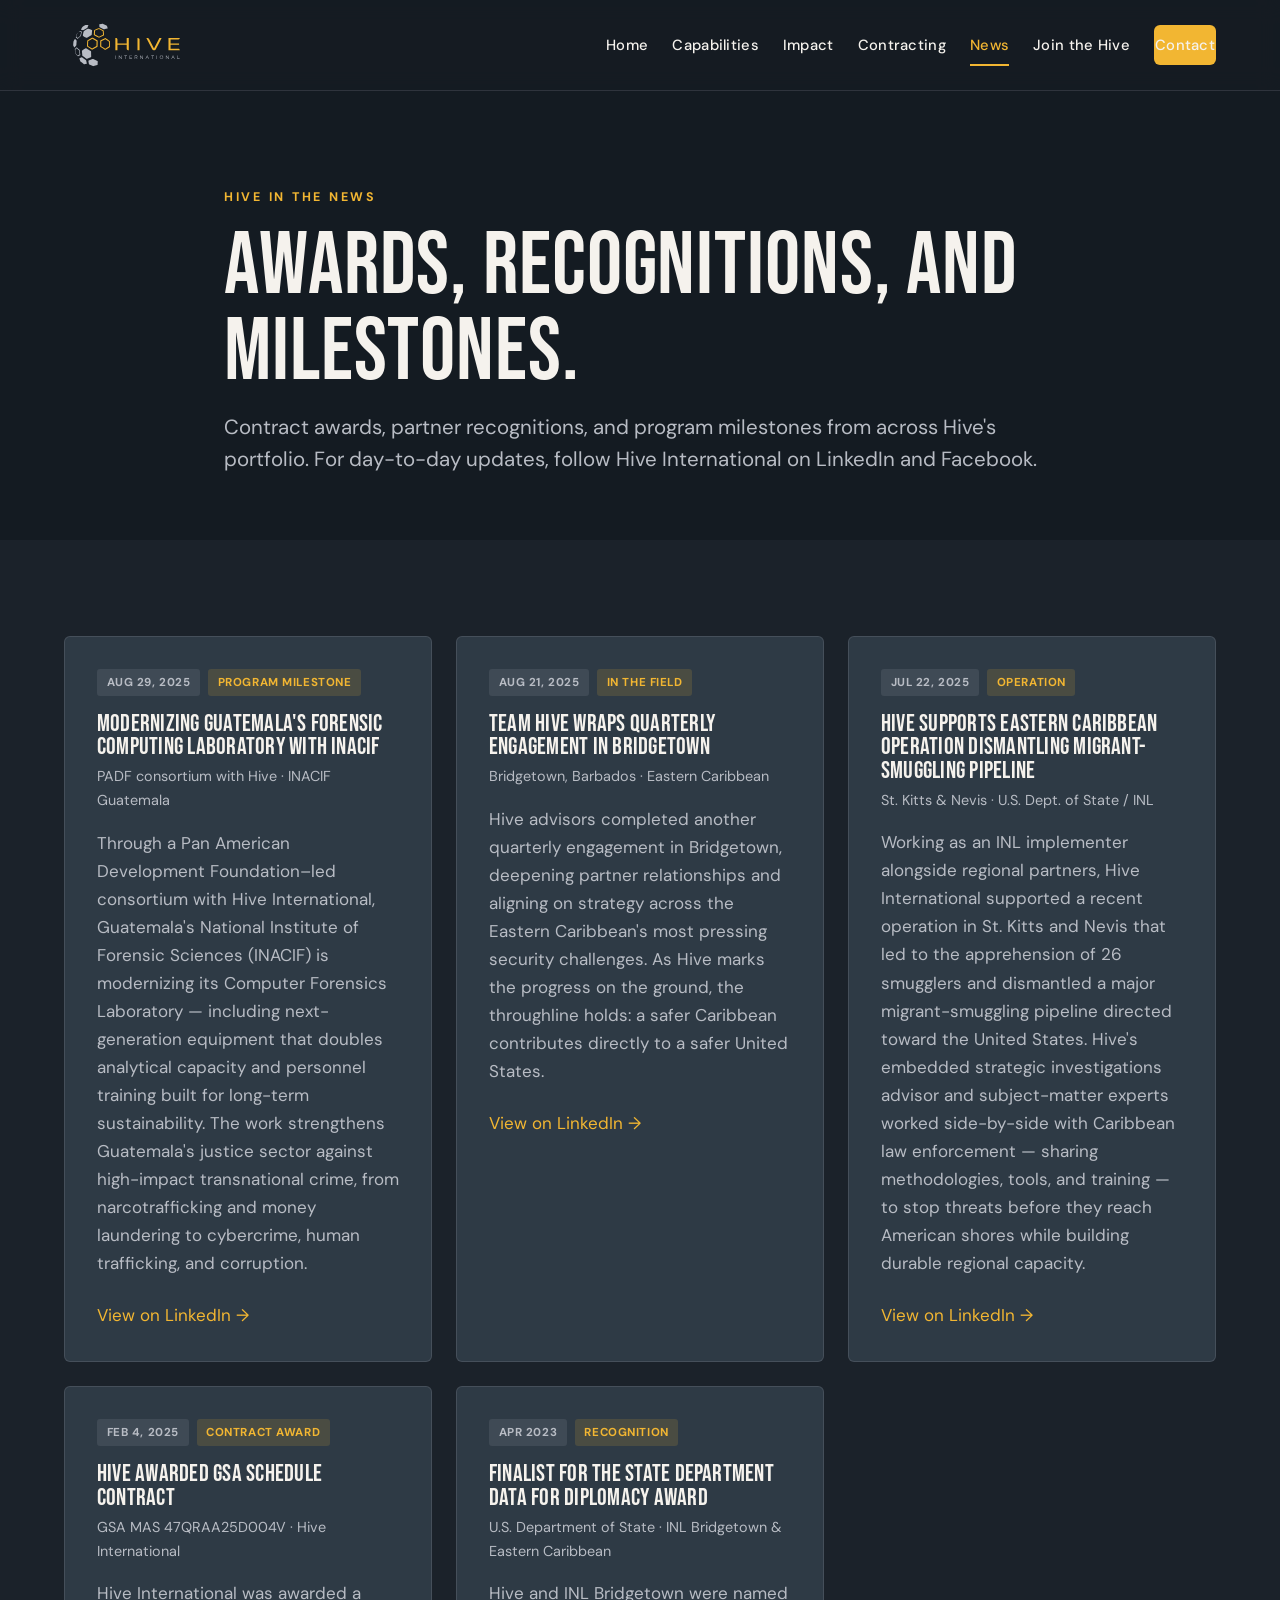
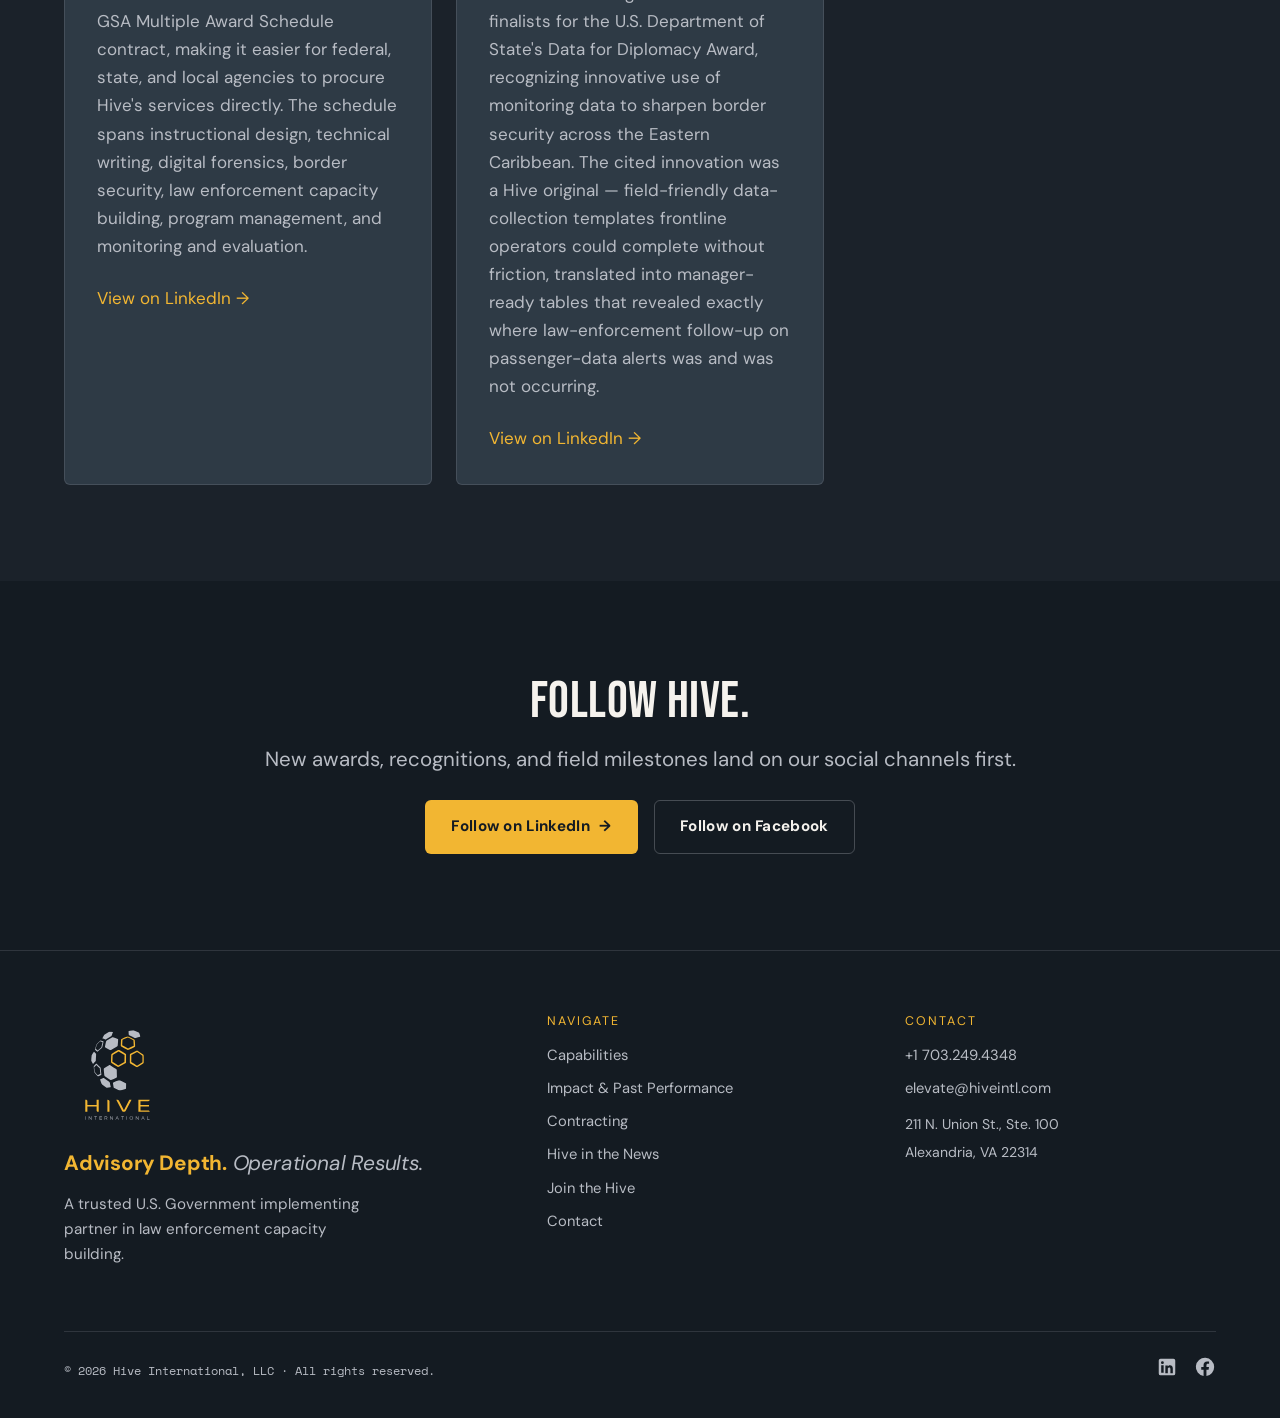
<file: news.html>
<!DOCTYPE html>
<html lang="en">
<head>
  <meta charset="UTF-8">
  <meta name="viewport" content="width=device-width, initial-scale=1.0">
  <title>Hive in the News — Hive International</title>
  <meta name="description" content="Hive in the News: contract awards, recognitions, and milestones from Hive International, a trusted U.S. Government law enforcement capacity-building partner.">
  <link rel="canonical" href="https://hiveintl.com/news">
  <meta property="og:type" content="website">
  <meta property="og:title" content="Hive in the News — Hive International">
  <meta property="og:description" content="Contract awards, recognitions, and milestones from Hive International — embedded advisory for U.S. Government law enforcement and security missions.">
  <meta property="og:image" content="https://hiveintl.com/assets/img/og_card.png">
  <meta property="og:url" content="https://hiveintl.com/news">
  <link rel="icon" href="assets/icons/favicon.ico" sizes="any">
  <link rel="icon" type="image/png" sizes="32x32" href="assets/icons/icon_32px.png">
  <link rel="apple-touch-icon" href="assets/icons/icon_180px.png">
  <link rel="preconnect" href="https://fonts.googleapis.com">
  <link rel="preconnect" href="https://fonts.gstatic.com" crossorigin>
  <link href="https://fonts.googleapis.com/css2?family=Bebas+Neue&family=Space+Mono:wght@400;700&family=DM+Sans:opsz,wght@9..40,400;9..40,500;9..40,700&display=swap" rel="stylesheet">
  <link rel="stylesheet" href="css/styles.css?v=4">
</head>
<body>
  <a class="skip-link" href="#main">Skip to content</a>

  <header class="site-header">
    <div class="container nav">
      <a class="nav-logo" href="index.html" aria-label="Hive International — home">
        <img src="assets/logos/hive_horizontal_primary.svg" alt="Hive International">
      </a>
      <button class="nav-toggle" aria-label="Toggle navigation" aria-expanded="false" aria-controls="nav-links">
        <span></span><span></span><span></span>
      </button>
      <nav class="nav-links" id="nav-links" aria-label="Primary">
        <a href="index.html">Home</a>
        <a href="capabilities.html">Capabilities</a>
        <a href="impact.html">Impact</a>
        <a href="contracting.html">Contracting</a>
        <a href="news.html" class="active">News</a>
        <a href="opportunities.html">Join the Hive</a>
        <a href="contact.html" class="btn btn-primary">Contact</a>
      </nav>
    </div>
  </header>

  <main id="main">

    <!-- Page header -->
    <section class="bg-deep" style="padding-top:var(--sp-7);padding-bottom:var(--sp-5);">
      <div class="container narrow">
        <span class="eyebrow reveal">Hive in the News</span>
        <h1 class="reveal">Awards, recognitions, and milestones.</h1>
        <p class="lead muted reveal" data-delay="1">Contract awards, partner recognitions, and program milestones from across Hive's portfolio. For day-to-day updates, follow Hive International on LinkedIn and Facebook.</p>
      </div>
    </section>

    <!-- News grid -->
    <section>
      <div class="container">
        <div class="pp-grid">

          <!-- ALL LINKS are placeholder LinkedIn-company fallbacks for now ("account for links later"):
               swap each to a specific post permalink / authority URL when supplied.
               DATES: only GSA (Feb 4 2025) is hard-sourced; others flagged inline. -->

          <!-- 0. INACIF Guatemala lab modernization — DATE + LINK CONFIRMED (LinkedIn post 8/29/2025) -->
          <article class="card pp-card reveal">
            <div class="pp-meta">
              <span class="tag tag-region">Aug 29, 2025</span>
              <span class="tag tag-role">Program Milestone</span>
            </div>
            <h3>Modernizing Guatemala's Forensic Computing Laboratory with INACIF</h3>
            <p class="client">PADF consortium with Hive · INACIF Guatemala</p>
            <p>Through a Pan American Development Foundation–led consortium with Hive International, Guatemala's National Institute of Forensic Sciences (INACIF) is modernizing its Computer Forensics Laboratory — including next-generation equipment that doubles analytical capacity and personnel training built for long-term sustainability. The work strengthens Guatemala's justice sector against high-impact transnational crime, from narcotrafficking and money laundering to cybercrime, human trafficking, and corruption.</p>
            <p style="margin-top:var(--sp-3);"><a href="https://www.linkedin.com/posts/hive-international-llc_activity-7367219095081025536-BInh" target="_blank" rel="noopener" class="card-link">View on LinkedIn <span class="arrow">→</span></a></p>
          </article>

          <!-- 0b. Bridgetown quarterly engagement — DATE + LINK CONFIRMED (LinkedIn post 8/21/2025). Lighter/relationship post — optional, cut if Matt prefers only hard milestones. Emoji stripped per brand. -->
          <article class="card pp-card reveal" data-delay="1">
            <div class="pp-meta">
              <span class="tag tag-region">Aug 21, 2025</span>
              <span class="tag tag-role">In the Field</span>
            </div>
            <h3>Team Hive Wraps Quarterly Engagement in Bridgetown</h3>
            <p class="client">Bridgetown, Barbados · Eastern Caribbean</p>
            <p>Hive advisors completed another quarterly engagement in Bridgetown, deepening partner relationships and aligning on strategy across the Eastern Caribbean's most pressing security challenges. As Hive marks the progress on the ground, the throughline holds: a safer Caribbean contributes directly to a safer United States.</p>
            <p style="margin-top:var(--sp-3);"><a href="https://www.linkedin.com/posts/hive-international-llc_activity-7364330621365542912" target="_blank" rel="noopener" class="card-link">View on LinkedIn <span class="arrow">→</span></a></p>
          </article>

          <!-- 0c. St. Kitts & Nevis operation — DATE + LINK CONFIRMED (LinkedIn post 7/22/2025). NOTE: source post names "a Haitian network"; softened to "migrant-smuggling pipeline" per public-page diplomacy — restore if Matt wants. Source post also links INL's own post (better authority) -->
          <article class="card pp-card reveal" data-delay="2">
            <div class="pp-meta">
              <span class="tag tag-region">Jul 22, 2025</span>
              <span class="tag tag-role">Operation</span>
            </div>
            <h3>Hive Supports Eastern Caribbean Operation Dismantling Migrant-Smuggling Pipeline</h3>
            <p class="client">St. Kitts &amp; Nevis · U.S. Dept. of State / INL</p>
            <p>Working as an INL implementer alongside regional partners, Hive International supported a recent operation in St. Kitts and Nevis that led to the apprehension of 26 smugglers and dismantled a major migrant-smuggling pipeline directed toward the United States. Hive's embedded strategic investigations advisor and subject-matter experts worked side-by-side with Caribbean law enforcement — sharing methodologies, tools, and training — to stop threats before they reach American shores while building durable regional capacity.</p>
            <p style="margin-top:var(--sp-3);"><a href="https://www.linkedin.com/posts/hive-international-llc_activity-7353473400318660608" target="_blank" rel="noopener" class="card-link">View on LinkedIn <span class="arrow">→</span></a></p>
          </article>

          <!-- 1. GSA Schedule award — DATE CONFIRMED (2/4/2025, per contracting page) -->
          <article class="card pp-card reveal">
            <div class="pp-meta">
              <span class="tag tag-region">Feb 4, 2025</span>
              <span class="tag tag-role">Contract Award</span>
            </div>
            <h3>Hive Awarded GSA Schedule Contract</h3>
            <p class="client">GSA MAS 47QRAA25D004V · Hive International</p>
            <p>Hive International was awarded a GSA Multiple Award Schedule contract, making it easier for federal, state, and local agencies to procure Hive's services directly. The schedule spans instructional design, technical writing, digital forensics, border security, law enforcement capacity building, program management, and monitoring and evaluation.</p>
            <p style="margin-top:var(--sp-3);"><a href="https://www.linkedin.com/company/hive-international-llc" target="_blank" rel="noopener" class="card-link">View on LinkedIn <span class="arrow">→</span></a></p>
          </article>

          <!-- 2. Data for Diplomacy — DATE CONFIRMED (finalist, Apr 2023; nomination email Mar 1 2023). FINALIST, not winner. Key cited innovation = Hive original. No names (Carlyn Messinger et al. omitted), no $. -->
          <article class="card pp-card reveal" data-delay="1">
            <div class="pp-meta">
              <span class="tag tag-region">Apr 2023</span>
              <span class="tag tag-role">Recognition</span>
            </div>
            <h3>Finalist for the State Department Data for Diplomacy Award</h3>
            <p class="client">U.S. Department of State · INL Bridgetown &amp; Eastern Caribbean</p>
            <p>Hive and INL Bridgetown were named finalists for the U.S. Department of State's Data for Diplomacy Award, recognizing innovative use of monitoring data to sharpen border security across the Eastern Caribbean. The cited innovation was a Hive original — field-friendly data-collection templates frontline operators could complete without friction, translated into manager-ready tables that revealed exactly where law-enforcement follow-up on passenger-data alerts was and was not occurring.</p>
            <p style="margin-top:var(--sp-3);"><a href="https://www.linkedin.com/company/hive-international-llc" target="_blank" rel="noopener" class="card-link">View on LinkedIn <span class="arrow">→</span></a></p>
          </article>

        </div>
      </div>
    </section>

    <!-- Follow prompt -->
    <section class="bg-deep" style="text-align:center;">
      <div class="container narrow">
        <h2 class="reveal">Follow Hive.</h2>
        <p class="lead muted reveal" data-delay="1">New awards, recognitions, and field milestones land on our social channels first.</p>
        <div class="hero-cta reveal" data-delay="2" style="justify-content:center;margin-top:var(--sp-3);">
          <a href="https://www.linkedin.com/company/hive-international-llc" target="_blank" rel="noopener" class="btn btn-primary">Follow on LinkedIn <span class="arrow">→</span></a>
          <a href="https://www.facebook.com/HIVEinternationalllc" target="_blank" rel="noopener" class="btn btn-secondary">Follow on Facebook</a>
        </div>
      </div>
    </section>

  </main>

  <footer class="site-footer">
    <div class="container">
      <div class="footer-grid">
        <div>
          <div class="footer-logo"><img src="assets/logos/hive_stacked_primary.svg" alt="Hive International"></div>
          <p class="tagline-lockup tagline-sm"><span class="td">Advisory Depth.</span> <span class="tr">Operational Results.</span></p>
          <p class="footer-tag">A trusted U.S. Government implementing partner in law enforcement capacity building.</p>
        </div>
        <div class="footer-col">
          <h4>Navigate</h4>
          <a href="capabilities.html">Capabilities</a>
          <a href="impact.html">Impact &amp; Past Performance</a>
          <a href="contracting.html">Contracting</a>
          <a href="news.html">Hive in the News</a>
          <a href="opportunities.html">Join the Hive</a>
          <a href="contact.html">Contact</a>
        </div>
        <div class="footer-col">
          <h4>Contact</h4>
          <a href="tel:+17032494348">+1 703.249.4348</a>
          <a href="mailto:elevate@hiveintl.com">elevate@hiveintl.com</a>
          <span class="footer-tag" style="font-size:.88rem;">211 N. Union St., Ste. 100<br>Alexandria, VA 22314</span>
        </div>
      </div>
      <div class="footer-bottom">
        <span class="mono">© <span data-year>2026</span> Hive International, LLC · All rights reserved.</span>
        <div class="footer-social">
          <a href="https://www.linkedin.com/company/hive-international-llc" target="_blank" rel="noopener" aria-label="Hive International on LinkedIn">
            <svg viewBox="0 0 24 24" fill="currentColor" aria-hidden="true"><path d="M19 3a2 2 0 0 1 2 2v14a2 2 0 0 1-2 2H5a2 2 0 0 1-2-2V5a2 2 0 0 1 2-2h14zM8.34 18.34V9.99H5.67v8.35h2.67zM7 8.8a1.55 1.55 0 1 0 0-3.1 1.55 1.55 0 0 0 0 3.1zm11.34 9.54v-4.57c0-2.45-1.31-3.59-3.06-3.59-1.41 0-2.04.78-2.39 1.32v-1.13h-2.67c.04.75 0 8.35 0 8.35h2.67v-4.66c0-.24.02-.48.09-.65.19-.48.63-.97 1.37-.97.97 0 1.36.73 1.36 1.81v4.47h2.63z"/></svg>
          </a>
          <a href="https://www.facebook.com/HIVEinternationalllc" target="_blank" rel="noopener" aria-label="Hive International on Facebook">
            <svg viewBox="0 0 24 24" fill="currentColor" aria-hidden="true"><path d="M22 12a10 10 0 1 0-11.56 9.88v-6.99H7.9V12h2.54V9.8c0-2.5 1.49-3.89 3.78-3.89 1.09 0 2.24.2 2.24.2v2.46h-1.26c-1.24 0-1.63.77-1.63 1.56V12h2.78l-.44 2.89h-2.34v6.99A10 10 0 0 0 22 12z"/></svg>
          </a>
        </div>
      </div>
    </div>
  </footer>

  <script src="js/main.js?v=5" defer></script>
</body>
</html>
</file>
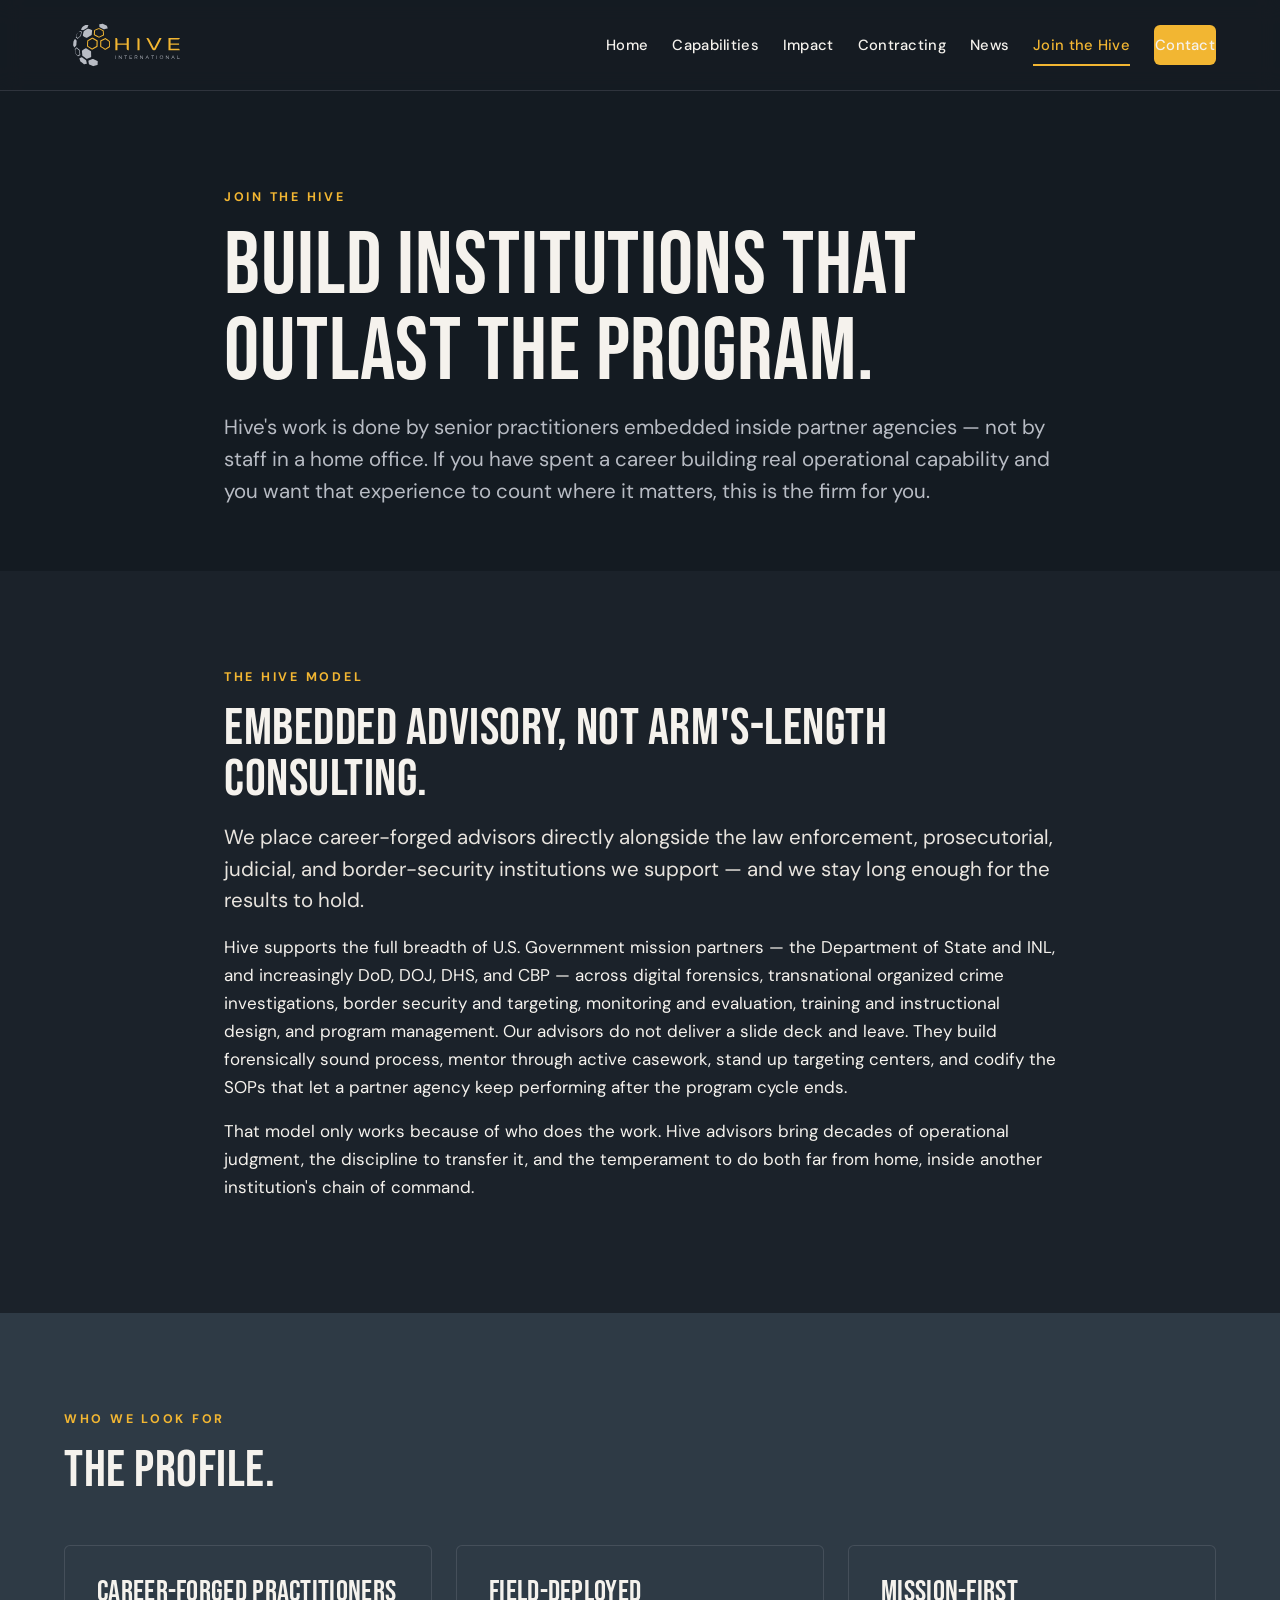
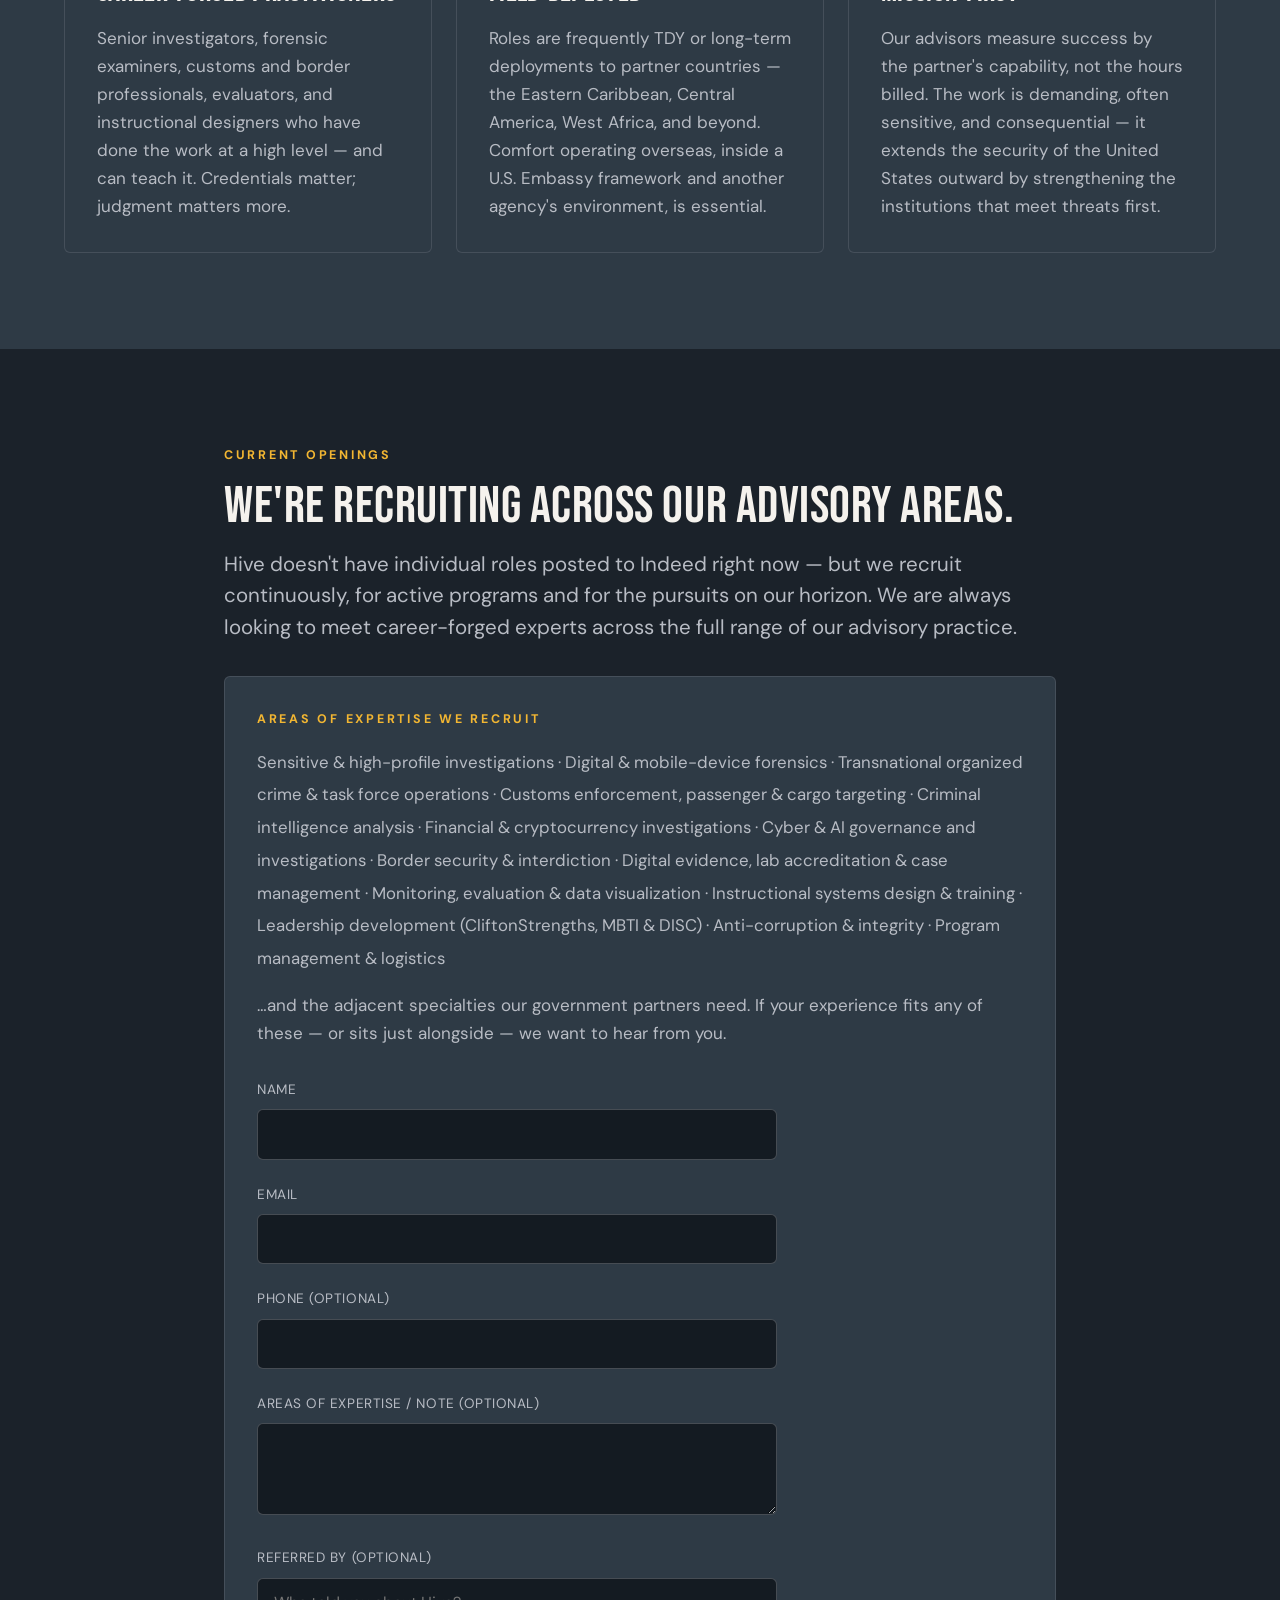
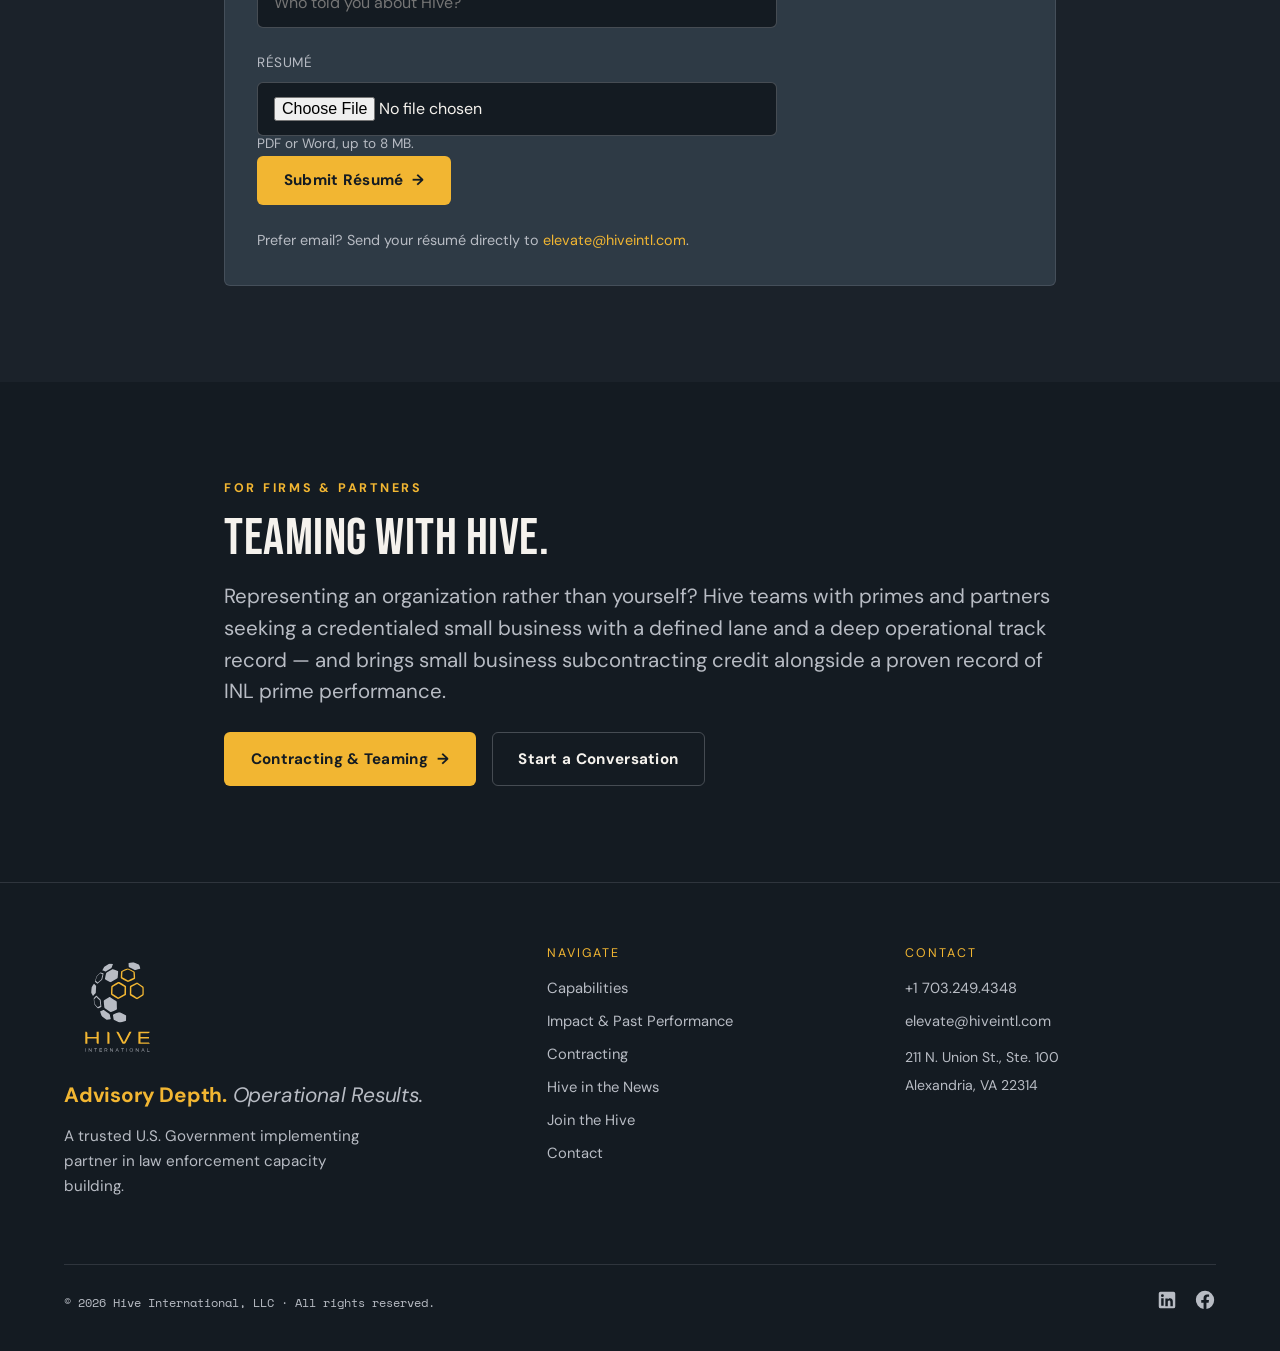
<file: opportunities.html>
<!DOCTYPE html>
<html lang="en">
<head>
  <meta charset="UTF-8">
  <meta name="viewport" content="width=device-width, initial-scale=1.0">
  <title>Join the Hive — Careers at Hive International</title>
  <meta name="description" content="Join Hive International's embedded advisory teams — career-forged digital forensics, investigations, border security, and M&E practitioners deployed in the field.">
  <link rel="canonical" href="https://hiveintl.com/opportunities">
  <meta property="og:type" content="website">
  <meta property="og:title" content="Join the Hive — Careers at Hive International">
  <meta property="og:description" content="Career-forged practitioners, embedded inside partner agencies. Explore current openings and introduce yourself to Hive International.">
  <meta property="og:image" content="https://hiveintl.com/assets/img/og_card.png">
  <meta property="og:url" content="https://hiveintl.com/opportunities">
  <link rel="icon" href="assets/icons/favicon.ico" sizes="any">
  <link rel="icon" type="image/png" sizes="32x32" href="assets/icons/icon_32px.png">
  <link rel="apple-touch-icon" href="assets/icons/icon_180px.png">
  <link rel="preconnect" href="https://fonts.googleapis.com">
  <link rel="preconnect" href="https://fonts.gstatic.com" crossorigin>
  <link href="https://fonts.googleapis.com/css2?family=Bebas+Neue&family=Space+Mono:wght@400;700&family=DM+Sans:opsz,wght@9..40,400;9..40,500;9..40,700&display=swap" rel="stylesheet">
  <link rel="stylesheet" href="css/styles.css?v=4">
</head>
<body>
  <a class="skip-link" href="#main">Skip to content</a>

  <header class="site-header">
    <div class="container nav">
      <a class="nav-logo" href="index.html" aria-label="Hive International — home">
        <img src="assets/logos/hive_horizontal_primary.svg" alt="Hive International">
      </a>
      <button class="nav-toggle" aria-label="Toggle navigation" aria-expanded="false" aria-controls="nav-links">
        <span></span><span></span><span></span>
      </button>
      <nav class="nav-links" id="nav-links" aria-label="Primary">
        <a href="index.html">Home</a>
        <a href="capabilities.html">Capabilities</a>
        <a href="impact.html">Impact</a>
        <a href="contracting.html">Contracting</a>
        <a href="news.html">News</a>
        <a href="opportunities.html" class="active">Join the Hive</a>
        <a href="contact.html" class="btn btn-primary">Contact</a>
      </nav>
    </div>
  </header>

  <main id="main">

    <!-- Page header -->
    <section class="bg-deep" style="padding-top:var(--sp-7);padding-bottom:var(--sp-5);">
      <div class="container narrow">
        <span class="eyebrow reveal">Join the Hive</span>
        <h1 class="reveal">Build institutions that outlast the program.</h1>
        <p class="lead muted reveal" data-delay="1">Hive's work is done by senior practitioners embedded inside partner agencies — not by staff in a home office. If you have spent a career building real operational capability and you want that experience to count where it matters, this is the firm for you.</p>
      </div>
    </section>

    <!-- The model -->
    <section>
      <div class="container narrow">
        <span class="eyebrow reveal">The Hive Model</span>
        <h2 class="reveal">Embedded advisory, not arm's-length consulting.</h2>
        <p class="lead reveal" data-delay="1">We place career-forged advisors directly alongside the law enforcement, prosecutorial, judicial, and border-security institutions we support — and we stay long enough for the results to hold.</p>
        <p class="reveal">Hive supports the full breadth of U.S. Government mission partners — the Department of State and INL, and increasingly DoD, DOJ, DHS, and CBP — across digital forensics, transnational organized crime investigations, border security and targeting, monitoring and evaluation, training and instructional design, and program management. Our advisors do not deliver a slide deck and leave. They build forensically sound process, mentor through active casework, stand up targeting centers, and codify the SOPs that let a partner agency keep performing after the program cycle ends.</p>
        <p class="reveal">That model only works because of who does the work. Hive advisors bring decades of operational judgment, the discipline to transfer it, and the temperament to do both far from home, inside another institution's chain of command.</p>
      </div>
    </section>

    <!-- The profile -->
    <section class="bg-charcoal">
      <div class="container">
        <div class="section-head reveal">
          <span class="eyebrow">Who We Look For</span>
          <h2>The profile.</h2>
        </div>
        <div class="grid grid-3">
          <article class="card reveal">
            <h3>Career-forged practitioners</h3>
            <p>Senior investigators, forensic examiners, customs and border professionals, evaluators, and instructional designers who have done the work at a high level — and can teach it. Credentials matter; judgment matters more.</p>
          </article>
          <article class="card reveal" data-delay="1">
            <h3>Field-deployed</h3>
            <p>Roles are frequently TDY or long-term deployments to partner countries — the Eastern Caribbean, Central America, West Africa, and beyond. Comfort operating overseas, inside a U.S. Embassy framework and another agency's environment, is essential.</p>
          </article>
          <article class="card reveal" data-delay="2">
            <h3>Mission-first</h3>
            <p>Our advisors measure success by the partner's capability, not the hours billed. The work is demanding, often sensitive, and consequential — it extends the security of the United States outward by strengthening the institutions that meet threats first.</p>
          </article>
        </div>
      </div>
    </section>

    <!-- Current openings -->
    <section id="openings">
      <div class="container narrow">
        <span class="eyebrow reveal">Current Openings</span>
        <h2 class="reveal">We're recruiting across our advisory areas.</h2>
        <p class="lead muted reveal" data-delay="1">Hive doesn't have individual roles posted to Indeed right now — but we recruit continuously, for active programs and for the pursuits on our horizon. We are always looking to meet career-forged experts across the full range of our advisory practice.</p>

        <!-- ===== When openings are live, replace the placeholder below with cards like this (one per posting):
        <div class="grid grid-2" style="margin-top:var(--sp-4);">
          <article class="card pp-card reveal">
            <div class="pp-meta">
              <span class="tag tag-role">Field-deployed</span>
              <span class="tag tag-region">Eastern Caribbean</span>
            </div>
            <h3>Digital Forensics Investigative Advisor</h3>
            <p class="client">Long-term deployment · INL program</p>
            <p>One-line role summary goes here.</p>
            <p style="margin-top:var(--sp-3);"><a href="INDEED_POSTING_URL" target="_blank" rel="noopener" class="card-link">View &amp; apply on Indeed <span class="arrow">→</span></a></p>
          </article>
        </div>
        ===== -->

        <div class="card reveal" data-delay="2" style="margin-top:var(--sp-4);">
          <span class="eyebrow" style="color:var(--gold);">Areas of Expertise We Recruit</span>
          <p style="font-size:1.05rem;line-height:1.95;margin-top:var(--sp-2);">Sensitive &amp; high-profile investigations · Digital &amp; mobile-device forensics · Transnational organized crime &amp; task force operations · Customs enforcement, passenger &amp; cargo targeting · Criminal intelligence analysis · Financial &amp; cryptocurrency investigations · Cyber &amp; AI governance and investigations · Border security &amp; interdiction · Digital evidence, lab accreditation &amp; case management · Monitoring, evaluation &amp; data visualization · Instructional systems design &amp; training · Leadership development (CliftonStrengths, MBTI &amp; DISC) · Anti-corruption &amp; integrity · Program management &amp; logistics</p>
          <p class="muted" style="margin-top:var(--sp-2);">…and the adjacent specialties our government partners need. If your experience fits any of these — or sits just alongside — we want to hear from you.</p>

          <form id="resume-form" style="margin-top:var(--sp-4);max-width:520px;" novalidate>
            <div style="position:absolute;left:-9999px;width:1px;height:1px;overflow:hidden" aria-hidden="true">
              <label for="r-website">Website</label>
              <input type="text" id="r-website" name="hp_url" tabindex="-1" autocomplete="off">
            </div>
            <div class="field">
              <label for="r-name">Name</label>
              <input type="text" id="r-name" name="name" autocomplete="name" required>
            </div>
            <div class="field">
              <label for="r-email">Email</label>
              <input type="email" id="r-email" name="email" autocomplete="email" required>
            </div>
            <div class="field">
              <label for="r-phone">Phone (optional)</label>
              <input type="tel" id="r-phone" name="phone" autocomplete="tel">
            </div>
            <div class="field">
              <label for="r-message">Areas of expertise / note (optional)</label>
              <textarea id="r-message" name="message" rows="3" style="min-height:90px;"></textarea>
            </div>
            <div class="field">
              <label for="r-referred">Referred by (optional)</label>
              <input type="text" id="r-referred" name="referred_by" placeholder="Who told you about Hive?">
            </div>
            <div class="field" style="margin-bottom:.35rem;">
              <label for="r-resume">Résumé</label>
              <input type="file" id="r-resume" name="resume" accept=".pdf,.doc,.docx" required>
            </div>
            <p class="field-note">PDF or Word, up to 8 MB.</p>
            <button type="submit" class="btn btn-primary" id="resume-submit-btn">Submit Résumé <span class="arrow">→</span></button>
            <p class="muted" style="margin-top:var(--sp-3);font-size:.9rem;">Prefer email? Send your résumé directly to <a href="mailto:elevate@hiveintl.com?subject=Expression%20of%20Interest%20%E2%80%94%20Hive%20International&amp;body=Please%20attach%20your%20resume%20and%20note%20your%20area(s)%20of%20expertise.">elevate@hiveintl.com</a>.</p>
          </form>

          <div class="form-success hidden" id="resume-success" tabindex="-1" role="status" style="margin-top:var(--sp-3);max-width:520px;">
            <h3 style="color:var(--status-active);">Résumé received.</h3>
            <p class="muted" style="margin-bottom:0;">Thank you — your submission has reached the Hive team and will be reviewed shortly.</p>
          </div>
          <div class="form-error hidden" id="resume-error" role="alert" style="margin-top:var(--sp-3);max-width:520px;"></div>
        </div>
      </div>
    </section>

    <!-- Firms / teaming -->
    <section id="interest" class="bg-deep">
      <div class="container narrow">
        <span class="eyebrow reveal">For Firms &amp; Partners</span>
        <h2 class="reveal">Teaming with Hive.</h2>
        <p class="lead muted reveal" data-delay="1">Representing an organization rather than yourself? Hive teams with primes and partners seeking a credentialed small business with a defined lane and a deep operational track record — and brings small business subcontracting credit alongside a proven record of INL prime performance.</p>
        <div class="hero-cta reveal" data-delay="2" style="margin-top:var(--sp-3);">
          <a href="contracting.html" class="btn btn-primary">Contracting &amp; Teaming <span class="arrow">→</span></a>
          <a href="contact.html" class="btn btn-secondary">Start a Conversation</a>
        </div>
      </div>
    </section>

  </main>

  <footer class="site-footer">
    <div class="container">
      <div class="footer-grid">
        <div>
          <div class="footer-logo"><img src="assets/logos/hive_stacked_primary.svg" alt="Hive International"></div>
          <p class="tagline-lockup tagline-sm"><span class="td">Advisory Depth.</span> <span class="tr">Operational Results.</span></p>
          <p class="footer-tag">A trusted U.S. Government implementing partner in law enforcement capacity building.</p>
        </div>
        <div class="footer-col">
          <h4>Navigate</h4>
          <a href="capabilities.html">Capabilities</a>
          <a href="impact.html">Impact &amp; Past Performance</a>
          <a href="contracting.html">Contracting</a>
          <a href="news.html">Hive in the News</a>
          <a href="opportunities.html">Join the Hive</a>
          <a href="contact.html">Contact</a>
        </div>
        <div class="footer-col">
          <h4>Contact</h4>
          <a href="tel:+17032494348">+1 703.249.4348</a>
          <a href="mailto:elevate@hiveintl.com">elevate@hiveintl.com</a>
          <span class="footer-tag" style="font-size:.88rem;">211 N. Union St., Ste. 100<br>Alexandria, VA 22314</span>
        </div>
      </div>
      <div class="footer-bottom">
        <span class="mono">© <span data-year>2026</span> Hive International, LLC · All rights reserved.</span>
        <div class="footer-social">
          <a href="https://www.linkedin.com/company/hive-international-llc" target="_blank" rel="noopener" aria-label="Hive International on LinkedIn">
            <svg viewBox="0 0 24 24" fill="currentColor" aria-hidden="true"><path d="M19 3a2 2 0 0 1 2 2v14a2 2 0 0 1-2 2H5a2 2 0 0 1-2-2V5a2 2 0 0 1 2-2h14zM8.34 18.34V9.99H5.67v8.35h2.67zM7 8.8a1.55 1.55 0 1 0 0-3.1 1.55 1.55 0 0 0 0 3.1zm11.34 9.54v-4.57c0-2.45-1.31-3.59-3.06-3.59-1.41 0-2.04.78-2.39 1.32v-1.13h-2.67c.04.75 0 8.35 0 8.35h2.67v-4.66c0-.24.02-.48.09-.65.19-.48.63-.97 1.37-.97.97 0 1.36.73 1.36 1.81v4.47h2.63z"/></svg>
          </a>
          <a href="https://www.facebook.com/HIVEinternationalllc" target="_blank" rel="noopener" aria-label="Hive International on Facebook">
            <svg viewBox="0 0 24 24" fill="currentColor" aria-hidden="true"><path d="M22 12a10 10 0 1 0-11.56 9.88v-6.99H7.9V12h2.54V9.8c0-2.5 1.49-3.89 3.78-3.89 1.09 0 2.24.2 2.24.2v2.46h-1.26c-1.24 0-1.63.77-1.63 1.56V12h2.78l-.44 2.89h-2.34v6.99A10 10 0 0 0 22 12z"/></svg>
          </a>
        </div>
      </div>
    </div>
  </footer>

  <script src="js/main.js?v=5" defer></script>
</body>
</html>
</file>
<file: css/styles.css>
/* ============================================================
   HIVE INTERNATIONAL — Site Stylesheet
   Design system locked to the Hive Master + Digital Brand Guides.
   Palette, type, and radius values mirror Brand-System/tokens/ (standards rule 6); change them there first.
   Register: dark, data-dense, authoritative.
   ============================================================ */

/* ---------- 1. Design tokens ---------- */
:root {
  /* Brand palette (from brand guides) */
  --slate:        #1B222A;   /* primary dark background */
  --charcoal:     #2E3A45;   /* secondary surface / cards */
  --deep-slate:   #141B22;   /* darkest — footer, hero base */
  --gold:         #F2B632;   /* primary accent */
  --gold-dim:     #D99A1C;   /* pressed gold: token hive-gold-deep */
  --silver:       #B8BCC4;   /* muted / secondary text */
  --warm-white:   #F5F2ED;   /* primary text on dark */
  --warm-white-2: #E8E4DE;
  --line:         rgba(184,188,196,0.16);  /* hairline borders */
  --line-strong:  rgba(184,188,196,0.30);

  /* Status / filter accents */
  --status-active:    #4CAF50;
  --status-complete:  #B8BCC4;
  --danger-text:      #EF8A87;   /* token hive-danger-text */

  /* Type */
  --font-display: 'Bebas Neue', 'Arial Narrow', sans-serif;
  --font-body:    'DM Sans', -apple-system, BlinkMacSystemFont, 'Segoe UI', sans-serif;
  --font-mono:    'Space Mono', ui-monospace, 'SF Mono', Menlo, monospace;

  /* Spacing scale */
  --sp-1: 0.5rem;  --sp-2: 1rem;   --sp-3: 1.5rem;  --sp-4: 2rem;
  --sp-5: 3rem;    --sp-6: 4rem;   --sp-7: 6rem;    --sp-8: 8rem;

  --container: 1200px;
  --container-narrow: 880px;
  --radius: 6px;   /* token radius-md */
  --shadow: 0 10px 40px rgba(0,0,0,0.35);
  --ease: cubic-bezier(0.22, 1, 0.36, 1);
}

/* ---------- 2. Reset & base ---------- */
*, *::before, *::after { box-sizing: border-box; }
html { scroll-behavior: smooth; -webkit-text-size-adjust: 100%; scroll-padding-top: 108px; }
body {
  margin: 0;
  font-family: var(--font-body);
  font-size: 1.0625rem;
  line-height: 1.65;
  color: var(--warm-white);
  background: var(--slate);
  -webkit-font-smoothing: antialiased;
  text-rendering: optimizeLegibility;
}
img { max-width: 100%; display: block; height: auto; }
a { color: var(--gold); text-decoration: none; transition: color .2s var(--ease); }
a:hover { color: var(--warm-white); }
ul { margin: 0; padding: 0; list-style: none; }

/* ---------- 3. Typography ---------- */
h1, h2, h3, h4 { font-family: var(--font-display); font-weight: 400; line-height: 0.98; letter-spacing: 0.01em; margin: 0 0 var(--sp-2); }
h1 { font-size: clamp(2.75rem, 7vw, 5.5rem); }
h2 { font-size: clamp(2rem, 4.5vw, 3.25rem); }
h3 { font-size: clamp(1.4rem, 2.5vw, 1.9rem); }
h4 { font-size: 1.25rem; letter-spacing: 0.02em; }
p { margin: 0 0 var(--sp-2); }
.lead { font-size: clamp(1.1rem, 1.6vw, 1.35rem); color: var(--warm-white-2); line-height: 1.55; }
.eyebrow {
  font-family: var(--font-body);
  font-size: 0.78rem; font-weight: 700;
  letter-spacing: 0.22em; text-transform: uppercase;
  color: var(--gold); margin-bottom: var(--sp-2); display: block;
}
.muted { color: var(--silver); }
.mono { font-family: var(--font-mono); }
strong { color: var(--warm-white); font-weight: 700; }

/* ---------- 4. Layout ---------- */
.container { width: 100%; max-width: var(--container); margin: 0 auto; padding: 0 var(--sp-3); }
.narrow { max-width: var(--container-narrow); }
section { padding: var(--sp-7) 0; }
.section-head { max-width: 760px; margin-bottom: var(--sp-5); }
.bg-charcoal { background: var(--charcoal); }
.bg-deep { background: var(--deep-slate); }

/* Skip link (a11y) */
.skip-link {
  position: absolute; left: -999px; top: 0; z-index: 1000;
  background: var(--gold); color: var(--deep-slate); padding: .75rem 1.25rem;
  font-weight: 700; border-radius: 0 0 var(--radius) 0;
}
.skip-link:focus { left: 0; }

/* Visible focus for keyboard users */
a:focus-visible, button:focus-visible, input:focus-visible,
textarea:focus-visible, [tabindex]:focus-visible {
  outline: 2px solid var(--gold); outline-offset: 3px;
}

/* ---------- 5. Buttons ---------- */
.btn {
  display: inline-flex; align-items: center; gap: .55rem;
  font-family: var(--font-body); font-weight: 700; font-size: 0.95rem;
  letter-spacing: 0.02em; padding: 0.85rem 1.6rem; border-radius: var(--radius);
  border: 1px solid transparent; cursor: pointer; transition: all .2s var(--ease);
}
.btn-primary { background: var(--gold); color: var(--deep-slate); }
.btn-primary:hover { background: var(--warm-white); color: var(--deep-slate); }
.btn-secondary { background: transparent; color: var(--warm-white); border-color: var(--line-strong); }
.btn-secondary:hover { border-color: var(--gold); color: var(--gold); }
.btn .arrow { transition: transform .2s var(--ease); }
.btn:hover .arrow { transform: translateX(3px); }

/* ---------- 6. Header / nav ---------- */
.site-header {
  position: sticky; top: 0; z-index: 100;
  background: rgba(20,27,34,0.85);
  backdrop-filter: blur(10px);
  border-bottom: 1px solid var(--line);
}
.nav { display: flex; align-items: center; justify-content: space-between; height: 90px; }
.nav-logo img { height: 66px; width: auto; }
.nav-links { display: flex; align-items: center; gap: var(--sp-3); }
.nav-links a {
  color: var(--warm-white); font-size: 0.92rem; font-weight: 500;
  letter-spacing: 0.02em; padding: .4rem 0; position: relative;
}
.nav-links a:not(.btn)::after {
  content: ''; position: absolute; left: 0; bottom: -2px; height: 2px; width: 0;
  background: var(--gold); transition: width .25s var(--ease);
}
.nav-links a:not(.btn):hover::after,
.nav-links a.active::after { width: 100%; }
.nav-links a.active { color: var(--gold); }
.nav-toggle {
  display: none; background: none; border: 0; cursor: pointer; padding: .5rem;
  flex-direction: column; gap: 5px;
}
.nav-toggle span { display: block; width: 26px; height: 2px; background: var(--warm-white); transition: all .25s var(--ease); }
.nav-toggle[aria-expanded="true"] span:nth-child(1) { transform: translateY(7px) rotate(45deg); }
.nav-toggle[aria-expanded="true"] span:nth-child(2) { opacity: 0; }
.nav-toggle[aria-expanded="true"] span:nth-child(3) { transform: translateY(-7px) rotate(-45deg); }

/* ---------- 7. Hero ---------- */
.hero { position: relative; min-height: calc(100vh - 90px); display: flex; align-items: center; overflow: hidden; background: var(--deep-slate); }
.hero-grid { position: absolute; inset: 0; width: 100%; height: 100%; z-index: 0; opacity: 0.5; }
.hero::after { /* vignette for legibility */
  content: ''; position: absolute; inset: 0; z-index: 1;
  background: radial-gradient(ellipse at 30% 50%, rgba(20,27,34,0.2), rgba(20,27,34,0.9) 80%);
}
.hero .container { position: relative; z-index: 2; }
.hero h1 { margin-bottom: var(--sp-3); }
.hero h1 .gold { color: var(--gold); display: block; }

/* Brand tagline lockup (gold "Advisory Depth." + silver italic "Operational Results.") */
.tagline-lockup {
  font-family: var(--font-body);
  line-height: 1.08;
  font-size: clamp(2.4rem, 5.5vw, 4.75rem);
  letter-spacing: -0.01em;
  margin-bottom: var(--sp-3);
}
.tagline-lockup .td { color: var(--gold); font-weight: 700; }
.tagline-lockup .tr { color: var(--silver); font-style: italic; font-weight: 400; display: block; }
.hero-sub { max-width: 640px; margin-bottom: var(--sp-4); }
.hero-cta { display: flex; flex-wrap: wrap; gap: var(--sp-2); }

/* ---------- 8. Counter bar ---------- */
.counter-bar { background: var(--charcoal); border-top: 1px solid var(--line); border-bottom: 1px solid var(--line); }
.counter-grid { display: grid; grid-template-columns: repeat(6, 1fr); gap: var(--sp-3); padding: var(--sp-5) 0; }
.counter { text-align: center; }
.counter .num { font-family: var(--font-display); font-size: clamp(2.4rem, 4vw, 3.4rem); color: var(--gold); line-height: 1; }
.counter .label { font-size: 0.8rem; color: var(--silver); letter-spacing: 0.04em; margin-top: .5rem; text-transform: uppercase; }
.stat-4 { display: grid; grid-template-columns: repeat(4, 1fr); gap: var(--sp-3); }

/* ---------- 9. Cards & grids ---------- */
.grid { display: grid; gap: var(--sp-3); }
.grid-3 { grid-template-columns: repeat(3, 1fr); }
.grid-2 { grid-template-columns: repeat(2, 1fr); }
.card {
  background: var(--charcoal); border: 1px solid var(--line); border-radius: var(--radius);
  padding: var(--sp-4); transition: border-color .25s var(--ease), transform .25s var(--ease);
}
.card:hover { border-color: var(--line-strong); transform: translateY(-3px); }
.card h3, .card h4 { color: var(--warm-white); }
.card p { color: var(--silver); margin-bottom: 0; }

/* Hex-framed icon */
.hex-icon { width: 56px; height: 62px; margin-bottom: var(--sp-2); display: flex; align-items: center; justify-content: center; }
.hex-icon svg { width: 100%; height: 100%; }
.hex-icon .glyph { stroke: var(--gold); }

/* Differentiator (numbered) */
.diff .num-tag { font-family: var(--font-display); font-size: 2.2rem; color: var(--gold); line-height: 1; opacity: .9; }

/* Capability card link */
.cap-card { display: flex; flex-direction: column; }
.cap-card .card-link { margin-top: var(--sp-3); color: var(--gold); font-weight: 700; font-size: 0.9rem; display: inline-flex; align-items: center; gap: .4rem; }
.cap-card:hover .card-link .arrow { transform: translateX(3px); }
.card-link .arrow { transition: transform .2s var(--ease); }

/* ---------- 10. Quote block ---------- */
.quote {
  border-left: 4px solid var(--gold); padding: var(--sp-2) 0 var(--sp-2) var(--sp-4);
  margin: 0 auto; max-width: 900px;
}
.quote blockquote { font-family: var(--font-body); font-size: clamp(1.25rem, 2.4vw, 1.7rem); line-height: 1.45; color: var(--warm-white); margin: 0 0 var(--sp-2); font-weight: 400; }
.quote cite { font-style: normal; color: var(--silver); font-size: 0.95rem; }

/* ---------- 11. Impact story strip ---------- */
.story { border-top: 1px solid var(--line); padding: var(--sp-4) 0; display: grid; grid-template-columns: 200px 1fr; gap: var(--sp-4); }
.story:last-child { border-bottom: 1px solid var(--line); }
.story h3 { color: var(--gold); }
.story p { color: var(--silver); margin-bottom: 0; }

/* ---------- 12. Contracting strip & table ---------- */
.contract-strip { background: var(--deep-slate); border-top: 1px solid var(--gold); }
.contract-strip .row { display: flex; flex-wrap: wrap; gap: var(--sp-2) var(--sp-4); padding: var(--sp-3) 0; align-items: center; justify-content: center; }
.contract-strip .item { font-family: var(--font-mono); font-size: 0.85rem; color: var(--silver); white-space: nowrap; }
.contract-strip .item b { color: var(--gold); font-weight: 700; }
.data-table { width: 100%; border-collapse: collapse; }
.data-table th, .data-table td { text-align: left; padding: .9rem 1rem; border-bottom: 1px solid var(--line); vertical-align: top; }
.data-table th { color: var(--silver); font-weight: 500; font-size: 0.85rem; letter-spacing: 0.05em; text-transform: uppercase; width: 34%; }
.data-table td { color: var(--warm-white); font-family: var(--font-mono); font-size: 0.95rem; }

/* ---------- 13. Past-performance filterable grid ---------- */
.filters { display: flex; flex-wrap: wrap; gap: var(--sp-1); margin-bottom: var(--sp-4); }
.filter-btn {
  background: transparent; border: 1px solid var(--line-strong); color: var(--silver);
  padding: .55rem 1.1rem; border-radius: 999px; font-family: var(--font-body);
  font-size: 0.85rem; font-weight: 500; cursor: pointer; transition: all .2s var(--ease);
}
.filter-btn:hover { color: var(--warm-white); border-color: var(--gold); }
.filter-btn.active { background: var(--gold); color: var(--deep-slate); border-color: var(--gold); font-weight: 700; }
.pp-grid { display: grid; grid-template-columns: repeat(3, 1fr); gap: var(--sp-3); }
.pp-card { display: flex; flex-direction: column; }
.pp-card .pp-meta { display: flex; flex-wrap: wrap; gap: .5rem; margin-bottom: var(--sp-2); }
.tag { font-size: 0.72rem; letter-spacing: 0.05em; text-transform: uppercase; padding: .25rem .6rem; border-radius: 3px; font-weight: 700; }
.tag-role { background: rgba(242,182,50,0.14); color: var(--gold); }
.tag-region { background: rgba(184,188,196,0.12); color: var(--silver); }
.tag-status { background: rgba(76,175,80,0.14); color: var(--status-active); }
.tag-status.complete { background: rgba(184,188,196,0.12); color: var(--silver); }
.pp-card h3 { font-size: 1.5rem; margin-bottom: .4rem; }
.pp-card .client { color: var(--silver); font-size: 0.9rem; margin-bottom: var(--sp-2); }
.pp-card ul.outcomes { display: flex; flex-direction: column; gap: .5rem; margin: 0 0 var(--sp-3); }
.pp-card ul.outcomes li { position: relative; padding-left: 1.3rem; color: var(--silver); font-size: 0.93rem; line-height: 1.45; }
.pp-card ul.outcomes li::before { content: ''; position: absolute; left: 0; top: .55rem; width: 8px; height: 8px; background: var(--gold); clip-path: polygon(50% 0, 100% 25%, 100% 75%, 50% 100%, 0 75%, 0 25%); }
.pp-card .coming-soon { margin-top: auto; font-size: 0.8rem; color: var(--silver); opacity: .7; letter-spacing: 0.04em; text-transform: uppercase; padding-top: var(--sp-2); border-top: 1px solid var(--line); }

/* ---------- 14. Contact ---------- */
.contact-grid { display: grid; grid-template-columns: 1.3fr 1fr; gap: var(--sp-6); }
.field { margin-bottom: var(--sp-3); }
.field label { display: block; font-size: 0.85rem; letter-spacing: 0.04em; text-transform: uppercase; color: var(--silver); margin-bottom: .5rem; }
.field input, .field textarea {
  width: 100%; background: var(--deep-slate); border: 1px solid var(--line-strong);
  border-radius: var(--radius); color: var(--warm-white); font-family: var(--font-body);
  font-size: 1rem; padding: .85rem 1rem; transition: border-color .2s var(--ease);
}
.field input:focus, .field textarea:focus { outline: none; border-color: var(--gold); }
.field textarea { resize: vertical; min-height: 150px; }
.hidden { display: none !important; }
.form-success { background: rgba(76,175,80,0.1); border: 1px solid var(--status-active); border-radius: var(--radius); padding: var(--sp-4); }
.form-error { background: rgba(239,138,135,0.08); border: 1px solid var(--danger-text); border-radius: var(--radius); padding: var(--sp-3); color: var(--danger-text); }
.field-note { color: var(--silver); font-size: 0.85rem; margin: -.5rem 0 var(--sp-3); }
.contact-detail { display: flex; gap: var(--sp-2); align-items: flex-start; margin-bottom: var(--sp-3); }
.contact-detail .k { color: var(--gold); font-size: 0.78rem; letter-spacing: 0.12em; text-transform: uppercase; min-width: 90px; padding-top: .2rem; }
.contact-detail .v { color: var(--warm-white); }
.contact-detail .v a { color: var(--warm-white); }
.contact-detail .v a:hover { color: var(--gold); }

/* ---------- 15. 404 ---------- */
.error-page { min-height: calc(100vh - 90px); display: flex; align-items: center; text-align: center; background: var(--deep-slate); }
.error-page .code { font-family: var(--font-display); font-size: clamp(7rem, 22vw, 16rem); color: var(--gold); line-height: 0.85; }

/* ---------- 16. Footer ---------- */
.site-footer { background: var(--deep-slate); border-top: 1px solid var(--line); padding: var(--sp-6) 0 var(--sp-4); }
.footer-grid { display: grid; grid-template-columns: 1.4fr 1fr 1fr; gap: var(--sp-5); margin-bottom: var(--sp-5); }
.footer-logo img { height: 120px; margin-bottom: var(--sp-2); }
.tagline-lockup.tagline-sm { font-size: 1.3rem; line-height: 1.2; margin-bottom: var(--sp-2); }
.tagline-lockup.tagline-sm .tr { display: inline; }
.footer-tag { color: var(--silver); max-width: 300px; font-size: 0.95rem; }
.footer-col h4 { font-family: var(--font-body); font-size: 0.78rem; letter-spacing: 0.16em; text-transform: uppercase; color: var(--gold); margin-bottom: var(--sp-2); }
.footer-col a { display: block; color: var(--silver); font-size: 0.92rem; margin-bottom: .55rem; }
.footer-col a:hover { color: var(--gold); }
.footer-bottom { border-top: 1px solid var(--line); padding-top: var(--sp-3); display: flex; flex-wrap: wrap; gap: var(--sp-2); justify-content: space-between; align-items: center; }
.footer-bottom .mono { font-size: 0.78rem; color: var(--silver); }
.footer-social { display: flex; gap: var(--sp-2); }
.footer-social a { color: var(--silver); }
.footer-social a:hover { color: var(--gold); }
.footer-social svg { width: 22px; height: 22px; }

/* ---------- 16b. Geographic footprint map ---------- */
.footprint-map { position: relative; max-width: 1000px; margin: 0 auto; }
.footprint-svg { width: 100%; height: auto; display: block; }
.footprint-svg .country { fill: #2E3A45; stroke: #141B22; stroke-width: 0.4; vector-effect: non-scaling-stroke; }
.footprint-svg .country.fp { fill: rgba(242,182,50,0.30); stroke: rgba(242,182,50,0.55); }
.footprint-svg .country.ilea { fill: rgba(242,182,50,0.11); stroke: rgba(242,182,50,0.20); }
.footprint-svg .ilea-dot { fill: rgba(242,182,50,0.55); pointer-events: none; }
.footprint-svg .glow { fill: url(#hiveGlow); opacity: .8; pointer-events: none; }
.map-legend { display: flex; gap: var(--sp-4); justify-content: center; flex-wrap: wrap; margin-top: var(--sp-4); font-size: 0.82rem; color: var(--silver); }
.map-legend span { display: inline-flex; align-items: center; gap: .55rem; }
.map-legend .sw { width: 14px; height: 14px; display: inline-block; border-radius: 3px; }
.map-legend .sw-op { width: 11px; height: 11px; border-radius: 50%; background: var(--gold); box-shadow: 0 0 7px 1px rgba(242,182,50,.7); }
.map-legend .sw-ilea { background: rgba(242,182,50,0.18); border: 1px solid rgba(242,182,50,0.45); }
.footprint-svg .dot { fill: var(--gold); transition: fill .2s var(--ease); }
.footprint-svg .marker { cursor: pointer; }
.footprint-svg .marker:focus { outline: none; }
.footprint-svg .marker:hover .dot, .footprint-svg .marker:focus-visible .dot { fill: var(--warm-white); }
.footprint-svg .marker:focus-visible .glow { opacity: 1; }
.map-tooltip { position: absolute; pointer-events: none; background: var(--deep-slate); border: 1px solid var(--gold); border-radius: var(--radius); padding: .5rem .8rem; transform: translate(-50%, -135%); white-space: nowrap; opacity: 0; transition: opacity .15s var(--ease); z-index: 6; box-shadow: var(--shadow); }
.map-tooltip .t-name { color: var(--gold); font-weight: 700; font-size: .9rem; display: block; }
.map-tooltip .t-prog { color: var(--silver); font-size: .78rem; }
.sr-only { position: absolute; width: 1px; height: 1px; padding: 0; margin: -1px; overflow: hidden; clip: rect(0 0 0 0); white-space: nowrap; border: 0; }

/* ---------- 17. Scroll-reveal animation ---------- */
.reveal { opacity: 0; transform: translateY(24px); transition: opacity .7s var(--ease), transform .7s var(--ease); }
.reveal.in { opacity: 1; transform: none; }
.reveal[data-delay="1"] { transition-delay: .08s; }
.reveal[data-delay="2"] { transition-delay: .16s; }
.reveal[data-delay="3"] { transition-delay: .24s; }
.reveal[data-delay="4"] { transition-delay: .32s; }
.reveal[data-delay="5"] { transition-delay: .40s; }

/* ---------- 18. Responsive ---------- */
@media (max-width: 980px) {
  .grid-3, .pp-grid { grid-template-columns: repeat(2, 1fr); }
  .contact-grid { grid-template-columns: 1fr; gap: var(--sp-5); }
  .footer-grid { grid-template-columns: 1fr 1fr; }
}
@media (max-width: 760px) {
  section { padding: var(--sp-6) 0; }
  .nav-toggle { display: flex; }
  .nav-links {
    position: fixed; inset: 90px 0 auto 0; flex-direction: column; align-items: flex-start;
    background: var(--deep-slate); border-bottom: 1px solid var(--line);
    padding: var(--sp-3) var(--sp-3) var(--sp-4); gap: var(--sp-2);
    transform: translateY(-120%); transition: transform .3s var(--ease); height: auto;
  }
  .nav-links.open { transform: translateY(0); }
  .nav-links a { width: 100%; font-size: 1.05rem; padding: .6rem 0; }
  .nav-links .btn { width: 100%; justify-content: center; }
  .counter-grid, .stat-4 { grid-template-columns: repeat(2, 1fr); gap: var(--sp-4) var(--sp-2); }
  .grid-3, .grid-2, .pp-grid { grid-template-columns: 1fr; }
  .story { grid-template-columns: 1fr; gap: var(--sp-2); }
  .footer-grid { grid-template-columns: 1fr; gap: var(--sp-4); }
  .data-table th { width: 42%; }
}

/* ---------- 19. Reduced motion (WCAG) ---------- */
@media (prefers-reduced-motion: reduce) {
  html { scroll-behavior: auto; }
  *, *::before, *::after { animation-duration: .001ms !important; animation-iteration-count: 1 !important; transition-duration: .001ms !important; }
  .reveal { opacity: 1; transform: none; }
  .hero-grid { animation: none !important; }
}
</file>
